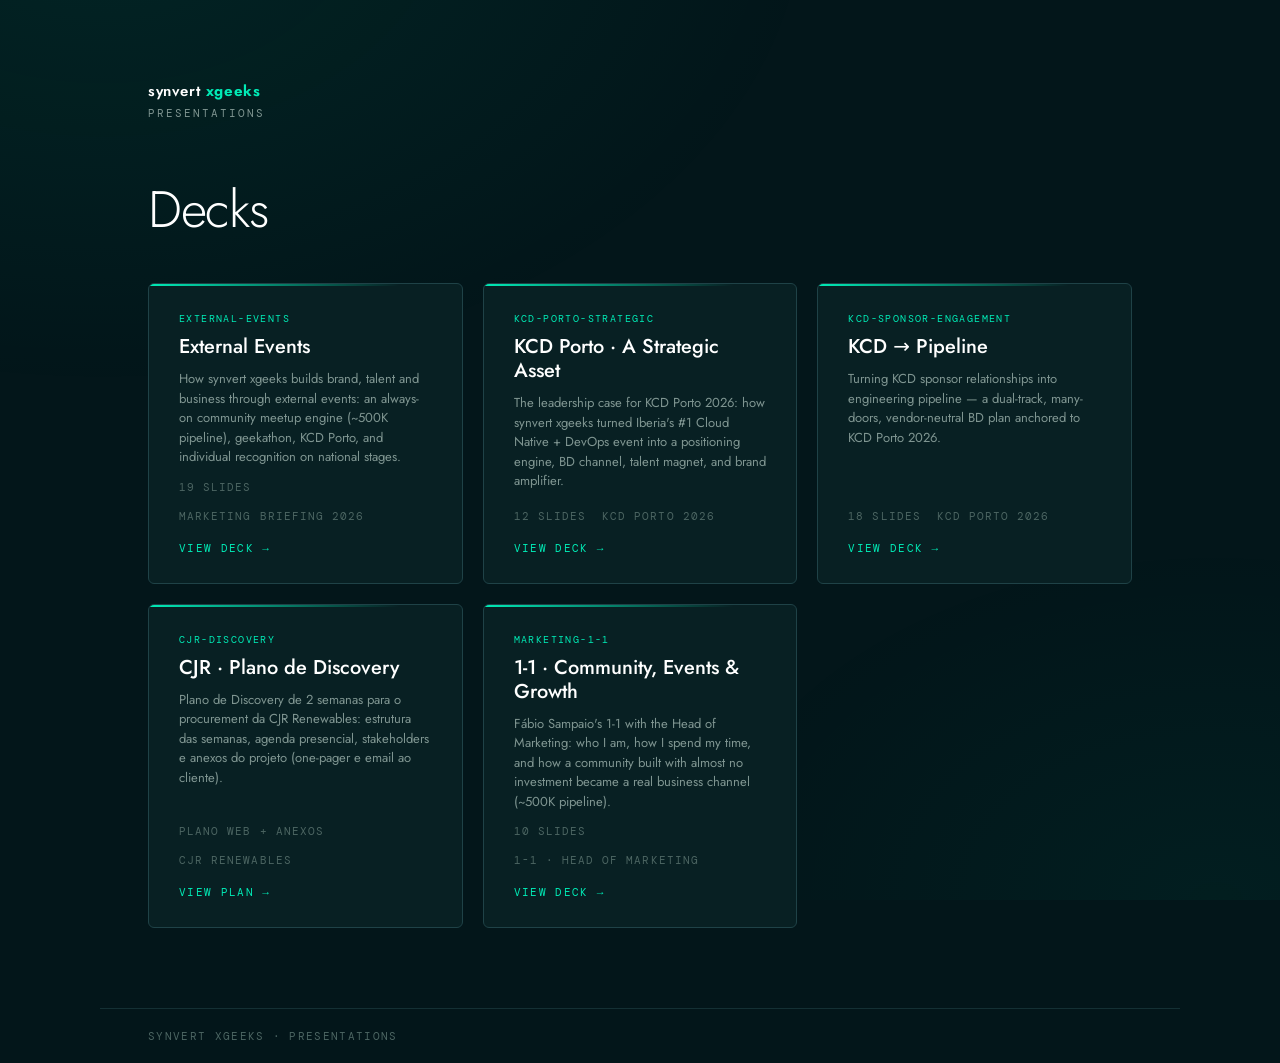
<file: index.html>
<!doctype html>
<html lang="en">
<head>
<meta charset="utf-8">
<meta name="viewport" content="width=device-width,initial-scale=1">
<title>Presentations · synvert xgeeks</title>
<meta name="description" content="synvert xgeeks presentation decks.">
<meta name="theme-color" content="#03161a">
<link rel="preconnect" href="https://fonts.googleapis.com">
<link rel="preconnect" href="https://fonts.gstatic.com" crossorigin>
<link href="https://fonts.googleapis.com/css2?family=Jost:wght@300;400;500;600&family=DM+Mono:wght@400;500&display=swap" rel="stylesheet">
<style>
:root {
  --bg:#03161a; --bg-2:#082023; --bg-3:#0d2a2e;
  --ink:#ffffff; --ink-2:#c7d8d4; --ink-3:#7f9591; --ink-4:#4c6562;
  --line:#143034; --line-2:#1f4247;
  --accent:#00EBB6; --accent-dim:#11b89a;
  --warm:#ff966e;
  --display:'Jost','Futura','Century Gothic',system-ui,sans-serif;
  --mono:'DM Mono',ui-monospace,SFMono-Regular,Menlo,monospace;
}
* { box-sizing:border-box; }
html, body { margin:0; padding:0; min-height:100vh; background:var(--bg); color:var(--ink); font-family:var(--display); -webkit-font-smoothing:antialiased; }
body { display:flex; flex-direction:column; }
body::before { content:''; position:fixed; inset:0; background:radial-gradient(ellipse 1200px 800px at 8% -10%, rgba(0,235,182,0.07), transparent 60%), radial-gradient(ellipse 900px 600px at 95% 100%, rgba(0,235,182,0.04), transparent 60%); pointer-events:none; z-index:0; }
.page { position:relative; z-index:1; max-width:1080px; margin:0 auto; width:100%; padding:80px 48px 80px; flex:1; }
header { margin-bottom:64px; }
.logo { font-family:var(--display); font-weight:600; font-size:15px; letter-spacing:0.04em; color:var(--ink); }
.logo b { color:var(--accent); }
.logo-sub { font-family:var(--mono); font-size:11px; letter-spacing:0.18em; text-transform:uppercase; color:var(--ink-3); margin-top:4px; }
h1 { font-family:var(--display); font-weight:300; font-size:clamp(32px,4vw,52px); line-height:1; letter-spacing:-0.025em; margin:0 0 12px; }
.deck-grid { display:grid; grid-template-columns:repeat(auto-fill, minmax(300px, 1fr)); gap:20px; margin-top:48px; }
.deck-card { background:var(--bg-2); border:1px solid var(--line-2); border-radius:6px; padding:28px 30px; text-decoration:none; color:inherit; display:flex; flex-direction:column; gap:10px; transition:border-color 200ms, background 200ms; position:relative; overflow:hidden; }
.deck-card::after { content:''; position:absolute; top:0; left:0; right:0; height:2px; background:linear-gradient(90deg,var(--accent),transparent 80%); }
.deck-card:hover { border-color:var(--accent-dim); background:var(--bg-3); }
.deck-card .deck-slug { font-family:var(--mono); font-size:10px; letter-spacing:0.14em; text-transform:uppercase; color:var(--accent); }
.deck-card .deck-title { font-family:var(--display); font-weight:500; font-size:20px; color:var(--ink); line-height:1.2; }
.deck-card .deck-desc { font-size:13px; color:var(--ink-3); line-height:1.5; flex:1; }
.deck-card .deck-meta { font-family:var(--mono); font-size:10.5px; letter-spacing:0.1em; text-transform:uppercase; color:var(--ink-4); display:flex; gap:16px; flex-wrap:wrap; margin-top:4px; }
.deck-card .deck-arrow { font-family:var(--mono); font-size:11px; letter-spacing:0.12em; text-transform:uppercase; color:var(--accent); margin-top:8px; }
footer { position:relative; z-index:1; border-top:1px solid var(--line); padding:20px 48px; font-family:var(--mono); font-size:11px; letter-spacing:0.12em; text-transform:uppercase; color:var(--ink-4); max-width:1080px; margin:0 auto; width:100%; }
@media (max-width:600px) { .page, footer { padding-left:22px; padding-right:22px; } .page { padding-top:48px; } }
</style>
</head>
<body>

<div class="page">
  <header>
    <div class="logo">synvert <b>xgeeks</b></div>
    <div class="logo-sub">Presentations</div>
  </header>

  <h1>Decks</h1>

  <div class="deck-grid">

    <!-- Add a .deck-card entry for each new presentation folder -->
    <a class="deck-card" href="external-events/">
      <div class="deck-slug">external-events</div>
      <div class="deck-title">External Events</div>
      <div class="deck-desc">How synvert xgeeks builds brand, talent and business through external events: an always-on community meetup engine (~500K pipeline), geekathon, KCD Porto, and individual recognition on national stages.</div>
      <div class="deck-meta"><span>19 slides</span><span>Marketing briefing 2026</span></div>
      <div class="deck-arrow">View deck →</div>
    </a>

    <a class="deck-card" href="kcd-porto-strategic/">
      <div class="deck-slug">kcd-porto-strategic</div>
      <div class="deck-title">KCD Porto · A Strategic Asset</div>
      <div class="deck-desc">The leadership case for KCD Porto 2026: how synvert xgeeks turned Iberia's #1 Cloud Native + DevOps event into a positioning engine, BD channel, talent magnet, and brand amplifier.</div>
      <div class="deck-meta"><span>12 slides</span><span>KCD Porto 2026</span></div>
      <div class="deck-arrow">View deck →</div>
    </a>

    <a class="deck-card" href="kcd-sponsor-engagement/">
      <div class="deck-slug">kcd-sponsor-engagement</div>
      <div class="deck-title">KCD → Pipeline</div>
      <div class="deck-desc">Turning KCD sponsor relationships into engineering pipeline — a dual-track, many-doors, vendor-neutral BD plan anchored to KCD Porto 2026.</div>
      <div class="deck-meta"><span>18 slides</span><span>KCD Porto 2026</span></div>
      <div class="deck-arrow">View deck →</div>
    </a>

    <a class="deck-card" href="cjr-discovery/">
      <div class="deck-slug">cjr-discovery</div>
      <div class="deck-title">CJR · Plano de Discovery</div>
      <div class="deck-desc">Plano de Discovery de 2 semanas para o procurement da CJR Renewables: estrutura das semanas, agenda presencial, stakeholders e anexos do projeto (one-pager e email ao cliente).</div>
      <div class="deck-meta"><span>Plano web + anexos</span><span>CJR Renewables</span></div>
      <div class="deck-arrow">View plan →</div>
    </a>

    <a class="deck-card" href="marketing-1-1/">
      <div class="deck-slug">marketing-1-1</div>
      <div class="deck-title">1-1 · Community, Events &amp; Growth</div>
      <div class="deck-desc">Fábio Sampaio's 1-1 with the Head of Marketing: who I am, how I spend my time, and how a community built with almost no investment became a real business channel (~500K pipeline).</div>
      <div class="deck-meta"><span>10 slides</span><span>1-1 · Head of Marketing</span></div>
      <div class="deck-arrow">View deck →</div>
    </a>

    <!-- COPY THIS BLOCK for each new presentation:
    <a class="deck-card" href="folder-name/">
      <div class="deck-slug">folder-name</div>
      <div class="deck-title">Presentation Title</div>
      <div class="deck-desc">One or two sentences describing the deck.</div>
      <div class="deck-meta"><span>N slides</span><span>Date or occasion</span></div>
      <div class="deck-arrow">View deck →</div>
    </a>
    -->

  </div>
</div>

<footer>synvert xgeeks · presentations</footer>

</body>
</html>
</file>
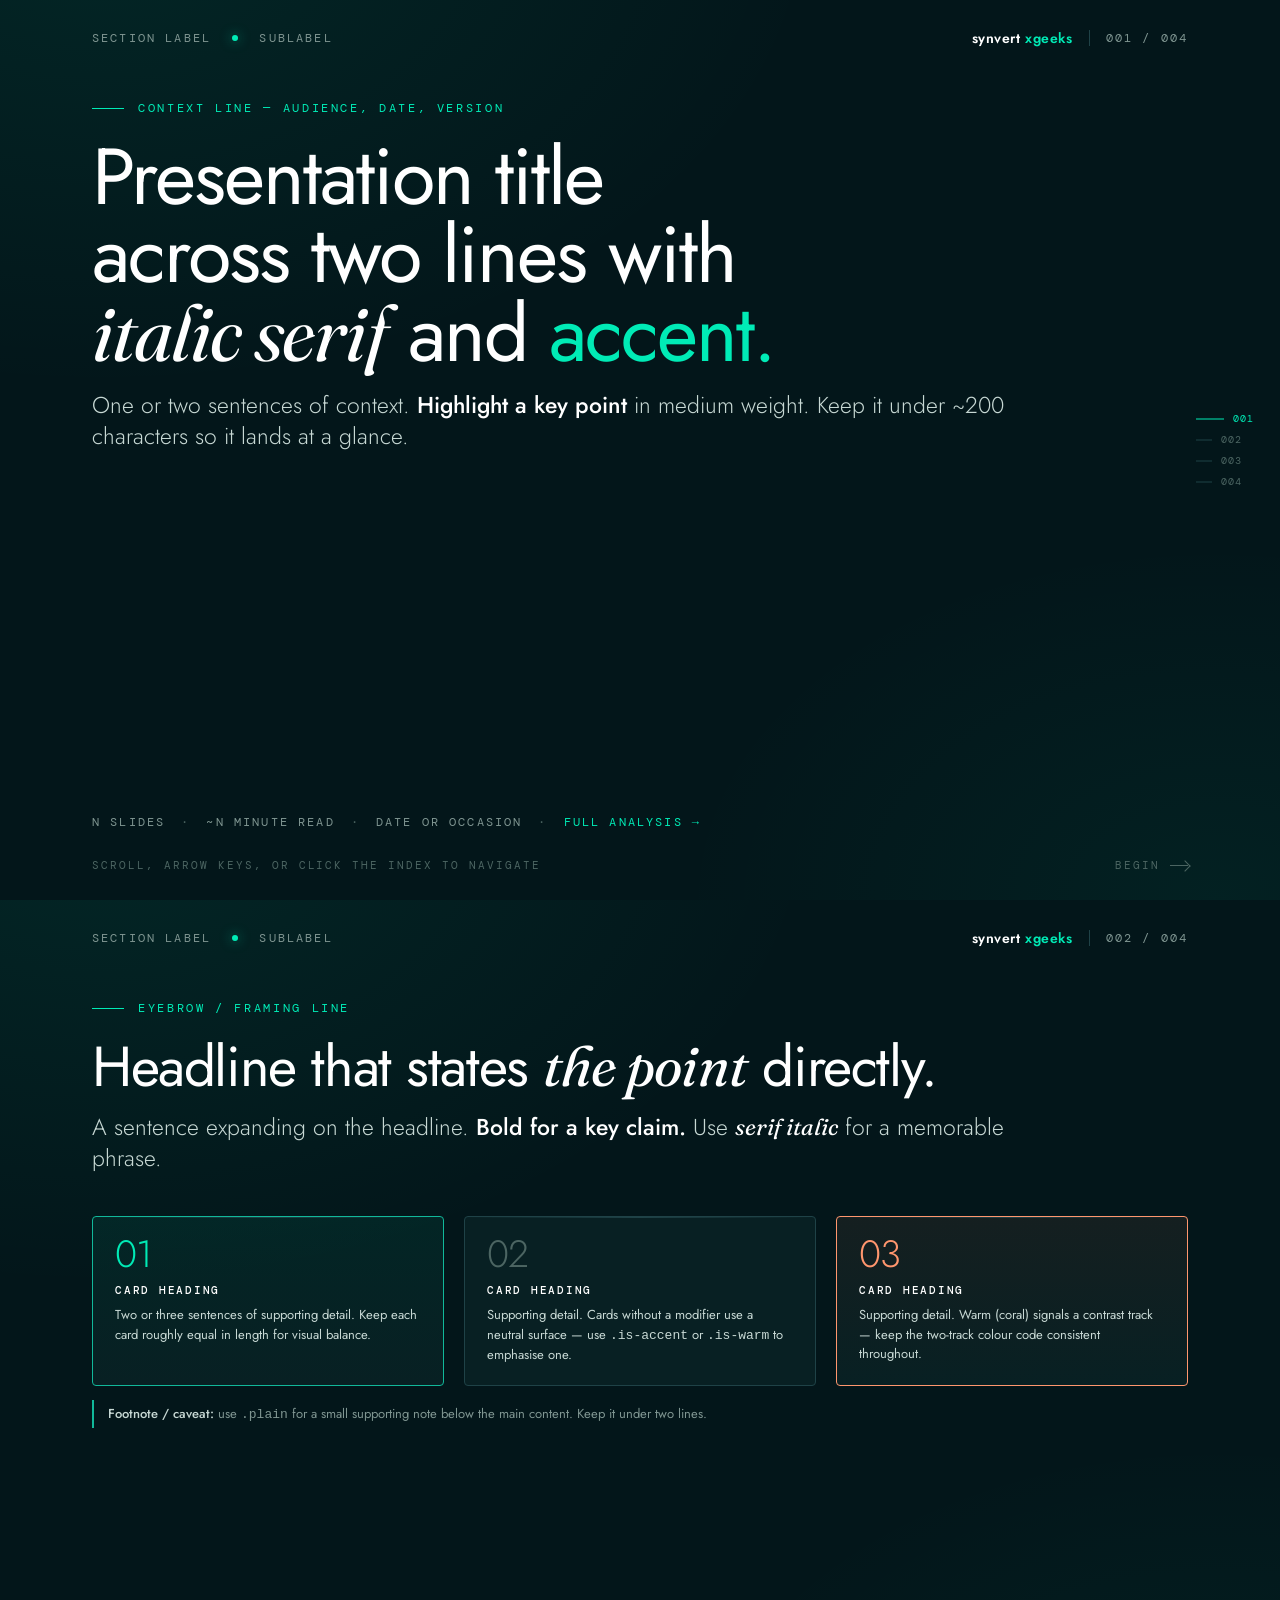
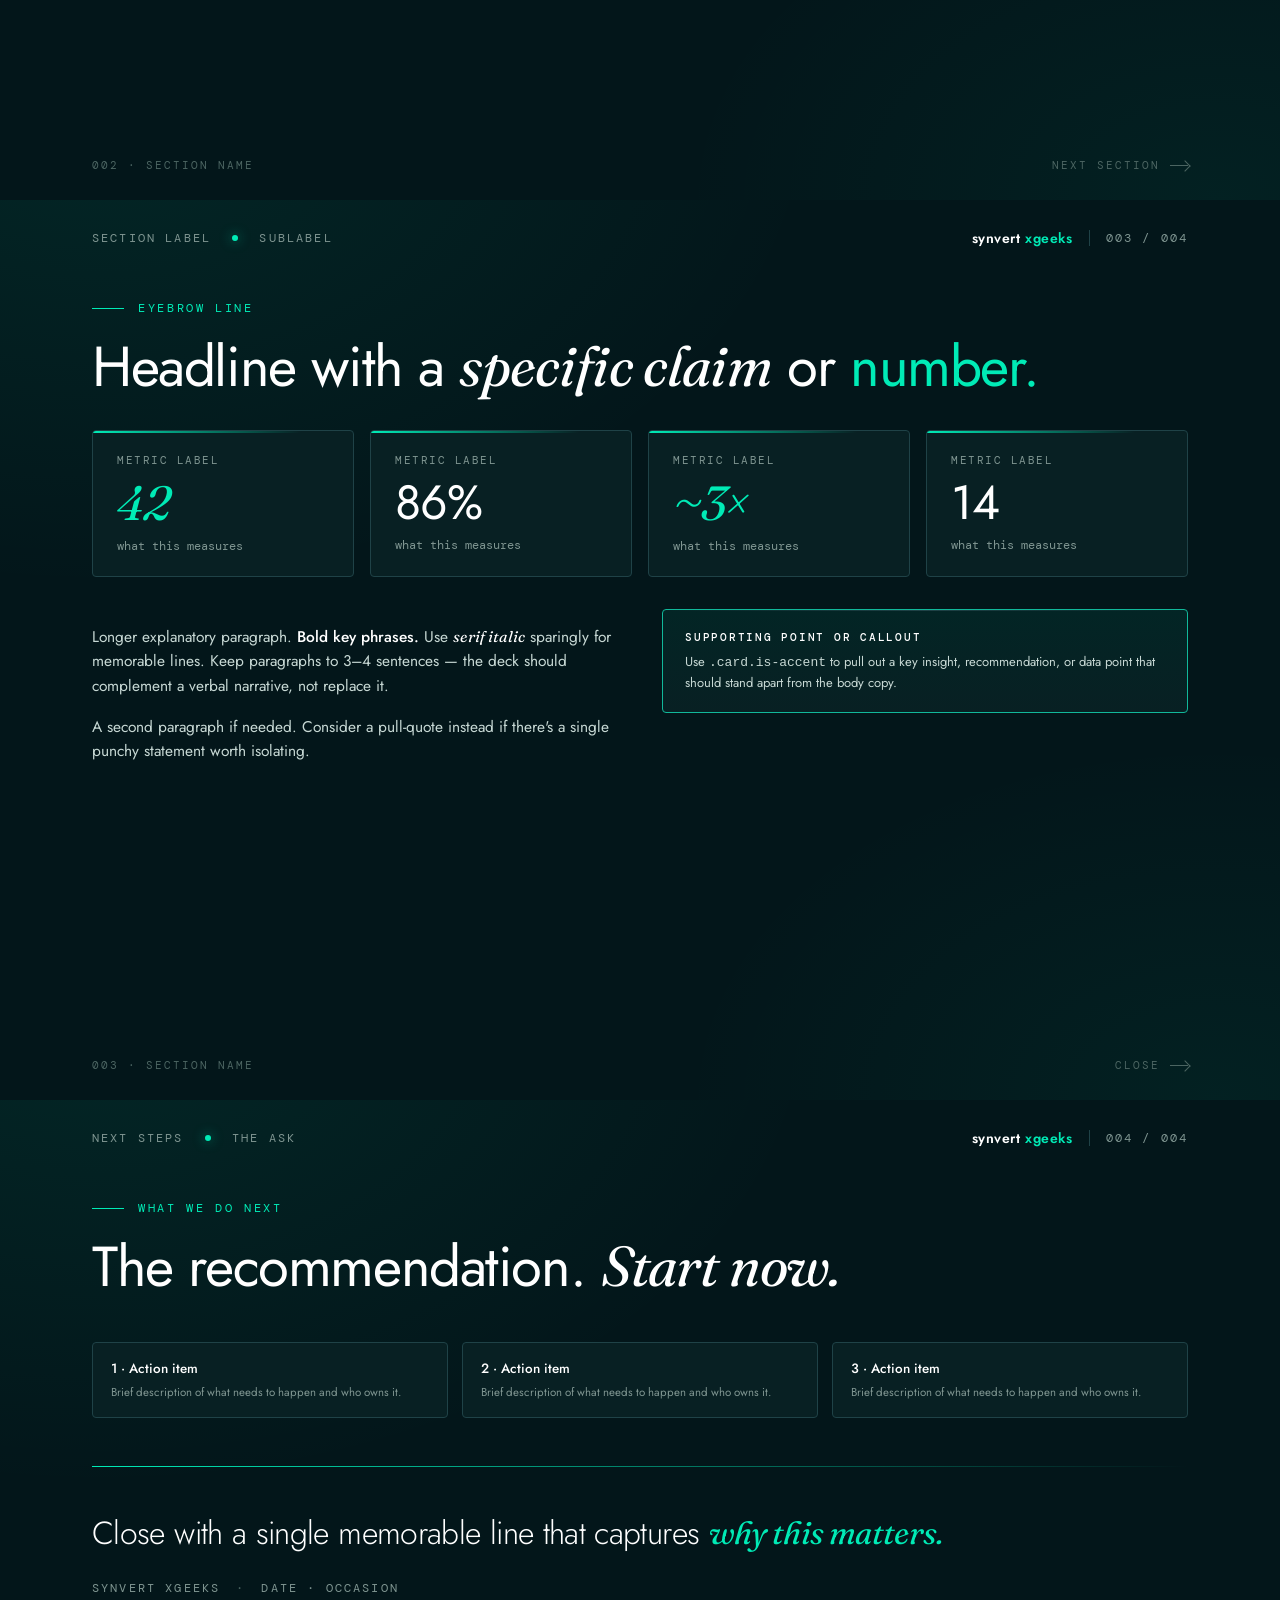
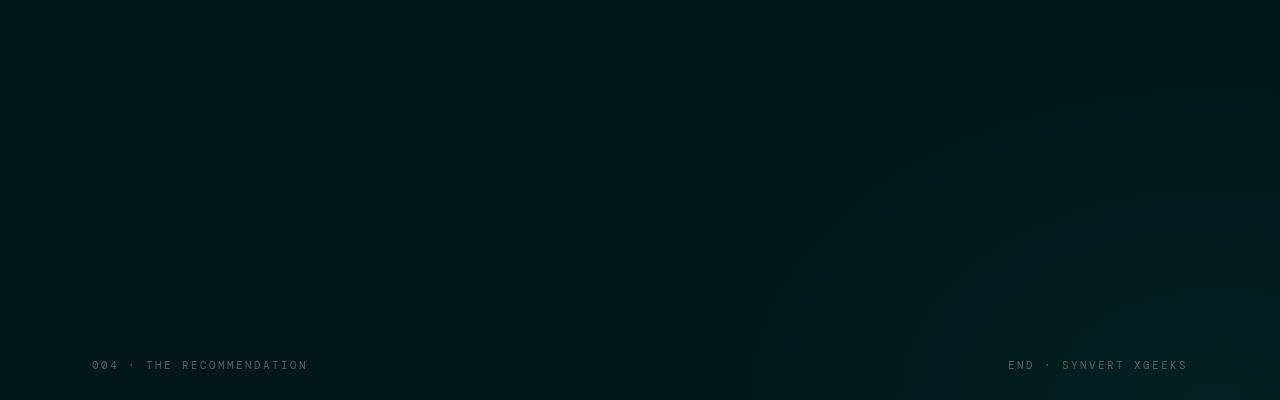
<file: _template/index.html>
<!doctype html>
<html lang="en">
<head>
<meta charset="utf-8">
<meta name="viewport" content="width=device-width,initial-scale=1">
<!-- EDIT: title and description -->
<title>Presentation Title · synvert xgeeks</title>
<meta name="description" content="One-line description of this presentation.">
<meta name="theme-color" content="#03161a">
<link rel="preconnect" href="https://fonts.googleapis.com">
<link rel="preconnect" href="https://fonts.gstatic.com" crossorigin>
<link href="https://fonts.googleapis.com/css2?family=Jost:wght@300;400;500;600;700&family=DM+Mono:wght@400;500&family=Fraunces:ital,wght@0,400;1,400;1,500&display=swap" rel="stylesheet">
<style>
/* ─── Design tokens ──────────────────────────────────────────────────────── */
:root {
  --bg:#03161a; --bg-2:#082023; --bg-3:#0d2a2e;
  --ink:#ffffff; --ink-2:#c7d8d4; --ink-3:#7f9591; --ink-4:#4c6562;
  --line:#143034; --line-2:#1f4247;
  --accent:#00EBB6; --accent-dim:#11b89a; --accent-deep:#064a40;
  --warm:#ff966e;
  --good:#00EBB6; --good-bg:rgba(0,235,182,0.12);
  --bad:#f87171; --bad-bg:rgba(248,113,113,0.12);
  --warn:#fbbf24; --warn-bg:rgba(251,191,36,0.12);
  --display:'Jost','Futura','Century Gothic',system-ui,sans-serif;
  --sans:'Jost','Futura','Century Gothic',system-ui,sans-serif;
  --serif:'Fraunces',Georgia,serif;
  --mono:'DM Mono',ui-monospace,SFMono-Regular,Menlo,monospace;
}
/* ─── Reset & base ───────────────────────────────────────────────────────── */
* { box-sizing:border-box; }
html, body { margin:0; padding:0; background:#000; color:var(--ink); font-family:var(--sans); -webkit-font-smoothing:antialiased; text-rendering:optimizeLegibility; }
html { scroll-behavior:smooth; }
body { min-height:100vh; scroll-snap-type:y mandatory; overflow-y:scroll; overscroll-behavior:contain; }
.deck { display:block; }
/* ─── Slide shell ────────────────────────────────────────────────────────── */
.slide { position:relative; min-height:100vh; background:var(--bg); scroll-snap-align:start; scroll-snap-stop:always; overflow:hidden; display:flex; flex-direction:column; }
.slide::before { content:''; position:absolute; inset:0; background:radial-gradient(ellipse 1200px 800px at 8% -10%, rgba(0,235,182,0.08), transparent 60%), radial-gradient(ellipse 900px 600px at 95% 100%, rgba(0,235,182,0.05), transparent 60%); pointer-events:none; z-index:0; }
.frame { position:relative; flex:1; padding:100px 92px 70px; display:flex; flex-direction:column; z-index:1; max-width:1520px; margin:0 auto; width:100%; }
/* ─── Chrome (top bar) ───────────────────────────────────────────────────── */
.chrome { position:absolute; top:28px; left:92px; right:92px; display:flex; justify-content:space-between; align-items:center; z-index:2; font-family:var(--mono); font-size:12px; letter-spacing:0.18em; text-transform:uppercase; color:var(--ink-3); }
.chrome .dot { display:inline-block; width:6px; height:6px; background:var(--accent); border-radius:999px; margin:0 12px 2px; vertical-align:middle; box-shadow:0 0 12px rgba(0,235,182,0.6); }
.chrome__right { display:flex; align-items:center; gap:16px; }
.chrome__mark { font-family:var(--display); font-weight:600; font-size:14px; letter-spacing:0.04em; text-transform:none; color:var(--ink); }
.chrome__mark b { color:var(--accent); font-weight:600; }
.chrome__pageno { border-left:1px solid var(--line-2); padding-left:16px; color:var(--ink-3); }
/* ─── Typography ─────────────────────────────────────────────────────────── */
.kicker { font-family:var(--mono); font-size:12px; letter-spacing:0.22em; text-transform:uppercase; color:var(--accent); display:inline-flex; align-items:center; gap:14px; margin:0 0 22px 0; }
.kicker::before { content:''; width:32px; height:1px; background:var(--accent); }
.display { font-family:var(--display); font-weight:400; line-height:0.98; letter-spacing:-0.025em; color:var(--ink); margin:0; }
.display em, .display i { font-family:var(--serif); font-style:italic; font-weight:400; letter-spacing:-0.015em; }
.display .accent { color:var(--accent); }
h1.display { font-size:clamp(40px,6.2vw,90px); }
h2.display { font-size:clamp(28px,4.4vw,58px); }
.subhead { font-family:var(--display); font-weight:300; font-size:clamp(17px,1.85vw,23px); line-height:1.35; color:var(--ink-2); margin:18px 0 0 0; max-width:980px; }
.subhead em { font-family:var(--serif); font-style:italic; font-weight:400; color:var(--ink); }
.subhead strong { font-weight:500; color:var(--ink); }
.body-text { font-family:var(--display); font-weight:400; font-size:15.5px; line-height:1.6; color:var(--ink-2); max-width:920px; }
.body-text strong { color:var(--ink); font-weight:500; }
.body-text em { font-family:var(--serif); font-style:italic; font-weight:400; color:var(--ink); }
.accent-text { color:var(--accent); } .warm-text { color:var(--warm); } .muted { color:var(--ink-3); }
.plain { font-family:var(--display); font-size:13px; line-height:1.5; color:var(--ink-3); border-left:2px solid var(--accent-dim); padding:4px 0 4px 14px; margin:14px 0 0; max-width:980px; }
.plain b { color:var(--ink-2); font-weight:500; }
.pull-quote { font-family:var(--display); font-weight:300; font-size:clamp(24px,3.5vw,44px); line-height:1.15; letter-spacing:-0.02em; color:var(--ink); max-width:1140px; margin:0; }
.pull-quote em { font-family:var(--serif); font-style:italic; font-weight:400; color:var(--accent); }
/* ─── Bottom bar ─────────────────────────────────────────────────────────── */
.slide__bottom { position:absolute; bottom:28px; left:92px; right:92px; display:flex; justify-content:space-between; align-items:flex-end; font-family:var(--mono); font-size:11px; letter-spacing:0.18em; text-transform:uppercase; color:var(--ink-4); z-index:2; }
.slide__bottom .hint { display:flex; align-items:center; gap:10px; }
.slide__bottom .hint .arrow { display:inline-block; width:18px; height:1px; background:var(--ink-4); position:relative; }
.slide__bottom .hint .arrow::after { content:''; position:absolute; right:-1px; top:-3px; width:7px; height:7px; border-right:1px solid var(--ink-4); border-bottom:1px solid var(--ink-4); transform:rotate(-45deg); }
/* ─── Progress rail ──────────────────────────────────────────────────────── */
.deck-progress { position:fixed; right:26px; top:50%; transform:translateY(-50%); z-index:50; display:flex; flex-direction:column; gap:5px; font-family:var(--mono); font-size:9.5px; letter-spacing:0.12em; text-transform:uppercase; color:var(--ink-4); }
.deck-progress a { color:inherit; text-decoration:none; display:flex; align-items:center; gap:9px; padding:2px 0; cursor:pointer; transition:color 200ms; }
.deck-progress a:hover { color:var(--ink-2); }
.deck-progress a::before { content:''; width:16px; height:1px; background:var(--line-2); transition:background 200ms,width 200ms; }
.deck-progress a.is-active { color:var(--accent); }
.deck-progress a.is-active::before { background:var(--accent); width:28px; }
/* ─── Cover helpers ──────────────────────────────────────────────────────── */
.cover-slot { margin-top:auto; display:flex; flex-direction:column; gap:16px; }
.cover-meta { font-family:var(--mono); font-size:12px; letter-spacing:0.18em; text-transform:uppercase; color:var(--ink-3); display:flex; gap:16px; flex-wrap:wrap; }
.cover-meta span + span::before { content:'·'; margin-right:16px; color:var(--ink-4); }
/* ─── Grids ──────────────────────────────────────────────────────────────── */
.grid-2 { display:grid; grid-template-columns:1fr 1fr; gap:44px; align-items:start; }
.grid-3 { display:grid; grid-template-columns:1fr 1fr 1fr; gap:20px; }
.grid-4 { display:grid; grid-template-columns:repeat(4,1fr); gap:16px; }
.divider { height:1px; background:var(--line-2); margin:24px 0; }
.divider--accent { background:linear-gradient(90deg,var(--accent),transparent); }
/* ─── Cards ──────────────────────────────────────────────────────────────── */
.card { background:var(--bg-2); border:1px solid var(--line-2); padding:20px 22px; border-radius:4px; position:relative; overflow:hidden; }
.card::before { content:''; position:absolute; top:0; left:0; right:0; height:1px; background:linear-gradient(90deg,transparent,var(--line-2),transparent); }
.card .card-num { font-family:var(--display); font-weight:300; font-size:38px; line-height:0.9; color:var(--ink-4); letter-spacing:-0.02em; }
.card .card-label { font-family:var(--mono); font-size:11px; letter-spacing:0.16em; text-transform:uppercase; color:var(--ink); margin-top:12px; font-weight:500; }
.card .card-body { font-size:13px; color:var(--ink-2); line-height:1.5; margin-top:8px; }
.card.is-accent { border-color:var(--accent-dim); background:linear-gradient(180deg,rgba(0,235,182,0.07),var(--bg-2)); }
.card.is-accent .card-num { color:var(--accent); }
.card.is-warm { border-color:var(--warm); background:linear-gradient(180deg,rgba(255,150,110,0.07),var(--bg-2)); }
.card.is-warm .card-num { color:var(--warm); }
/* ─── KPIs ───────────────────────────────────────────────────────────────── */
.kpi { background:var(--bg-2); border:1px solid var(--line-2); padding:22px 24px; border-radius:4px; display:flex; flex-direction:column; gap:6px; position:relative; overflow:hidden; }
.kpi::after { content:''; position:absolute; left:0; right:0; top:0; height:2px; background:linear-gradient(90deg,var(--accent),transparent 80%); }
.kpi .kpi-label { font-family:var(--mono); font-size:11px; letter-spacing:0.14em; text-transform:uppercase; color:var(--ink-3); }
.kpi .kpi-value { font-family:var(--display); font-weight:400; font-size:48px; line-height:1; color:var(--ink); letter-spacing:-0.025em; margin-top:6px; }
.kpi .kpi-value em { font-family:var(--serif); font-style:italic; font-weight:400; color:var(--accent); }
.kpi .kpi-sub { font-family:var(--mono); font-size:12px; color:var(--ink-3); margin-top:4px; }
/* ─── Lanes (two-track) ──────────────────────────────────────────────────── */
.lanes { display:grid; grid-template-columns:1fr 1fr; gap:22px; margin-top:24px; }
.lane { border:1px solid var(--line-2); border-radius:6px; padding:22px 24px; background:var(--bg-2); }
.lane.a { border-top:3px solid var(--warm); } .lane.b { border-top:3px solid var(--accent); }
.lane .lane-role { font-family:var(--mono); font-size:11px; letter-spacing:0.14em; text-transform:uppercase; color:var(--ink-3); }
.lane .lane-title { font-family:var(--display); font-weight:500; font-size:20px; color:var(--ink); margin:6px 0 12px; }
.lane.a .lane-title { color:var(--warm); } .lane.b .lane-title { color:var(--accent); }
.lane ul { margin:0; padding-left:18px; } .lane li { font-size:13.5px; color:var(--ink-2); line-height:1.5; margin-bottom:7px; }
/* ─── Rule strip ─────────────────────────────────────────────────────────── */
.rule-strip { margin-top:22px; display:grid; grid-template-columns:repeat(4,1fr); gap:14px; }
.rule-strip .rule-item { border:1px solid var(--line-2); border-radius:4px; padding:14px 16px; background:var(--bg-2); }
.rule-strip .rule-n { font-family:var(--mono); font-size:11px; color:var(--accent); letter-spacing:0.12em; }
.rule-strip .rule-t { font-family:var(--display); font-weight:500; font-size:13.5px; color:var(--ink); margin-top:7px; line-height:1.35; }
.rule-strip .rule-d { font-size:11.5px; color:var(--ink-3); line-height:1.45; margin-top:5px; }
/* ─── Data table ─────────────────────────────────────────────────────────── */
.dt { margin-top:18px; border:1px solid var(--line-2); border-radius:6px; overflow:hidden; font-size:12.5px; }
.dt .dt-h, .dt .dt-r { display:grid; align-items:center; }
.dt .dt-h { background:var(--bg-3); font-family:var(--mono); font-size:10px; letter-spacing:0.1em; text-transform:uppercase; color:var(--ink-3); padding:10px 16px; }
.dt .dt-r { padding:10px 16px; border-top:1px solid var(--line); background:var(--bg-2); color:var(--ink-2); }
.dt .dt-r b { color:var(--ink); font-weight:500; }
/* ─── Status chips ───────────────────────────────────────────────────────── */
.heat { font-family:var(--mono); font-size:10px; letter-spacing:0.06em; text-transform:uppercase; padding:2px 9px; border-radius:999px; display:inline-block; }
.heat.hot { color:var(--warm); border:1px solid var(--warm); }
.heat.warm { color:var(--warn); border:1px solid rgba(251,191,36,0.5); }
.heat.cold { color:var(--ink-3); border:1px solid var(--line-2); }
.tag-pill { font-family:var(--mono); font-size:10px; letter-spacing:0.05em; padding:1px 8px; border-radius:999px; }
.tag-pill.cli { color:var(--accent); border:1px solid var(--accent-dim); }
.tag-pill.par { color:var(--warm); border:1px solid var(--warm); }
.tag-pill.com { color:var(--ink-3); border:1px solid var(--line-2); }
.tag-pill.yes { color:var(--accent); border:1px solid var(--accent-dim); }
.tag-pill.no  { color:var(--ink-3); border:1px solid var(--line-2); }
/* ─── State matrix ───────────────────────────────────────────────────────── */
.smx { margin-top:20px; border:1px solid var(--line-2); border-radius:6px; overflow:hidden; }
.smx .smx-h, .smx .smx-r { display:grid; grid-template-columns:1.3fr 1fr 1.1fr 1.6fr; }
.smx .smx-h { background:var(--bg-3); font-family:var(--mono); font-size:10px; letter-spacing:0.1em; text-transform:uppercase; color:var(--ink-3); }
.smx .smx-h > div, .smx .smx-r > div { padding:11px 16px; border-top:1px solid var(--line); }
.smx .smx-r { background:var(--bg-2); font-size:12.5px; color:var(--ink-2); line-height:1.4; }
.smx .smx-r .st { font-family:var(--display); font-weight:500; color:var(--ink); }
.smx .smx-r b { color:var(--ink); font-weight:500; }
.go-yes { color:var(--accent); font-weight:500; } .go-no { color:var(--bad); font-weight:500; } .go-soft { color:var(--warn); font-weight:500; }
/* ─── Route-in schematic ─────────────────────────────────────────────────── */
.schema { display:grid; grid-template-columns:1fr 64px 1fr; gap:0; align-items:center; margin-top:24px; }
.schema .col-h { font-family:var(--mono); font-size:10.5px; letter-spacing:0.12em; text-transform:uppercase; margin-bottom:12px; }
.schema .routeins .col-h { color:var(--warm); } .schema .targets .col-h { color:var(--accent); }
.schema .node { background:var(--bg-2); border:1px solid var(--line-2); border-radius:6px; padding:13px 16px; margin-bottom:10px; }
.schema .node .nn { font-family:var(--display); font-weight:500; font-size:14px; color:var(--ink); }
.schema .node .nr { font-size:11.5px; color:var(--ink-3); margin-top:2px; }
.schema .routeins .node { border-left:3px solid var(--warm); }
.schema .targets .node { border-left:3px solid var(--accent); }
.schema .arrow-col { display:flex; flex-direction:column; align-items:center; gap:6px; color:var(--accent); }
.schema .arrow-col .ln { font-family:var(--mono); font-size:8.5px; letter-spacing:0.08em; color:var(--ink-3); text-transform:uppercase; text-align:center; }
.schema .arrow-col .ar { font-size:22px; line-height:1; color:var(--accent); }
/* ─── Person / bench ─────────────────────────────────────────────────────── */
.bench { display:grid; grid-template-columns:repeat(3,1fr); gap:12px; margin-top:8px; }
.person { background:var(--bg-2); border:1px solid var(--line-2); border-radius:4px; padding:13px 15px; }
.person .pn { font-family:var(--display); font-weight:500; font-size:15px; color:var(--ink); }
.person .pr { font-family:var(--mono); font-size:9.5px; letter-spacing:0.08em; text-transform:uppercase; color:var(--accent); margin:3px 0 6px; }
.person .pb { font-size:12px; color:var(--ink-2); line-height:1.45; }
.person.open { border-left:3px solid var(--warm); } .person.open .pr { color:var(--warm); }
.person.tech { border-left:3px solid var(--accent); }
/* ─── Doors ──────────────────────────────────────────────────────────────── */
.doors { display:grid; grid-template-columns:repeat(4,1fr); gap:13px; margin-top:22px; }
.door { background:var(--bg-2); border:1px solid var(--line-2); border-radius:4px; padding:16px 17px; display:flex; flex-direction:column; gap:7px; }
.door .door-phase { font-family:var(--mono); font-size:9.5px; letter-spacing:0.12em; text-transform:uppercase; color:var(--accent); }
.door .door-name { font-family:var(--display); font-weight:500; font-size:15.5px; color:var(--ink); line-height:1.2; }
.door .door-body { font-size:11.5px; color:var(--ink-2); line-height:1.45; }
.door.hot { border-color:var(--accent-dim); background:linear-gradient(180deg,rgba(0,235,182,0.06),var(--bg-2)); }
/* ─── Segmentation table ─────────────────────────────────────────────────── */
.segtable { margin-top:20px; border:1px solid var(--line-2); border-radius:6px; overflow:hidden; font-size:12px; }
.segtable .seg-row { display:grid; grid-template-columns:150px 1fr; border-bottom:1px solid var(--line); }
.segtable .seg-row:last-child { border-bottom:0; }
.segtable .seg-h { background:var(--bg-3); font-family:var(--mono); font-size:10px; letter-spacing:0.1em; text-transform:uppercase; padding:12px 16px; display:flex; align-items:center; }
.segtable .seg-h.client { color:var(--accent); } .segtable .seg-h.partner { color:var(--warm); } .segtable .seg-h.neutral { color:var(--ink-3); }
.segtable .seg-names { padding:12px 16px; color:var(--ink-2); line-height:1.55; background:var(--bg-2); }
.segtable .seg-names b { color:var(--ink); font-weight:500; } .segtable .seg-names .dual { color:var(--warm); }
/* ─── Tiers ──────────────────────────────────────────────────────────────── */
.tiers { display:flex; flex-direction:column; gap:11px; margin-top:18px; }
.tier { display:grid; grid-template-columns:118px 1fr; gap:20px; align-items:center; background:var(--bg-2); border:1px solid var(--line-2); border-radius:4px; padding:15px 22px; }
.tier.t1 { border-left:3px solid var(--accent); } .tier.reach { border-left:3px solid var(--warn); } .tier.t2 { border-left:3px solid var(--warm); } .tier.t3 { border-left:3px solid var(--ink-4); }
.tier .tier-tag { font-family:var(--display); font-weight:500; font-size:18px; color:var(--ink); }
.tier .tier-tag small { display:block; font-family:var(--mono); font-size:10px; letter-spacing:0.1em; text-transform:uppercase; color:var(--ink-3); margin-top:4px; }
.tier .tier-body { font-size:13.5px; color:var(--ink-2); line-height:1.5; }
.tier .tier-body strong { color:var(--ink); font-weight:500; }
/* ─── Account board ──────────────────────────────────────────────────────── */
.board { display:grid; grid-template-columns:repeat(4,1fr); gap:13px; margin-top:22px; }
.acct { background:var(--bg-2); border:1px solid var(--line-2); border-radius:4px; padding:15px 16px; display:flex; flex-direction:column; gap:6px; }
.acct .acct-name { font-family:var(--display); font-weight:500; font-size:15px; color:var(--ink); }
.acct .acct-pain { font-size:11.5px; color:var(--ink-2); line-height:1.4; flex:1; }
.acct .acct-status { font-family:var(--mono); font-size:9px; letter-spacing:0.06em; text-transform:uppercase; }
.acct .acct-status.closed { color:var(--accent); } .acct .acct-status.live { color:var(--warn); }
/* ─── CRM tree ───────────────────────────────────────────────────────────── */
.crm { display:grid; grid-template-columns:1fr 1fr; gap:22px; margin-top:22px; }
.crm-col { background:var(--bg-2); border:1px solid var(--line-2); border-radius:6px; padding:20px 22px; }
.crm-col.kcd { border-top:3px solid var(--accent); } .crm-col.meet { border-top:3px solid var(--warm); }
.crm-col .crm-top { font-family:var(--display); font-weight:500; font-size:18px; margin-bottom:12px; }
.crm-col.kcd .crm-top { color:var(--accent); } .crm-col.meet .crm-top { color:var(--warm); }
.crm-col .lab { font-family:var(--mono); font-size:11px; color:var(--ink-2); padding:6px 0 6px 16px; border-left:1px solid var(--line-2); margin-left:4px; }
.crm-col .lab b { color:var(--ink); }
.crm-fields { margin-top:18px; border:1px solid var(--line-2); border-radius:6px; padding:16px 20px; background:var(--bg-2); font-size:13px; color:var(--ink-2); line-height:1.6; }
.crm-fields b { color:var(--ink); font-weight:500; }
/* ─── Gantt ──────────────────────────────────────────────────────────────── */
.gantt { margin-top:26px; border-top:1px solid var(--line-2); }
.gantt-cols { display:grid; grid-template-columns:120px repeat(6,1fr); font-family:var(--mono); font-size:10.5px; letter-spacing:0.08em; text-transform:uppercase; color:var(--ink-3); padding:12px 0 14px; border-bottom:1px solid var(--line); }
.gantt-cols span { text-align:center; } .gantt-cols span:first-child { text-align:left; }
.gantt-row { display:grid; grid-template-columns:120px 1fr; align-items:center; padding:12px 0; border-bottom:1px solid var(--line); }
.gantt-row .gantt-lane-label { font-family:var(--display); font-weight:500; font-size:14px; }
.gantt-row.a .gantt-lane-label { color:var(--warm); } .gantt-row.b .gantt-lane-label { color:var(--accent); }
.gantt-track { position:relative; height:30px; }
.bar { position:absolute; top:4px; height:22px; border-radius:4px; display:flex; align-items:center; padding:0 12px; font-size:11px; color:#03161a; font-weight:600; white-space:nowrap; overflow:hidden; }
.bar.a { background:linear-gradient(90deg,var(--warm),#ffb594); } .bar.b { background:linear-gradient(90deg,var(--accent),#6ff3da); }
.bar.ghost { background:var(--bg-3); border:1px dashed var(--line-2); color:var(--ink-3); }
.event-flag { position:absolute; top:-8px; bottom:-8px; width:2px; background:var(--accent); }
.event-flag span { position:absolute; top:-20px; left:50%; transform:translateX(-50%); font-family:var(--mono); font-size:9px; letter-spacing:0.1em; color:var(--accent); white-space:nowrap; }
/* ─── Messages ───────────────────────────────────────────────────────────── */
.msgwrap { display:grid; grid-template-columns:1fr 1fr; gap:18px; margin-top:22px; }
.msg { border-left:2px solid var(--accent); background:var(--bg-2); padding:13px 18px; border-radius:0 4px 4px 0; margin-bottom:12px; }
.msg .msg-label { font-family:var(--mono); font-size:10px; letter-spacing:0.12em; text-transform:uppercase; color:var(--accent); margin-bottom:6px; }
.msg .msg-text { font-family:var(--serif); font-style:italic; font-size:14.5px; color:var(--ink-2); line-height:1.5; }
.msg .msg-text b { font-style:normal; color:var(--ink); }
.redline { border-left-color:var(--bad); } .redline .msg-label { color:var(--bad); } .redline .msg-text { font-style:normal; font-family:var(--display); }
/* ─── Tag row ────────────────────────────────────────────────────────────── */
.tag-row { display:grid; grid-template-columns:repeat(5,1fr); gap:14px; margin-top:28px; }
.tag-row .tag { background:var(--bg-2); border:1px solid var(--line-2); border-radius:4px; padding:16px 18px; }
.tag .tag-head { font-family:var(--display); font-weight:500; font-size:13.5px; color:var(--ink); margin-bottom:6px; }
.tag .tag-body { font-size:11.5px; color:var(--ink-3); line-height:1.5; }
/* ─── Reveal animation ───────────────────────────────────────────────────── */
.fade-up { opacity:0; transform:translateY(18px); transition:opacity 700ms cubic-bezier(0.2,0.7,0.2,1),transform 700ms cubic-bezier(0.2,0.7,0.2,1); }
.fade-up.in { opacity:1; transform:translateY(0); }
.fade-up.d1 { transition-delay:90ms; } .fade-up.d2 { transition-delay:180ms; } .fade-up.d3 { transition-delay:270ms; } .fade-up.d4 { transition-delay:360ms; }
/* ─── Responsive ─────────────────────────────────────────────────────────── */
@media (max-width:1150px) {
  .frame { padding:90px 46px 62px; }
  .chrome, .slide__bottom { left:46px; right:46px; }
  .grid-2, .lanes, .msgwrap, .crm { grid-template-columns:1fr; gap:22px; }
  .grid-3, .bench { grid-template-columns:1fr; }
  .grid-4, .board, .doors, .rule-strip { grid-template-columns:1fr 1fr; }
  .tag-row { grid-template-columns:1fr 1fr; }
  .smx .smx-h { display:none; } .smx .smx-r { grid-template-columns:1fr; gap:0; }
  .schema { grid-template-columns:1fr; } .schema .arrow-col { flex-direction:row; padding:8px 0; }
  .gantt-cols, .gantt-row { grid-template-columns:90px 1fr; } .gantt-cols span:not(:first-child) { display:none; }
  .segtable .seg-row, .dt .dt-h, .dt .dt-r { grid-template-columns:1fr !important; }
  .deck-progress { display:none; }
}
@media (max-width:700px) {
  .frame { padding:78px 20px 54px; }
  .chrome, .slide__bottom { left:20px; right:20px; font-size:10px; }
  .grid-4, .board, .doors, .rule-strip, .tag-row, .bench { grid-template-columns:1fr; }
  .tier { grid-template-columns:1fr; gap:8px; }
}
@media (prefers-reduced-motion:reduce) { html { scroll-behavior:auto; } .fade-up { transition:none; opacity:1; transform:none; } }
</style>
</head>
<body>

<!-- EDIT: update href targets and slide count to match your deck -->
<nav class="deck-progress" aria-label="Deck progress">
  <a href="#s1" data-target="s1"><span>001</span></a>
  <a href="#s2" data-target="s2"><span>002</span></a>
  <a href="#s3" data-target="s3"><span>003</span></a>
  <a href="#s4" data-target="s4"><span>004</span></a>
</nav>

<main class="deck">

<!-- ═══════════════════════════════════════════════════════════════
  SLIDE SKELETON — copy this block for every new slide:

  <section class="slide" id="sNN">
    <div class="chrome">
      <div class="chrome__left">SECTION LABEL <span class="dot"></span> SUBLABEL</div>
      <div class="chrome__right">
        <span class="chrome__mark">synvert <b>xgeeks</b></span>
        <span class="chrome__pageno">0NN / 0TT</span>
      </div>
    </div>
    <div class="frame">
      <p class="kicker fade-up">Eyebrow line</p>
      <h2 class="display fade-up d1">Headline with <em>serif emphasis</em> and <span class="accent">accent</span>.</h2>
      <p class="subhead fade-up d2">Supporting sentence.</p>
      ... content components with fade-up d1..d4 for staggered reveal ...
    </div>
    <div class="slide__bottom">
      <span>0NN · Section name</span>
      <span class="hint">Next teaser <span class="arrow"></span></span>
    </div>
  </section>

  When you add a slide:
  1. Add <a href="#sNN" data-target="sNN"><span>0NN</span></a> to .deck-progress above.
  2. Update chrome__pageno and slide__bottom counts on all slides.
═══════════════════════════════════════════════════════════════ -->


<!-- 001 Cover -->
<!-- EDIT: section label, deck title, subtitle, cover-meta -->
<section class="slide" id="s1">
  <div class="chrome">
    <div class="chrome__left">SECTION LABEL <span class="dot"></span> SUBLABEL</div>
    <div class="chrome__right">
      <span class="chrome__mark">synvert <b>xgeeks</b></span>
      <span class="chrome__pageno">001 / 004</span>
    </div>
  </div>
  <div class="frame">
    <p class="kicker fade-up">Context line — audience, date, version</p>
    <h1 class="display fade-up d1">Presentation title<br>across two lines with<br><em>italic serif</em> and <span class="accent">accent.</span></h1>
    <p class="subhead fade-up d2">One or two sentences of context. <strong>Highlight a key point</strong> in medium weight. Keep it under ~200 characters so it lands at a glance.</p>
    <div class="cover-slot fade-up d3">
      <div class="cover-meta">
        <span>N slides</span>
        <span>~N minute read</span>
        <span>Date or occasion</span>
        <span><a href="analysis.html" style="color:var(--accent);text-decoration:none;">Full analysis →</a></span>
      </div>
    </div>
  </div>
  <div class="slide__bottom">
    <span>Scroll, arrow keys, or click the index to navigate</span>
    <span class="hint">Begin <span class="arrow"></span></span>
  </div>
</section>


<!-- 002 Key insight or overview -->
<!-- EDIT: section label, headline, content -->
<section class="slide" id="s2">
  <div class="chrome">
    <div class="chrome__left">SECTION LABEL <span class="dot"></span> SUBLABEL</div>
    <div class="chrome__right">
      <span class="chrome__mark">synvert <b>xgeeks</b></span>
      <span class="chrome__pageno">002 / 004</span>
    </div>
  </div>
  <div class="frame">
    <p class="kicker fade-up">Eyebrow / framing line</p>
    <h2 class="display fade-up d1">Headline that states <em>the point</em> directly.</h2>
    <p class="subhead fade-up d2">A sentence expanding on the headline. <strong>Bold for a key claim.</strong> Use <em>serif italic</em> for a memorable phrase.</p>

    <!-- Example: 3-column cards — swap for any component from the vocabulary below -->
    <div class="grid-3 fade-up d3" style="margin-top:42px;">
      <div class="card is-accent">
        <div class="card-num">01</div>
        <div class="card-label">Card heading</div>
        <div class="card-body">Two or three sentences of supporting detail. Keep each card roughly equal in length for visual balance.</div>
      </div>
      <div class="card">
        <div class="card-num">02</div>
        <div class="card-label">Card heading</div>
        <div class="card-body">Supporting detail. Cards without a modifier use a neutral surface — use <code>.is-accent</code> or <code>.is-warm</code> to emphasise one.</div>
      </div>
      <div class="card is-warm">
        <div class="card-num">03</div>
        <div class="card-label">Card heading</div>
        <div class="card-body">Supporting detail. Warm (coral) signals a contrast track — keep the two-track colour code consistent throughout.</div>
      </div>
    </div>

    <p class="plain fade-up d4"><b>Footnote / caveat:</b> use <code>.plain</code> for a small supporting note below the main content. Keep it under two lines.</p>
  </div>
  <div class="slide__bottom">
    <span>002 · Section name</span>
    <span class="hint">Next section <span class="arrow"></span></span>
  </div>
</section>


<!-- 003 Detail slide — KPI + two-column layout example -->
<!-- EDIT: replace content; keep or swap the layout pattern -->
<section class="slide" id="s3">
  <div class="chrome">
    <div class="chrome__left">SECTION LABEL <span class="dot"></span> SUBLABEL</div>
    <div class="chrome__right">
      <span class="chrome__mark">synvert <b>xgeeks</b></span>
      <span class="chrome__pageno">003 / 004</span>
    </div>
  </div>
  <div class="frame">
    <p class="kicker fade-up">Eyebrow line</p>
    <h2 class="display fade-up d1">Headline with a <em>specific claim</em> or <span class="accent">number.</span></h2>

    <!-- KPI row: 4 metrics across the full width -->
    <div class="grid-4 fade-up d2" style="margin-top:36px;">
      <div class="kpi">
        <span class="kpi-label">Metric label</span>
        <span class="kpi-value"><em>42</em></span>
        <span class="kpi-sub">what this measures</span>
      </div>
      <div class="kpi">
        <span class="kpi-label">Metric label</span>
        <span class="kpi-value">86%</span>
        <span class="kpi-sub">what this measures</span>
      </div>
      <div class="kpi">
        <span class="kpi-label">Metric label</span>
        <span class="kpi-value"><em>~3×</em></span>
        <span class="kpi-sub">what this measures</span>
      </div>
      <div class="kpi">
        <span class="kpi-label">Metric label</span>
        <span class="kpi-value">14</span>
        <span class="kpi-sub">what this measures</span>
      </div>
    </div>

    <!-- Two-column: body text + accent card -->
    <div class="grid-2 fade-up d3" style="margin-top:32px;">
      <div>
        <p class="body-text">Longer explanatory paragraph. <strong>Bold key phrases.</strong> Use <em>serif italic</em> sparingly for memorable lines. Keep paragraphs to 3–4 sentences — the deck should complement a verbal narrative, not replace it.</p>
        <p class="body-text" style="margin-top:14px;">A second paragraph if needed. Consider a pull-quote instead if there's a single punchy statement worth isolating.</p>
      </div>
      <div class="card is-accent" style="align-self:start;">
        <div class="card-label" style="margin-top:0;">Supporting point or callout</div>
        <div class="card-body">Use <code>.card.is-accent</code> to pull out a key insight, recommendation, or data point that should stand apart from the body copy.</div>
      </div>
    </div>
  </div>
  <div class="slide__bottom">
    <span>003 · Section name</span>
    <span class="hint">Close <span class="arrow"></span></span>
  </div>
</section>


<!-- 004 Closing / recommendation / next steps -->
<!-- EDIT: section label, headline, action items -->
<section class="slide" id="s4">
  <div class="chrome">
    <div class="chrome__left">NEXT STEPS <span class="dot"></span> THE ASK</div>
    <div class="chrome__right">
      <span class="chrome__mark">synvert <b>xgeeks</b></span>
      <span class="chrome__pageno">004 / 004</span>
    </div>
  </div>
  <div class="frame">
    <p class="kicker fade-up">What we do next</p>
    <h2 class="display fade-up d1">The recommendation. <em>Start now.</em></h2>

    <!-- Action items in a tag-row (5 columns by default; adjust grid-template-columns to match count) -->
    <div class="tag-row fade-up d2" style="grid-template-columns:repeat(3,1fr); margin-top:48px;">
      <div class="tag">
        <div class="tag-head">1 · Action item</div>
        <div class="tag-body">Brief description of what needs to happen and who owns it.</div>
      </div>
      <div class="tag">
        <div class="tag-head">2 · Action item</div>
        <div class="tag-body">Brief description of what needs to happen and who owns it.</div>
      </div>
      <div class="tag">
        <div class="tag-head">3 · Action item</div>
        <div class="tag-body">Brief description of what needs to happen and who owns it.</div>
      </div>
    </div>

    <div class="divider divider--accent fade-up d3" style="margin-top:48px;"></div>

    <p class="pull-quote fade-up d3" style="font-size:clamp(22px,2.5vw,32px); margin-top:24px;">
      Close with a single memorable line that captures <em>why this matters.</em>
    </p>

    <div class="cover-slot fade-up d4" style="margin-top:28px;">
      <div class="cover-meta">
        <span>synvert xgeeks</span>
        <span>Date · Occasion</span>
      </div>
    </div>
  </div>
  <div class="slide__bottom">
    <span>004 · The recommendation</span>
    <span>End · synvert xgeeks</span>
  </div>
</section>

</main>

<script>
(function () {
  const slides = Array.from(document.querySelectorAll('.slide'));
  const links = new Map(Array.from(document.querySelectorAll('.deck-progress a')).map(a => [a.dataset.target, a]));
  const io = new IntersectionObserver((entries) => {
    entries.forEach(e => {
      if (e.isIntersecting) {
        const id = e.target.id;
        links.forEach((a, key) => a.classList.toggle('is-active', key === id));
        e.target.querySelectorAll('.fade-up').forEach(el => el.classList.add('in'));
      }
    });
  }, { threshold: 0.4 });
  slides.forEach(s => io.observe(s));
  document.addEventListener('keydown', (ev) => {
    if (!['ArrowDown','ArrowRight','ArrowUp','ArrowLeft'].includes(ev.key)) return;
    const cur = slides.findIndex(s => { const r = s.getBoundingClientRect(); return r.top >= -5 && r.top < window.innerHeight * 0.5; });
    let next = cur;
    if (ev.key === 'ArrowDown' || ev.key === 'ArrowRight') next = Math.min(slides.length - 1, cur + 1);
    if (ev.key === 'ArrowUp' || ev.key === 'ArrowLeft') next = Math.max(0, cur - 1);
    if (next !== cur && slides[next]) { ev.preventDefault(); slides[next].scrollIntoView({ behavior: 'smooth' }); }
  });
})();
</script>
</body>
</html>
</file>
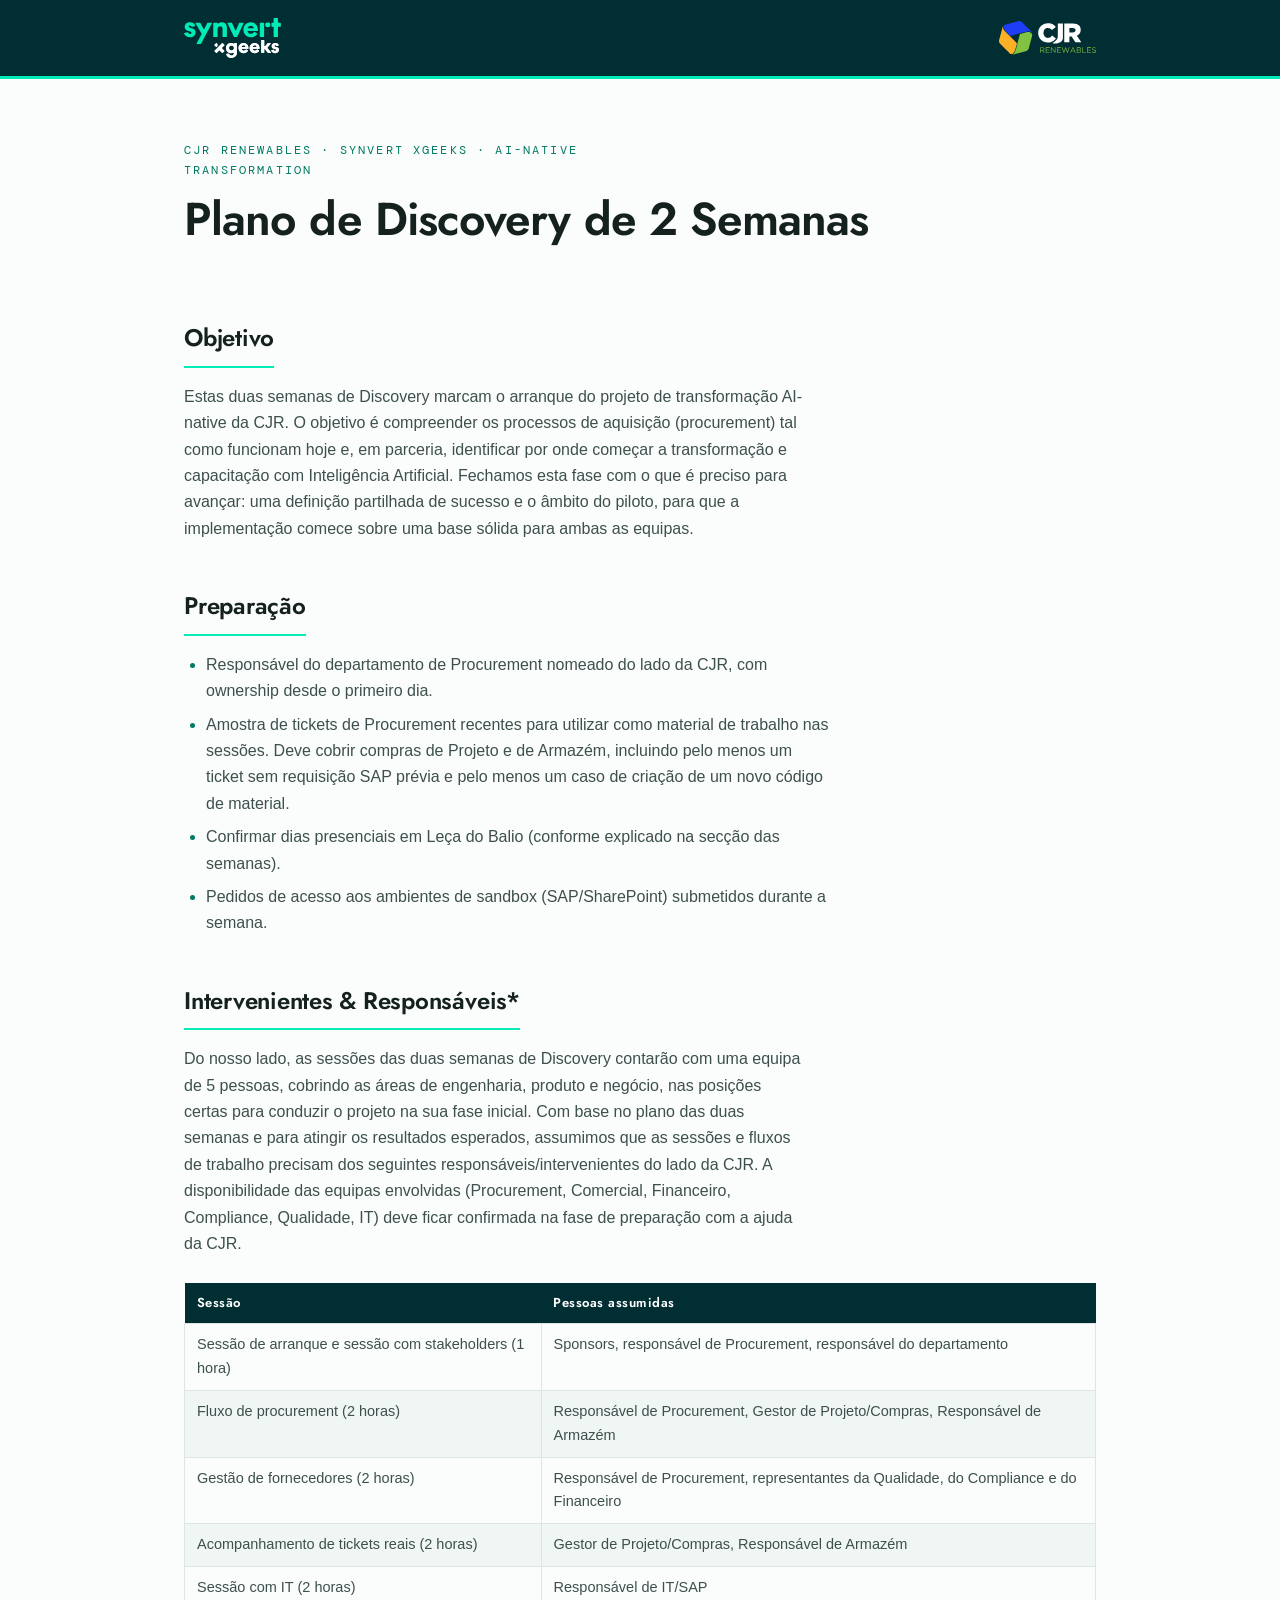
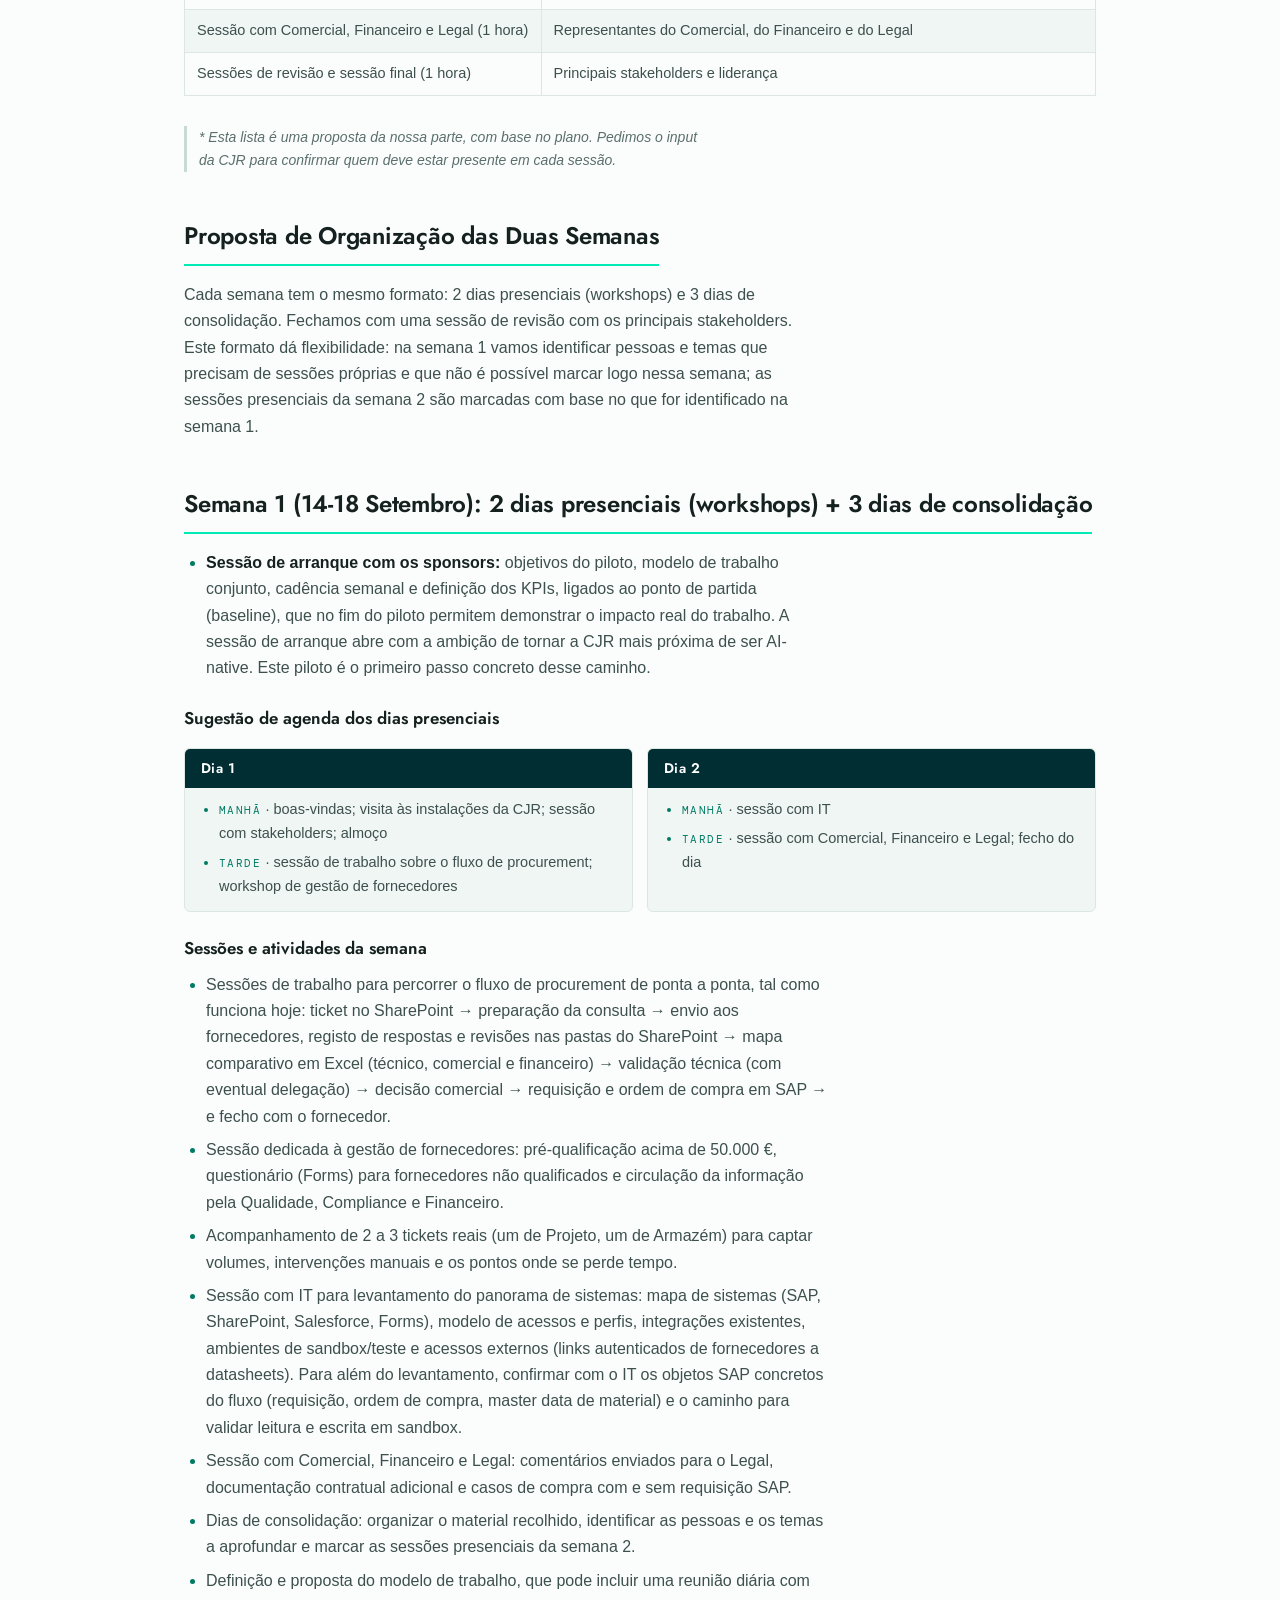
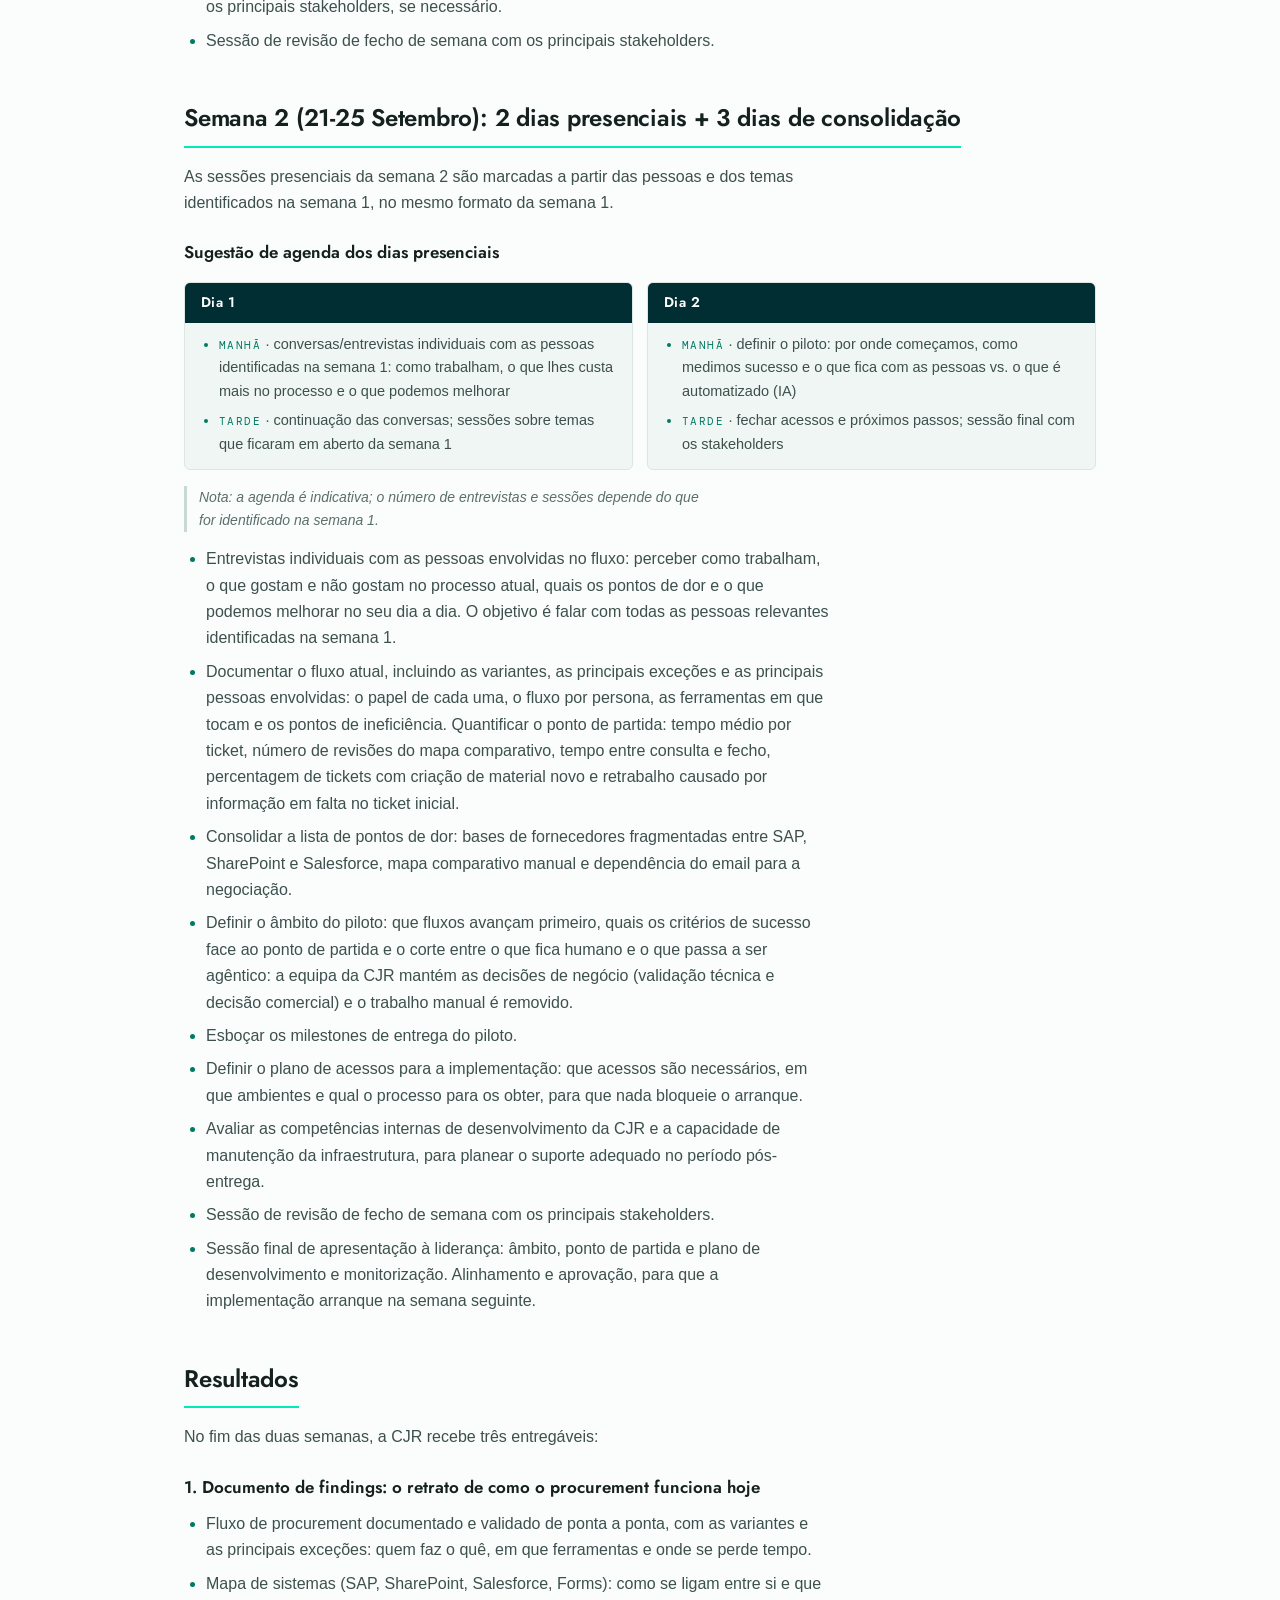
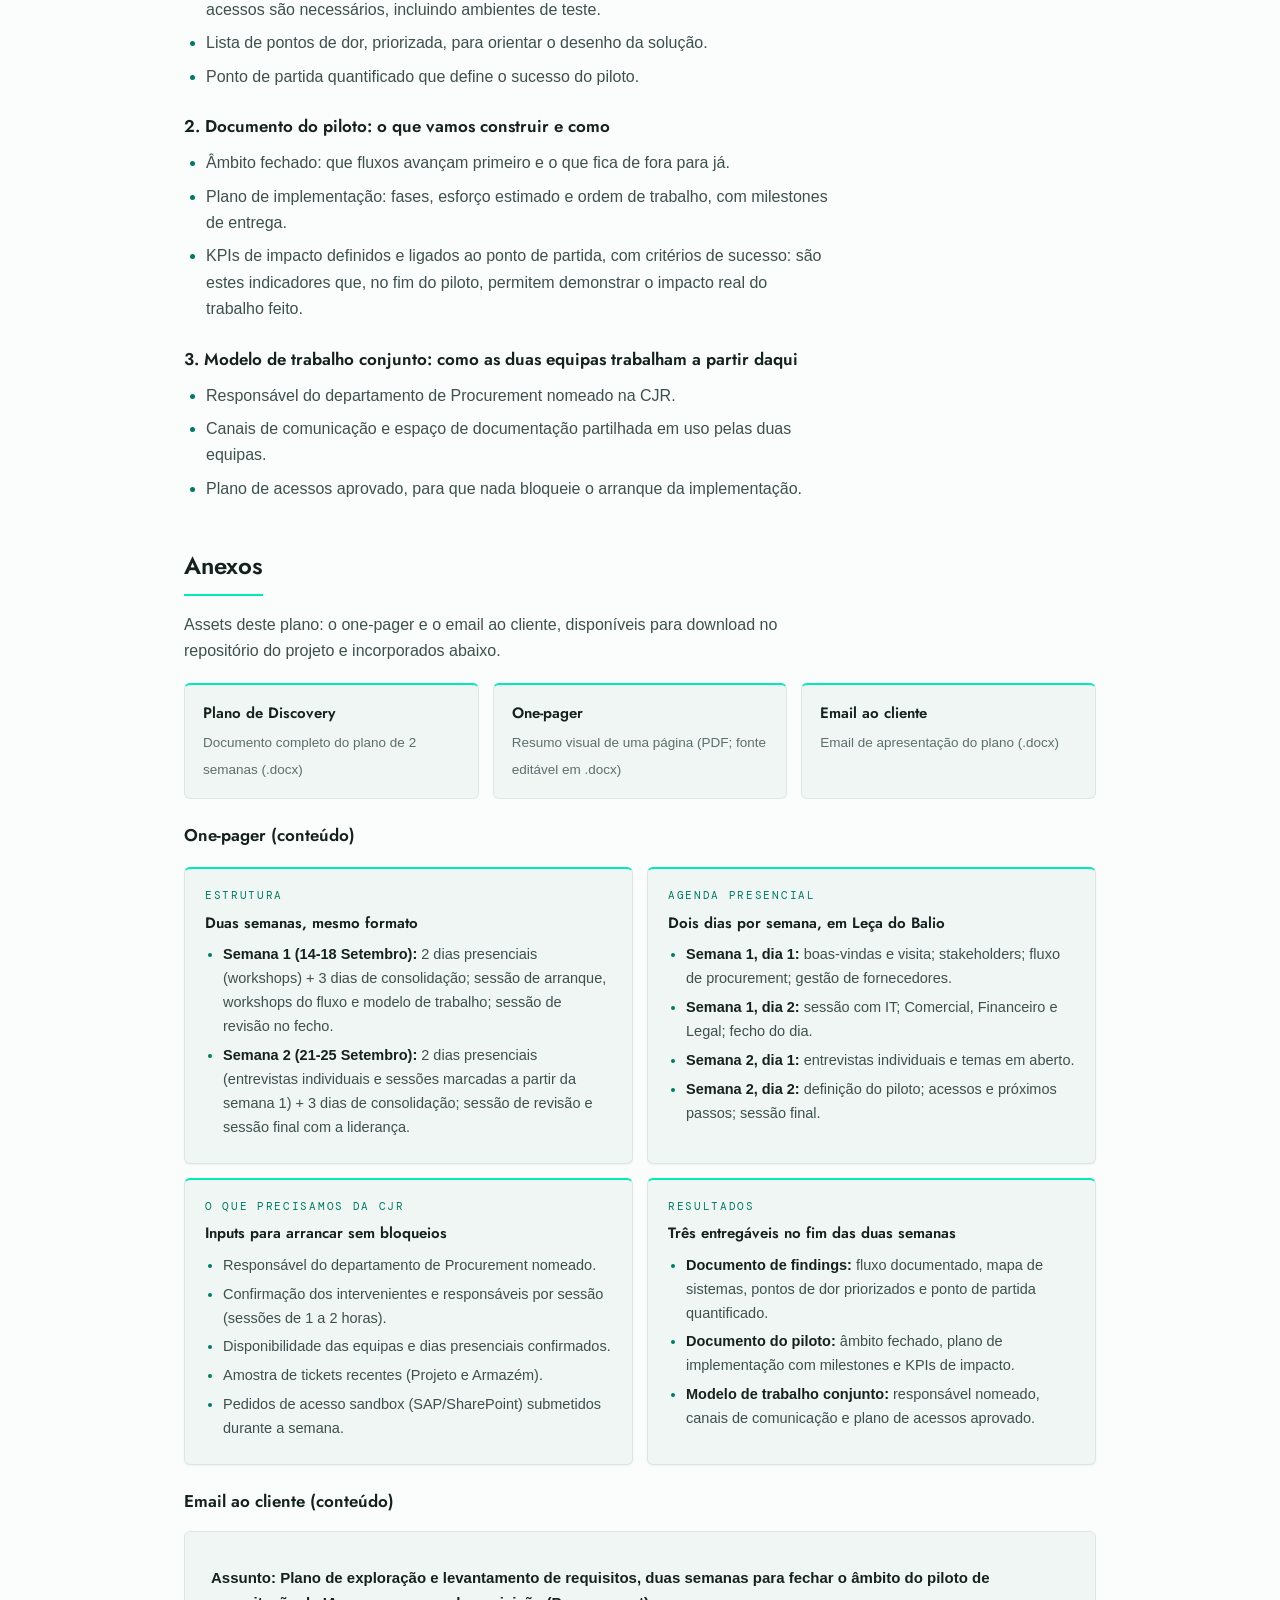
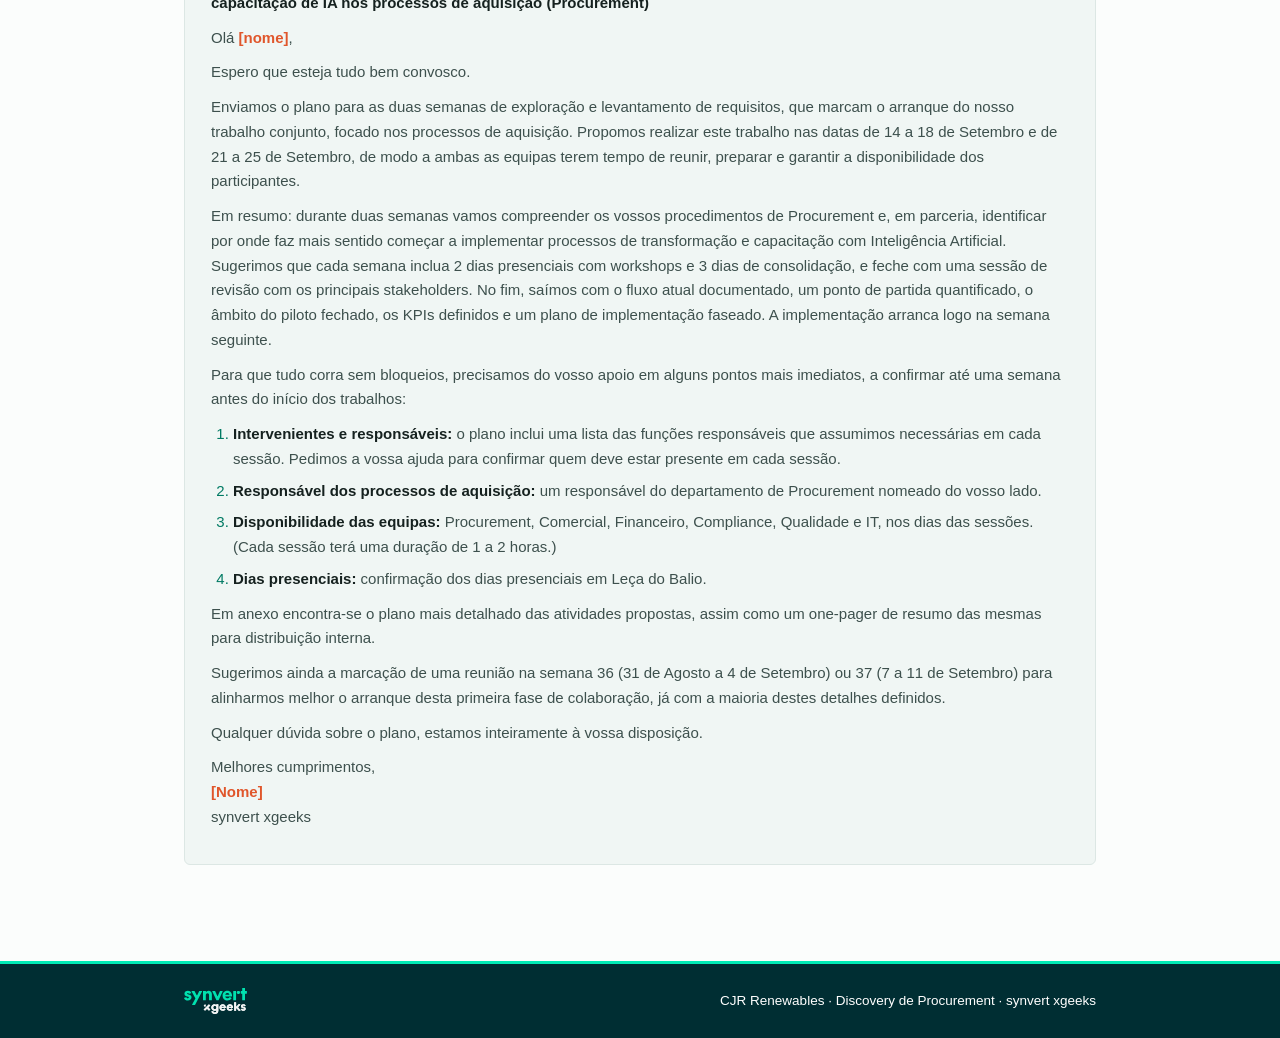
<file: cjr-discovery/index.html>
<!doctype html>
<html lang="pt-PT">
<head>
<meta charset="utf-8">
<meta name="viewport" content="width=device-width, initial-scale=1">
<title>CJR · Plano de Discovery</title>
<meta name="description" content="Plano de Discovery de 2 semanas para o procurement da CJR Renewables, por synvert xgeeks.">
<link rel="preconnect" href="https://fonts.googleapis.com"><link rel="preconnect" href="https://fonts.gstatic.com" crossorigin><link rel="stylesheet" href="https://fonts.googleapis.com/css2?family=Jost:wght@400;500;600&family=DM+Mono:wght@400;500&display=swap">
<style>
:root {
  --bg:#fbfdfc; --bg-2:#f0f6f4; --bg-3:#e6efec;
  --ink:#15211f; --ink-2:#3d504d; --ink-3:#5b6f6c;
  --line:#dce7e4; --line-2:#c9d9d5;
  --dark:#002E33; --dark-2:#053b40;
  --accent:#00EBB6; --accent-text:#007a63; --accent-deep:#064a40;
  --warm:#e0562b; --band-ink:#ffffff;
  --card-shadow:0 1px 2px rgba(0,46,51,0.06);
}
@media (prefers-color-scheme: dark) {
  :root:not([data-theme="light"]) {
    --bg:#03161a; --bg-2:#082023; --bg-3:#0d2a2e;
    --ink:#f2f7f6; --ink-2:#c7d8d4; --ink-3:#8fa5a1;
    --line:#143034; --line-2:#1f4247;
    --dark:#021014; --dark-2:#062a2f;
    --accent:#00EBB6; --accent-text:#2fd9ae; --accent-deep:#064a40;
    --warm:#ff966e; --band-ink:#ffffff;
    --card-shadow:none;
  }
}
:root[data-theme="dark"] {
  --bg:#03161a; --bg-2:#082023; --bg-3:#0d2a2e;
  --ink:#f2f7f6; --ink-2:#c7d8d4; --ink-3:#8fa5a1;
  --line:#143034; --line-2:#1f4247;
  --dark:#021014; --dark-2:#062a2f;
  --accent:#00EBB6; --accent-text:#2fd9ae; --accent-deep:#064a40;
  --warm:#ff966e; --band-ink:#ffffff;
  --card-shadow:none;
}
* { box-sizing:border-box; margin:0; padding:0; }
html { scroll-behavior:smooth; }
@media (prefers-reduced-motion:reduce){ html { scroll-behavior:auto; } }
body {
  background:var(--bg); color:var(--ink);
  font-family:-apple-system, BlinkMacSystemFont, "Segoe UI", Roboto, Helvetica, Arial, sans-serif;
  font-size:16px; line-height:1.65;
}
.band { background:var(--dark); color:var(--band-ink); border-bottom:3px solid var(--accent); }
.band-in {
  max-width:960px; margin:0 auto; padding:18px 24px;
  display:flex; align-items:center; justify-content:space-between; gap:16px; flex-wrap:wrap;
}
.band img { display:block; height:34px; width:auto; }
.band .xg { height:40px; }
.hero { max-width:960px; margin:0 auto; padding:52px 24px 8px; }
.kicker {
  font-family:"DM Mono", ui-monospace, monospace; font-size:12px;
  letter-spacing:0.18em; text-transform:uppercase; color:var(--accent-text); margin-bottom:14px;
}
h1 {
  font-family:"Jost", -apple-system, sans-serif; font-weight:600;
  font-size:clamp(30px, 5vw, 46px); line-height:1.08; letter-spacing:-0.02em;
  color:var(--ink); text-wrap:balance; margin-bottom:14px;
}
.lede { font-size:18px; color:var(--ink-2); max-width:62ch; }
main { max-width:960px; margin:0 auto; padding:8px 24px 40px; }
section { margin-top:44px; }
h2 {
  font-family:"Jost", sans-serif; font-weight:600; font-size:24px;
  letter-spacing:-0.01em; color:var(--ink); margin-bottom:6px;
  padding-bottom:8px; border-bottom:2px solid var(--accent);
  display:inline-block; text-wrap:balance;
}
h3 { font-family:"Jost", sans-serif; font-weight:600; font-size:17px; color:var(--ink); margin:22px 0 6px; }
p { margin:10px 0; max-width:70ch; color:var(--ink-2); }
ul { margin:10px 0 10px 22px; max-width:70ch; }
li { margin:7px 0; color:var(--ink-2); }
li::marker { color:var(--accent-text); }
strong { color:var(--ink); }
.grid { display:grid; grid-template-columns:repeat(2, 1fr); gap:14px; margin-top:18px; }
@media (max-width:700px){ .grid { grid-template-columns:1fr; } }
.card {
  background:var(--bg-2); border:1px solid var(--line); border-radius:6px;
  padding:18px 20px; box-shadow:var(--card-shadow); border-top:2px solid var(--accent);
}
.card h3 { margin:0 0 8px; font-size:15px; }
.card ul { margin:4px 0 0 18px; }
.card li { font-size:14.5px; margin:5px 0; }
.card p { font-size:14.5px; margin:4px 0; }
.tag {
  font-family:"DM Mono", ui-monospace, monospace; font-size:10.5px;
  letter-spacing:0.16em; text-transform:uppercase; color:var(--accent-text);
  display:block; margin-bottom:6px;
}
.ph { color:var(--warm); font-weight:600; }
.note {
  font-size:14px; color:var(--ink-3); font-style:italic;
  border-left:3px solid var(--line-2); padding-left:12px; margin:14px 0; max-width:68ch;
}
table { border-collapse:collapse; width:100%; margin:16px 0; font-size:14.5px; }
.tblwrap { overflow-x:auto; }
th {
  font-family:"Jost", sans-serif; font-weight:600; text-align:left;
  background:var(--dark); color:var(--band-ink); padding:9px 12px; font-size:13px; letter-spacing:0.04em;
}
td { padding:9px 12px; border:1px solid var(--line); color:var(--ink-2); vertical-align:top; }
tr:nth-child(even) td { background:var(--bg-2); }
.agenda { display:grid; grid-template-columns:repeat(2, 1fr); gap:14px; margin:16px 0; }
@media (max-width:700px){ .agenda { grid-template-columns:1fr; } }
.day { background:var(--bg-2); border:1px solid var(--line); border-radius:6px; overflow:hidden; }
.day-h {
  background:var(--dark); color:var(--band-ink); padding:8px 16px;
  font-family:"Jost", sans-serif; font-weight:600; font-size:14px; letter-spacing:0.03em;
}
.day ul { margin:10px 18px 12px 34px; }
.day li { font-size:14.5px; margin:5px 0; }
.slot {
  font-family:"DM Mono", ui-monospace, monospace; font-size:10.5px;
  letter-spacing:0.14em; text-transform:uppercase; color:var(--accent-text);
}
.assets { display:grid; grid-template-columns:repeat(3, 1fr); gap:14px; margin-top:18px; }
@media (max-width:700px){ .assets { grid-template-columns:1fr; } }
.asset {
  display:block; background:var(--bg-2); border:1px solid var(--line); border-radius:6px;
  padding:16px 18px; text-decoration:none; color:var(--ink);
  border-top:2px solid var(--accent); transition:border-color 160ms;
}
.asset:hover { border-color:var(--accent-text); }
.asset:focus-visible { outline:2px solid var(--accent-text); outline-offset:2px; }
.asset b { font-family:"Jost", sans-serif; font-weight:600; font-size:15px; display:block; margin-bottom:4px; color:var(--ink); }
.asset span { font-size:13.5px; color:var(--ink-3); }
.emailbox {
  background:var(--bg-2); border:1px solid var(--line); border-radius:6px;
  padding:24px 26px; margin-top:16px; max-width:none;
}
.emailbox p, .emailbox ol { max-width:none; font-size:15px; }
.emailbox ol { margin:10px 0 10px 22px; }
.emailbox ol li { margin:7px 0; color:var(--ink-2); }
.emailbox .subj { font-weight:600; color:var(--ink); }
footer { background:var(--dark); color:var(--band-ink); margin-top:56px; border-top:3px solid var(--accent); }
.foot-in {
  max-width:960px; margin:0 auto; padding:24px;
  display:flex; align-items:center; justify-content:space-between; gap:16px; flex-wrap:wrap; font-size:13.5px;
}
.foot-in img { height:26px; width:auto; display:block; opacity:0.95; }
</style>
</head>
<body>

<header class="band">
  <div class="band-in">
    <img class="xg" src="[data-uri]" alt="synvert xgeeks">
    <img src="[data-uri]" alt="CJR Renewables">
  </div>
</header>

<div class="hero">
  <p class="kicker">CJR Renewables · synvert xgeeks · AI-native transformation</p>
  <h1>Plano de Discovery de 2 Semanas</h1>
</div>

<main>
<section id="objetivo">
  <h2>Objetivo</h2>
  <p>Estas duas semanas de Discovery marcam o arranque do projeto de transformação AI-native da CJR. O objetivo é compreender os processos de aquisição (procurement) tal como funcionam hoje e, em parceria, identificar por onde começar a transformação e capacitação com Inteligência Artificial. Fechamos esta fase com o que é preciso para avançar: uma definição partilhada de sucesso e o âmbito do piloto, para que a implementação comece sobre uma base sólida para ambas as equipas.</p>
</section>

<section id="preparacao">
  <h2>Preparação</h2>
  <ul>
    <li>Responsável do departamento de Procurement nomeado do lado da CJR, com ownership desde o primeiro dia.</li>
    <li>Amostra de tickets de Procurement recentes para utilizar como material de trabalho nas sessões. Deve cobrir compras de Projeto e de Armazém, incluindo pelo menos um ticket sem requisição SAP prévia e pelo menos um caso de criação de um novo código de material.</li>
    <li>Confirmar dias presenciais em Leça do Balio (conforme explicado na secção das semanas).</li>
    <li>Pedidos de acesso aos ambientes de sandbox (SAP/SharePoint) submetidos durante a semana.</li>
  </ul>
</section>

<section id="intervenientes">
  <h2>Intervenientes &amp; Responsáveis*</h2>
  <p>Do nosso lado, as sessões das duas semanas de Discovery contarão com uma equipa de 5 pessoas, cobrindo as áreas de engenharia, produto e negócio, nas posições certas para conduzir o projeto na sua fase inicial. Com base no plano das duas semanas e para atingir os resultados esperados, assumimos que as sessões e fluxos de trabalho precisam dos seguintes responsáveis/intervenientes do lado da CJR. A disponibilidade das equipas envolvidas (Procurement, Comercial, Financeiro, Compliance, Qualidade, IT) deve ficar confirmada na fase de preparação com a ajuda da CJR.</p>
  <div class="tblwrap">
  <table>
    <thead><tr><th>Sessão</th><th>Pessoas assumidas</th></tr></thead>
    <tbody>
      <tr><td>Sessão de arranque e sessão com stakeholders (1 hora)</td><td>Sponsors, responsável de Procurement, responsável do departamento</td></tr>
      <tr><td>Fluxo de procurement (2 horas)</td><td>Responsável de Procurement, Gestor de Projeto/Compras, Responsável de Armazém</td></tr>
      <tr><td>Gestão de fornecedores (2 horas)</td><td>Responsável de Procurement, representantes da Qualidade, do Compliance e do Financeiro</td></tr>
      <tr><td>Acompanhamento de tickets reais (2 horas)</td><td>Gestor de Projeto/Compras, Responsável de Armazém</td></tr>
      <tr><td>Sessão com IT (2 horas)</td><td>Responsável de IT/SAP</td></tr>
      <tr><td>Sessão com Comercial, Financeiro e Legal (1 hora)</td><td>Representantes do Comercial, do Financeiro e do Legal</td></tr>
      <tr><td>Sessões de revisão e sessão final (1 hora)</td><td>Principais stakeholders e liderança</td></tr>
    </tbody>
  </table>
  </div>
  <p class="note">* Esta lista é uma proposta da nossa parte, com base no plano. Pedimos o input da CJR para confirmar quem deve estar presente em cada sessão.</p>
</section>

<section id="formato">
  <h2>Proposta de Organização das Duas Semanas</h2>
  <p>Cada semana tem o mesmo formato: 2 dias presenciais (workshops) e 3 dias de consolidação. Fechamos com uma sessão de revisão com os principais stakeholders. Este formato dá flexibilidade: na semana 1 vamos identificar pessoas e temas que precisam de sessões próprias e que não é possível marcar logo nessa semana; as sessões presenciais da semana 2 são marcadas com base no que for identificado na semana 1.</p>
</section>

<section id="semana1">
  <h2>Semana 1 (14-18 Setembro): 2 dias presenciais (workshops) + 3 dias de consolidação</h2>
  <ul>
    <li><strong>Sessão de arranque com os sponsors:</strong> objetivos do piloto, modelo de trabalho conjunto, cadência semanal e definição dos KPIs, ligados ao ponto de partida (baseline), que no fim do piloto permitem demonstrar o impacto real do trabalho. A sessão de arranque abre com a ambição de tornar a CJR mais próxima de ser AI-native. Este piloto é o primeiro passo concreto desse caminho.</li>
  </ul>

  <h3>Sugestão de agenda dos dias presenciais</h3>
  <div class="agenda">
    <div class="day">
      <div class="day-h">Dia 1</div>
      <ul>
        <li><span class="slot">Manhã</span> · boas-vindas; visita às instalações da CJR; sessão com stakeholders; almoço</li>
        <li><span class="slot">Tarde</span> · sessão de trabalho sobre o fluxo de procurement; workshop de gestão de fornecedores</li>
      </ul>
    </div>
    <div class="day">
      <div class="day-h">Dia 2</div>
      <ul>
        <li><span class="slot">Manhã</span> · sessão com IT</li>
        <li><span class="slot">Tarde</span> · sessão com Comercial, Financeiro e Legal; fecho do dia</li>
      </ul>
    </div>
  </div>

  <h3>Sessões e atividades da semana</h3>
  <ul>
    <li>Sessões de trabalho para percorrer o fluxo de procurement de ponta a ponta, tal como funciona hoje: ticket no SharePoint → preparação da consulta → envio aos fornecedores, registo de respostas e revisões nas pastas do SharePoint → mapa comparativo em Excel (técnico, comercial e financeiro) → validação técnica (com eventual delegação) → decisão comercial → requisição e ordem de compra em SAP → e fecho com o fornecedor.</li>
    <li>Sessão dedicada à gestão de fornecedores: pré-qualificação acima de 50.000 €, questionário (Forms) para fornecedores não qualificados e circulação da informação pela Qualidade, Compliance e Financeiro.</li>
    <li>Acompanhamento de 2 a 3 tickets reais (um de Projeto, um de Armazém) para captar volumes, intervenções manuais e os pontos onde se perde tempo.</li>
    <li>Sessão com IT para levantamento do panorama de sistemas: mapa de sistemas (SAP, SharePoint, Salesforce, Forms), modelo de acessos e perfis, integrações existentes, ambientes de sandbox/teste e acessos externos (links autenticados de fornecedores a datasheets). Para além do levantamento, confirmar com o IT os objetos SAP concretos do fluxo (requisição, ordem de compra, master data de material) e o caminho para validar leitura e escrita em sandbox.</li>
    <li>Sessão com Comercial, Financeiro e Legal: comentários enviados para o Legal, documentação contratual adicional e casos de compra com e sem requisição SAP.</li>
    <li>Dias de consolidação: organizar o material recolhido, identificar as pessoas e os temas a aprofundar e marcar as sessões presenciais da semana 2.</li>
    <li>Definição e proposta do modelo de trabalho, que pode incluir uma reunião diária com os principais stakeholders, se necessário.</li>
    <li>Sessão de revisão de fecho de semana com os principais stakeholders.</li>
  </ul>
</section>

<section id="semana2">
  <h2>Semana 2 (21-25 Setembro): 2 dias presenciais + 3 dias de consolidação</h2>
  <p>As sessões presenciais da semana 2 são marcadas a partir das pessoas e dos temas identificados na semana 1, no mesmo formato da semana 1.</p>

  <h3>Sugestão de agenda dos dias presenciais</h3>
  <div class="agenda">
    <div class="day">
      <div class="day-h">Dia 1</div>
      <ul>
        <li><span class="slot">Manhã</span> · conversas/entrevistas individuais com as pessoas identificadas na semana 1: como trabalham, o que lhes custa mais no processo e o que podemos melhorar</li>
        <li><span class="slot">Tarde</span> · continuação das conversas; sessões sobre temas que ficaram em aberto da semana 1</li>
      </ul>
    </div>
    <div class="day">
      <div class="day-h">Dia 2</div>
      <ul>
        <li><span class="slot">Manhã</span> · definir o piloto: por onde começamos, como medimos sucesso e o que fica com as pessoas vs. o que é automatizado (IA)</li>
        <li><span class="slot">Tarde</span> · fechar acessos e próximos passos; sessão final com os stakeholders</li>
      </ul>
    </div>
  </div>
  <p class="note">Nota: a agenda é indicativa; o número de entrevistas e sessões depende do que for identificado na semana 1.</p>

  <ul>
    <li>Entrevistas individuais com as pessoas envolvidas no fluxo: perceber como trabalham, o que gostam e não gostam no processo atual, quais os pontos de dor e o que podemos melhorar no seu dia a dia. O objetivo é falar com todas as pessoas relevantes identificadas na semana 1.</li>
    <li>Documentar o fluxo atual, incluindo as variantes, as principais exceções e as principais pessoas envolvidas: o papel de cada uma, o fluxo por persona, as ferramentas em que tocam e os pontos de ineficiência. Quantificar o ponto de partida: tempo médio por ticket, número de revisões do mapa comparativo, tempo entre consulta e fecho, percentagem de tickets com criação de material novo e retrabalho causado por informação em falta no ticket inicial.</li>
    <li>Consolidar a lista de pontos de dor: bases de fornecedores fragmentadas entre SAP, SharePoint e Salesforce, mapa comparativo manual e dependência do email para a negociação.</li>
    <li>Definir o âmbito do piloto: que fluxos avançam primeiro, quais os critérios de sucesso face ao ponto de partida e o corte entre o que fica humano e o que passa a ser agêntico: a equipa da CJR mantém as decisões de negócio (validação técnica e decisão comercial) e o trabalho manual é removido.</li>
    <li>Esboçar os milestones de entrega do piloto.</li>
    <li>Definir o plano de acessos para a implementação: que acessos são necessários, em que ambientes e qual o processo para os obter, para que nada bloqueie o arranque.</li>
    <li>Avaliar as competências internas de desenvolvimento da CJR e a capacidade de manutenção da infraestrutura, para planear o suporte adequado no período pós-entrega.</li>
    <li>Sessão de revisão de fecho de semana com os principais stakeholders.</li>
    <li>Sessão final de apresentação à liderança: âmbito, ponto de partida e plano de desenvolvimento e monitorização. Alinhamento e aprovação, para que a implementação arranque na semana seguinte.</li>
  </ul>
</section>

<section id="resultados">
  <h2>Resultados</h2>
  <p>No fim das duas semanas, a CJR recebe três entregáveis:</p>
  <h3>1. Documento de findings: o retrato de como o procurement funciona hoje</h3>
  <ul>
    <li>Fluxo de procurement documentado e validado de ponta a ponta, com as variantes e as principais exceções: quem faz o quê, em que ferramentas e onde se perde tempo.</li>
    <li>Mapa de sistemas (SAP, SharePoint, Salesforce, Forms): como se ligam entre si e que acessos são necessários, incluindo ambientes de teste.</li>
    <li>Lista de pontos de dor, priorizada, para orientar o desenho da solução.</li>
    <li>Ponto de partida quantificado que define o sucesso do piloto.</li>
  </ul>
  <h3>2. Documento do piloto: o que vamos construir e como</h3>
  <ul>
    <li>Âmbito fechado: que fluxos avançam primeiro e o que fica de fora para já.</li>
    <li>Plano de implementação: fases, esforço estimado e ordem de trabalho, com milestones de entrega.</li>
    <li>KPIs de impacto definidos e ligados ao ponto de partida, com critérios de sucesso: são estes indicadores que, no fim do piloto, permitem demonstrar o impacto real do trabalho feito.</li>
  </ul>
  <h3>3. Modelo de trabalho conjunto: como as duas equipas trabalham a partir daqui</h3>
  <ul>
    <li>Responsável do departamento de Procurement nomeado na CJR.</li>
    <li>Canais de comunicação e espaço de documentação partilhada em uso pelas duas equipas.</li>
    <li>Plano de acessos aprovado, para que nada bloqueie o arranque da implementação.</li>
  </ul>
</section>

<section id="anexos">
  <h2>Anexos</h2>
  <p>Assets deste plano: o one-pager e o email ao cliente, disponíveis para download no repositório do projeto e incorporados abaixo.</p>
  <div class="assets">
    <a class="asset" href="CJR_Plano_de_Discovery.docx"><b>Plano de Discovery</b><span>Documento completo do plano de 2 semanas (.docx)</span></a>
    <a class="asset" href="CJR_One_Pager.pdf"><b>One-pager</b><span>Resumo visual de uma página (PDF; fonte editável em .docx)</span></a>
    <a class="asset" href="CJR_Email_Cliente.docx"><b>Email ao cliente</b><span>Email de apresentação do plano (.docx)</span></a>
  </div>

  <h3>One-pager (conteúdo)</h3>
  <div class="grid">
    <div class="card">
      <span class="tag">Estrutura</span>
      <h3>Duas semanas, mesmo formato</h3>
      <ul>
        <li><strong>Semana 1 (14-18 Setembro):</strong> 2 dias presenciais (workshops) + 3 dias de consolidação; sessão de arranque, workshops do fluxo e modelo de trabalho; sessão de revisão no fecho.</li>
        <li><strong>Semana 2 (21-25 Setembro):</strong> 2 dias presenciais (entrevistas individuais e sessões marcadas a partir da semana 1) + 3 dias de consolidação; sessão de revisão e sessão final com a liderança.</li>
      </ul>
    </div>
    <div class="card">
      <span class="tag">Agenda presencial</span>
      <h3>Dois dias por semana, em Leça do Balio</h3>
      <ul>
        <li><strong>Semana 1, dia 1:</strong> boas-vindas e visita; stakeholders; fluxo de procurement; gestão de fornecedores.</li>
        <li><strong>Semana 1, dia 2:</strong> sessão com IT; Comercial, Financeiro e Legal; fecho do dia.</li>
        <li><strong>Semana 2, dia 1:</strong> entrevistas individuais e temas em aberto.</li>
        <li><strong>Semana 2, dia 2:</strong> definição do piloto; acessos e próximos passos; sessão final.</li>
      </ul>
    </div>
    <div class="card">
      <span class="tag">O que precisamos da CJR</span>
      <h3>Inputs para arrancar sem bloqueios</h3>
      <ul>
        <li>Responsável do departamento de Procurement nomeado.</li>
        <li>Confirmação dos intervenientes e responsáveis por sessão (sessões de 1 a 2 horas).</li>
        <li>Disponibilidade das equipas e dias presenciais confirmados.</li>
        <li>Amostra de tickets recentes (Projeto e Armazém).</li>
        <li>Pedidos de acesso sandbox (SAP/SharePoint) submetidos durante a semana.</li>
      </ul>
    </div>
    <div class="card">
      <span class="tag">Resultados</span>
      <h3>Três entregáveis no fim das duas semanas</h3>
      <ul>
        <li><strong>Documento de findings:</strong> fluxo documentado, mapa de sistemas, pontos de dor priorizados e ponto de partida quantificado.</li>
        <li><strong>Documento do piloto:</strong> âmbito fechado, plano de implementação com milestones e KPIs de impacto.</li>
        <li><strong>Modelo de trabalho conjunto:</strong> responsável nomeado, canais de comunicação e plano de acessos aprovado.</li>
      </ul>
    </div>
  </div>

  <h3>Email ao cliente (conteúdo)</h3>
  <div class="emailbox">
    <p class="subj">Assunto: Plano de exploração e levantamento de requisitos, duas semanas para fechar o âmbito do piloto de capacitação de IA nos processos de aquisição (Procurement)</p>
    <p>Olá <span class="ph">[nome]</span>,</p>
    <p>Espero que esteja tudo bem convosco.</p>
    <p>Enviamos o plano para as duas semanas de exploração e levantamento de requisitos, que marcam o arranque do nosso trabalho conjunto, focado nos processos de aquisição. Propomos realizar este trabalho nas datas de 14 a 18 de Setembro e de 21 a 25 de Setembro, de modo a ambas as equipas terem tempo de reunir, preparar e garantir a disponibilidade dos participantes.</p>
    <p>Em resumo: durante duas semanas vamos compreender os vossos procedimentos de Procurement e, em parceria, identificar por onde faz mais sentido começar a implementar processos de transformação e capacitação com Inteligência Artificial. Sugerimos que cada semana inclua 2 dias presenciais com workshops e 3 dias de consolidação, e feche com uma sessão de revisão com os principais stakeholders. No fim, saímos com o fluxo atual documentado, um ponto de partida quantificado, o âmbito do piloto fechado, os KPIs definidos e um plano de implementação faseado. A implementação arranca logo na semana seguinte.</p>
    <p>Para que tudo corra sem bloqueios, precisamos do vosso apoio em alguns pontos mais imediatos, a confirmar até uma semana antes do início dos trabalhos:</p>
    <ol>
      <li><strong>Intervenientes e responsáveis:</strong> o plano inclui uma lista das funções responsáveis que assumimos necessárias em cada sessão. Pedimos a vossa ajuda para confirmar quem deve estar presente em cada sessão.</li>
      <li><strong>Responsável dos processos de aquisição:</strong> um responsável do departamento de Procurement nomeado do vosso lado.</li>
      <li><strong>Disponibilidade das equipas:</strong> Procurement, Comercial, Financeiro, Compliance, Qualidade e IT, nos dias das sessões. (Cada sessão terá uma duração de 1 a 2 horas.)</li>
      <li><strong>Dias presenciais:</strong> confirmação dos dias presenciais em Leça do Balio.</li>
    </ol>
    <p>Em anexo encontra-se o plano mais detalhado das atividades propostas, assim como um one-pager de resumo das mesmas para distribuição interna.</p>
    <p>Sugerimos ainda a marcação de uma reunião na semana 36 (31 de Agosto a 4 de Setembro) ou 37 (7 a 11 de Setembro) para alinharmos melhor o arranque desta primeira fase de colaboração, já com a maioria destes detalhes definidos.</p>
    <p>Qualquer dúvida sobre o plano, estamos inteiramente à vossa disposição.</p>
    <p>Melhores cumprimentos,<br><span class="ph">[Nome]</span><br>synvert xgeeks</p>
  </div>
</section>
</main>

<footer>
  <div class="foot-in">
    <img src="[data-uri]" alt="synvert xgeeks">
    <div>CJR Renewables · Discovery de Procurement · synvert xgeeks</div>
  </div>
</footer>

</body>
</html>
</file>
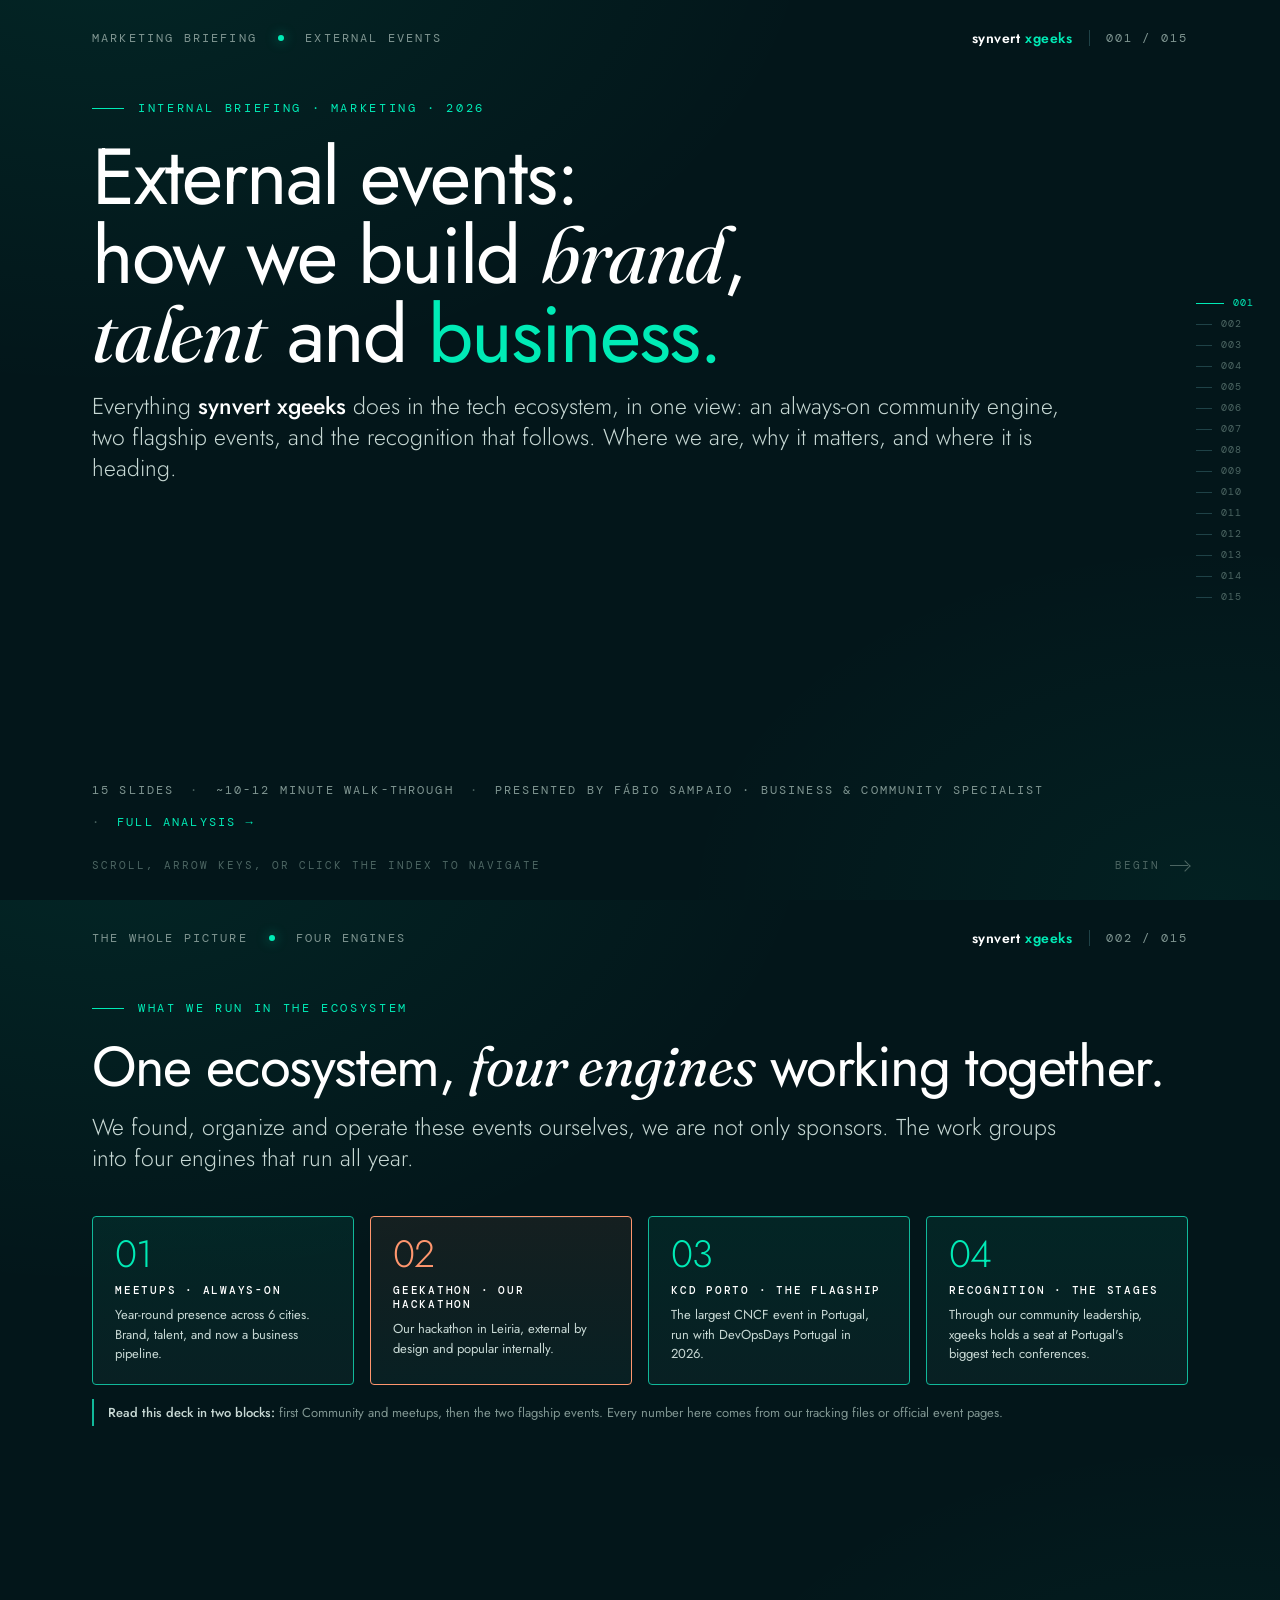
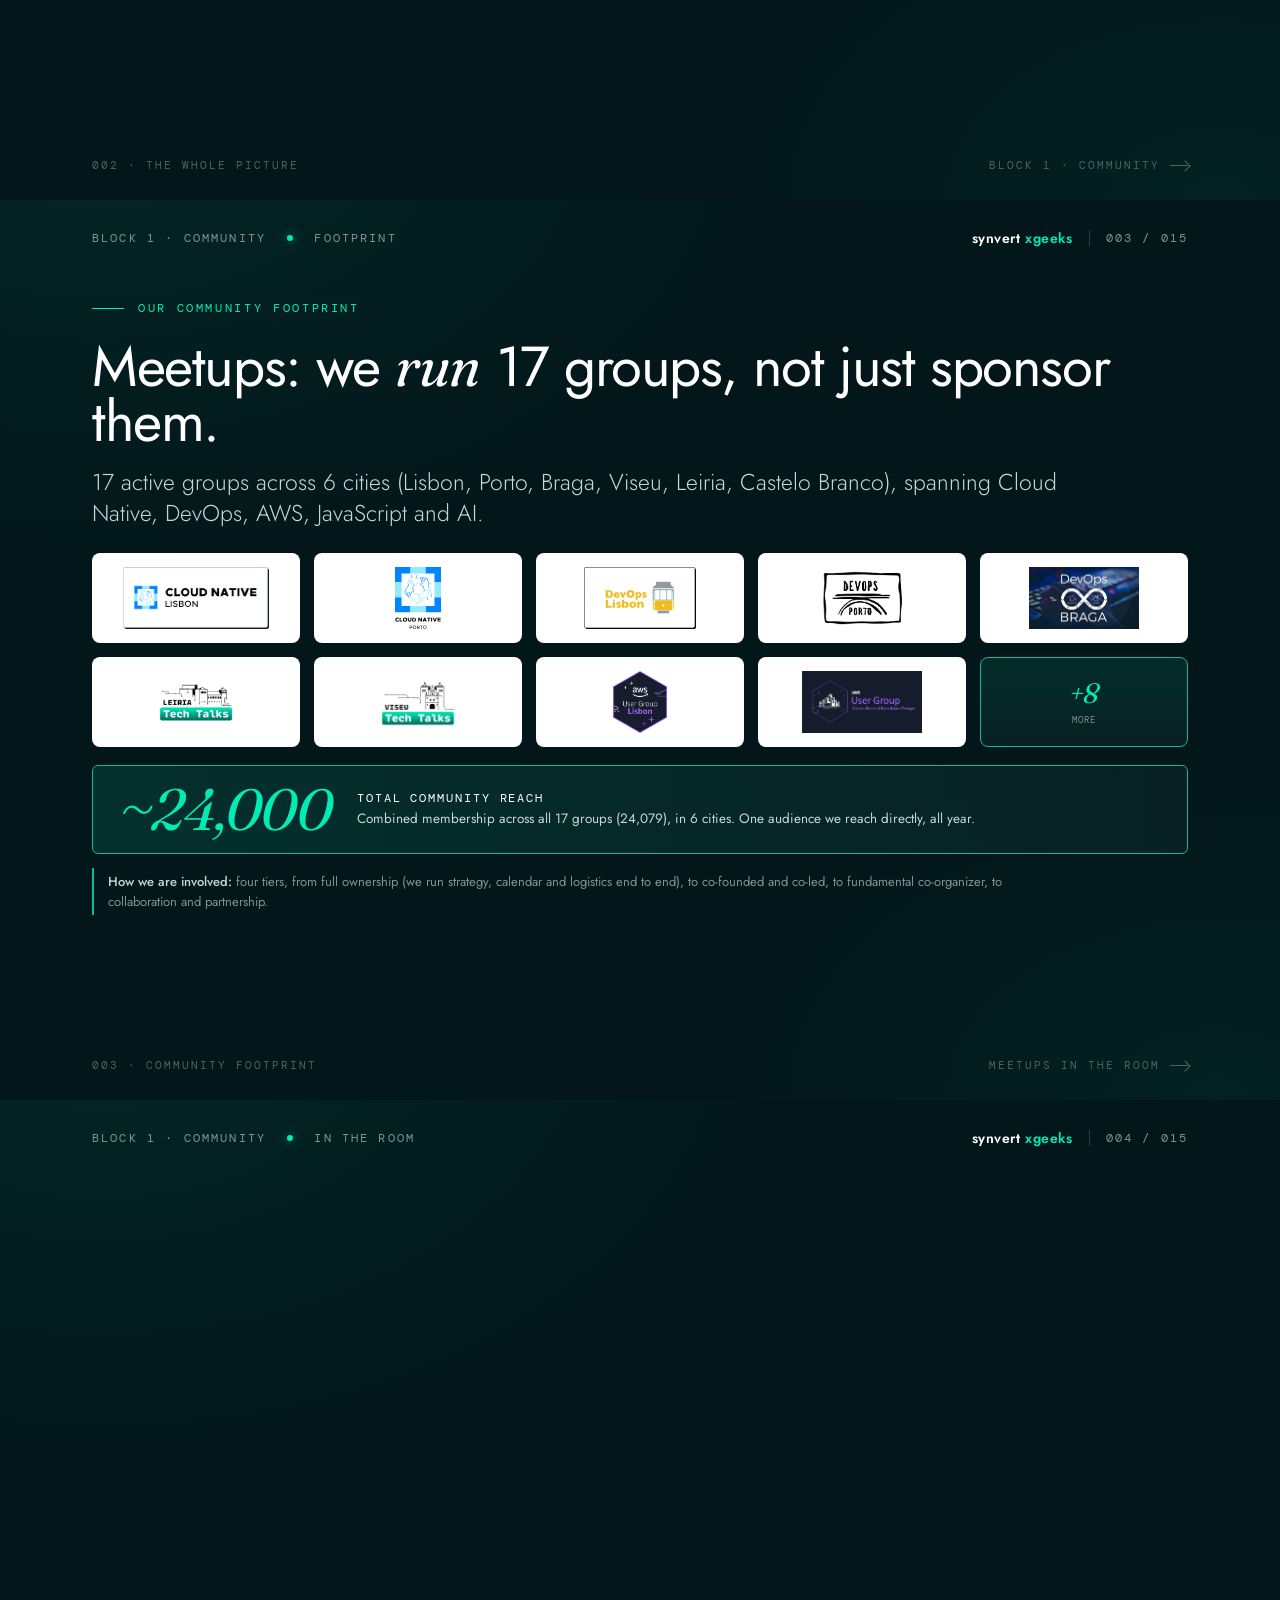
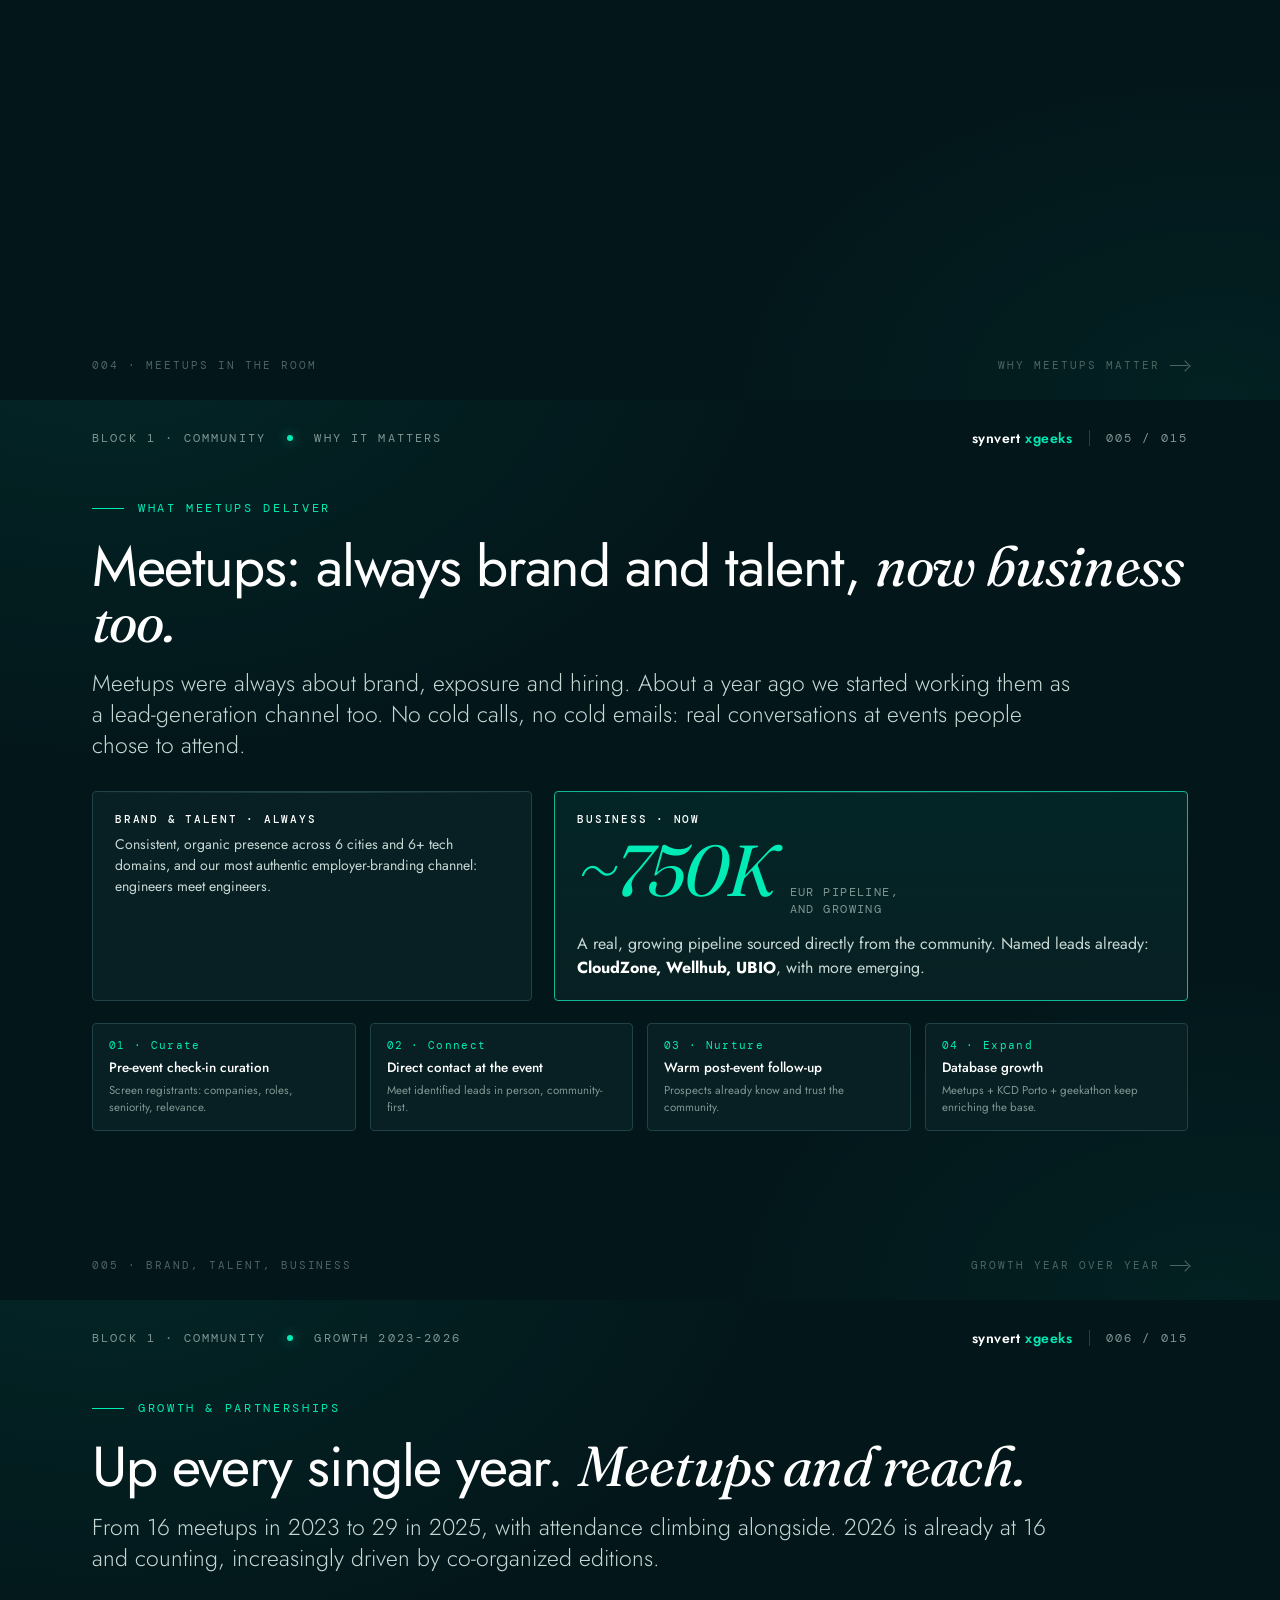
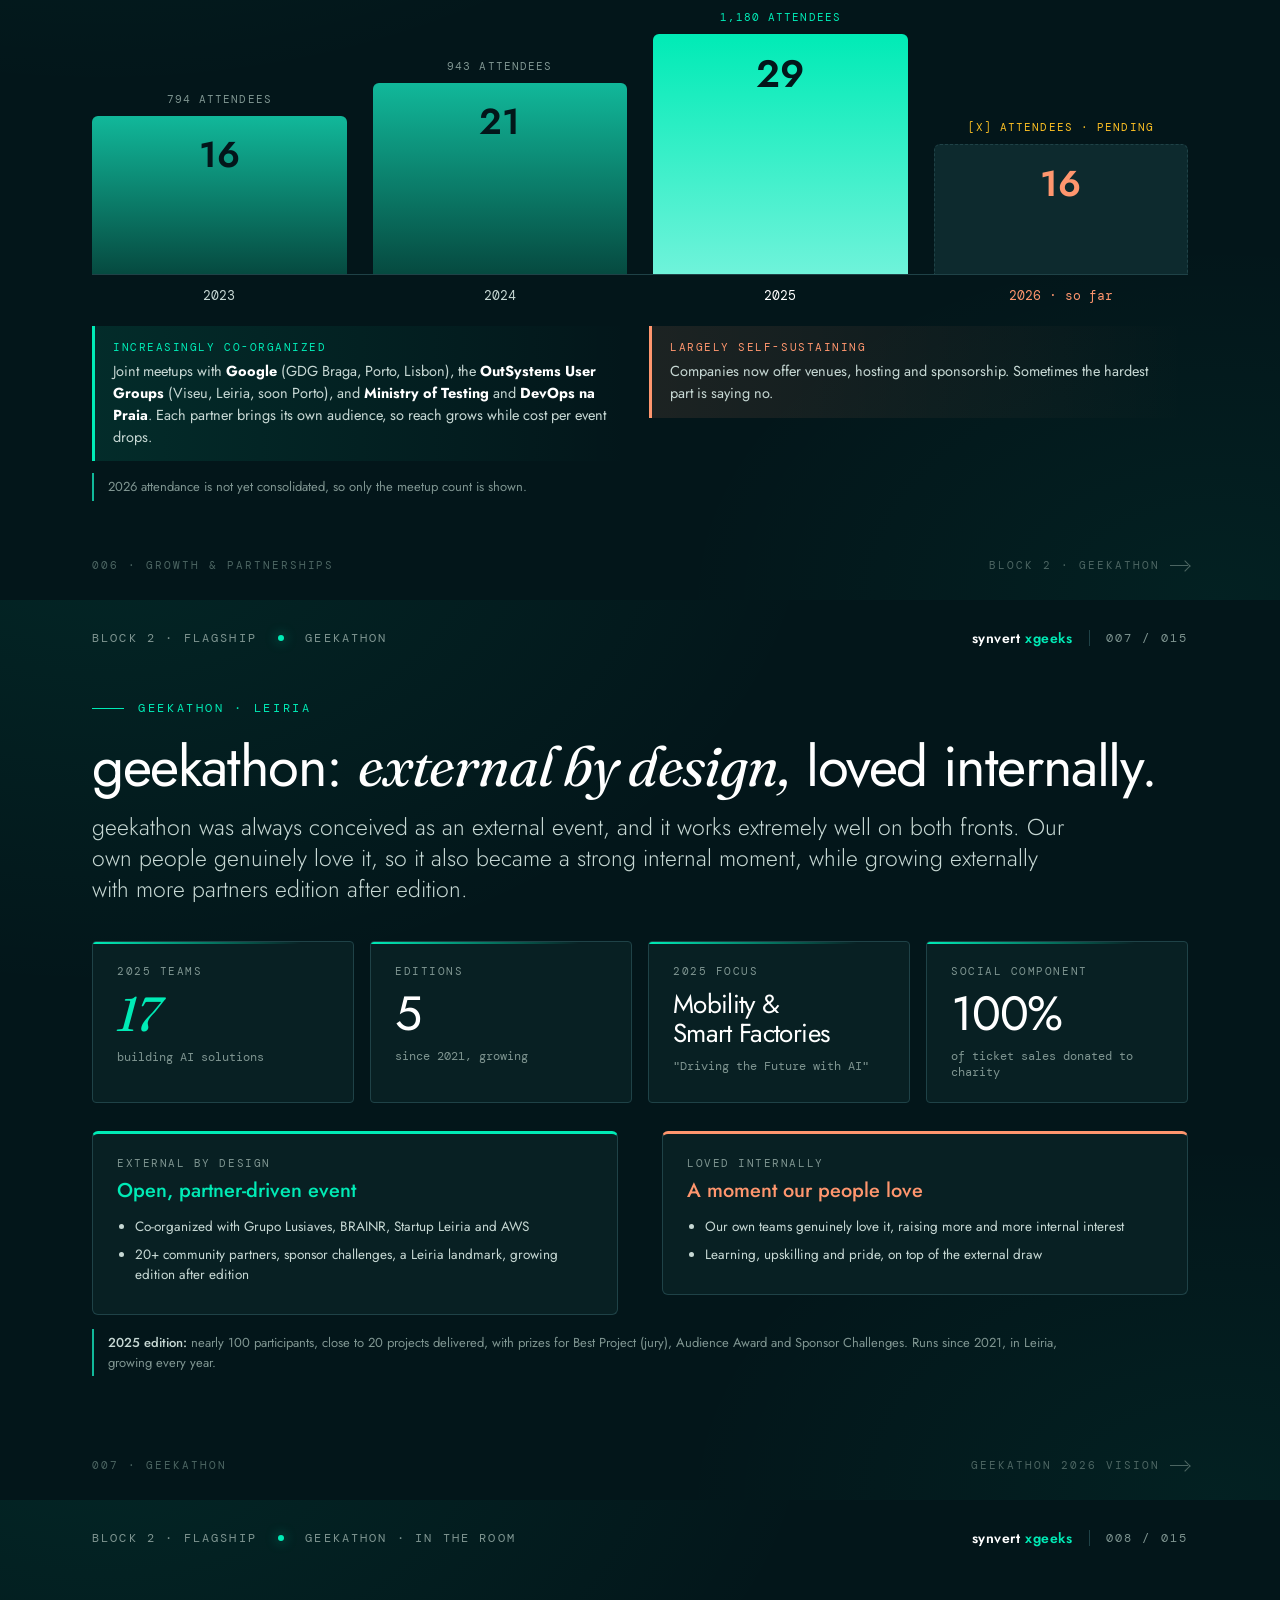
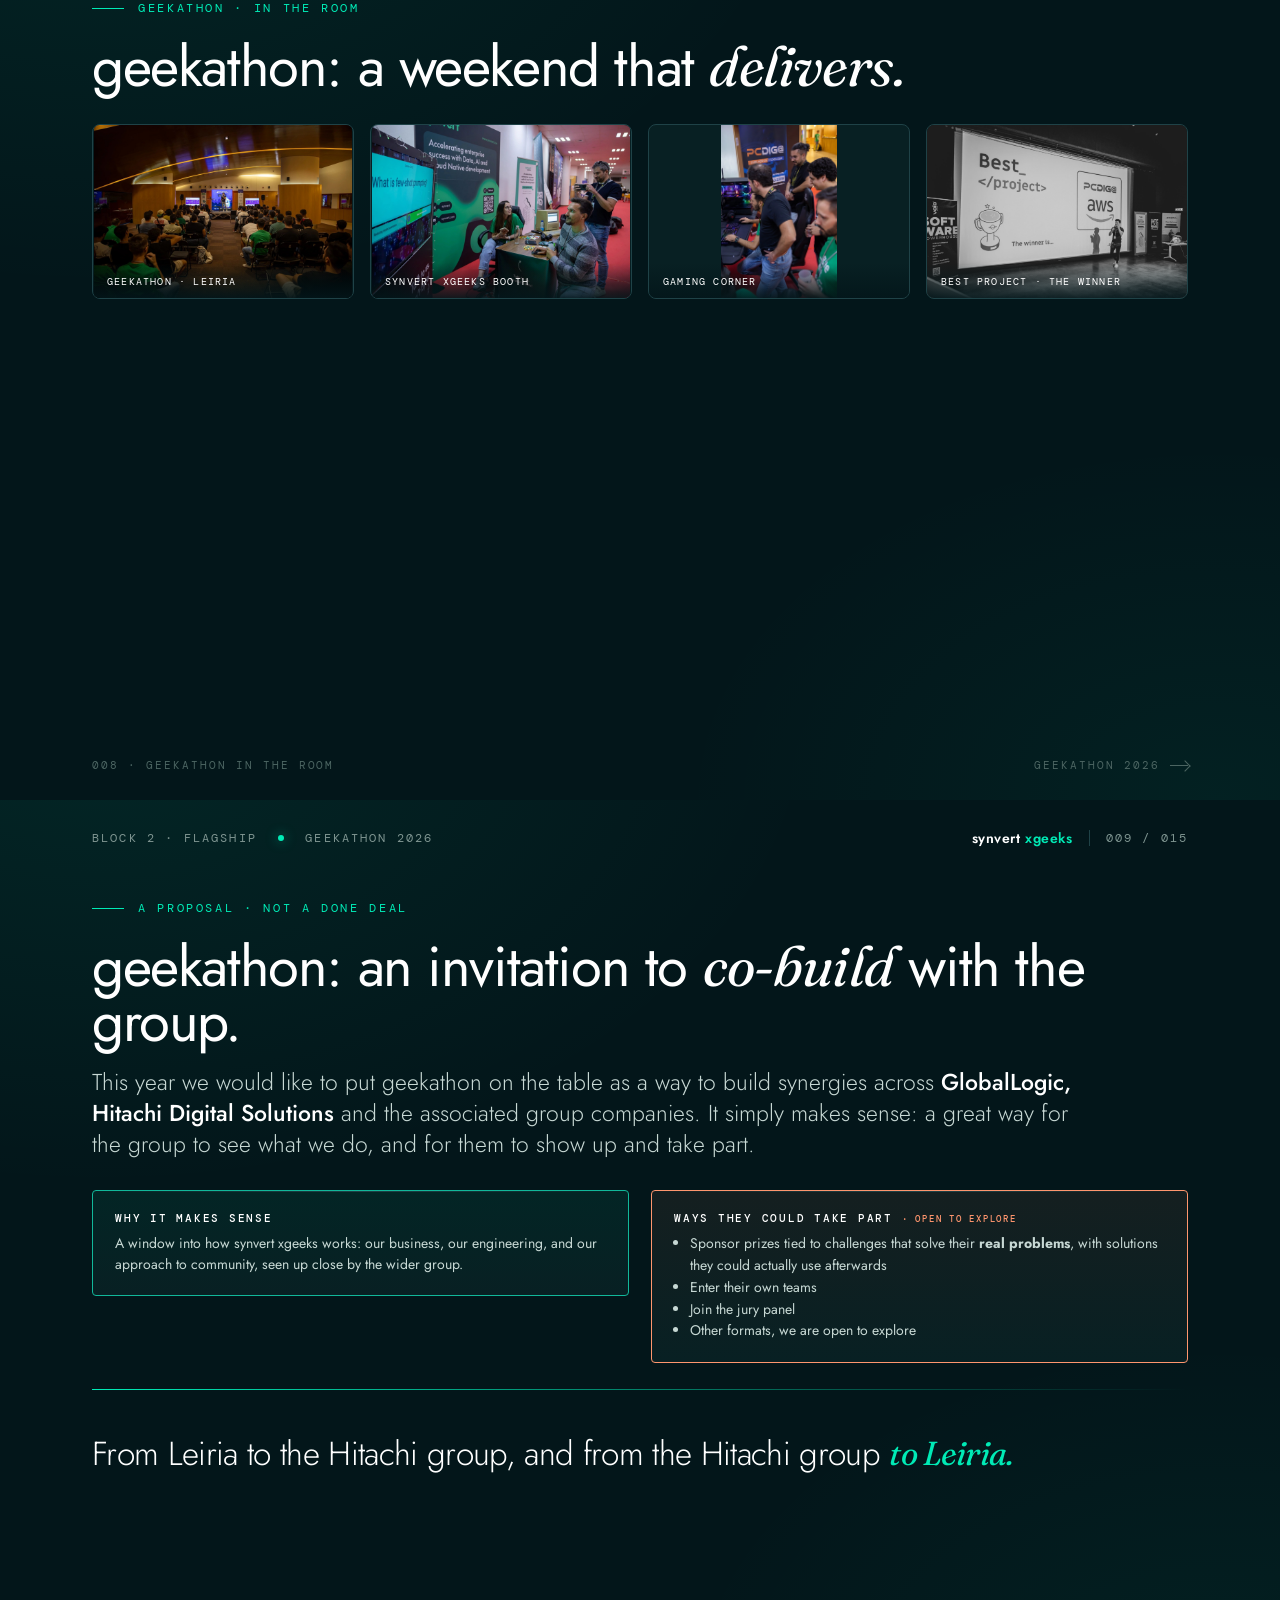
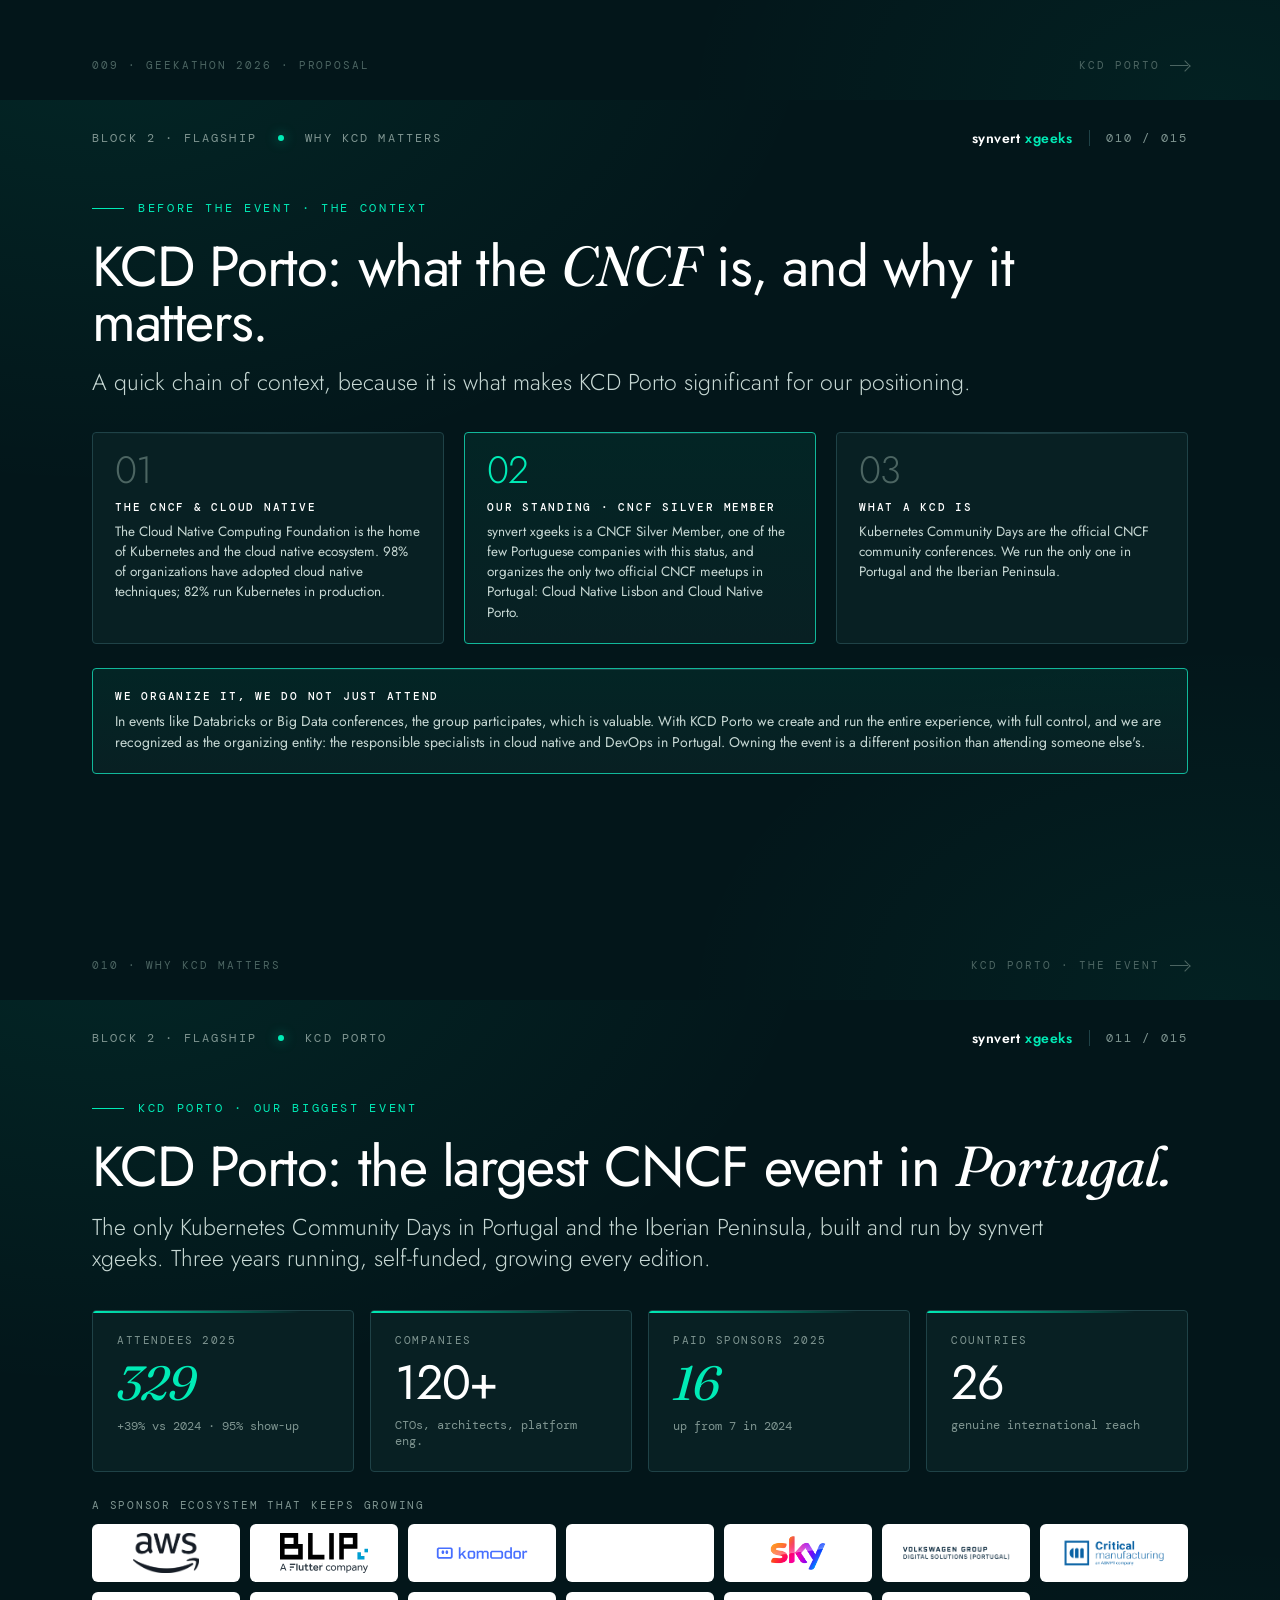
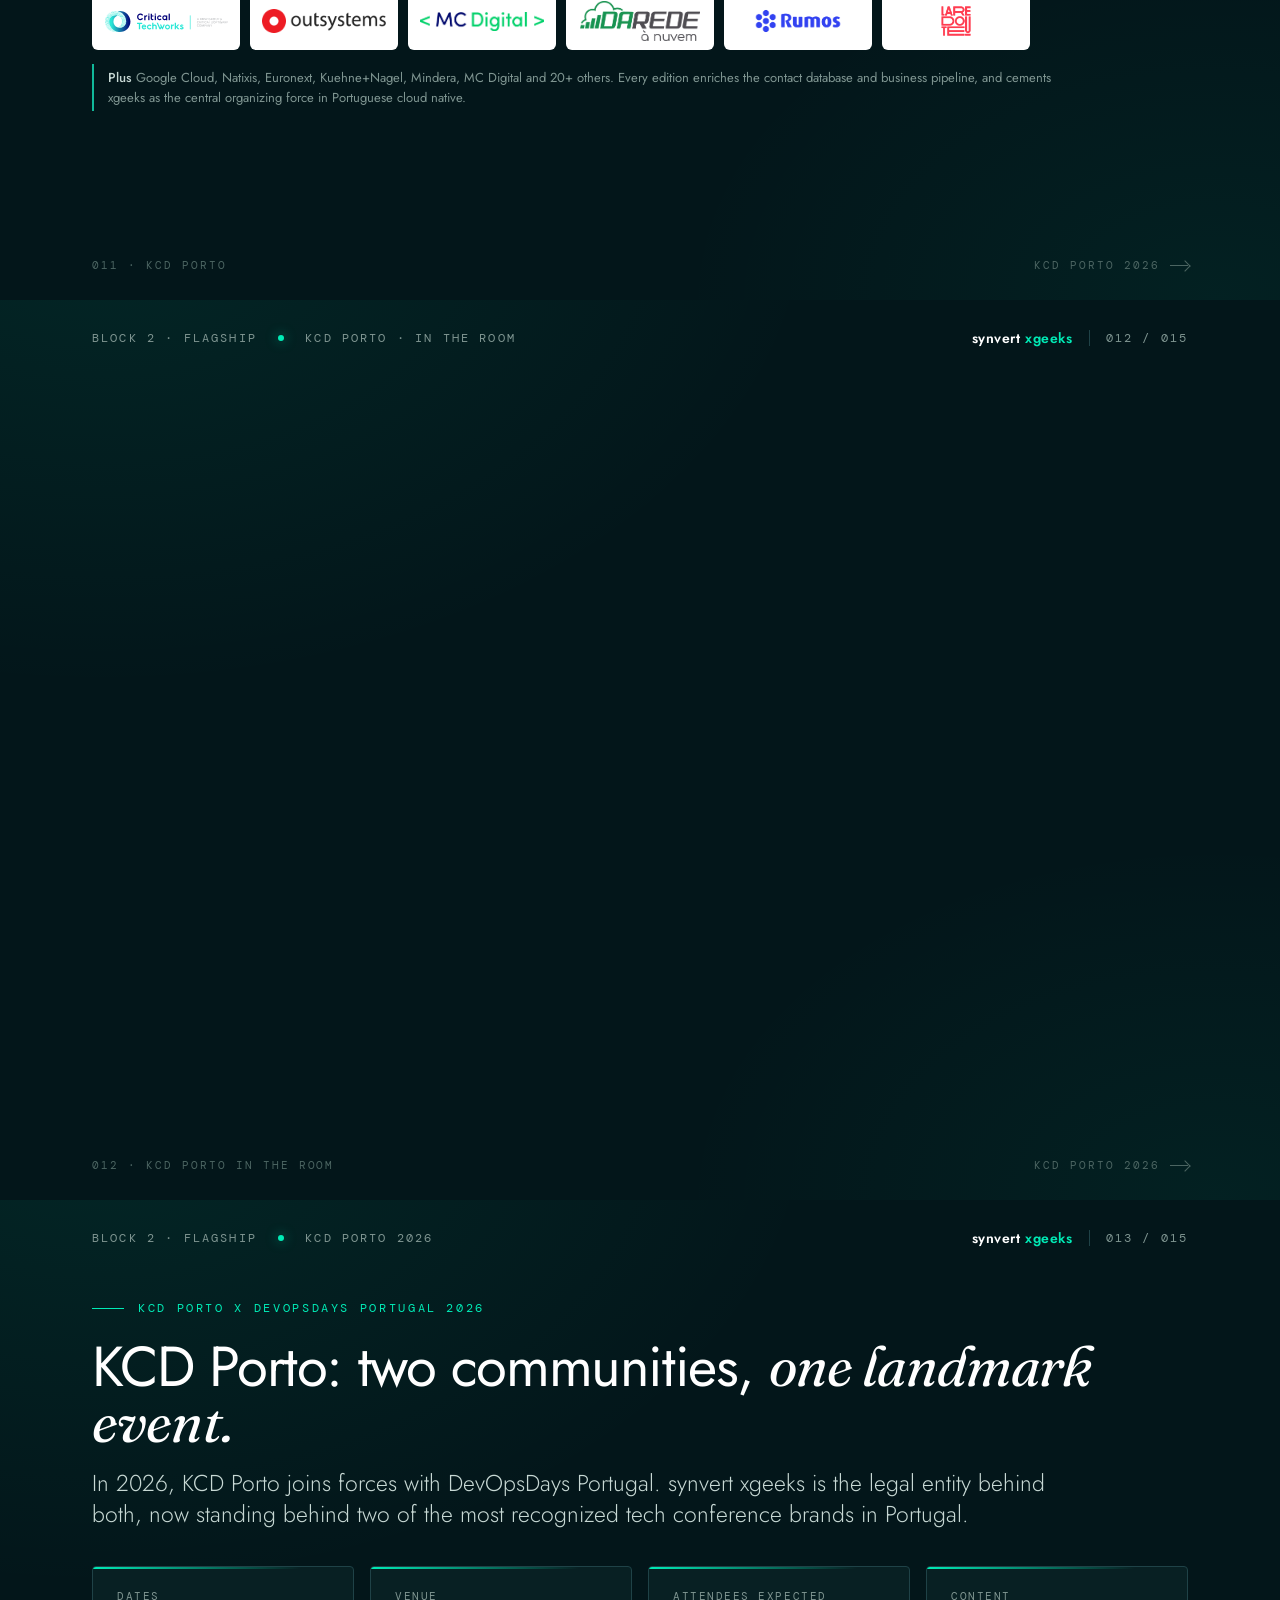
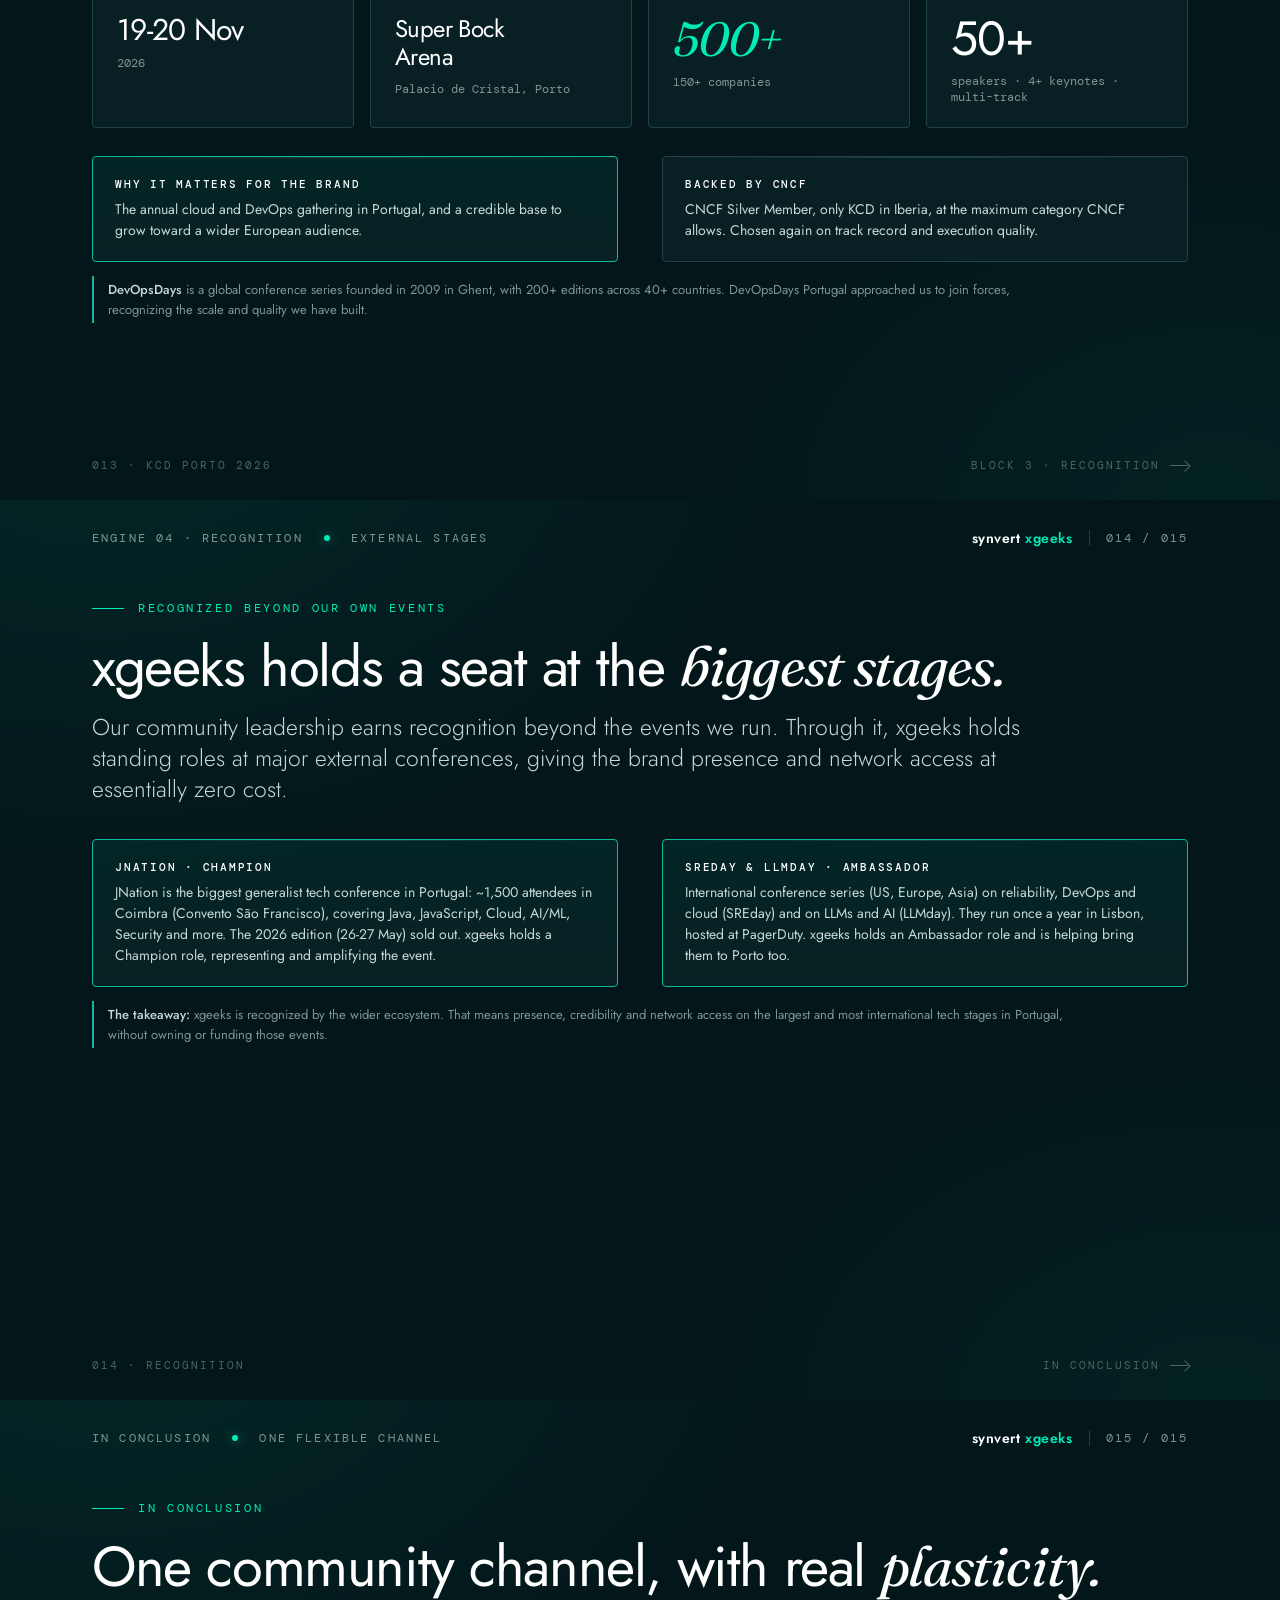
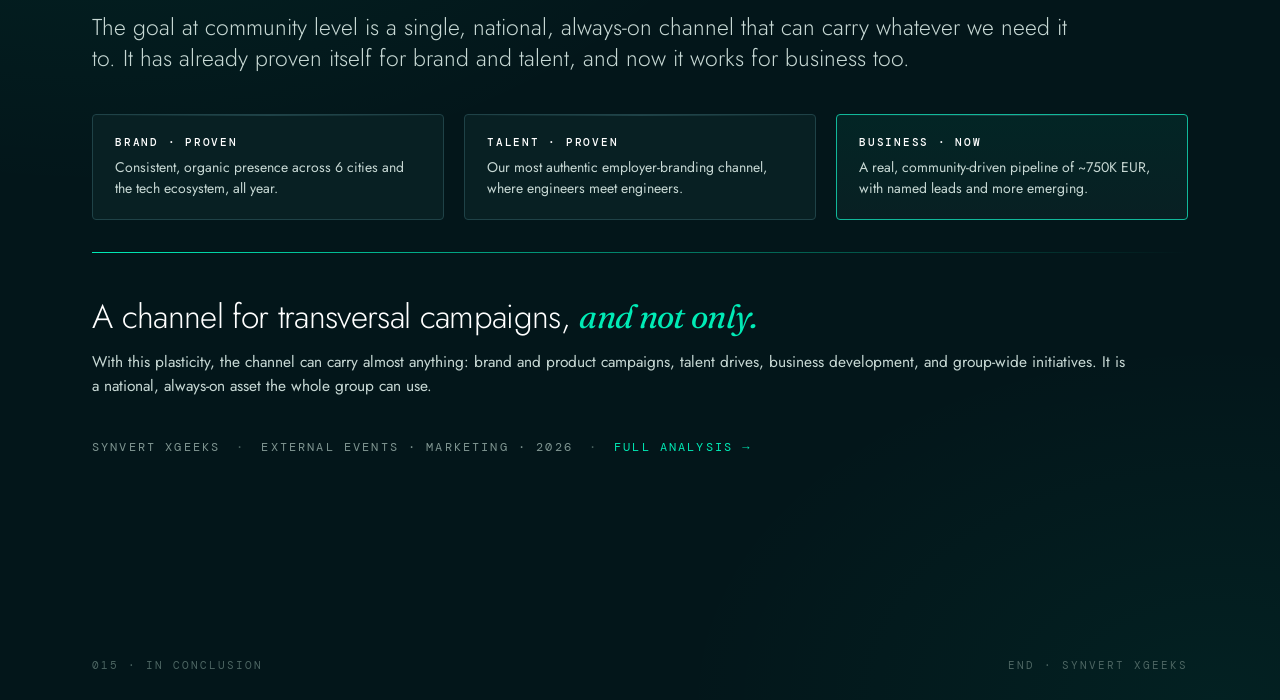
<file: external-events/index.html>
<!doctype html>
<html lang="en">
<head>
<meta charset="utf-8">
<meta name="viewport" content="width=device-width,initial-scale=1">
<title>External Events · synvert xgeeks</title>
<meta name="description" content="How synvert xgeeks builds brand, talent and business through external events: community meetups, geekathon and KCD Porto.">
<meta name="theme-color" content="#03161a">
<link rel="preconnect" href="https://fonts.googleapis.com">
<link rel="preconnect" href="https://fonts.gstatic.com" crossorigin>
<link href="https://fonts.googleapis.com/css2?family=Jost:wght@300;400;500;600;700&family=DM+Mono:wght@400;500&family=Fraunces:ital,wght@0,400;1,400;1,500&display=swap" rel="stylesheet">
<style>
/* ─── Design tokens ──────────────────────────────────────────────────────── */
:root {
  --bg:#03161a; --bg-2:#082023; --bg-3:#0d2a2e;
  --ink:#ffffff; --ink-2:#c7d8d4; --ink-3:#7f9591; --ink-4:#4c6562;
  --line:#143034; --line-2:#1f4247;
  --accent:#00EBB6; --accent-dim:#11b89a; --accent-deep:#064a40;
  --warm:#ff966e;
  --good:#00EBB6; --good-bg:rgba(0,235,182,0.12);
  --bad:#f87171; --bad-bg:rgba(248,113,113,0.12);
  --warn:#fbbf24; --warn-bg:rgba(251,191,36,0.12);
  --display:'Jost','Futura','Century Gothic',system-ui,sans-serif;
  --sans:'Jost','Futura','Century Gothic',system-ui,sans-serif;
  --serif:'Fraunces',Georgia,serif;
  --mono:'DM Mono',ui-monospace,SFMono-Regular,Menlo,monospace;
}
/* ─── Reset & base ───────────────────────────────────────────────────────── */
* { box-sizing:border-box; }
html, body { margin:0; padding:0; background:#000; color:var(--ink); font-family:var(--sans); -webkit-font-smoothing:antialiased; text-rendering:optimizeLegibility; }
html { scroll-behavior:smooth; }
body { min-height:100vh; scroll-snap-type:y mandatory; overflow-y:scroll; overscroll-behavior:contain; }
.deck { display:block; }
/* ─── Slide shell ────────────────────────────────────────────────────────── */
.slide { position:relative; min-height:100vh; background:var(--bg); scroll-snap-align:start; scroll-snap-stop:always; overflow:hidden; display:flex; flex-direction:column; }
.slide::before { content:''; position:absolute; inset:0; background:radial-gradient(ellipse 1200px 800px at 8% -10%, rgba(0,235,182,0.08), transparent 60%), radial-gradient(ellipse 900px 600px at 95% 100%, rgba(0,235,182,0.05), transparent 60%); pointer-events:none; z-index:0; }
.frame { position:relative; flex:1; padding:100px 92px 70px; display:flex; flex-direction:column; z-index:1; max-width:1520px; margin:0 auto; width:100%; }
/* ─── Chrome (top bar) ───────────────────────────────────────────────────── */
.chrome { position:absolute; top:28px; left:92px; right:92px; display:flex; justify-content:space-between; align-items:center; z-index:2; font-family:var(--mono); font-size:12px; letter-spacing:0.18em; text-transform:uppercase; color:var(--ink-3); }
.chrome .dot { display:inline-block; width:6px; height:6px; background:var(--accent); border-radius:999px; margin:0 12px 2px; vertical-align:middle; box-shadow:0 0 12px rgba(0,235,182,0.6); }
.chrome__right { display:flex; align-items:center; gap:16px; }
.chrome__mark { font-family:var(--display); font-weight:600; font-size:14px; letter-spacing:0.04em; text-transform:none; color:var(--ink); }
.chrome__mark b { color:var(--accent); font-weight:600; }
.chrome__pageno { border-left:1px solid var(--line-2); padding-left:16px; color:var(--ink-3); }
/* ─── Typography ─────────────────────────────────────────────────────────── */
.kicker { font-family:var(--mono); font-size:12px; letter-spacing:0.22em; text-transform:uppercase; color:var(--accent); display:inline-flex; align-items:center; gap:14px; margin:0 0 22px 0; }
.kicker::before { content:''; width:32px; height:1px; background:var(--accent); }
.display { font-family:var(--display); font-weight:400; line-height:0.98; letter-spacing:-0.025em; color:var(--ink); margin:0; }
.display em, .display i { font-family:var(--serif); font-style:italic; font-weight:400; letter-spacing:-0.015em; }
.display .accent { color:var(--accent); }
h1.display { font-size:clamp(40px,6.2vw,90px); }
h2.display { font-size:clamp(28px,4.4vw,58px); }
.subhead { font-family:var(--display); font-weight:300; font-size:clamp(17px,1.85vw,23px); line-height:1.35; color:var(--ink-2); margin:18px 0 0 0; max-width:980px; }
.subhead em { font-family:var(--serif); font-style:italic; font-weight:400; color:var(--ink); }
.subhead strong { font-weight:500; color:var(--ink); }
.body-text { font-family:var(--display); font-weight:400; font-size:15.5px; line-height:1.6; color:var(--ink-2); max-width:920px; }
.body-text strong { color:var(--ink); font-weight:500; }
.body-text em { font-family:var(--serif); font-style:italic; font-weight:400; color:var(--ink); }
.accent-text { color:var(--accent); } .warm-text { color:var(--warm); } .muted { color:var(--ink-3); }
.plain { font-family:var(--display); font-size:13px; line-height:1.5; color:var(--ink-3); border-left:2px solid var(--accent-dim); padding:4px 0 4px 14px; margin:14px 0 0; max-width:980px; }
.plain b { color:var(--ink-2); font-weight:500; }
.pull-quote { font-family:var(--display); font-weight:300; font-size:clamp(24px,3.5vw,44px); line-height:1.15; letter-spacing:-0.02em; color:var(--ink); max-width:1140px; margin:0; }
.pull-quote em { font-family:var(--serif); font-style:italic; font-weight:400; color:var(--accent); }
/* ─── Bottom bar ─────────────────────────────────────────────────────────── */
.slide__bottom { position:absolute; bottom:28px; left:92px; right:92px; display:flex; justify-content:space-between; align-items:flex-end; font-family:var(--mono); font-size:11px; letter-spacing:0.18em; text-transform:uppercase; color:var(--ink-4); z-index:2; }
.slide__bottom .hint { display:flex; align-items:center; gap:10px; }
.slide__bottom .hint .arrow { display:inline-block; width:18px; height:1px; background:var(--ink-4); position:relative; }
.slide__bottom .hint .arrow::after { content:''; position:absolute; right:-1px; top:-3px; width:7px; height:7px; border-right:1px solid var(--ink-4); border-bottom:1px solid var(--ink-4); transform:rotate(-45deg); }
/* ─── Progress rail ──────────────────────────────────────────────────────── */
.deck-progress { position:fixed; right:26px; top:50%; transform:translateY(-50%); z-index:50; display:flex; flex-direction:column; gap:5px; font-family:var(--mono); font-size:9.5px; letter-spacing:0.12em; text-transform:uppercase; color:var(--ink-4); }
.deck-progress a { color:inherit; text-decoration:none; display:flex; align-items:center; gap:9px; padding:2px 0; cursor:pointer; transition:color 200ms; }
.deck-progress a:hover { color:var(--ink-2); }
.deck-progress a::before { content:''; width:16px; height:1px; background:var(--line-2); transition:background 200ms,width 200ms; }
.deck-progress a.is-active { color:var(--accent); }
.deck-progress a.is-active::before { background:var(--accent); width:28px; }
/* ─── Cover helpers ──────────────────────────────────────────────────────── */
.cover-slot { margin-top:auto; display:flex; flex-direction:column; gap:16px; }
.cover-meta { font-family:var(--mono); font-size:12px; letter-spacing:0.18em; text-transform:uppercase; color:var(--ink-3); display:flex; gap:16px; flex-wrap:wrap; }
.cover-meta span + span::before { content:'·'; margin-right:16px; color:var(--ink-4); }
/* ─── Grids ──────────────────────────────────────────────────────────────── */
.grid-2 { display:grid; grid-template-columns:1fr 1fr; gap:44px; align-items:start; }
.grid-3 { display:grid; grid-template-columns:1fr 1fr 1fr; gap:20px; }
.grid-4 { display:grid; grid-template-columns:repeat(4,1fr); gap:16px; }
.divider { height:1px; background:var(--line-2); margin:24px 0; }
.divider--accent { background:linear-gradient(90deg,var(--accent),transparent); }
/* ─── Cards ──────────────────────────────────────────────────────────────── */
.card { background:var(--bg-2); border:1px solid var(--line-2); padding:20px 22px; border-radius:4px; position:relative; overflow:hidden; }
.card::before { content:''; position:absolute; top:0; left:0; right:0; height:1px; background:linear-gradient(90deg,transparent,var(--line-2),transparent); }
.card .card-num { font-family:var(--display); font-weight:300; font-size:38px; line-height:0.9; color:var(--ink-4); letter-spacing:-0.02em; }
.card .card-label { font-family:var(--mono); font-size:11px; letter-spacing:0.16em; text-transform:uppercase; color:var(--ink); margin-top:12px; font-weight:500; }
.card .card-body { font-size:13px; color:var(--ink-2); line-height:1.5; margin-top:8px; }
.card.is-accent { border-color:var(--accent-dim); background:linear-gradient(180deg,rgba(0,235,182,0.07),var(--bg-2)); }
.card.is-accent .card-num { color:var(--accent); }
.card.is-warm { border-color:var(--warm); background:linear-gradient(180deg,rgba(255,150,110,0.07),var(--bg-2)); }
.card.is-warm .card-num { color:var(--warm); }
/* ─── KPIs ───────────────────────────────────────────────────────────────── */
.kpi { background:var(--bg-2); border:1px solid var(--line-2); padding:22px 24px; border-radius:4px; display:flex; flex-direction:column; gap:6px; position:relative; overflow:hidden; }
.kpi::after { content:''; position:absolute; left:0; right:0; top:0; height:2px; background:linear-gradient(90deg,var(--accent),transparent 80%); }
.kpi .kpi-label { font-family:var(--mono); font-size:11px; letter-spacing:0.14em; text-transform:uppercase; color:var(--ink-3); }
.kpi .kpi-value { font-family:var(--display); font-weight:400; font-size:48px; line-height:1; color:var(--ink); letter-spacing:-0.025em; margin-top:6px; }
.kpi .kpi-value em { font-family:var(--serif); font-style:italic; font-weight:400; color:var(--accent); }
.kpi .kpi-sub { font-family:var(--mono); font-size:12px; color:var(--ink-3); margin-top:4px; }
/* ─── Lanes (two-track) ──────────────────────────────────────────────────── */
.lanes { display:grid; grid-template-columns:1fr 1fr; gap:22px; margin-top:24px; }
.lane { border:1px solid var(--line-2); border-radius:6px; padding:22px 24px; background:var(--bg-2); }
.lane.a { border-top:3px solid var(--warm); } .lane.b { border-top:3px solid var(--accent); }
.lane .lane-role { font-family:var(--mono); font-size:11px; letter-spacing:0.14em; text-transform:uppercase; color:var(--ink-3); }
.lane .lane-title { font-family:var(--display); font-weight:500; font-size:20px; color:var(--ink); margin:6px 0 12px; }
.lane.a .lane-title { color:var(--warm); } .lane.b .lane-title { color:var(--accent); }
.lane ul { margin:0; padding-left:18px; } .lane li { font-size:13.5px; color:var(--ink-2); line-height:1.5; margin-bottom:7px; }
/* ─── Rule strip ─────────────────────────────────────────────────────────── */
.rule-strip { margin-top:22px; display:grid; grid-template-columns:repeat(4,1fr); gap:14px; }
.rule-strip .rule-item { border:1px solid var(--line-2); border-radius:4px; padding:14px 16px; background:var(--bg-2); }
.rule-strip .rule-n { font-family:var(--mono); font-size:11px; color:var(--accent); letter-spacing:0.12em; }
.rule-strip .rule-t { font-family:var(--display); font-weight:500; font-size:13.5px; color:var(--ink); margin-top:7px; line-height:1.35; }
.rule-strip .rule-d { font-size:11.5px; color:var(--ink-3); line-height:1.45; margin-top:5px; }
/* ─── Data table ─────────────────────────────────────────────────────────── */
.dt { margin-top:18px; border:1px solid var(--line-2); border-radius:6px; overflow:hidden; font-size:12.5px; }
.dt .dt-h, .dt .dt-r { display:grid; align-items:center; }
.dt .dt-h { background:var(--bg-3); font-family:var(--mono); font-size:10px; letter-spacing:0.1em; text-transform:uppercase; color:var(--ink-3); padding:10px 16px; }
.dt .dt-r { padding:10px 16px; border-top:1px solid var(--line); background:var(--bg-2); color:var(--ink-2); }
.dt .dt-r b { color:var(--ink); font-weight:500; }
/* ─── Status chips ───────────────────────────────────────────────────────── */
.heat { font-family:var(--mono); font-size:10px; letter-spacing:0.06em; text-transform:uppercase; padding:2px 9px; border-radius:999px; display:inline-block; }
.heat.hot { color:var(--warm); border:1px solid var(--warm); }
.heat.warm { color:var(--warn); border:1px solid rgba(251,191,36,0.5); }
.heat.cold { color:var(--ink-3); border:1px solid var(--line-2); }
.tag-pill { font-family:var(--mono); font-size:10px; letter-spacing:0.05em; padding:1px 8px; border-radius:999px; }
.tag-pill.cli { color:var(--accent); border:1px solid var(--accent-dim); }
.tag-pill.par { color:var(--warm); border:1px solid var(--warm); }
.tag-pill.com { color:var(--ink-3); border:1px solid var(--line-2); }
.tag-pill.yes { color:var(--accent); border:1px solid var(--accent-dim); }
.tag-pill.no  { color:var(--ink-3); border:1px solid var(--line-2); }
/* ─── State matrix ───────────────────────────────────────────────────────── */
.smx { margin-top:20px; border:1px solid var(--line-2); border-radius:6px; overflow:hidden; }
.smx .smx-h, .smx .smx-r { display:grid; grid-template-columns:1.3fr 1fr 1.1fr 1.6fr; }
.smx .smx-h { background:var(--bg-3); font-family:var(--mono); font-size:10px; letter-spacing:0.1em; text-transform:uppercase; color:var(--ink-3); }
.smx .smx-h > div, .smx .smx-r > div { padding:11px 16px; border-top:1px solid var(--line); }
.smx .smx-r { background:var(--bg-2); font-size:12.5px; color:var(--ink-2); line-height:1.4; }
.smx .smx-r .st { font-family:var(--display); font-weight:500; color:var(--ink); }
.smx .smx-r b { color:var(--ink); font-weight:500; }
.go-yes { color:var(--accent); font-weight:500; } .go-no { color:var(--bad); font-weight:500; } .go-soft { color:var(--warn); font-weight:500; }
/* ─── Route-in schematic ─────────────────────────────────────────────────── */
.schema { display:grid; grid-template-columns:1fr 64px 1fr; gap:0; align-items:center; margin-top:24px; }
.schema .col-h { font-family:var(--mono); font-size:10.5px; letter-spacing:0.12em; text-transform:uppercase; margin-bottom:12px; }
.schema .routeins .col-h { color:var(--warm); } .schema .targets .col-h { color:var(--accent); }
.schema .node { background:var(--bg-2); border:1px solid var(--line-2); border-radius:6px; padding:13px 16px; margin-bottom:10px; }
.schema .node .nn { font-family:var(--display); font-weight:500; font-size:14px; color:var(--ink); }
.schema .node .nr { font-size:11.5px; color:var(--ink-3); margin-top:2px; }
.schema .routeins .node { border-left:3px solid var(--warm); }
.schema .targets .node { border-left:3px solid var(--accent); }
.schema .arrow-col { display:flex; flex-direction:column; align-items:center; gap:6px; color:var(--accent); }
.schema .arrow-col .ln { font-family:var(--mono); font-size:8.5px; letter-spacing:0.08em; color:var(--ink-3); text-transform:uppercase; text-align:center; }
.schema .arrow-col .ar { font-size:22px; line-height:1; color:var(--accent); }
/* ─── Person / bench ─────────────────────────────────────────────────────── */
.bench { display:grid; grid-template-columns:repeat(3,1fr); gap:12px; margin-top:8px; }
.person { background:var(--bg-2); border:1px solid var(--line-2); border-radius:4px; padding:13px 15px; }
.person .pn { font-family:var(--display); font-weight:500; font-size:15px; color:var(--ink); }
.person .pr { font-family:var(--mono); font-size:9.5px; letter-spacing:0.08em; text-transform:uppercase; color:var(--accent); margin:3px 0 6px; }
.person .pb { font-size:12px; color:var(--ink-2); line-height:1.45; }
.person.open { border-left:3px solid var(--warm); } .person.open .pr { color:var(--warm); }
.person.tech { border-left:3px solid var(--accent); }
/* ─── Doors ──────────────────────────────────────────────────────────────── */
.doors { display:grid; grid-template-columns:repeat(4,1fr); gap:13px; margin-top:22px; }
.door { background:var(--bg-2); border:1px solid var(--line-2); border-radius:4px; padding:16px 17px; display:flex; flex-direction:column; gap:7px; }
.door .door-phase { font-family:var(--mono); font-size:9.5px; letter-spacing:0.12em; text-transform:uppercase; color:var(--accent); }
.door .door-name { font-family:var(--display); font-weight:500; font-size:15.5px; color:var(--ink); line-height:1.2; }
.door .door-body { font-size:11.5px; color:var(--ink-2); line-height:1.45; }
.door.hot { border-color:var(--accent-dim); background:linear-gradient(180deg,rgba(0,235,182,0.06),var(--bg-2)); }
/* ─── Segmentation table ─────────────────────────────────────────────────── */
.segtable { margin-top:20px; border:1px solid var(--line-2); border-radius:6px; overflow:hidden; font-size:12px; }
.segtable .seg-row { display:grid; grid-template-columns:150px 1fr; border-bottom:1px solid var(--line); }
.segtable .seg-row:last-child { border-bottom:0; }
.segtable .seg-h { background:var(--bg-3); font-family:var(--mono); font-size:10px; letter-spacing:0.1em; text-transform:uppercase; padding:12px 16px; display:flex; align-items:center; }
.segtable .seg-h.client { color:var(--accent); } .segtable .seg-h.partner { color:var(--warm); } .segtable .seg-h.neutral { color:var(--ink-3); }
.segtable .seg-names { padding:12px 16px; color:var(--ink-2); line-height:1.55; background:var(--bg-2); }
.segtable .seg-names b { color:var(--ink); font-weight:500; } .segtable .seg-names .dual { color:var(--warm); }
/* ─── Tiers ──────────────────────────────────────────────────────────────── */
.tiers { display:flex; flex-direction:column; gap:11px; margin-top:18px; }
.tier { display:grid; grid-template-columns:118px 1fr; gap:20px; align-items:center; background:var(--bg-2); border:1px solid var(--line-2); border-radius:4px; padding:15px 22px; }
.tier.t1 { border-left:3px solid var(--accent); } .tier.reach { border-left:3px solid var(--warn); } .tier.t2 { border-left:3px solid var(--warm); } .tier.t3 { border-left:3px solid var(--ink-4); }
.tier .tier-tag { font-family:var(--display); font-weight:500; font-size:18px; color:var(--ink); }
.tier .tier-tag small { display:block; font-family:var(--mono); font-size:10px; letter-spacing:0.1em; text-transform:uppercase; color:var(--ink-3); margin-top:4px; }
.tier .tier-body { font-size:13.5px; color:var(--ink-2); line-height:1.5; }
.tier .tier-body strong { color:var(--ink); font-weight:500; }
/* ─── Account board ──────────────────────────────────────────────────────── */
.board { display:grid; grid-template-columns:repeat(4,1fr); gap:13px; margin-top:22px; }
.acct { background:var(--bg-2); border:1px solid var(--line-2); border-radius:4px; padding:15px 16px; display:flex; flex-direction:column; gap:6px; }
.acct .acct-name { font-family:var(--display); font-weight:500; font-size:15px; color:var(--ink); }
.acct .acct-pain { font-size:11.5px; color:var(--ink-2); line-height:1.4; flex:1; }
.acct .acct-status { font-family:var(--mono); font-size:9px; letter-spacing:0.06em; text-transform:uppercase; }
.acct .acct-status.closed { color:var(--accent); } .acct .acct-status.live { color:var(--warn); }
/* ─── CRM tree ───────────────────────────────────────────────────────────── */
.crm { display:grid; grid-template-columns:1fr 1fr; gap:22px; margin-top:22px; }
.crm-col { background:var(--bg-2); border:1px solid var(--line-2); border-radius:6px; padding:20px 22px; }
.crm-col.kcd { border-top:3px solid var(--accent); } .crm-col.meet { border-top:3px solid var(--warm); }
.crm-col .crm-top { font-family:var(--display); font-weight:500; font-size:18px; margin-bottom:12px; }
.crm-col.kcd .crm-top { color:var(--accent); } .crm-col.meet .crm-top { color:var(--warm); }
.crm-col .lab { font-family:var(--mono); font-size:11px; color:var(--ink-2); padding:6px 0 6px 16px; border-left:1px solid var(--line-2); margin-left:4px; }
.crm-col .lab b { color:var(--ink); }
.crm-fields { margin-top:18px; border:1px solid var(--line-2); border-radius:6px; padding:16px 20px; background:var(--bg-2); font-size:13px; color:var(--ink-2); line-height:1.6; }
.crm-fields b { color:var(--ink); font-weight:500; }
/* ─── Gantt ──────────────────────────────────────────────────────────────── */
.gantt { margin-top:26px; border-top:1px solid var(--line-2); }
.gantt-cols { display:grid; grid-template-columns:120px repeat(6,1fr); font-family:var(--mono); font-size:10.5px; letter-spacing:0.08em; text-transform:uppercase; color:var(--ink-3); padding:12px 0 14px; border-bottom:1px solid var(--line); }
.gantt-cols span { text-align:center; } .gantt-cols span:first-child { text-align:left; }
.gantt-row { display:grid; grid-template-columns:120px 1fr; align-items:center; padding:12px 0; border-bottom:1px solid var(--line); }
.gantt-row .gantt-lane-label { font-family:var(--display); font-weight:500; font-size:14px; }
.gantt-row.a .gantt-lane-label { color:var(--warm); } .gantt-row.b .gantt-lane-label { color:var(--accent); }
.gantt-track { position:relative; height:30px; }
.bar { position:absolute; top:4px; height:22px; border-radius:4px; display:flex; align-items:center; padding:0 12px; font-size:11px; color:#03161a; font-weight:600; white-space:nowrap; overflow:hidden; }
.bar.a { background:linear-gradient(90deg,var(--warm),#ffb594); } .bar.b { background:linear-gradient(90deg,var(--accent),#6ff3da); }
.bar.ghost { background:var(--bg-3); border:1px dashed var(--line-2); color:var(--ink-3); }
.event-flag { position:absolute; top:-8px; bottom:-8px; width:2px; background:var(--accent); }
.event-flag span { position:absolute; top:-20px; left:50%; transform:translateX(-50%); font-family:var(--mono); font-size:9px; letter-spacing:0.1em; color:var(--accent); white-space:nowrap; }
/* ─── Messages ───────────────────────────────────────────────────────────── */
.msgwrap { display:grid; grid-template-columns:1fr 1fr; gap:18px; margin-top:22px; }
.msg { border-left:2px solid var(--accent); background:var(--bg-2); padding:13px 18px; border-radius:0 4px 4px 0; margin-bottom:12px; }
.msg .msg-label { font-family:var(--mono); font-size:10px; letter-spacing:0.12em; text-transform:uppercase; color:var(--accent); margin-bottom:6px; }
.msg .msg-text { font-family:var(--serif); font-style:italic; font-size:14.5px; color:var(--ink-2); line-height:1.5; }
.msg .msg-text b { font-style:normal; color:var(--ink); }
.redline { border-left-color:var(--bad); } .redline .msg-label { color:var(--bad); } .redline .msg-text { font-style:normal; font-family:var(--display); }
/* ─── Tag row ────────────────────────────────────────────────────────────── */
.tag-row { display:grid; grid-template-columns:repeat(5,1fr); gap:14px; margin-top:28px; }
.tag-row .tag { background:var(--bg-2); border:1px solid var(--line-2); border-radius:4px; padding:16px 18px; }
.tag .tag-head { font-family:var(--display); font-weight:500; font-size:13.5px; color:var(--ink); margin-bottom:6px; }
.tag .tag-body { font-size:11.5px; color:var(--ink-3); line-height:1.5; }
/* ─── Reveal animation ───────────────────────────────────────────────────── */
.fade-up { opacity:0; transform:translateY(18px); transition:opacity 700ms cubic-bezier(0.2,0.7,0.2,1),transform 700ms cubic-bezier(0.2,0.7,0.2,1); }
.fade-up.in { opacity:1; transform:translateY(0); }
.fade-up.d1 { transition-delay:90ms; } .fade-up.d2 { transition-delay:180ms; } .fade-up.d3 { transition-delay:270ms; } .fade-up.d4 { transition-delay:360ms; }
/* ─── Responsive ─────────────────────────────────────────────────────────── */
@media (max-width:1150px) {
  .frame { padding:90px 46px 62px; }
  .chrome, .slide__bottom { left:46px; right:46px; }
  .grid-2, .lanes, .msgwrap, .crm { grid-template-columns:1fr; gap:22px; }
  .grid-3, .bench { grid-template-columns:1fr; }
  .grid-4, .board, .doors, .rule-strip { grid-template-columns:1fr 1fr; }
  .tag-row { grid-template-columns:1fr 1fr; }
  .smx .smx-h { display:none; } .smx .smx-r { grid-template-columns:1fr; gap:0; }
  .schema { grid-template-columns:1fr; } .schema .arrow-col { flex-direction:row; padding:8px 0; }
  .gantt-cols, .gantt-row { grid-template-columns:90px 1fr; } .gantt-cols span:not(:first-child) { display:none; }
  .segtable .seg-row, .dt .dt-h, .dt .dt-r { grid-template-columns:1fr !important; }
  .deck-progress { display:none; }
}
@media (max-width:700px) {
  .frame { padding:78px 20px 54px; }
  .chrome, .slide__bottom { left:20px; right:20px; font-size:10px; }
  .grid-4, .board, .doors, .rule-strip, .tag-row, .bench { grid-template-columns:1fr; }
  .tier { grid-template-columns:1fr; gap:8px; }
}
@media (prefers-reduced-motion:reduce) { html { scroll-behavior:auto; } .fade-up { transition:none; opacity:1; transform:none; } }
</style>
</head>
<body>

<nav class="deck-progress" aria-label="Deck progress">
  <a href="#s1" data-target="s1"><span>001</span></a>
  <a href="#s2" data-target="s2"><span>002</span></a>
  <a href="#s3" data-target="s3"><span>003</span></a>
  <a href="#s3c" data-target="s3c"><span>004</span></a>
  <a href="#s4" data-target="s4"><span>005</span></a>
  <a href="#s7" data-target="s7"><span>006</span></a>
  <a href="#s9" data-target="s9"><span>007</span></a>
  <a href="#s9b" data-target="s9b"><span>008</span></a>
  <a href="#s10" data-target="s10"><span>009</span></a>
  <a href="#s10b" data-target="s10b"><span>010</span></a>
  <a href="#s11" data-target="s11"><span>011</span></a>
  <a href="#s11b" data-target="s11b"><span>012</span></a>
  <a href="#s12" data-target="s12"><span>013</span></a>
  <a href="#s13" data-target="s13"><span>014</span></a>
  <a href="#s15" data-target="s15"><span>015</span></a>
</nav>

<main class="deck">

<!-- 001 Cover -->
<section class="slide" id="s1">
  <div class="chrome">
    <div class="chrome__left">MARKETING BRIEFING <span class="dot"></span> EXTERNAL EVENTS</div>
    <div class="chrome__right">
      <span class="chrome__mark">synvert <b>xgeeks</b></span>
      <span class="chrome__pageno">001 / 015</span>
    </div>
  </div>
  <div class="frame">
    <p class="kicker fade-up">Internal briefing · Marketing · 2026</p>
    <h1 class="display fade-up d1">External events:<br>how we build <em>brand</em>,<br><em>talent</em> and <span class="accent">business.</span></h1>
    <p class="subhead fade-up d2">Everything <strong>synvert xgeeks</strong> does in the tech ecosystem, in one view: an always-on community engine, two flagship events, and the recognition that follows. Where we are, why it matters, and where it is heading.</p>
    <div class="cover-slot fade-up d3">
      <div class="cover-meta">
        <span>15 slides</span>
        <span>~10-12 minute walk-through</span>
        <span>Presented by Fábio Sampaio · Business &amp; Community Specialist</span>
        <span><a href="analysis.html" style="color:var(--accent);text-decoration:none;">Full analysis →</a></span>
      </div>
    </div>
  </div>
  <div class="slide__bottom">
    <span>Scroll, arrow keys, or click the index to navigate</span>
    <span class="hint">Begin <span class="arrow"></span></span>
  </div>
</section>


<!-- 002 Overview: four engines -->
<section class="slide" id="s2">
  <div class="chrome">
    <div class="chrome__left">THE WHOLE PICTURE <span class="dot"></span> FOUR ENGINES</div>
    <div class="chrome__right">
      <span class="chrome__mark">synvert <b>xgeeks</b></span>
      <span class="chrome__pageno">002 / 015</span>
    </div>
  </div>
  <div class="frame">
    <p class="kicker fade-up">What we run in the ecosystem</p>
    <h2 class="display fade-up d1">One ecosystem, <em>four engines</em> working together.</h2>
    <p class="subhead fade-up d2">We found, organize and operate these events ourselves, we are not only sponsors. The work groups into four engines that run all year.</p>

    <div class="grid-4 fade-up d3" style="margin-top:42px;">
      <div class="card is-accent">
        <div class="card-num">01</div>
        <div class="card-label">Meetups · always-on</div>
        <div class="card-body">Year-round presence across 6 cities. Brand, talent, and now a business pipeline.</div>
      </div>
      <div class="card is-warm">
        <div class="card-num">02</div>
        <div class="card-label">geekathon · our hackathon</div>
        <div class="card-body">Our hackathon in Leiria, external by design and popular internally.</div>
      </div>
      <div class="card is-accent">
        <div class="card-num">03</div>
        <div class="card-label">KCD Porto · the flagship</div>
        <div class="card-body">The largest CNCF event in Portugal, run with DevOpsDays Portugal in 2026.</div>
      </div>
      <div class="card is-accent">
        <div class="card-num">04</div>
        <div class="card-label">Recognition · the stages</div>
        <div class="card-body">Through our community leadership, xgeeks holds a seat at Portugal's biggest tech conferences.</div>
      </div>
    </div>

    <p class="plain fade-up d4"><b>Read this deck in two blocks:</b> first Community and meetups, then the two flagship events. Every number here comes from our tracking files or official event pages.</p>
  </div>
  <div class="slide__bottom">
    <span>002 · The whole picture</span>
    <span class="hint">Block 1 · Community <span class="arrow"></span></span>
  </div>
</section>


<!-- 003 Community footprint / tiers -->
<section class="slide" id="s3">
  <div class="chrome">
    <div class="chrome__left">BLOCK 1 · COMMUNITY <span class="dot"></span> FOOTPRINT</div>
    <div class="chrome__right">
      <span class="chrome__mark">synvert <b>xgeeks</b></span>
      <span class="chrome__pageno">003 / 015</span>
    </div>
  </div>
  <div class="frame">
    <p class="kicker fade-up">Our community footprint</p>
    <h2 class="display fade-up d1">Meetups: we <em>run</em> 17 groups, not just sponsor them.</h2>
    <p class="subhead fade-up d2">17 active groups across 6 cities (Lisbon, Porto, Braga, Viseu, Leiria, Castelo Branco), spanning Cloud Native, DevOps, AWS, JavaScript and AI.</p>

    <style>
      .mu-wall { display:grid; grid-template-columns:repeat(5,1fr); gap:14px; margin-top:24px; }
      .mu-wall .mu { background:#fff; border-radius:8px; height:90px; display:flex; align-items:center; justify-content:center; padding:14px 16px; }
      .mu-wall .mu img { max-width:100%; max-height:100%; object-fit:contain; }
      @media (max-width:1150px){ .mu-wall { grid-template-columns:repeat(3,1fr); } }
      @media (max-width:700px){ .mu-wall { grid-template-columns:repeat(2,1fr); } }
    </style>
    <div class="mu-wall fade-up d3">
      <a href="https://www.meetup.com/cloudnativelx/?eventOrigin=home_groups_you_organize" class="mu"><img src="logos/mu-cloud-native-lisbon.png" alt="Cloud Native Lisbon"></a>
      <div class="mu"><img src="logos/mu-cloud-native-porto.svg" alt="Cloud Native Porto"></div>
      <div class="mu"><img src="logos/mu-devops-lisbon.png" alt="DevOps Lisbon"></div>
      <div class="mu"><img src="logos/mu-devops-porto.png" alt="DevOps Porto"></div>
      <div class="mu"><img src="logos/mu-devops-braga.png" alt="DevOps Braga"></div>
      <div class="mu"><img src="logos/mu-leiria-tech-talks.png" alt="Leiria Tech Talks"></div>
      <div class="mu"><img src="logos/mu-viseu-tech-talks.png" alt="Viseu Tech Talks"></div>
      <div class="mu"><img src="logos/mu-aws-ug-lisbon.png" alt="AWS User Group Lisbon"></div>
      <div class="mu"><img src="logos/mu-aws-ug-castelo-branco.png" alt="AWS User Group Castelo Branco &amp; Beira Baixa"></div>
      <div class="mu" style="background:linear-gradient(180deg,rgba(0,235,182,0.10),var(--bg-2)); border:1px solid var(--accent-dim);">
        <div style="text-align:center;">
          <div style="font-family:var(--display); font-weight:400; font-size:28px; line-height:1; color:var(--accent); letter-spacing:-0.02em;"><em style="font-family:var(--serif); font-style:italic;">+8</em></div>
          <div style="font-family:var(--mono); font-size:9px; letter-spacing:0.12em; text-transform:uppercase; color:var(--ink-3); margin-top:6px;">more</div>
        </div>
      </div>
    </div>

    <!-- Total reach headline stat -->
    <div class="fade-up d4" style="margin-top:18px; display:flex; align-items:center; gap:26px; background:linear-gradient(90deg,rgba(0,235,182,0.12),var(--bg-2)); border:1px solid var(--accent-dim); border-radius:6px; padding:14px 26px;">
      <div style="font-family:var(--display); font-weight:400; font-size:clamp(36px,5vw,58px); line-height:1; letter-spacing:-0.03em; color:var(--accent); white-space:nowrap;"><em style="font-family:var(--serif); font-style:italic;">~24,000</em></div>
      <div>
        <div style="font-family:var(--mono); font-size:12px; letter-spacing:0.16em; text-transform:uppercase; color:var(--ink);">Total community reach</div>
        <div style="font-size:13.5px; color:var(--ink-2); margin-top:4px; line-height:1.4;">Combined membership across all 17 groups (24,079), in 6 cities. One audience we reach directly, all year.</div>
      </div>
    </div>

    <p class="plain fade-up d4"><b>How we are involved:</b> four tiers, from full ownership (we run strategy, calendar and logistics end to end), to co-founded and co-led, to fundamental co-organizer, to collaboration and partnership.</p>
  </div>
  <div class="slide__bottom">
    <span>003 · Community footprint</span>
    <span class="hint">Meetups in the room <span class="arrow"></span></span>
  </div>
</section>


<!-- 003c Meetups photos -->
<section class="slide" id="s3c">
  <div class="chrome">
    <div class="chrome__left">BLOCK 1 · COMMUNITY <span class="dot"></span> IN THE ROOM</div>
    <div class="chrome__right">
      <span class="chrome__mark">synvert <b>xgeeks</b></span>
      <span class="chrome__pageno">004 / 015</span>
    </div>
  </div>
  <div class="frame">
    <p class="kicker fade-up">Meetups · in the room</p>
    <h2 class="display fade-up d1">Meetups: this is what it <em>looks like.</em></h2>
    <style>
      .photo-grid { display:grid; gap:16px; margin-top:30px; }
      .photo-grid.g4 { grid-template-columns:repeat(4,1fr); }
      .photo-grid.g3 { grid-template-columns:repeat(3,1fr); }
      .photo-grid.g2 { grid-template-columns:repeat(2,1fr); }
      .photo-grid .ph { position:relative; border-radius:8px; overflow:hidden; border:1px solid var(--line-2); background:var(--bg-2); aspect-ratio:3/2; }
      .photo-grid .ph img { width:100%; height:100%; object-fit:contain; display:block; }
      .photo-grid .cap { position:absolute; left:0; right:0; bottom:0; padding:12px 14px 10px; font-family:var(--mono); font-size:10px; letter-spacing:0.12em; text-transform:uppercase; color:#fff; background:linear-gradient(0deg,rgba(3,22,26,0.9),transparent); }
      @media (max-width:1150px){ .photo-grid.g4 { grid-template-columns:repeat(2,1fr); } }
      @media (max-width:900px){ .photo-grid.g3, .photo-grid.g2 { grid-template-columns:1fr; } .photo-grid.g4 { grid-template-columns:1fr; } }
    </style>
    <div class="photo-grid g4 fade-up d2">
      <div class="ph"><img src="photos/meetup-genai-gdg.jpg" alt="Lisbon GenAI x GDG meetup"><span class="cap">Lisbon GenAI × GDG</span></div>
      <div class="ph"><img src="photos/meetup-cnl-devops.jpg" alt="Cloud Native Lisbon x DevOps Lisbon meetup"><span class="cap">Cloud Native × DevOps Lisbon</span></div>
      <div class="ph"><img src="photos/meetup-gdg-braga.jpg" alt="GDG Braga x DevOps Braga joint event"><span class="cap">GDG × DevOps Braga</span></div>
      <div class="ph"><img src="photos/meetup-devops-braga.jpg" alt="DevOps Braga meetup"><span class="cap">DevOps Braga</span></div>
      <div class="ph"><img src="photos/meetup-genai-leaddev.jpg" alt="Lisbon GenAI x LeadDev meetup"><span class="cap">Lisbon GenAI × LeadDev</span></div>
      <div class="ph"><img src="photos/meetup-lisbon-view.jpg" alt="Community meetup in Lisbon"><span class="cap">Meetup · Lisbon</span></div>
      <div class="ph"><img src="photos/meetup-networking.jpg" alt="Networking at a meetup"><span class="cap">Networking</span></div>
    </div>
  </div>
  <div class="slide__bottom">
    <span>004 · Meetups in the room</span>
    <span class="hint">Why meetups matter <span class="arrow"></span></span>
  </div>
</section>


<!-- 004 Why meetups matter -->
<section class="slide" id="s4">
  <div class="chrome">
    <div class="chrome__left">BLOCK 1 · COMMUNITY <span class="dot"></span> WHY IT MATTERS</div>
    <div class="chrome__right">
      <span class="chrome__mark">synvert <b>xgeeks</b></span>
      <span class="chrome__pageno">005 / 015</span>
    </div>
  </div>
  <div class="frame">
    <p class="kicker fade-up">What meetups deliver</p>
    <h2 class="display fade-up d1">Meetups: always brand and talent, <em>now business too.</em></h2>
    <p class="subhead fade-up d2">Meetups were always about brand, exposure and hiring. About a year ago we started working them as a lead-generation channel too. No cold calls, no cold emails: real conversations at events people chose to attend.</p>

    <div class="grid-2 fade-up d3" style="margin-top:30px; grid-template-columns:0.82fr 1.18fr; gap:22px; align-items:stretch;">
      <div class="card">
        <div class="card-label" style="margin-top:0;">Brand &amp; talent · always</div>
        <div class="card-body" style="font-size:14px;">Consistent, organic presence across 6 cities and 6+ tech domains, and our most authentic employer-branding channel: engineers meet engineers.</div>
      </div>
      <div class="card is-accent">
        <div class="card-label" style="margin-top:0;">Business · now</div>
        <div style="display:flex; align-items:baseline; gap:16px; margin-top:10px;">
          <span style="font-family:var(--display); font-weight:400; font-size:clamp(46px,6.5vw,72px); line-height:0.95; letter-spacing:-0.03em; color:var(--accent);"><em style="font-family:var(--serif); font-style:italic;">~750K</em></span>
          <span style="font-family:var(--mono); font-size:12px; letter-spacing:0.12em; text-transform:uppercase; color:var(--ink-3); line-height:1.4;">EUR pipeline,<br>and growing</span>
        </div>
        <div class="card-body" style="font-size:16px; margin-top:14px; color:var(--ink-2);">A real, growing pipeline sourced directly from the community. Named leads already: <strong style="color:var(--ink);">CloudZone, Wellhub, UBIO</strong>, with more emerging.</div>
      </div>
    </div>

    <div class="rule-strip fade-up d4" style="margin-top:22px;">
      <div class="rule-item">
        <div class="rule-n">01 · Curate</div>
        <div class="rule-t">Pre-event check-in curation</div>
        <div class="rule-d">Screen registrants: companies, roles, seniority, relevance.</div>
      </div>
      <div class="rule-item">
        <div class="rule-n">02 · Connect</div>
        <div class="rule-t">Direct contact at the event</div>
        <div class="rule-d">Meet identified leads in person, community-first.</div>
      </div>
      <div class="rule-item">
        <div class="rule-n">03 · Nurture</div>
        <div class="rule-t">Warm post-event follow-up</div>
        <div class="rule-d">Prospects already know and trust the community.</div>
      </div>
      <div class="rule-item">
        <div class="rule-n">04 · Expand</div>
        <div class="rule-t">Database growth</div>
        <div class="rule-d">Meetups + KCD Porto + geekathon keep enriching the base.</div>
      </div>
    </div>
  </div>
  <div class="slide__bottom">
    <span>005 · Brand, talent, business</span>
    <span class="hint">Growth year over year <span class="arrow"></span></span>
  </div>
</section>


<!-- 007 YoY growth chart -->
<section class="slide" id="s7">
  <div class="chrome">
    <div class="chrome__left">BLOCK 1 · COMMUNITY <span class="dot"></span> GROWTH 2023-2026</div>
    <div class="chrome__right">
      <span class="chrome__mark">synvert <b>xgeeks</b></span>
      <span class="chrome__pageno">006 / 015</span>
    </div>
  </div>
  <div class="frame">
    <p class="kicker fade-up">Growth &amp; partnerships</p>
    <h2 class="display fade-up d1">Up every single year. <em>Meetups and reach.</em></h2>
    <p class="subhead fade-up d2">From 16 meetups in 2023 to 29 in 2025, with attendance climbing alongside. 2026 is already at 16 and counting, increasingly driven by co-organized editions.</p>

    <!-- Bar chart: bar height = attendees, number inside bar = meetups held -->
    <div class="fade-up d3" style="margin-top:30px; display:grid; grid-template-columns:repeat(4,1fr); gap:26px; align-items:end; height:270px;">
      <!-- 2023 -->
      <div style="height:100%; display:flex; flex-direction:column; justify-content:flex-end;">
        <div style="font-family:var(--mono); font-size:11px; letter-spacing:0.1em; text-transform:uppercase; color:var(--ink-3); text-align:center; margin-bottom:10px;">794 attendees</div>
        <div style="height:158px; border-radius:6px 6px 0 0; background:linear-gradient(180deg,var(--accent-dim),var(--accent-deep)); display:flex; align-items:flex-start; justify-content:center; padding-top:12px;">
          <span style="font-family:var(--display); font-weight:600; font-size:36px; color:#03161a;">16</span>
        </div>
      </div>
      <!-- 2024 -->
      <div style="height:100%; display:flex; flex-direction:column; justify-content:flex-end;">
        <div style="font-family:var(--mono); font-size:11px; letter-spacing:0.1em; text-transform:uppercase; color:var(--ink-3); text-align:center; margin-bottom:10px;">943 attendees</div>
        <div style="height:191px; border-radius:6px 6px 0 0; background:linear-gradient(180deg,var(--accent-dim),var(--accent-deep)); display:flex; align-items:flex-start; justify-content:center; padding-top:12px;">
          <span style="font-family:var(--display); font-weight:600; font-size:36px; color:#03161a;">21</span>
        </div>
      </div>
      <!-- 2025 -->
      <div style="height:100%; display:flex; flex-direction:column; justify-content:flex-end;">
        <div style="font-family:var(--mono); font-size:11px; letter-spacing:0.1em; text-transform:uppercase; color:var(--accent); text-align:center; margin-bottom:10px;">1,180 attendees</div>
        <div style="height:240px; border-radius:6px 6px 0 0; background:linear-gradient(180deg,var(--accent),#6ff3da); display:flex; align-items:flex-start; justify-content:center; padding-top:12px;">
          <span style="font-family:var(--display); font-weight:600; font-size:38px; color:#03161a;">29</span>
        </div>
      </div>
      <!-- 2026 -->
      <div style="height:100%; display:flex; flex-direction:column; justify-content:flex-end;">
        <div style="font-family:var(--mono); font-size:11px; letter-spacing:0.1em; text-transform:uppercase; color:var(--warn); text-align:center; margin-bottom:10px;">[X] attendees · pending</div>
        <div style="height:130px; border-radius:6px 6px 0 0; background:var(--bg-3); border:1px dashed var(--line-2); border-bottom:none; display:flex; align-items:flex-start; justify-content:center; padding-top:12px;">
          <span style="font-family:var(--display); font-weight:600; font-size:36px; color:var(--warm);">16</span>
        </div>
      </div>
    </div>
    <div style="display:grid; grid-template-columns:repeat(4,1fr); gap:26px; border-top:1px solid var(--line-2); padding-top:12px; margin-top:0;">
      <div style="text-align:center; font-family:var(--mono); font-size:13px; color:var(--ink-2);">2023</div>
      <div style="text-align:center; font-family:var(--mono); font-size:13px; color:var(--ink-2);">2024</div>
      <div style="text-align:center; font-family:var(--mono); font-size:13px; color:var(--ink);">2025</div>
      <div style="text-align:center; font-family:var(--mono); font-size:13px; color:var(--warm);">2026 · so far</div>
    </div>

    <div class="grid-2 fade-up d4" style="margin-top:22px; gap:18px;">
      <div style="border-left:3px solid var(--accent); background:linear-gradient(90deg,rgba(0,235,182,0.10),transparent); border-radius:0 6px 6px 0; padding:14px 18px;">
        <div style="font-family:var(--mono); font-size:11px; letter-spacing:0.14em; text-transform:uppercase; color:var(--accent); margin-bottom:6px;">Increasingly co-organized</div>
        <div style="font-size:14.5px; color:var(--ink-2); line-height:1.5;">Joint meetups with <b style="color:var(--ink);">Google</b> (GDG Braga, Porto, Lisbon), the <b style="color:var(--ink);">OutSystems User Groups</b> (Viseu, Leiria, soon Porto), and <b style="color:var(--ink);">Ministry of Testing</b> and <b style="color:var(--ink);">DevOps na Praia</b>. Each partner brings its own audience, so reach grows while cost per event drops.</div>
      </div>
      <div style="border-left:3px solid var(--warm); background:linear-gradient(90deg,rgba(255,150,110,0.10),transparent); border-radius:0 6px 6px 0; padding:14px 18px;">
        <div style="font-family:var(--mono); font-size:11px; letter-spacing:0.14em; text-transform:uppercase; color:var(--warm); margin-bottom:6px;">Largely self-sustaining</div>
        <div style="font-size:14.5px; color:var(--ink-2); line-height:1.5;">Companies now offer venues, hosting and sponsorship. Sometimes the hardest part is saying no.</div>
      </div>
    </div>
    <p class="plain fade-up d4" style="margin-top:12px;">2026 attendance is not yet consolidated, so only the meetup count is shown.</p>
  </div>
  <div class="slide__bottom">
    <span>006 · Growth &amp; partnerships</span>
    <span class="hint">Block 2 · geekathon <span class="arrow"></span></span>
  </div>
</section>


<!-- 009 geekathon origin + growth -->
<section class="slide" id="s9">
  <div class="chrome">
    <div class="chrome__left">BLOCK 2 · FLAGSHIP <span class="dot"></span> GEEKATHON</div>
    <div class="chrome__right">
      <span class="chrome__mark">synvert <b>xgeeks</b></span>
      <span class="chrome__pageno">007 / 015</span>
    </div>
  </div>
  <div class="frame">
    <p class="kicker fade-up">geekathon · Leiria</p>
    <h2 class="display fade-up d1">geekathon: <em>external by design,</em> loved internally.</h2>
    <p class="subhead fade-up d2">geekathon was always conceived as an external event, and it works extremely well on both fronts. Our own people genuinely love it, so it also became a strong internal moment, while growing externally with more partners edition after edition.</p>

    <div class="grid-4 fade-up d3" style="margin-top:36px;">
      <div class="kpi">
        <span class="kpi-label">2025 teams</span>
        <span class="kpi-value"><em>17</em></span>
        <span class="kpi-sub">building AI solutions</span>
      </div>
      <div class="kpi">
        <span class="kpi-label">Editions</span>
        <span class="kpi-value">5</span>
        <span class="kpi-sub">since 2021, growing</span>
      </div>
      <div class="kpi">
        <span class="kpi-label">2025 focus</span>
        <span class="kpi-value" style="font-size:26px; line-height:1.1;">Mobility &amp;<br>Smart Factories</span>
        <span class="kpi-sub">"Driving the Future with AI"</span>
      </div>
      <div class="kpi">
        <span class="kpi-label">Social component</span>
        <span class="kpi-value">100%</span>
        <span class="kpi-sub">of ticket sales donated to charity</span>
      </div>
    </div>

    <div class="grid-2 fade-up d4" style="margin-top:28px; grid-template-columns:1fr 1fr;">
      <div class="lane b" style="margin:0;">
        <div class="lane-role">External by design</div>
        <div class="lane-title">Open, partner-driven event</div>
        <ul>
          <li>Co-organized with Grupo Lusiaves, BRAINR, Startup Leiria and AWS</li>
          <li>20+ community partners, sponsor challenges, a Leiria landmark, growing edition after edition</li>
        </ul>
      </div>
      <div class="lane a" style="margin:0;">
        <div class="lane-role">Loved internally</div>
        <div class="lane-title">A moment our people love</div>
        <ul>
          <li>Our own teams genuinely love it, raising more and more internal interest</li>
          <li>Learning, upskilling and pride, on top of the external draw</li>
        </ul>
      </div>
    </div>

    <p class="plain fade-up d4"><b>2025 edition:</b> nearly 100 participants, close to 20 projects delivered, with prizes for Best Project (jury), Audience Award and Sponsor Challenges. Runs since 2021, in Leiria, growing every year.</p>
  </div>
  <div class="slide__bottom">
    <span>007 · geekathon</span>
    <span class="hint">geekathon 2026 vision <span class="arrow"></span></span>
  </div>
</section>


<!-- 009b geekathon photos -->
<section class="slide" id="s9b">
  <div class="chrome">
    <div class="chrome__left">BLOCK 2 · FLAGSHIP <span class="dot"></span> GEEKATHON · IN THE ROOM</div>
    <div class="chrome__right">
      <span class="chrome__mark">synvert <b>xgeeks</b></span>
      <span class="chrome__pageno">008 / 015</span>
    </div>
  </div>
  <div class="frame">
    <p class="kicker fade-up">geekathon · in the room</p>
    <h2 class="display fade-up d1">geekathon: a weekend that <em>delivers.</em></h2>
    <div class="photo-grid g4 fade-up d2">
      <div class="ph"><img src="photos/geekathon-audience.jpg" alt="geekathon audience in Leiria"><span class="cap">geekathon · Leiria</span></div>
      <div class="ph"><img src="photos/geekathon-booth.jpg" alt="synvert xgeeks booth at geekathon"><span class="cap">synvert xgeeks booth</span></div>
      <div class="ph"><img src="photos/geekathon-gaming.jpg" alt="Gaming corner at geekathon"><span class="cap">Gaming corner</span></div>
      <div class="ph"><img src="photos/geekathon-winner.jpg" alt="geekathon best project winner announcement"><span class="cap">Best project · the winner</span></div>
    </div>
  </div>
  <div class="slide__bottom">
    <span>008 · geekathon in the room</span>
    <span class="hint">geekathon 2026 <span class="arrow"></span></span>
  </div>
</section>


<!-- 010 geekathon 2026 vision: Hitachi group synergies -->
<section class="slide" id="s10">
  <div class="chrome">
    <div class="chrome__left">BLOCK 2 · FLAGSHIP <span class="dot"></span> GEEKATHON 2026</div>
    <div class="chrome__right">
      <span class="chrome__mark">synvert <b>xgeeks</b></span>
      <span class="chrome__pageno">009 / 015</span>
    </div>
  </div>
  <div class="frame">
    <p class="kicker fade-up">A proposal · not a done deal</p>
    <h2 class="display fade-up d1">geekathon: an invitation to <em>co-build</em> with the group.</h2>
    <p class="subhead fade-up d2">This year we would like to put geekathon on the table as a way to build synergies across <strong>GlobalLogic, Hitachi Digital Solutions</strong> and the associated group companies. It simply makes sense: a great way for the group to see what we do, and for them to show up and take part.</p>

    <div class="grid-2 fade-up d3" style="margin-top:30px; grid-template-columns:1fr 1fr; gap:22px;">
      <div class="card is-accent" style="align-self:start;">
        <div class="card-label" style="margin-top:0;">Why it makes sense</div>
        <div class="card-body" style="font-size:14px;">A window into how synvert xgeeks works: our business, our engineering, and our approach to community, seen up close by the wider group.</div>
      </div>
      <div class="card is-warm" style="align-self:start;">
        <div class="card-label" style="margin-top:0;">Ways they could take part <span style="font-family:var(--mono); font-size:9px; color:var(--warm);">· OPEN TO EXPLORE</span></div>
        <div class="card-body" style="font-size:14px;">
          <ul style="margin:2px 0 0; padding-left:16px; line-height:1.55;">
            <li>Sponsor prizes tied to challenges that solve their <strong>real problems</strong>, with solutions they could actually use afterwards</li>
            <li>Enter their own teams</li>
            <li>Join the jury panel</li>
            <li>Other formats, we are open to explore</li>
          </ul>
        </div>
      </div>
    </div>

    <div class="divider divider--accent fade-up d4" style="margin-top:26px;"></div>
    <p class="pull-quote fade-up d4" style="font-size:clamp(20px,2.6vw,34px); margin-top:20px;">
      From Leiria to the Hitachi group, and from the Hitachi group <em>to Leiria.</em>
    </p>
  </div>
  <div class="slide__bottom">
    <span>009 · geekathon 2026 · proposal</span>
    <span class="hint">KCD Porto <span class="arrow"></span></span>
  </div>
</section>


<!-- 010b Context: what the CNCF is and why KCD matters -->
<section class="slide" id="s10b">
  <div class="chrome">
    <div class="chrome__left">BLOCK 2 · FLAGSHIP <span class="dot"></span> WHY KCD MATTERS</div>
    <div class="chrome__right">
      <span class="chrome__mark">synvert <b>xgeeks</b></span>
      <span class="chrome__pageno">010 / 015</span>
    </div>
  </div>
  <div class="frame">
    <p class="kicker fade-up">Before the event · the context</p>
    <h2 class="display fade-up d1">KCD Porto: what the <em>CNCF</em> is, and why it matters.</h2>
    <p class="subhead fade-up d2">A quick chain of context, because it is what makes KCD Porto significant for our positioning.</p>

    <div class="grid-3 fade-up d3" style="margin-top:34px;">
      <div class="card">
        <div class="card-num">01</div>
        <div class="card-label">The CNCF &amp; Cloud Native</div>
        <div class="card-body" style="font-size:13.5px;">The Cloud Native Computing Foundation is the home of Kubernetes and the cloud native ecosystem. 98% of organizations have adopted cloud native techniques; 82% run Kubernetes in production.</div>
      </div>
      <div class="card is-accent">
        <div class="card-num">02</div>
        <div class="card-label">Our standing · CNCF Silver Member</div>
        <div class="card-body" style="font-size:13.5px;">synvert xgeeks is a CNCF Silver Member, one of the few Portuguese companies with this status, and organizes the only two official CNCF meetups in Portugal: Cloud Native Lisbon and Cloud Native Porto.</div>
      </div>
      <div class="card">
        <div class="card-num">03</div>
        <div class="card-label">What a KCD is</div>
        <div class="card-body" style="font-size:13.5px;">Kubernetes Community Days are the official CNCF community conferences. We run the only one in Portugal and the Iberian Peninsula.</div>
      </div>
    </div>

    <div class="card is-accent fade-up d4" style="margin-top:24px;">
      <div class="card-label" style="margin-top:0;">We organize it, we do not just attend</div>
      <div class="card-body" style="font-size:14px;">In events like Databricks or Big Data conferences, the group participates, which is valuable. With KCD Porto we create and run the entire experience, with full control, and we are recognized as the organizing entity: the responsible specialists in cloud native and DevOps in Portugal. Owning the event is a different position than attending someone else's.</div>
    </div>
  </div>
  <div class="slide__bottom">
    <span>010 · Why KCD matters</span>
    <span class="hint">KCD Porto · the event <span class="arrow"></span></span>
  </div>
</section>


<!-- 011 KCD Porto flagship -->
<section class="slide" id="s11">
  <div class="chrome">
    <div class="chrome__left">BLOCK 2 · FLAGSHIP <span class="dot"></span> KCD PORTO</div>
    <div class="chrome__right">
      <span class="chrome__mark">synvert <b>xgeeks</b></span>
      <span class="chrome__pageno">011 / 015</span>
    </div>
  </div>
  <div class="frame">
    <p class="kicker fade-up">KCD Porto · our biggest event</p>
    <h2 class="display fade-up d1">KCD Porto: the largest CNCF event in <em>Portugal.</em></h2>
    <p class="subhead fade-up d2">The only Kubernetes Community Days in Portugal and the Iberian Peninsula, built and run by synvert xgeeks. Three years running, self-funded, growing every edition.</p>

    <div class="grid-4 fade-up d3" style="margin-top:36px;">
      <div class="kpi">
        <span class="kpi-label">Attendees 2025</span>
        <span class="kpi-value"><em>329</em></span>
        <span class="kpi-sub">+39% vs 2024 · 95% show-up</span>
      </div>
      <div class="kpi">
        <span class="kpi-label">Companies</span>
        <span class="kpi-value">120+</span>
        <span class="kpi-sub">CTOs, architects, platform eng.</span>
      </div>
      <div class="kpi">
        <span class="kpi-label">Paid sponsors 2025</span>
        <span class="kpi-value"><em>16</em></span>
        <span class="kpi-sub">up from 7 in 2024</span>
      </div>
      <div class="kpi">
        <span class="kpi-label">Countries</span>
        <span class="kpi-value">26</span>
        <span class="kpi-sub">genuine international reach</span>
      </div>
    </div>

    <style>
      .logo-wall { display:grid; grid-template-columns:repeat(7,1fr); gap:10px; }
      .logo-wall .lg { background:#fff; border-radius:6px; height:58px; display:flex; align-items:center; justify-content:center; padding:9px 12px; }
      .logo-wall .lg img { max-width:100%; max-height:100%; object-fit:contain; }
      @media (max-width:1150px){ .logo-wall { grid-template-columns:repeat(4,1fr); } }
      @media (max-width:700px){ .logo-wall { grid-template-columns:repeat(3,1fr); } }
    </style>
    <div class="fade-up d4" style="margin-top:26px;">
      <div style="font-family:var(--mono); font-size:11px; letter-spacing:0.16em; text-transform:uppercase; color:var(--ink-3); margin-bottom:12px;">A sponsor ecosystem that keeps growing</div>
      <div class="logo-wall">
        <div class="lg"><img src="logos/aws.png" alt="AWS"></div>
        <div class="lg"><img src="logos/blip.svg" alt="Blip"></div>
        <div class="lg"><img src="logos/komodor.svg" alt="Komodor"></div>
        <div class="lg"><img src="logos/feedzai.svg" alt="Feedzai"></div>
        <div class="lg"><img src="logos/sky.png" alt="Sky"></div>
        <div class="lg"><img src="logos/vw-ds.png" alt="Volkswagen Digital Solutions"></div>
        <div class="lg"><img src="logos/critical-manufacturing.png" alt="Critical Manufacturing"></div>
        <div class="lg"><img src="logos/critical-techworks.svg" alt="Critical TechWorks"></div>
        <div class="lg"><img src="logos/outsystems.png" alt="OutSystems"></div>
        <div class="lg"><img src="logos/mc-sonae.jpg" alt="MC Sonae"></div>
        <div class="lg"><img src="logos/darede.png" alt="Darede"></div>
        <div class="lg"><img src="logos/rumos.png" alt="Rumos"></div>
        <div class="lg"><img src="logos/la-redoute.png" alt="La Redoute"></div>
      </div>
      <p class="plain" style="margin-top:14px;"><b>Plus</b> Google Cloud, Natixis, Euronext, Kuehne+Nagel, Mindera, MC Digital and 20+ others. Every edition enriches the contact database and business pipeline, and cements xgeeks as the central organizing force in Portuguese cloud native.</p>
    </div>
  </div>
  <div class="slide__bottom">
    <span>011 · KCD Porto</span>
    <span class="hint">KCD Porto 2026 <span class="arrow"></span></span>
  </div>
</section>


<!-- 011b KCD photos -->
<section class="slide" id="s11b">
  <div class="chrome">
    <div class="chrome__left">BLOCK 2 · FLAGSHIP <span class="dot"></span> KCD PORTO · IN THE ROOM</div>
    <div class="chrome__right">
      <span class="chrome__mark">synvert <b>xgeeks</b></span>
      <span class="chrome__pageno">012 / 015</span>
    </div>
  </div>
  <div class="frame">
    <p class="kicker fade-up">KCD Porto · in the room</p>
    <h2 class="display fade-up d1">KCD Porto: the scale of the <em>flagship.</em></h2>
    <div class="photo-grid g4 fade-up d2">
      <div class="ph"><img src="photos/kcd-crowd.jpg" alt="KCD Porto packed auditorium"><span class="cap">A packed auditorium</span></div>
      <div class="ph"><img src="photos/kcd-main-sponsor.jpg" alt="synvert xgeeks as main sponsor at KCD Porto"><span class="cap">Main sponsor · synvert xgeeks</span></div>
      <div class="ph"><img src="photos/kcd-booth.jpg" alt="synvert xgeeks and sponsor booths at KCD Porto"><span class="cap">The sponsor floor</span></div>
      <div class="ph"><img src="photos/kcd-logo-screen.jpg" alt="KCD Porto on the main screen"><span class="cap">KCD Porto</span></div>
      <div class="ph"><img src="photos/kcd-networking.jpg" alt="KCD Porto networking with Porto river view"><span class="cap">Networking · Porto</span></div>
      <div class="ph"><img src="photos/kcd-facade.jpg" alt="Evening reception at the venue"><span class="cap">Evening reception</span></div>
      <div class="ph"><img src="photos/kcd-stage.jpg" alt="synvert xgeeks talk on stage at KCD Porto"><span class="cap">On stage · KCD Porto</span></div>
    </div>
  </div>
  <div class="slide__bottom">
    <span>012 · KCD Porto in the room</span>
    <span class="hint">KCD Porto 2026 <span class="arrow"></span></span>
  </div>
</section>


<!-- 012 KCD Porto 2026 x DevOpsDays -->
<section class="slide" id="s12">
  <div class="chrome">
    <div class="chrome__left">BLOCK 2 · FLAGSHIP <span class="dot"></span> KCD PORTO 2026</div>
    <div class="chrome__right">
      <span class="chrome__mark">synvert <b>xgeeks</b></span>
      <span class="chrome__pageno">013 / 015</span>
    </div>
  </div>
  <div class="frame">
    <p class="kicker fade-up">KCD Porto x DevOpsDays Portugal 2026</p>
    <h2 class="display fade-up d1">KCD Porto: two communities, <em>one landmark event.</em></h2>
    <p class="subhead fade-up d2">In 2026, KCD Porto joins forces with DevOpsDays Portugal. synvert xgeeks is the legal entity behind both, now standing behind two of the most recognized tech conference brands in Portugal.</p>

    <div class="grid-4 fade-up d3" style="margin-top:36px;">
      <div class="kpi">
        <span class="kpi-label">Dates</span>
        <span class="kpi-value" style="font-size:30px;">19-20 Nov</span>
        <span class="kpi-sub">2026</span>
      </div>
      <div class="kpi">
        <span class="kpi-label">Venue</span>
        <span class="kpi-value" style="font-size:24px; line-height:1.15;">Super Bock<br>Arena</span>
        <span class="kpi-sub">Palacio de Cristal, Porto</span>
      </div>
      <div class="kpi">
        <span class="kpi-label">Attendees expected</span>
        <span class="kpi-value"><em>500+</em></span>
        <span class="kpi-sub">150+ companies</span>
      </div>
      <div class="kpi">
        <span class="kpi-label">Content</span>
        <span class="kpi-value">50+</span>
        <span class="kpi-sub">speakers · 4+ keynotes · multi-track</span>
      </div>
    </div>

    <div class="grid-2 fade-up d4" style="margin-top:28px; grid-template-columns:1fr 1fr;">
      <div class="card is-accent" style="align-self:start;">
        <div class="card-label" style="margin-top:0;">Why it matters for the brand</div>
        <div class="card-body" style="font-size:14px;">The annual cloud and DevOps gathering in Portugal, and a credible base to grow toward a wider European audience.</div>
      </div>
      <div class="card" style="align-self:start;">
        <div class="card-label" style="margin-top:0;">Backed by CNCF</div>
        <div class="card-body" style="font-size:14px;">CNCF Silver Member, only KCD in Iberia, at the maximum category CNCF allows. Chosen again on track record and execution quality.</div>
      </div>
    </div>

    <p class="plain fade-up d4"><b>DevOpsDays</b> is a global conference series founded in 2009 in Ghent, with 200+ editions across 40+ countries. DevOpsDays Portugal approached us to join forces, recognizing the scale and quality we have built.</p>
  </div>
  <div class="slide__bottom">
    <span>013 · KCD Porto 2026</span>
    <span class="hint">Block 3 · Recognition <span class="arrow"></span></span>
  </div>
</section>


<!-- 013 Block 3 · Individual recognition -->
<section class="slide" id="s13">
  <div class="chrome">
    <div class="chrome__left">ENGINE 04 · RECOGNITION <span class="dot"></span> EXTERNAL STAGES</div>
    <div class="chrome__right">
      <span class="chrome__mark">synvert <b>xgeeks</b></span>
      <span class="chrome__pageno">014 / 015</span>
    </div>
  </div>
  <div class="frame">
    <p class="kicker fade-up">Recognized beyond our own events</p>
    <h2 class="display fade-up d1">xgeeks holds a seat at the <em>biggest stages.</em></h2>
    <p class="subhead fade-up d2">Our community leadership earns recognition beyond the events we run. Through it, xgeeks holds standing roles at major external conferences, giving the brand presence and network access at essentially zero cost.</p>

    <div class="grid-2 fade-up d3" style="margin-top:34px; grid-template-columns:1fr 1fr;">
      <div class="card is-accent" style="align-self:start;">
        <div class="card-label" style="margin-top:0;">JNation · Champion</div>
        <div class="card-body" style="font-size:14px;">JNation is the biggest generalist tech conference in Portugal: ~1,500 attendees in Coimbra (Convento São Francisco), covering Java, JavaScript, Cloud, AI/ML, Security and more. The 2026 edition (26-27 May) sold out. xgeeks holds a Champion role, representing and amplifying the event.</div>
      </div>
      <div class="card is-accent" style="align-self:start;">
        <div class="card-label" style="margin-top:0;">SREday &amp; LLMday · Ambassador</div>
        <div class="card-body" style="font-size:14px;">International conference series (US, Europe, Asia) on reliability, DevOps and cloud (SREday) and on LLMs and AI (LLMday). They run once a year in Lisbon, hosted at PagerDuty. xgeeks holds an Ambassador role and is helping bring them to Porto too.</div>
      </div>
    </div>

    <p class="plain fade-up d4"><b>The takeaway:</b> xgeeks is recognized by the wider ecosystem. That means presence, credibility and network access on the largest and most international tech stages in Portugal, without owning or funding those events.</p>
  </div>
  <div class="slide__bottom">
    <span>014 · Recognition</span>
    <span class="hint">In conclusion <span class="arrow"></span></span>
  </div>
</section>


<!-- 015 Closing · conclusion -->
<section class="slide" id="s15">
  <div class="chrome">
    <div class="chrome__left">IN CONCLUSION <span class="dot"></span> ONE FLEXIBLE CHANNEL</div>
    <div class="chrome__right">
      <span class="chrome__mark">synvert <b>xgeeks</b></span>
      <span class="chrome__pageno">015 / 015</span>
    </div>
  </div>
  <div class="frame">
    <p class="kicker fade-up">In conclusion</p>
    <h2 class="display fade-up d1">One community channel, with real <em>plasticity.</em></h2>
    <p class="subhead fade-up d2">The goal at community level is a single, national, always-on channel that can carry whatever we need it to. It has already proven itself for brand and talent, and now it works for business too.</p>

    <div class="grid-3 fade-up d3" style="margin-top:40px;">
      <div class="card">
        <div class="card-label" style="margin-top:0;">Brand · proven</div>
        <div class="card-body" style="font-size:14px;">Consistent, organic presence across 6 cities and the tech ecosystem, all year.</div>
      </div>
      <div class="card">
        <div class="card-label" style="margin-top:0;">Talent · proven</div>
        <div class="card-body" style="font-size:14px;">Our most authentic employer-branding channel, where engineers meet engineers.</div>
      </div>
      <div class="card is-accent">
        <div class="card-label" style="margin-top:0;">Business · now</div>
        <div class="card-body" style="font-size:14px;">A real, community-driven pipeline of ~750K EUR, with named leads and more emerging.</div>
      </div>
    </div>

    <div class="divider divider--accent fade-up d4" style="margin-top:32px;"></div>
    <p class="pull-quote fade-up d4" style="font-size:clamp(20px,2.6vw,34px); margin-top:20px;">
      A channel for transversal campaigns, <em>and not only.</em>
    </p>
    <p class="body-text fade-up d4" style="margin-top:14px; max-width:1040px;">With this plasticity, the channel can carry almost anything: brand and product campaigns, talent drives, business development, and group-wide initiatives. It is a national, always-on asset the whole group can use.</p>

    <div class="cover-slot fade-up d4" style="margin-top:24px;">
      <div class="cover-meta">
        <span>synvert xgeeks</span>
        <span>External Events · Marketing · 2026</span>
        <span><a href="analysis.html" style="color:var(--accent);text-decoration:none;">Full analysis →</a></span>
      </div>
    </div>
  </div>
  <div class="slide__bottom">
    <span>015 · In conclusion</span>
    <span>End · synvert xgeeks</span>
  </div>
</section>

</main>

<script>
(function () {
  const slides = Array.from(document.querySelectorAll('.slide'));
  const links = new Map(Array.from(document.querySelectorAll('.deck-progress a')).map(a => [a.dataset.target, a]));
  const io = new IntersectionObserver((entries) => {
    entries.forEach(e => {
      if (e.isIntersecting) {
        const id = e.target.id;
        links.forEach((a, key) => a.classList.toggle('is-active', key === id));
        e.target.querySelectorAll('.fade-up').forEach(el => el.classList.add('in'));
      }
    });
  }, { threshold: 0.4 });
  slides.forEach(s => io.observe(s));
  document.addEventListener('keydown', (ev) => {
    if (!['ArrowDown','ArrowRight','ArrowUp','ArrowLeft'].includes(ev.key)) return;
    const cur = slides.findIndex(s => { const r = s.getBoundingClientRect(); return r.top >= -5 && r.top < window.innerHeight * 0.5; });
    let next = cur;
    if (ev.key === 'ArrowDown' || ev.key === 'ArrowRight') next = Math.min(slides.length - 1, cur + 1);
    if (ev.key === 'ArrowUp' || ev.key === 'ArrowLeft') next = Math.max(0, cur - 1);
    if (next !== cur && slides[next]) { ev.preventDefault(); slides[next].scrollIntoView({ behavior: 'smooth' }); }
  });
})();
</script>
</body>
</html>
</file>
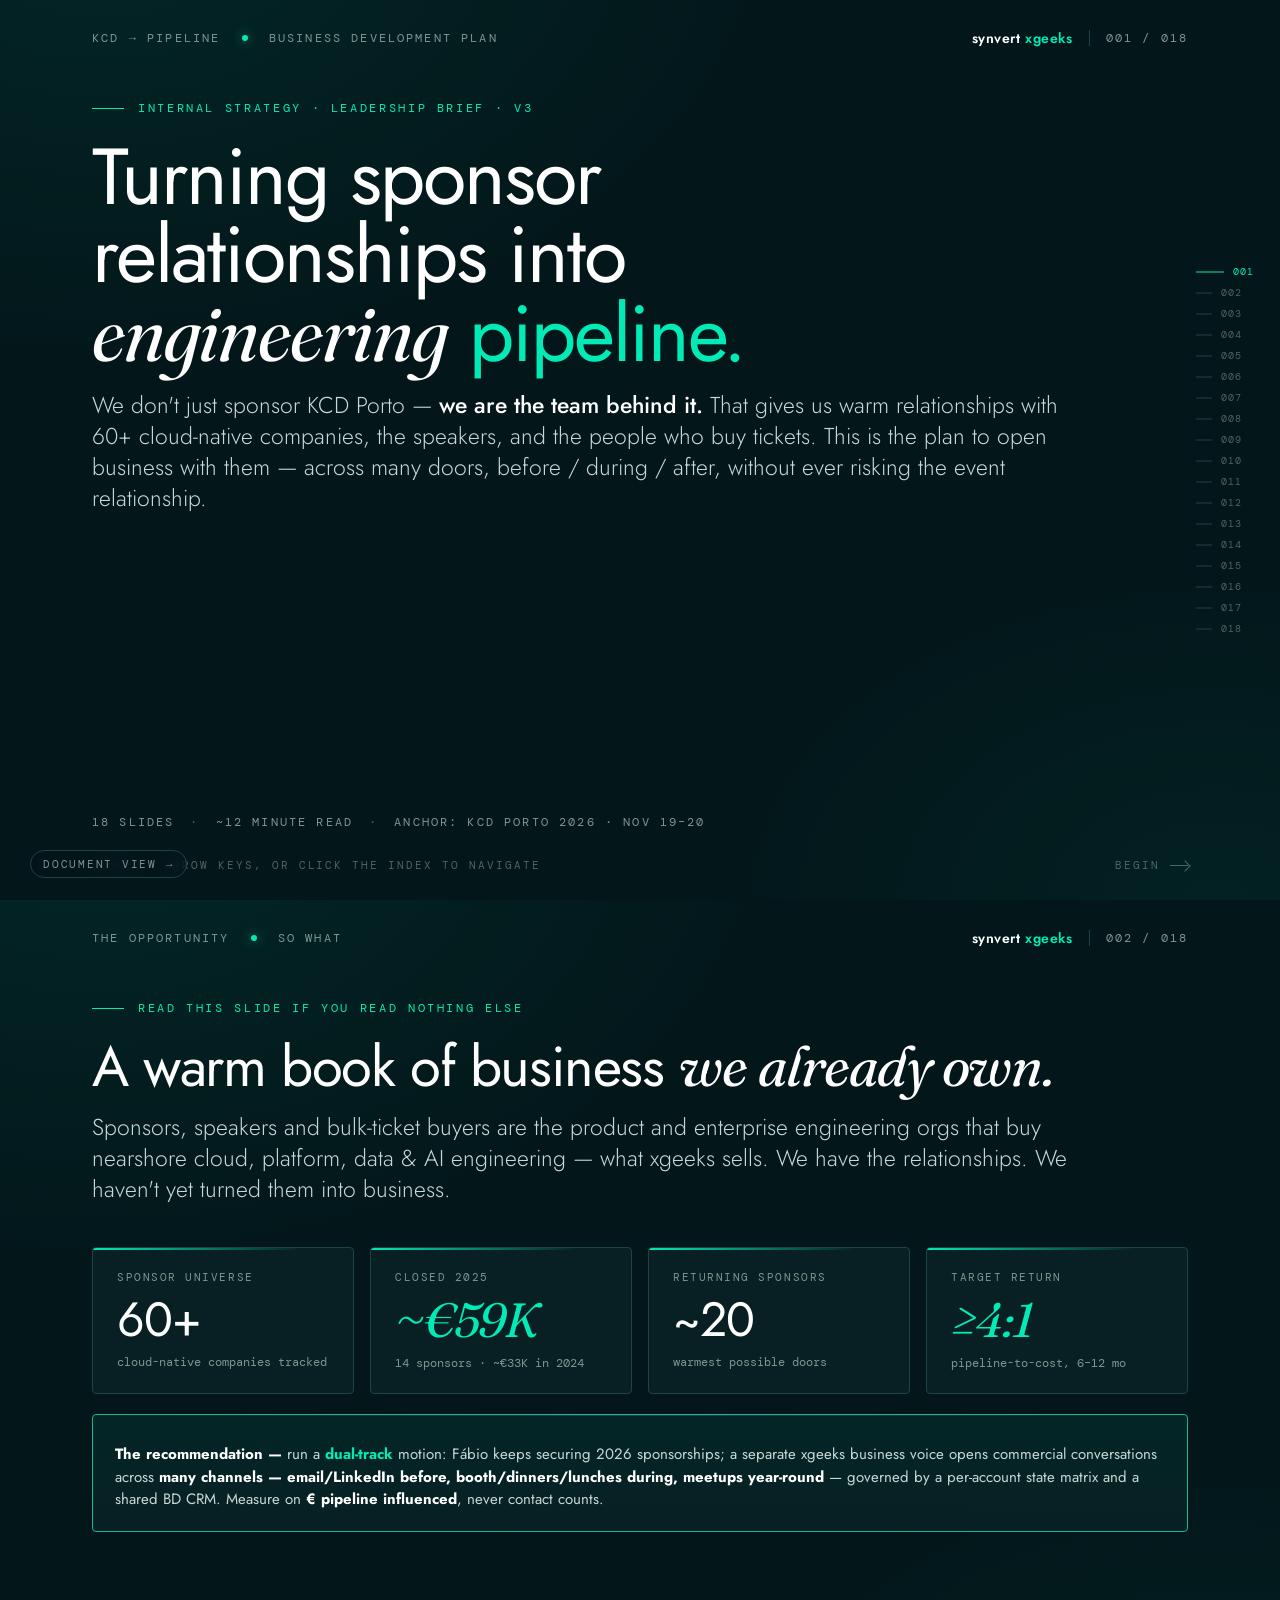
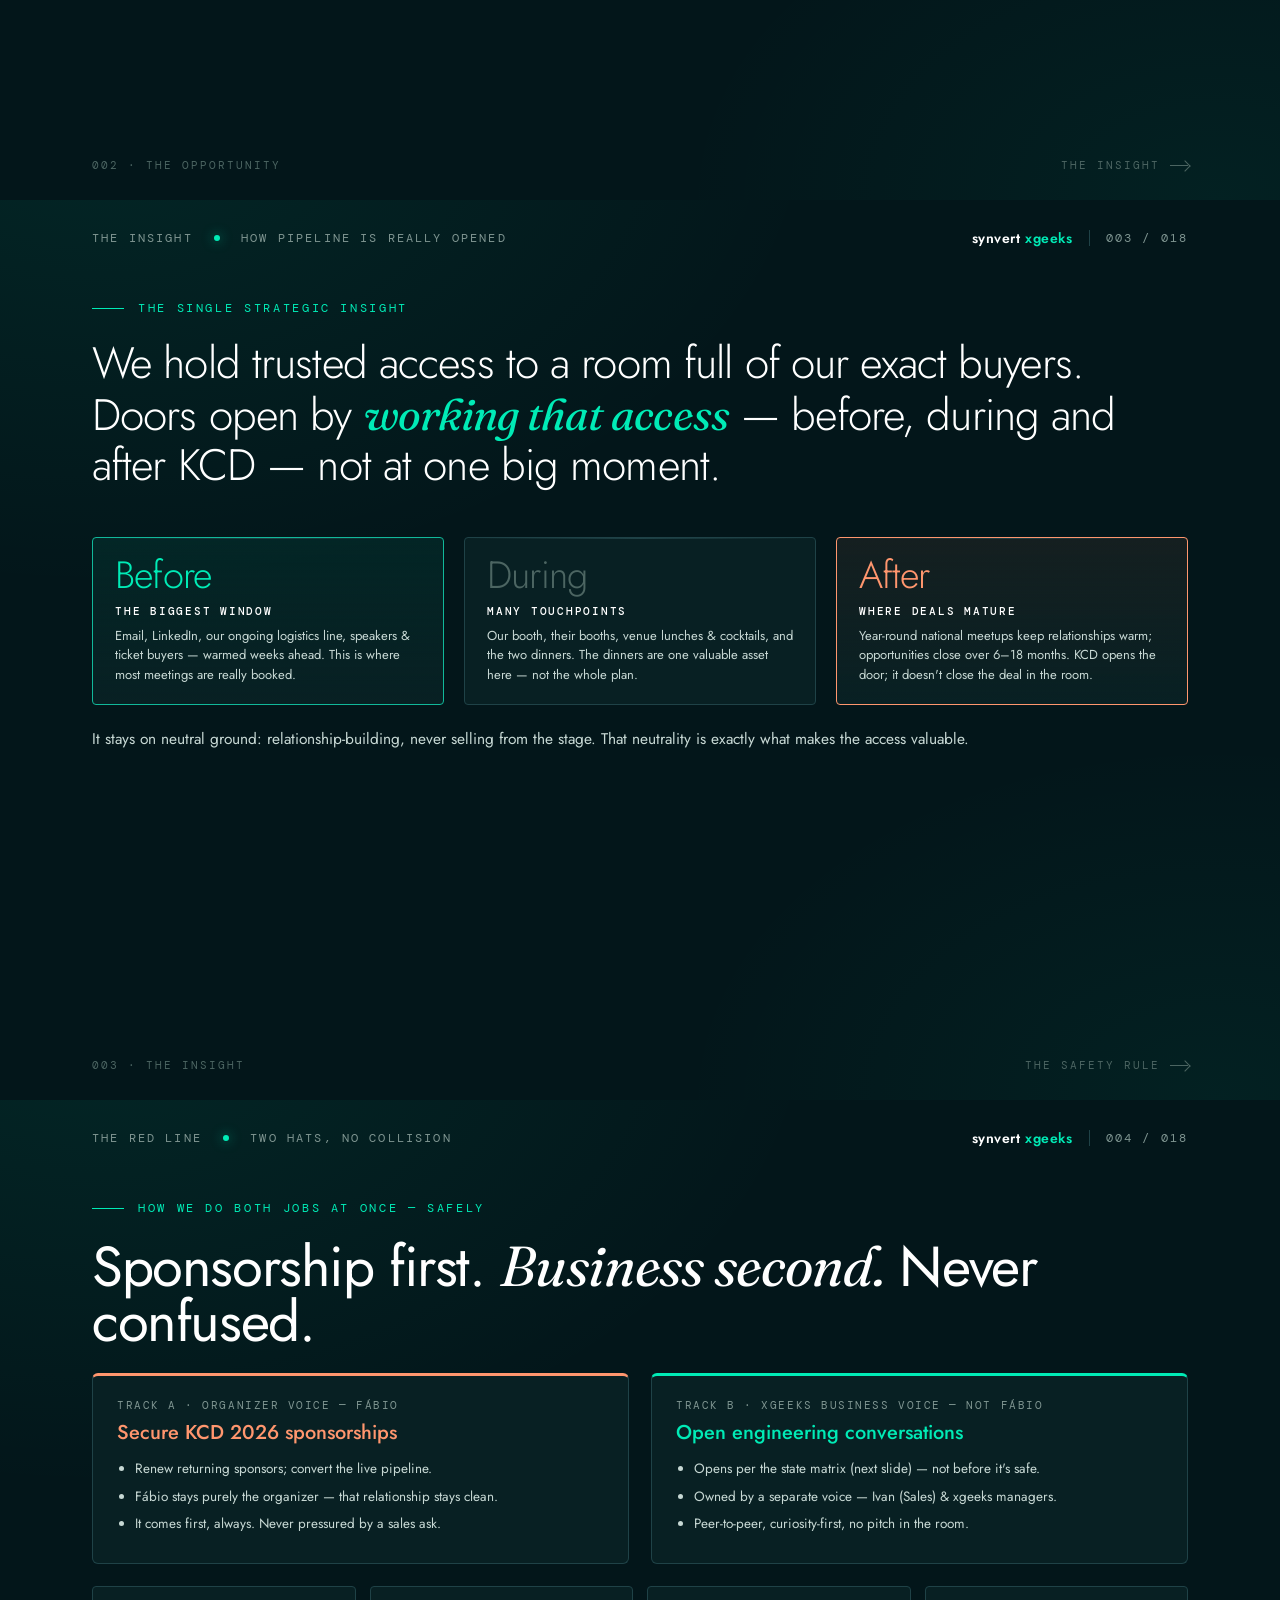
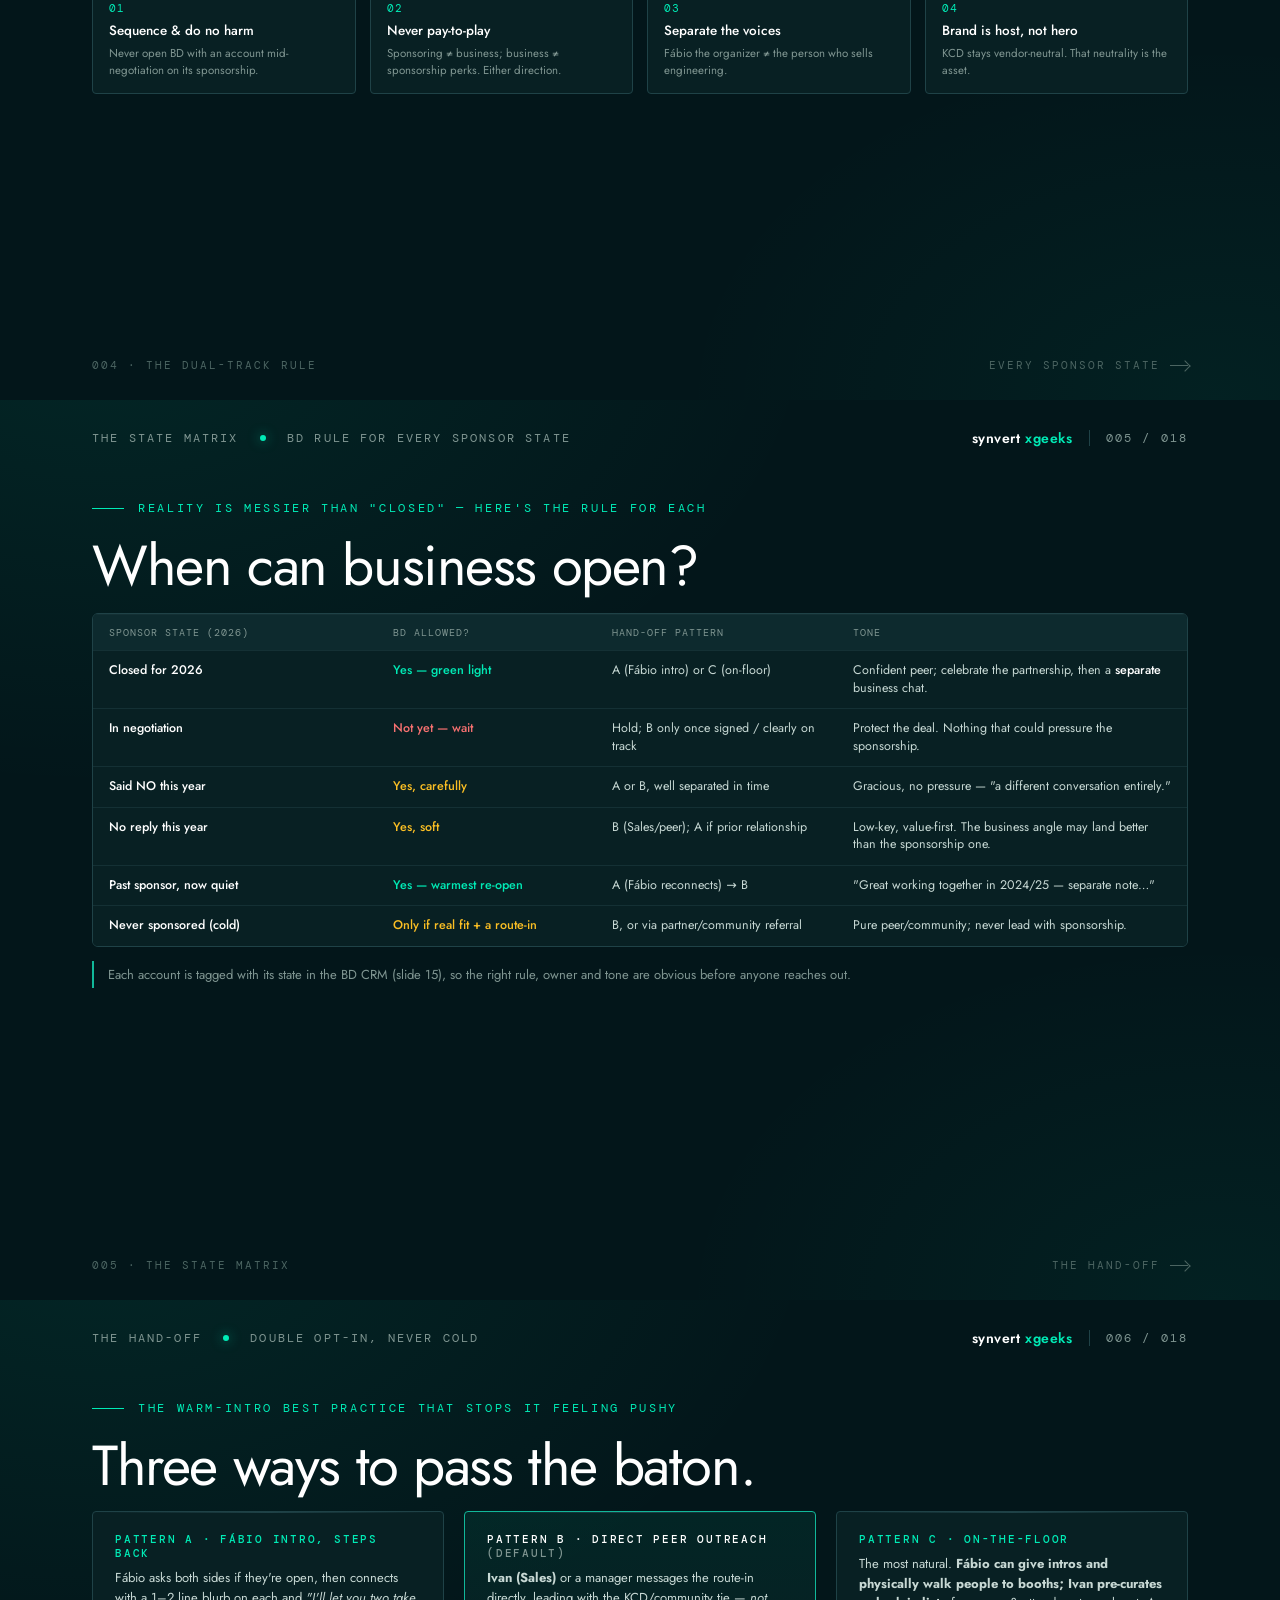
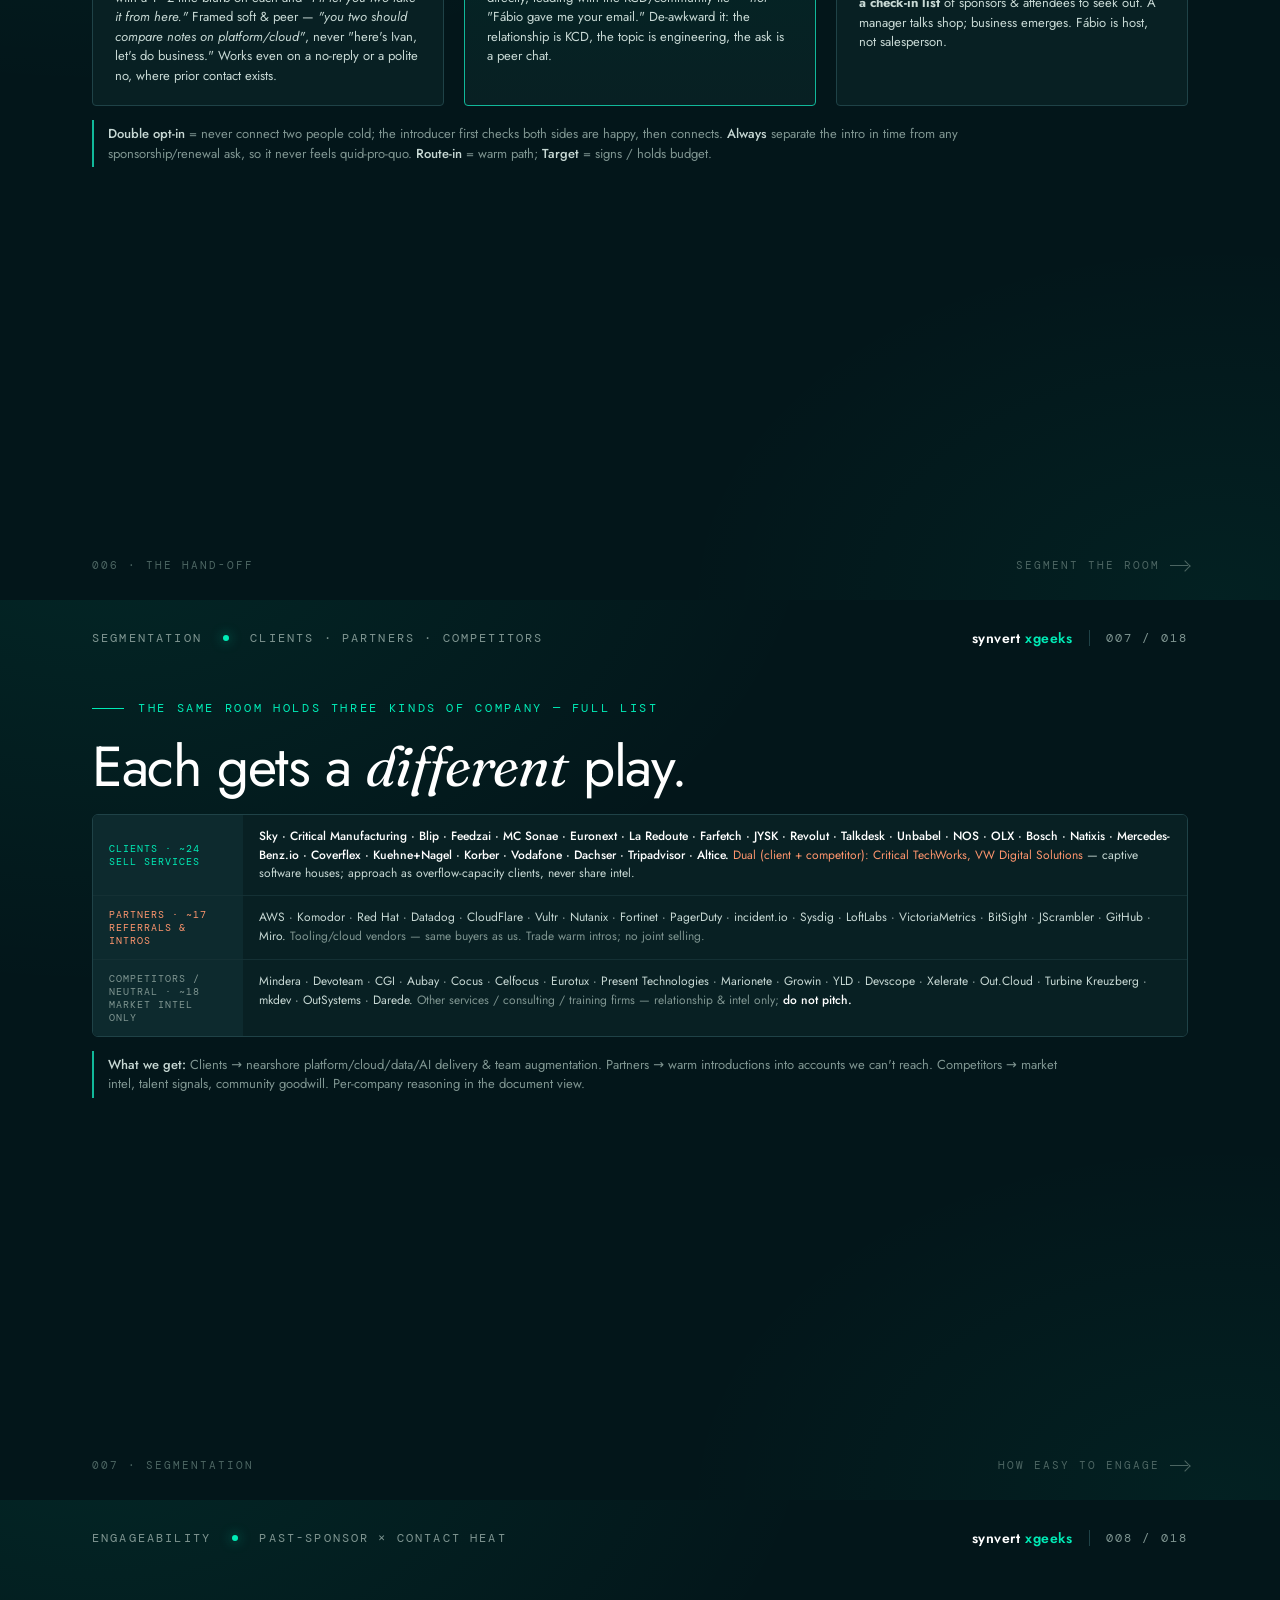
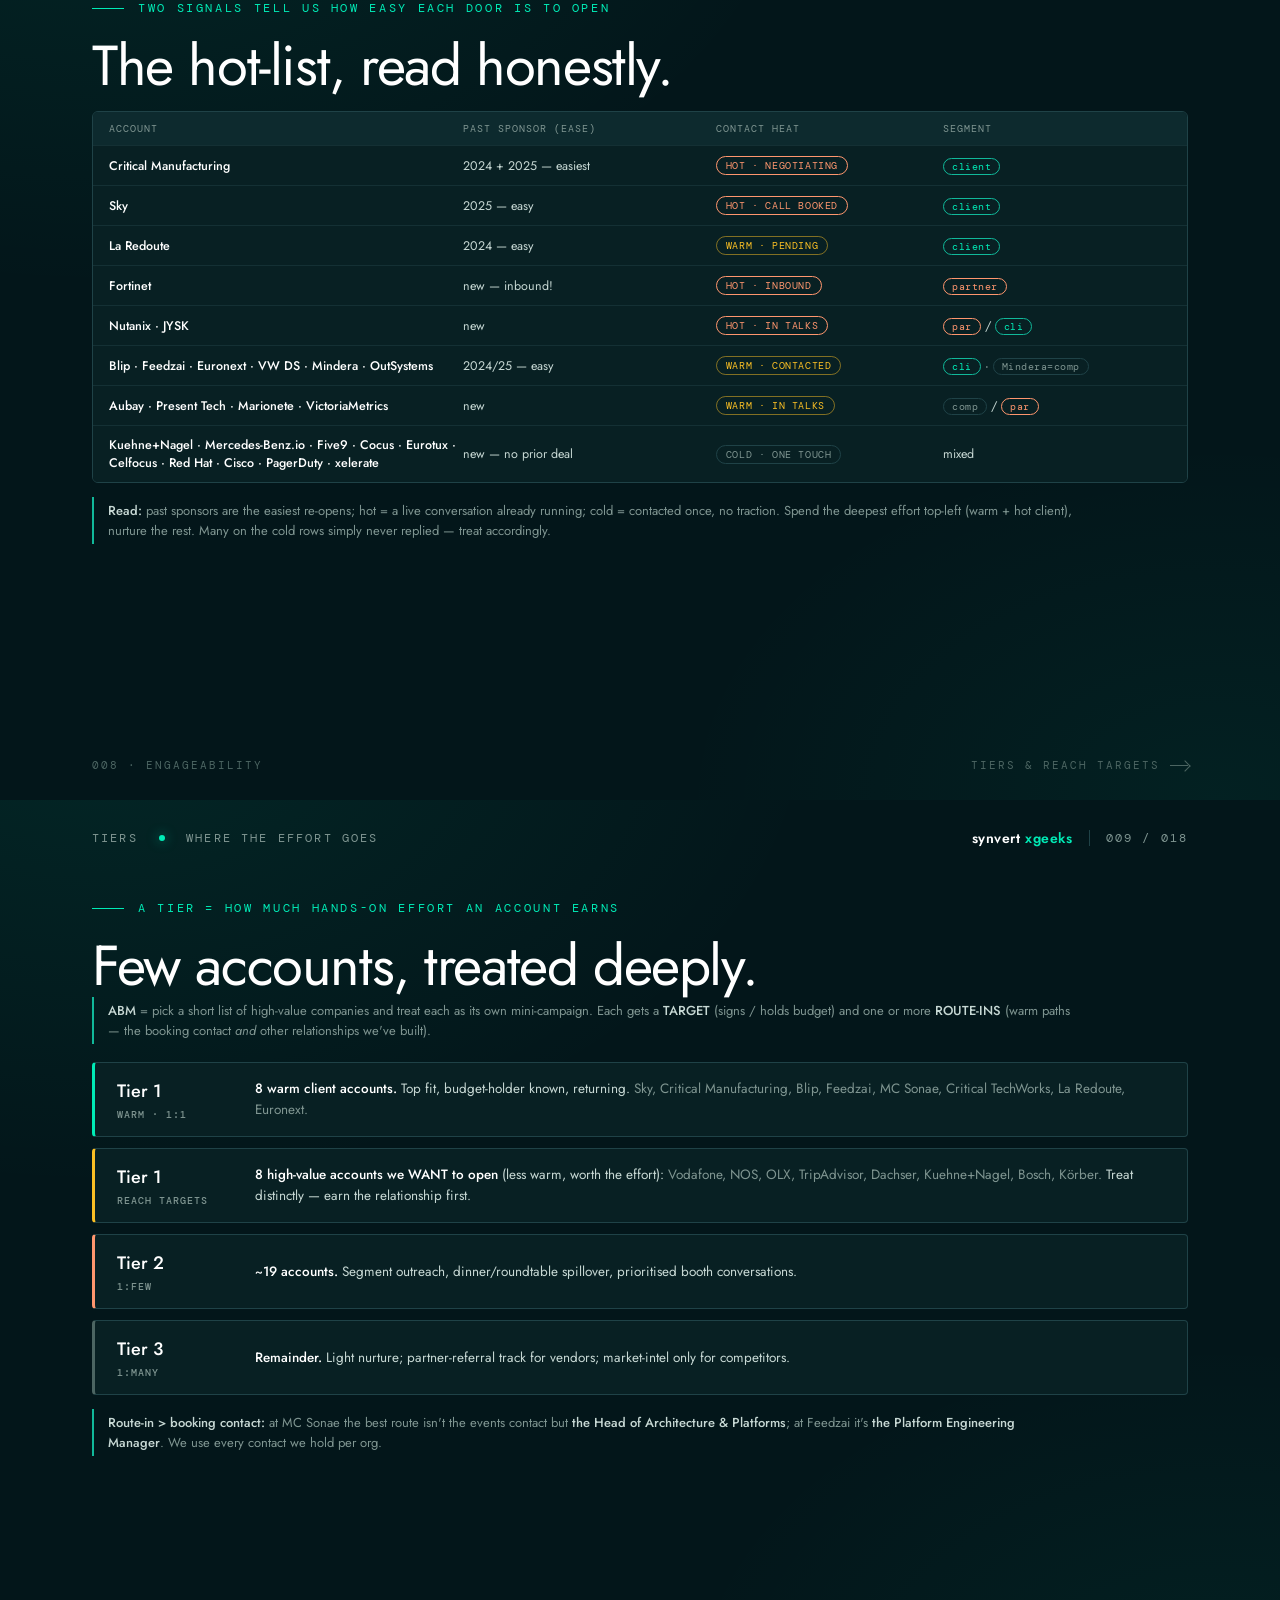
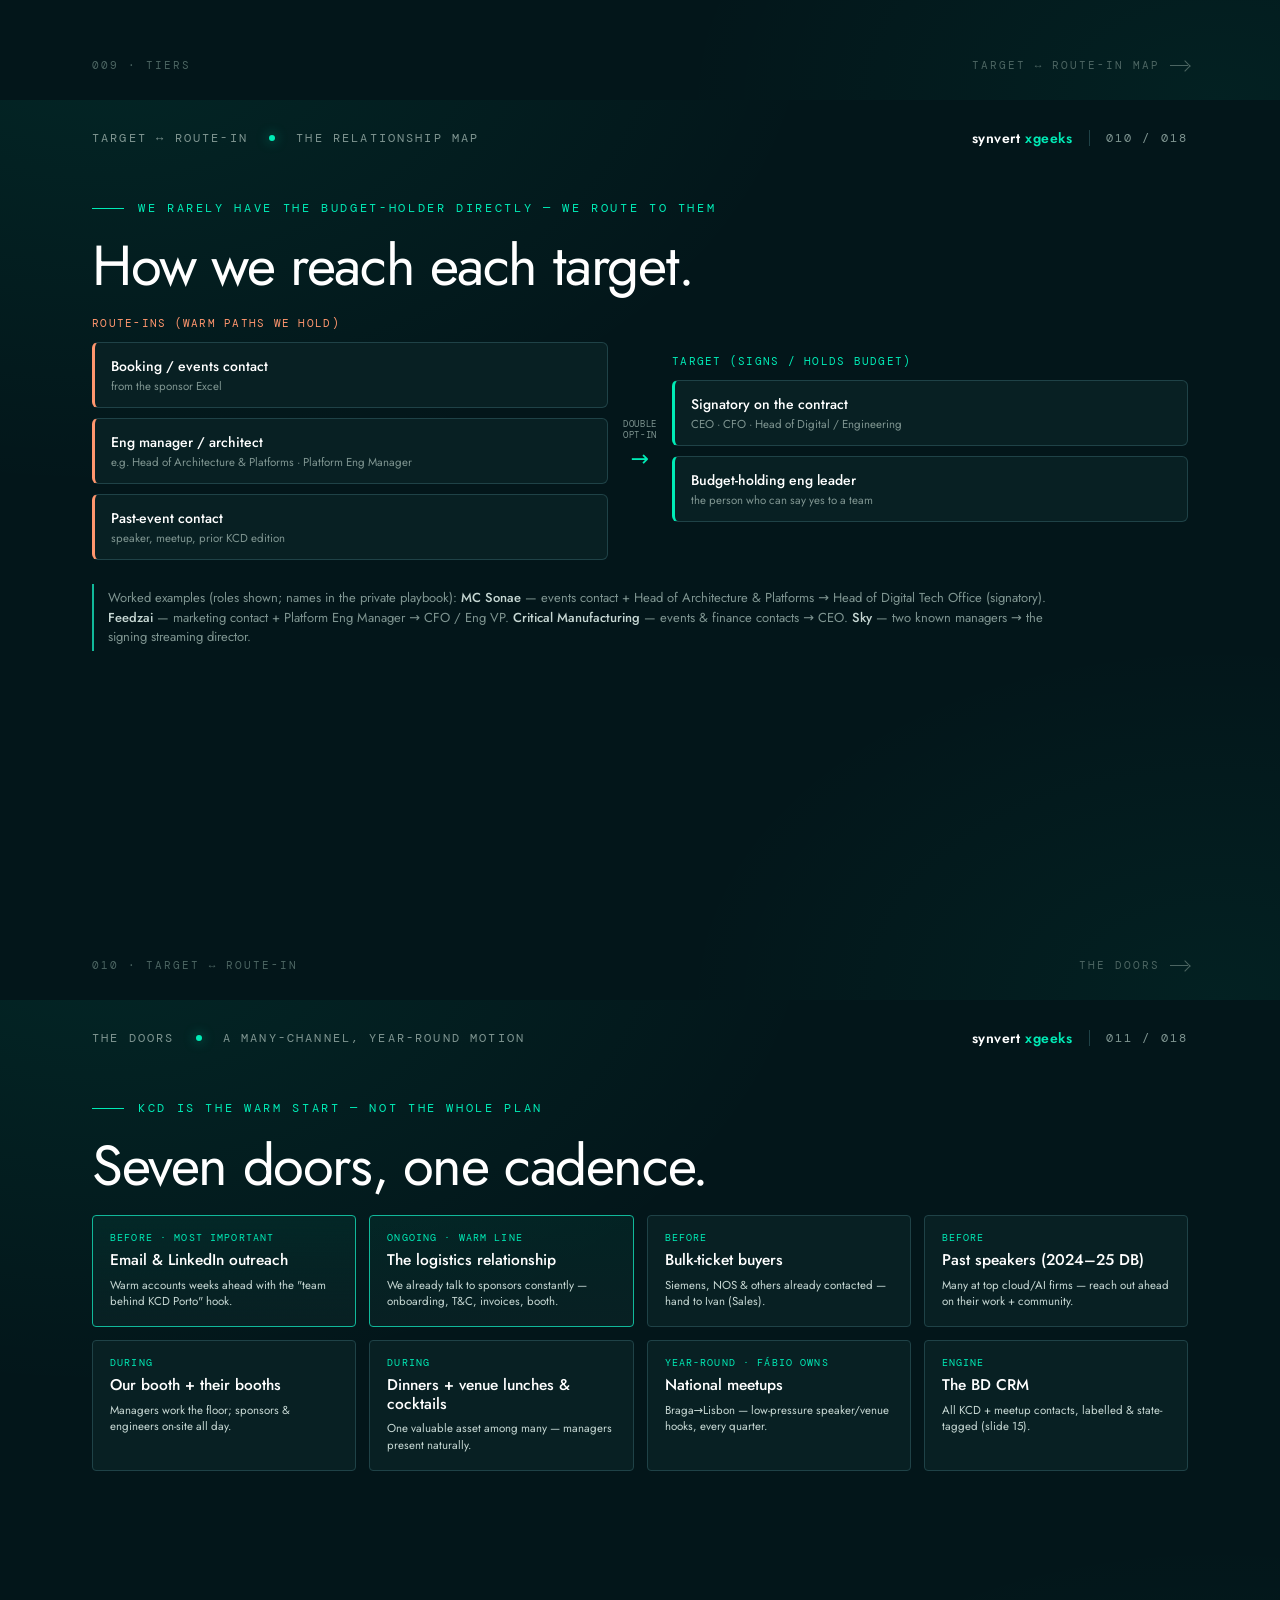
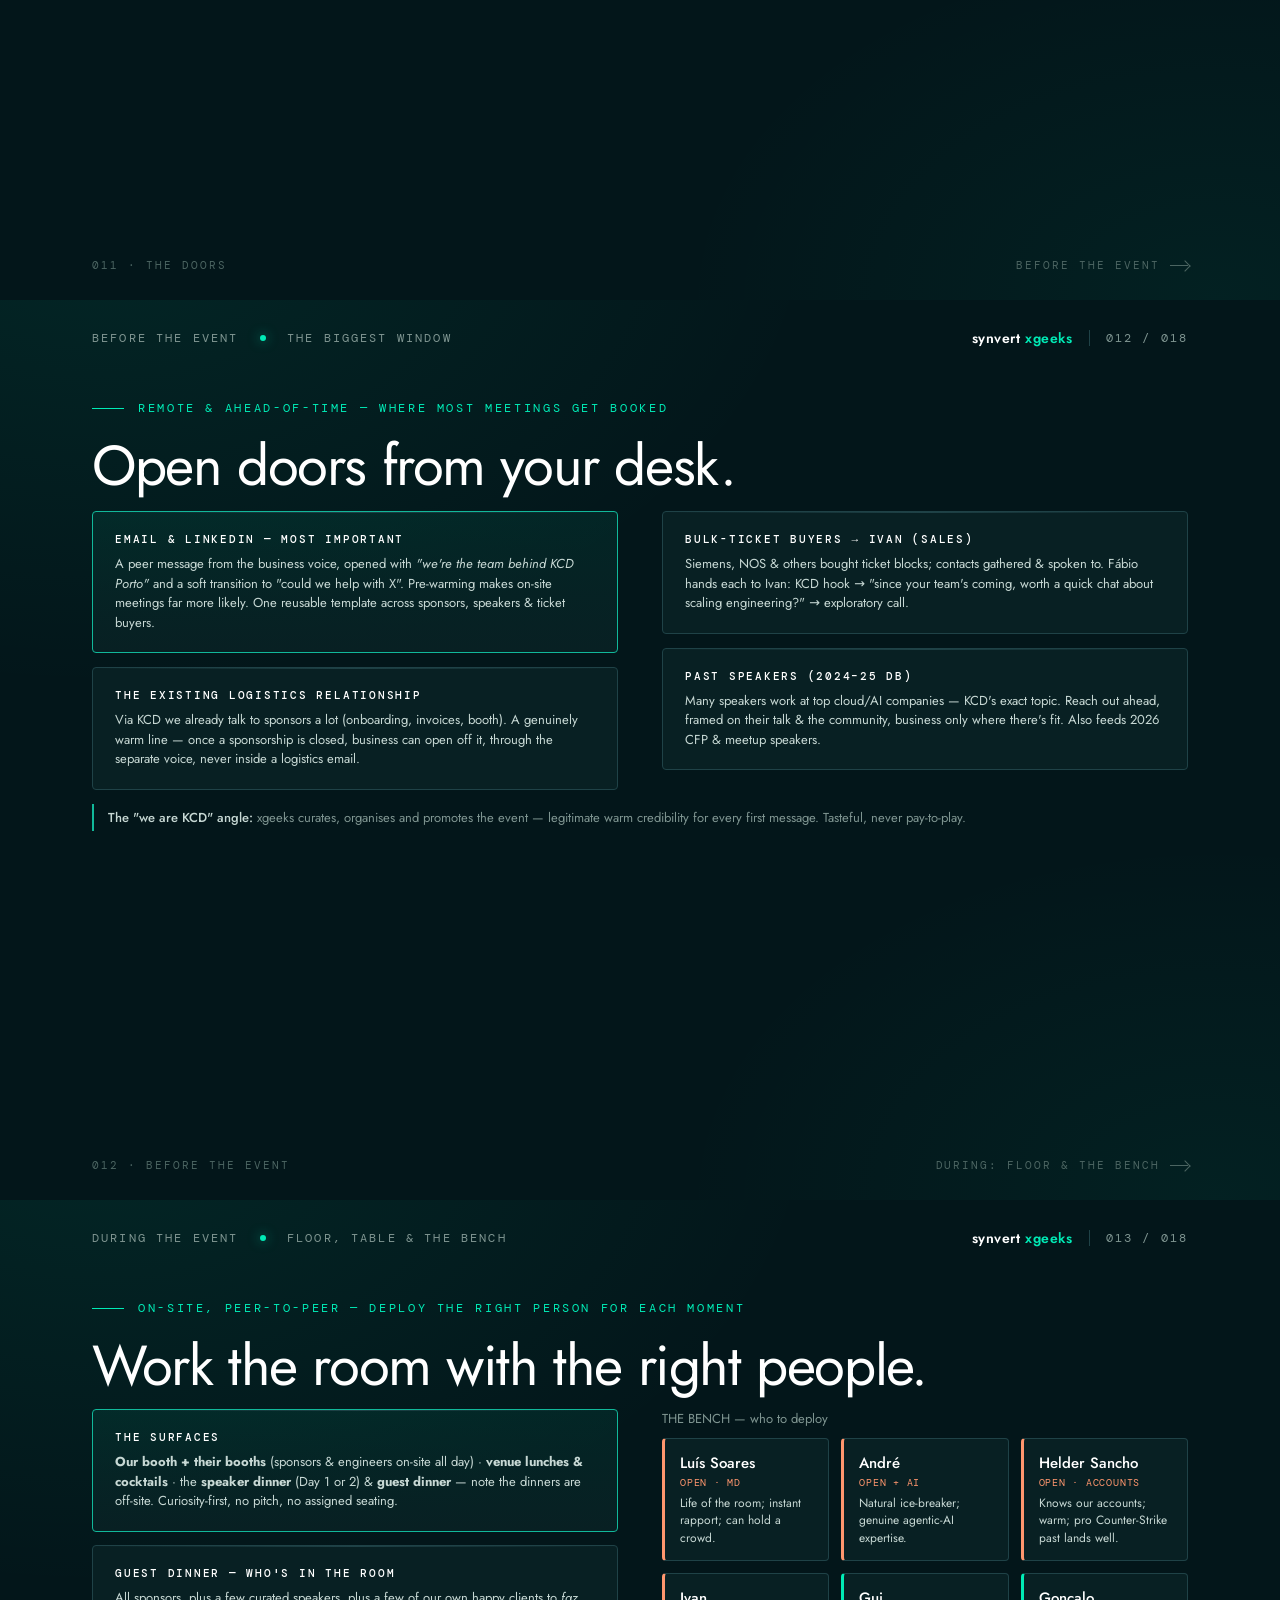
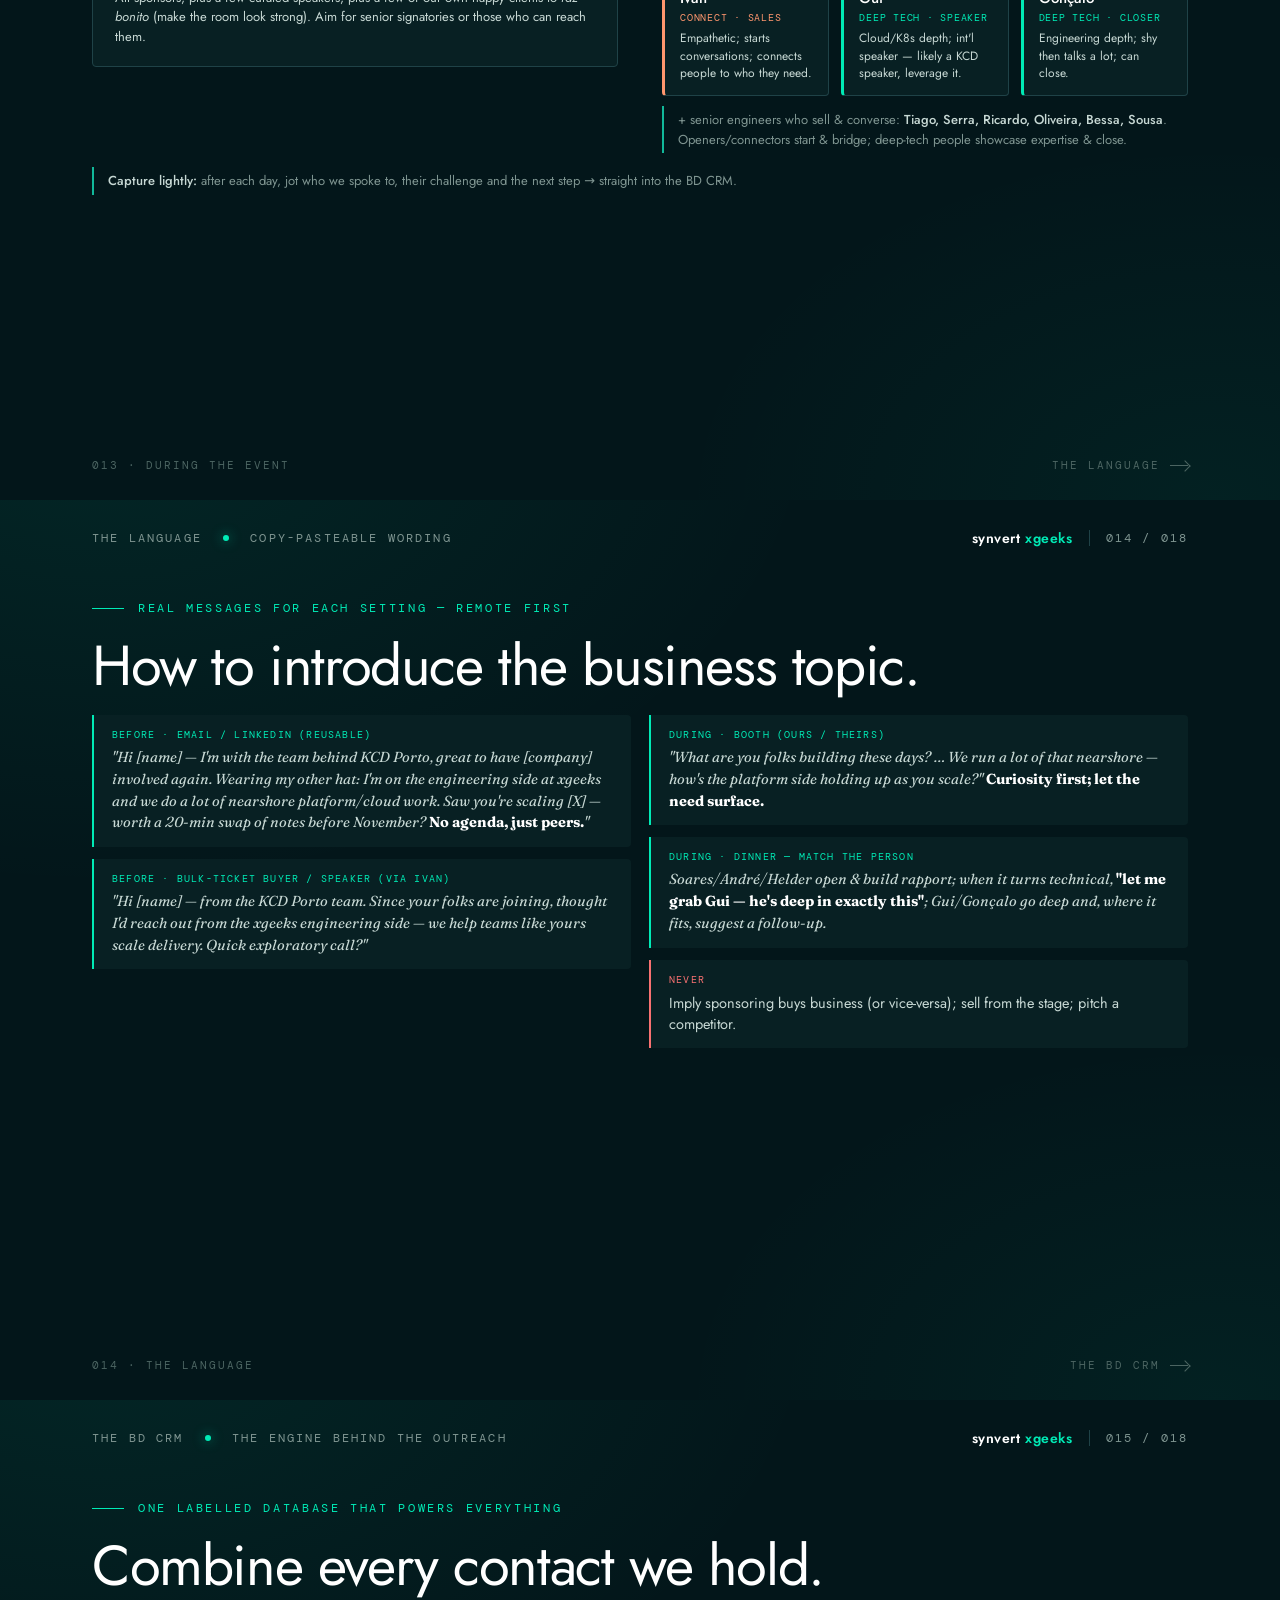
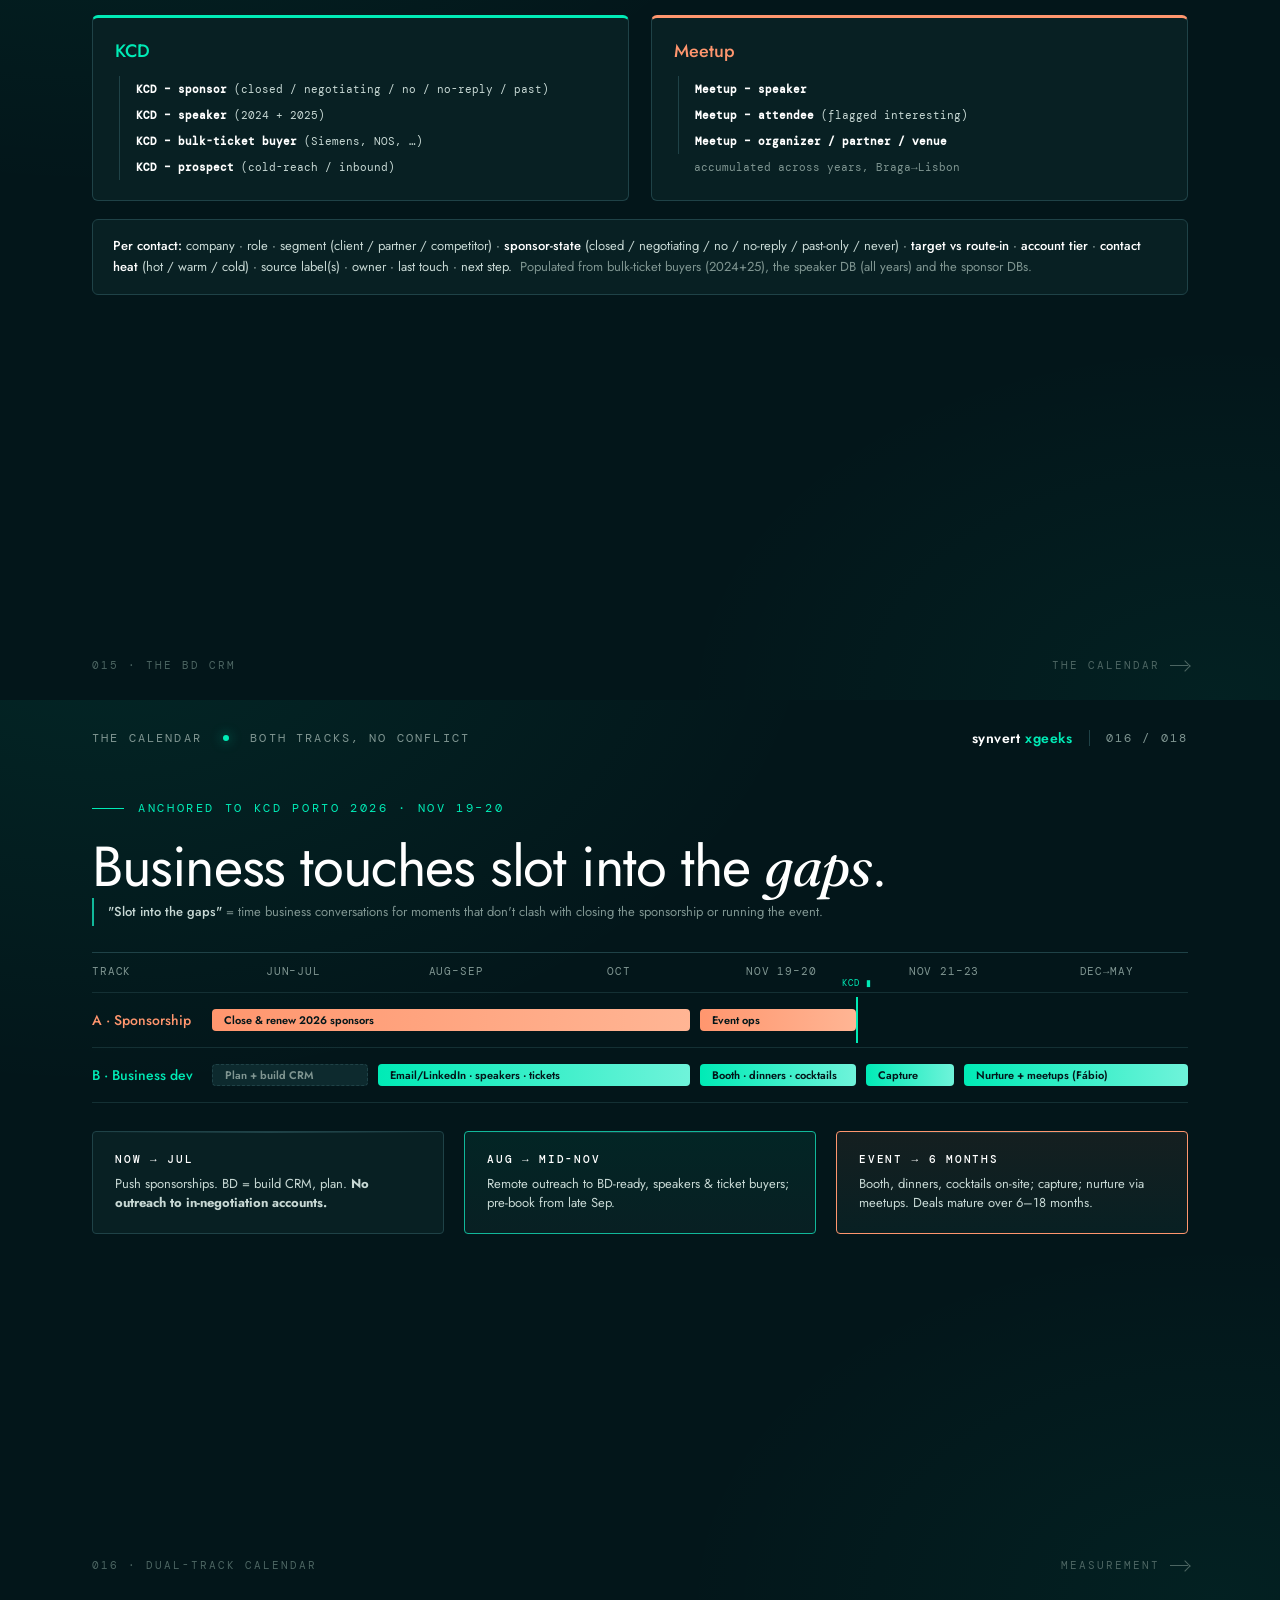
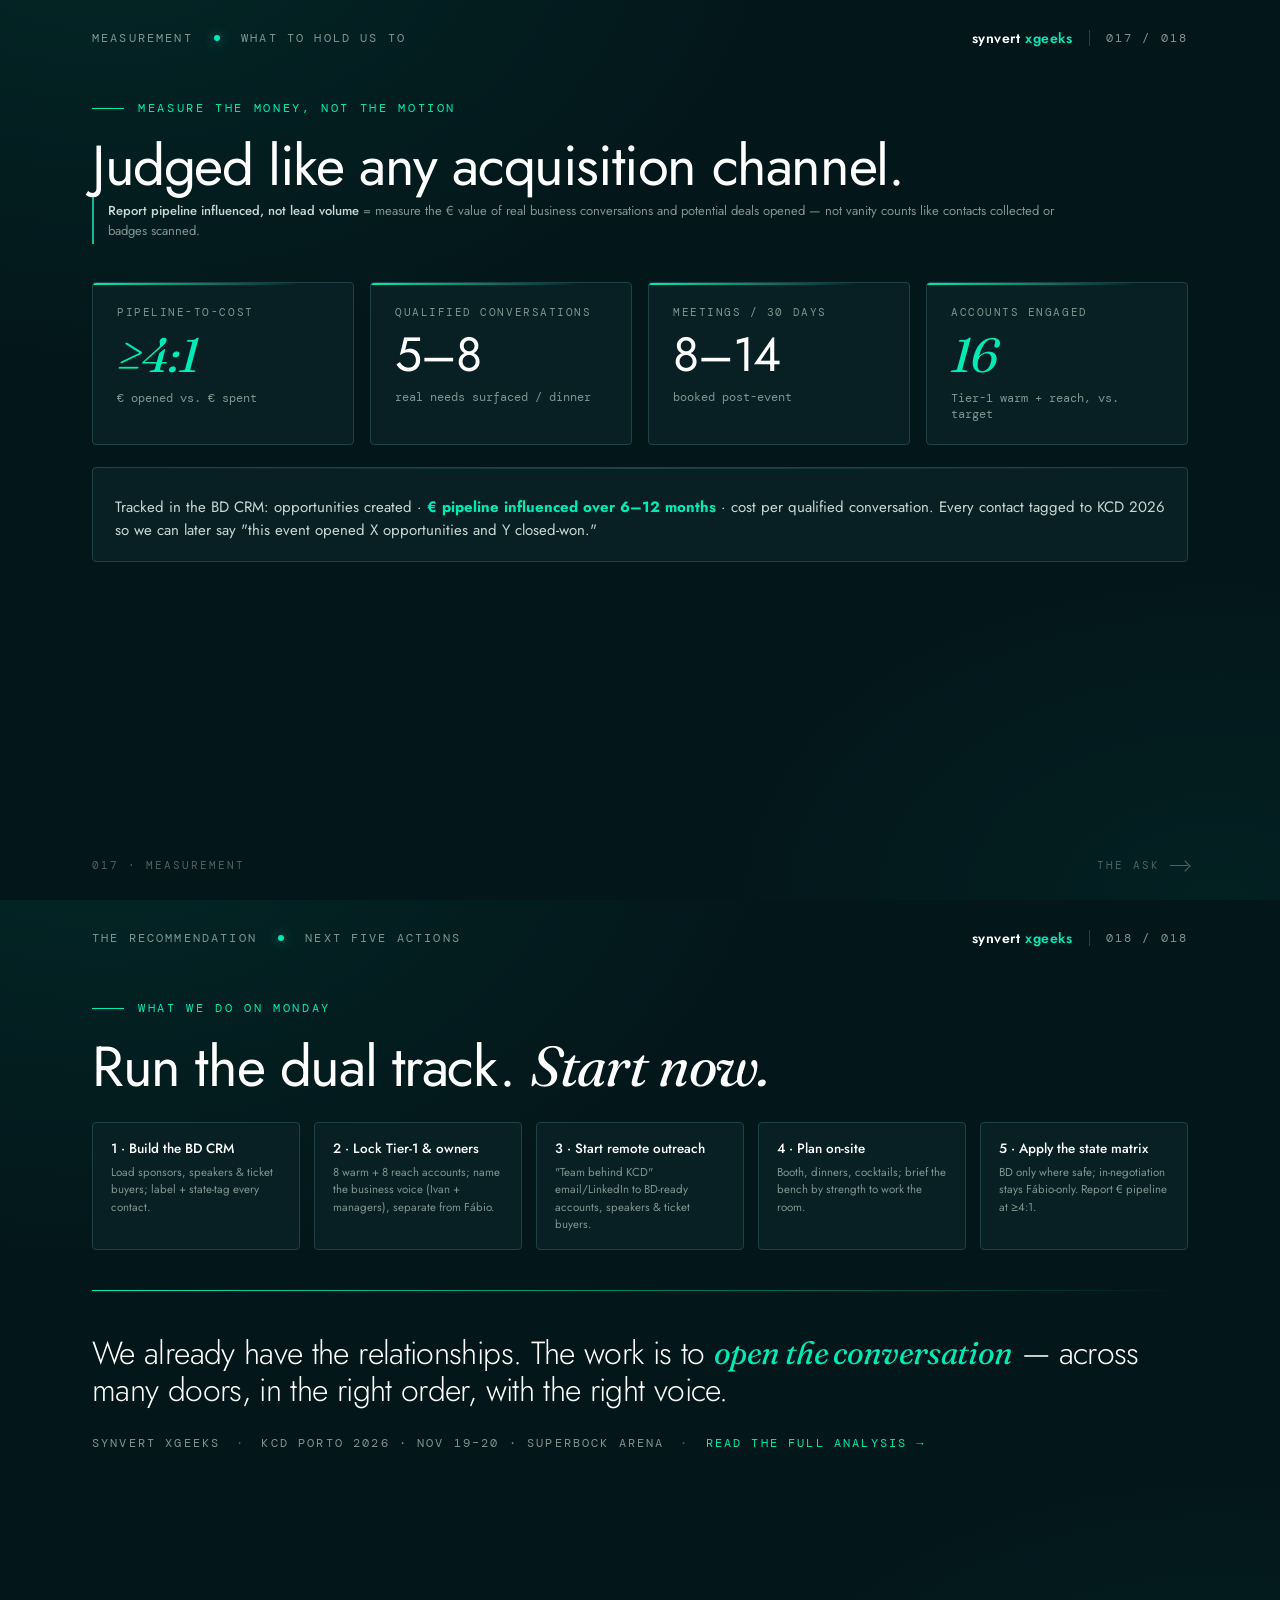
<file: kcd-sponsor-engagement/index.html>
<!doctype html>
<html lang="en">
<head>
<meta charset="utf-8">
<meta name="viewport" content="width=device-width,initial-scale=1">
<title>KCD → Pipeline · synvert xgeeks</title>
<meta name="description" content="Turning KCD sponsor relationships into engineering pipeline for synvert xgeeks — a dual-track, many-doors, vendor-neutral business-development plan anchored to KCD Porto 2026.">
<meta name="theme-color" content="#03161a">
<link rel="preconnect" href="https://fonts.googleapis.com">
<link rel="preconnect" href="https://fonts.gstatic.com" crossorigin>
<link href="https://fonts.googleapis.com/css2?family=Jost:wght@300;400;500;600;700&family=DM+Mono:wght@400;500&family=Fraunces:ital,wght@0,400;1,400;1,500&display=swap" rel="stylesheet">
<style>
:root {
  --bg:#03161a; --bg-2:#082023; --bg-3:#0d2a2e;
  --ink:#ffffff; --ink-2:#c7d8d4; --ink-3:#7f9591; --ink-4:#4c6562;
  --line:#143034; --line-2:#1f4247;
  --accent:#00EBB6; --accent-dim:#11b89a; --accent-deep:#064a40;
  --warm:#ff966e;
  --good:#00EBB6; --good-bg:rgba(0,235,182,0.12);
  --bad:#f87171; --bad-bg:rgba(248,113,113,0.12);
  --warn:#fbbf24; --warn-bg:rgba(251,191,36,0.12);
  --display:'Jost','Futura','Century Gothic',system-ui,sans-serif;
  --sans:'Jost','Futura','Century Gothic',system-ui,sans-serif;
  --serif:'Fraunces',Georgia,serif;
  --mono:'DM Mono',ui-monospace,SFMono-Regular,Menlo,monospace;
}
* { box-sizing:border-box; }
html, body { margin:0; padding:0; background:#000; color:var(--ink); font-family:var(--sans); -webkit-font-smoothing:antialiased; text-rendering:optimizeLegibility; }
html { scroll-behavior:smooth; }
body { min-height:100vh; scroll-snap-type:y mandatory; overflow-y:scroll; overscroll-behavior:contain; }
.deck { display:block; }
.slide { position:relative; min-height:100vh; background:var(--bg); scroll-snap-align:start; scroll-snap-stop:always; overflow:hidden; display:flex; flex-direction:column; }
.slide::before { content:''; position:absolute; inset:0; background:radial-gradient(ellipse 1200px 800px at 8% -10%, rgba(0,235,182,0.08), transparent 60%), radial-gradient(ellipse 900px 600px at 95% 100%, rgba(0,235,182,0.05), transparent 60%); pointer-events:none; z-index:0; }
.frame { position:relative; flex:1; padding:100px 92px 70px; display:flex; flex-direction:column; z-index:1; max-width:1520px; margin:0 auto; width:100%; }
.chrome { position:absolute; top:28px; left:92px; right:92px; display:flex; justify-content:space-between; align-items:center; z-index:2; font-family:var(--mono); font-size:12px; letter-spacing:0.18em; text-transform:uppercase; color:var(--ink-3); }
.chrome .dot { display:inline-block; width:6px; height:6px; background:var(--accent); border-radius:999px; margin:0 12px 2px; vertical-align:middle; box-shadow:0 0 12px rgba(0,235,182,0.6); }
.chrome__right { display:flex; align-items:center; gap:16px; }
.chrome__mark { font-family:var(--display); font-weight:600; font-size:14px; letter-spacing:0.04em; text-transform:none; color:var(--ink); }
.chrome__mark b { color:var(--accent); font-weight:600; }
.chrome__pageno { border-left:1px solid var(--line-2); padding-left:16px; color:var(--ink-3); }
.kicker { font-family:var(--mono); font-size:12px; letter-spacing:0.22em; text-transform:uppercase; color:var(--accent); display:inline-flex; align-items:center; gap:14px; margin:0 0 22px 0; }
.kicker::before { content:''; width:32px; height:1px; background:var(--accent); }
.display { font-family:var(--display); font-weight:400; line-height:0.98; letter-spacing:-0.025em; color:var(--ink); margin:0; }
.display em, .display i { font-family:var(--serif); font-style:italic; font-weight:400; letter-spacing:-0.015em; }
.display .accent { color:var(--accent); }
h1.display { font-size:clamp(40px,6.2vw,90px); }
h2.display { font-size:clamp(28px,4.4vw,58px); }
.subhead { font-family:var(--display); font-weight:300; font-size:clamp(17px,1.85vw,23px); line-height:1.35; color:var(--ink-2); margin:18px 0 0 0; max-width:980px; }
.subhead em { font-family:var(--serif); font-style:italic; font-weight:400; color:var(--ink); }
.subhead strong { font-weight:500; color:var(--ink); }
.body-text { font-family:var(--display); font-weight:400; font-size:15.5px; line-height:1.6; color:var(--ink-2); max-width:920px; }
.body-text strong { color:var(--ink); font-weight:500; }
.body-text em { font-family:var(--serif); font-style:italic; font-weight:400; color:var(--ink); }
.accent-text { color:var(--accent); } .warm-text { color:var(--warm); } .muted { color:var(--ink-3); }
.plain { font-family:var(--display); font-size:13px; line-height:1.5; color:var(--ink-3); border-left:2px solid var(--accent-dim); padding:4px 0 4px 14px; margin:14px 0 0; max-width:980px; }
.plain b { color:var(--ink-2); font-weight:500; }
.slide__bottom { position:absolute; bottom:28px; left:92px; right:92px; display:flex; justify-content:space-between; align-items:flex-end; font-family:var(--mono); font-size:11px; letter-spacing:0.18em; text-transform:uppercase; color:var(--ink-4); z-index:2; }
.slide__bottom .hint { display:flex; align-items:center; gap:10px; }
.slide__bottom .hint .arrow { display:inline-block; width:18px; height:1px; background:var(--ink-4); position:relative; }
.slide__bottom .hint .arrow::after { content:''; position:absolute; right:-1px; top:-3px; width:7px; height:7px; border-right:1px solid var(--ink-4); border-bottom:1px solid var(--ink-4); transform:rotate(-45deg); }
.deck-progress { position:fixed; right:26px; top:50%; transform:translateY(-50%); z-index:50; display:flex; flex-direction:column; gap:5px; font-family:var(--mono); font-size:9.5px; letter-spacing:0.12em; text-transform:uppercase; color:var(--ink-4); }
.deck-progress a { color:inherit; text-decoration:none; display:flex; align-items:center; gap:9px; padding:2px 0; cursor:pointer; transition:color 200ms; }
.deck-progress a:hover { color:var(--ink-2); }
.deck-progress a::before { content:''; width:16px; height:1px; background:var(--line-2); transition:background 200ms,width 200ms; }
.deck-progress a.is-active { color:var(--accent); }
.deck-progress a.is-active::before { background:var(--accent); width:28px; }
.grid-2 { display:grid; grid-template-columns:1fr 1fr; gap:44px; align-items:start; }
.grid-3 { display:grid; grid-template-columns:1fr 1fr 1fr; gap:20px; }
.grid-4 { display:grid; grid-template-columns:repeat(4,1fr); gap:16px; }
.divider { height:1px; background:var(--line-2); margin:24px 0; }
.divider--accent { background:linear-gradient(90deg,var(--accent),transparent); }
.card { background:var(--bg-2); border:1px solid var(--line-2); padding:20px 22px; border-radius:4px; position:relative; overflow:hidden; }
.card::before { content:''; position:absolute; top:0; left:0; right:0; height:1px; background:linear-gradient(90deg,transparent,var(--line-2),transparent); }
.card .card-num { font-family:var(--display); font-weight:300; font-size:38px; line-height:0.9; color:var(--ink-4); letter-spacing:-0.02em; }
.card .card-label { font-family:var(--mono); font-size:11px; letter-spacing:0.16em; text-transform:uppercase; color:var(--ink); margin-top:12px; font-weight:500; }
.card .card-body { font-size:13px; color:var(--ink-2); line-height:1.5; margin-top:8px; }
.card.is-accent { border-color:var(--accent-dim); background:linear-gradient(180deg,rgba(0,235,182,0.07),var(--bg-2)); }
.card.is-accent .card-num { color:var(--accent); }
.card.is-warm { border-color:var(--warm); background:linear-gradient(180deg,rgba(255,150,110,0.07),var(--bg-2)); }
.card.is-warm .card-num { color:var(--warm); }
.kpi { background:var(--bg-2); border:1px solid var(--line-2); padding:22px 24px; border-radius:4px; display:flex; flex-direction:column; gap:6px; position:relative; overflow:hidden; }
.kpi::after { content:''; position:absolute; left:0; right:0; top:0; height:2px; background:linear-gradient(90deg,var(--accent),transparent 80%); }
.kpi .kpi-label { font-family:var(--mono); font-size:11px; letter-spacing:0.14em; text-transform:uppercase; color:var(--ink-3); }
.kpi .kpi-value { font-family:var(--display); font-weight:400; font-size:48px; line-height:1; color:var(--ink); letter-spacing:-0.025em; margin-top:6px; }
.kpi .kpi-value em { font-family:var(--serif); font-style:italic; font-weight:400; color:var(--accent); }
.kpi .kpi-sub { font-family:var(--mono); font-size:12px; color:var(--ink-3); margin-top:4px; }
/* lanes */
.lanes { display:grid; grid-template-columns:1fr 1fr; gap:22px; margin-top:24px; }
.lane { border:1px solid var(--line-2); border-radius:6px; padding:22px 24px; background:var(--bg-2); }
.lane.a { border-top:3px solid var(--warm); } .lane.b { border-top:3px solid var(--accent); }
.lane .lane-role { font-family:var(--mono); font-size:11px; letter-spacing:0.14em; text-transform:uppercase; color:var(--ink-3); }
.lane .lane-title { font-family:var(--display); font-weight:500; font-size:20px; color:var(--ink); margin:6px 0 12px; }
.lane.a .lane-title { color:var(--warm); } .lane.b .lane-title { color:var(--accent); }
.lane ul { margin:0; padding-left:18px; } .lane li { font-size:13.5px; color:var(--ink-2); line-height:1.5; margin-bottom:7px; }
.rule-strip { margin-top:22px; display:grid; grid-template-columns:repeat(4,1fr); gap:14px; }
.rule-strip .rule-item { border:1px solid var(--line-2); border-radius:4px; padding:14px 16px; background:var(--bg-2); }
.rule-strip .rule-n { font-family:var(--mono); font-size:11px; color:var(--accent); letter-spacing:0.12em; }
.rule-strip .rule-t { font-family:var(--display); font-weight:500; font-size:13.5px; color:var(--ink); margin-top:7px; line-height:1.35; }
.rule-strip .rule-d { font-size:11.5px; color:var(--ink-3); line-height:1.45; margin-top:5px; }
/* generic data table */
.dt { margin-top:18px; border:1px solid var(--line-2); border-radius:6px; overflow:hidden; font-size:12.5px; }
.dt .dt-h, .dt .dt-r { display:grid; align-items:center; }
.dt .dt-h { background:var(--bg-3); font-family:var(--mono); font-size:10px; letter-spacing:0.1em; text-transform:uppercase; color:var(--ink-3); padding:10px 16px; }
.dt .dt-r { padding:10px 16px; border-top:1px solid var(--line); background:var(--bg-2); color:var(--ink-2); }
.dt .dt-r b { color:var(--ink); font-weight:500; }
.heat { font-family:var(--mono); font-size:10px; letter-spacing:0.06em; text-transform:uppercase; padding:2px 9px; border-radius:999px; display:inline-block; }
.heat.hot { color:var(--warm); border:1px solid var(--warm); }
.heat.warm { color:var(--warn); border:1px solid rgba(251,191,36,0.5); }
.heat.cold { color:var(--ink-3); border:1px solid var(--line-2); }
.tag-pill { font-family:var(--mono); font-size:10px; letter-spacing:0.05em; padding:1px 8px; border-radius:999px; }
.tag-pill.cli { color:var(--accent); border:1px solid var(--accent-dim); }
.tag-pill.par { color:var(--warm); border:1px solid var(--warm); }
.tag-pill.com { color:var(--ink-3); border:1px solid var(--line-2); }
.tag-pill.yes { color:var(--accent); border:1px solid var(--accent-dim); }
.tag-pill.no { color:var(--ink-3); border:1px solid var(--line-2); }
/* state matrix */
.smx { margin-top:20px; border:1px solid var(--line-2); border-radius:6px; overflow:hidden; }
.smx .smx-h, .smx .smx-r { display:grid; grid-template-columns:1.3fr 1fr 1.1fr 1.6fr; }
.smx .smx-h { background:var(--bg-3); font-family:var(--mono); font-size:10px; letter-spacing:0.1em; text-transform:uppercase; color:var(--ink-3); }
.smx .smx-h > div, .smx .smx-r > div { padding:11px 16px; border-top:1px solid var(--line); }
.smx .smx-r { background:var(--bg-2); font-size:12.5px; color:var(--ink-2); line-height:1.4; }
.smx .smx-r .st { font-family:var(--display); font-weight:500; color:var(--ink); }
.smx .smx-r b { color:var(--ink); font-weight:500; }
.go-yes { color:var(--accent); font-weight:500; } .go-no { color:var(--bad); font-weight:500; } .go-soft { color:var(--warn); font-weight:500; }
/* schematic */
.schema { display:grid; grid-template-columns:1fr 64px 1fr; gap:0; align-items:center; margin-top:24px; }
.schema .col-h { font-family:var(--mono); font-size:10.5px; letter-spacing:0.12em; text-transform:uppercase; margin-bottom:12px; }
.schema .routeins .col-h { color:var(--warm); } .schema .targets .col-h { color:var(--accent); }
.schema .node { background:var(--bg-2); border:1px solid var(--line-2); border-radius:6px; padding:13px 16px; margin-bottom:10px; }
.schema .node .nn { font-family:var(--display); font-weight:500; font-size:14px; color:var(--ink); }
.schema .node .nr { font-size:11.5px; color:var(--ink-3); margin-top:2px; }
.schema .routeins .node { border-left:3px solid var(--warm); }
.schema .targets .node { border-left:3px solid var(--accent); }
.schema .arrow-col { display:flex; flex-direction:column; align-items:center; gap:6px; color:var(--accent); }
.schema .arrow-col .ln { font-family:var(--mono); font-size:8.5px; letter-spacing:0.08em; color:var(--ink-3); text-transform:uppercase; text-align:center; }
.schema .arrow-col .ar { font-size:22px; line-height:1; color:var(--accent); }
/* bench */
.bench { display:grid; grid-template-columns:repeat(3,1fr); gap:12px; margin-top:8px; }
.person { background:var(--bg-2); border:1px solid var(--line-2); border-radius:4px; padding:13px 15px; }
.person .pn { font-family:var(--display); font-weight:500; font-size:15px; color:var(--ink); }
.person .pr { font-family:var(--mono); font-size:9.5px; letter-spacing:0.08em; text-transform:uppercase; color:var(--accent); margin:3px 0 6px; }
.person .pb { font-size:12px; color:var(--ink-2); line-height:1.45; }
.person.open { border-left:3px solid var(--warm); } .person.open .pr { color:var(--warm); }
.person.tech { border-left:3px solid var(--accent); }
/* doors */
.doors { display:grid; grid-template-columns:repeat(4,1fr); gap:13px; margin-top:22px; }
.door { background:var(--bg-2); border:1px solid var(--line-2); border-radius:4px; padding:16px 17px; display:flex; flex-direction:column; gap:7px; }
.door .door-phase { font-family:var(--mono); font-size:9.5px; letter-spacing:0.12em; text-transform:uppercase; color:var(--accent); }
.door .door-name { font-family:var(--display); font-weight:500; font-size:15.5px; color:var(--ink); line-height:1.2; }
.door .door-body { font-size:11.5px; color:var(--ink-2); line-height:1.45; }
.door.hot { border-color:var(--accent-dim); background:linear-gradient(180deg,rgba(0,235,182,0.06),var(--bg-2)); }
/* segmentation compact */
.segtable { margin-top:20px; border:1px solid var(--line-2); border-radius:6px; overflow:hidden; font-size:12px; }
.segtable .seg-row { display:grid; grid-template-columns:150px 1fr; border-bottom:1px solid var(--line); }
.segtable .seg-row:last-child { border-bottom:0; }
.segtable .seg-h { background:var(--bg-3); font-family:var(--mono); font-size:10px; letter-spacing:0.1em; text-transform:uppercase; padding:12px 16px; display:flex; align-items:center; }
.segtable .seg-h.client { color:var(--accent); } .segtable .seg-h.partner { color:var(--warm); } .segtable .seg-h.neutral { color:var(--ink-3); }
.segtable .seg-names { padding:12px 16px; color:var(--ink-2); line-height:1.55; background:var(--bg-2); }
.segtable .seg-names b { color:var(--ink); font-weight:500; } .segtable .seg-names .dual { color:var(--warm); }
/* tiers */
.tiers { display:flex; flex-direction:column; gap:11px; margin-top:18px; }
.tier { display:grid; grid-template-columns:118px 1fr; gap:20px; align-items:center; background:var(--bg-2); border:1px solid var(--line-2); border-radius:4px; padding:15px 22px; }
.tier.t1 { border-left:3px solid var(--accent); } .tier.reach { border-left:3px solid var(--warn); } .tier.t2 { border-left:3px solid var(--warm); } .tier.t3 { border-left:3px solid var(--ink-4); }
.tier .tier-tag { font-family:var(--display); font-weight:500; font-size:18px; color:var(--ink); }
.tier .tier-tag small { display:block; font-family:var(--mono); font-size:10px; letter-spacing:0.1em; text-transform:uppercase; color:var(--ink-3); margin-top:4px; }
.tier .tier-body { font-size:13.5px; color:var(--ink-2); line-height:1.5; }
.tier .tier-body strong { color:var(--ink); font-weight:500; }
/* board */
.board { display:grid; grid-template-columns:repeat(4,1fr); gap:13px; margin-top:22px; }
.acct { background:var(--bg-2); border:1px solid var(--line-2); border-radius:4px; padding:15px 16px; display:flex; flex-direction:column; gap:6px; }
.acct .acct-name { font-family:var(--display); font-weight:500; font-size:15px; color:var(--ink); }
.acct .acct-pain { font-size:11.5px; color:var(--ink-2); line-height:1.4; flex:1; }
.acct .acct-status { font-family:var(--mono); font-size:9px; letter-spacing:0.06em; text-transform:uppercase; }
.acct .acct-status.closed { color:var(--accent); } .acct .acct-status.live { color:var(--warn); }
/* crm tree */
.crm { display:grid; grid-template-columns:1fr 1fr; gap:22px; margin-top:22px; }
.crm-col { background:var(--bg-2); border:1px solid var(--line-2); border-radius:6px; padding:20px 22px; }
.crm-col.kcd { border-top:3px solid var(--accent); } .crm-col.meet { border-top:3px solid var(--warm); }
.crm-col .crm-top { font-family:var(--display); font-weight:500; font-size:18px; margin-bottom:12px; }
.crm-col.kcd .crm-top { color:var(--accent); } .crm-col.meet .crm-top { color:var(--warm); }
.crm-col .lab { font-family:var(--mono); font-size:11px; color:var(--ink-2); padding:6px 0 6px 16px; border-left:1px solid var(--line-2); margin-left:4px; }
.crm-col .lab b { color:var(--ink); }
.crm-fields { margin-top:18px; border:1px solid var(--line-2); border-radius:6px; padding:16px 20px; background:var(--bg-2); font-size:13px; color:var(--ink-2); line-height:1.6; }
.crm-fields b { color:var(--ink); font-weight:500; }
/* gantt */
.gantt { margin-top:26px; border-top:1px solid var(--line-2); }
.gantt-cols { display:grid; grid-template-columns:120px repeat(6,1fr); font-family:var(--mono); font-size:10.5px; letter-spacing:0.08em; text-transform:uppercase; color:var(--ink-3); padding:12px 0 14px; border-bottom:1px solid var(--line); }
.gantt-cols span { text-align:center; } .gantt-cols span:first-child { text-align:left; }
.gantt-row { display:grid; grid-template-columns:120px 1fr; align-items:center; padding:12px 0; border-bottom:1px solid var(--line); }
.gantt-row .gantt-lane-label { font-family:var(--display); font-weight:500; font-size:14px; }
.gantt-row.a .gantt-lane-label { color:var(--warm); } .gantt-row.b .gantt-lane-label { color:var(--accent); }
.gantt-track { position:relative; height:30px; }
.bar { position:absolute; top:4px; height:22px; border-radius:4px; display:flex; align-items:center; padding:0 12px; font-size:11px; color:#03161a; font-weight:600; white-space:nowrap; overflow:hidden; }
.bar.a { background:linear-gradient(90deg,var(--warm),#ffb594); } .bar.b { background:linear-gradient(90deg,var(--accent),#6ff3da); }
.bar.ghost { background:var(--bg-3); border:1px dashed var(--line-2); color:var(--ink-3); }
.event-flag { position:absolute; top:-8px; bottom:-8px; width:2px; background:var(--accent); }
.event-flag span { position:absolute; top:-20px; left:50%; transform:translateX(-50%); font-family:var(--mono); font-size:9px; letter-spacing:0.1em; color:var(--accent); white-space:nowrap; }
/* messages */
.msgwrap { display:grid; grid-template-columns:1fr 1fr; gap:18px; margin-top:22px; }
.msg { border-left:2px solid var(--accent); background:var(--bg-2); padding:13px 18px; border-radius:0 4px 4px 0; margin-bottom:12px; }
.msg .msg-label { font-family:var(--mono); font-size:10px; letter-spacing:0.12em; text-transform:uppercase; color:var(--accent); margin-bottom:6px; }
.msg .msg-text { font-family:var(--serif); font-style:italic; font-size:14.5px; color:var(--ink-2); line-height:1.5; }
.msg .msg-text b { font-style:normal; color:var(--ink); }
.redline { border-left-color:var(--bad); } .redline .msg-label { color:var(--bad); } .redline .msg-text { font-style:normal; font-family:var(--display); }
.pull-quote { font-family:var(--display); font-weight:300; font-size:clamp(24px,3.5vw,44px); line-height:1.15; letter-spacing:-0.02em; color:var(--ink); max-width:1140px; margin:0; }
.pull-quote em { font-family:var(--serif); font-style:italic; font-weight:400; color:var(--accent); }
.cover-slot { margin-top:auto; display:flex; flex-direction:column; gap:16px; }
.cover-meta { font-family:var(--mono); font-size:12px; letter-spacing:0.18em; text-transform:uppercase; color:var(--ink-3); display:flex; gap:16px; flex-wrap:wrap; }
.cover-meta span + span::before { content:'·'; margin-right:16px; color:var(--ink-4); }
.tag-row { display:grid; grid-template-columns:repeat(5,1fr); gap:14px; margin-top:28px; }
.tag-row .tag { background:var(--bg-2); border:1px solid var(--line-2); border-radius:4px; padding:16px 18px; }
.tag .tag-head { font-family:var(--display); font-weight:500; font-size:13.5px; color:var(--ink); margin-bottom:6px; }
.tag .tag-body { font-size:11.5px; color:var(--ink-3); line-height:1.5; }
.fade-up { opacity:0; transform:translateY(18px); transition:opacity 700ms cubic-bezier(0.2,0.7,0.2,1),transform 700ms cubic-bezier(0.2,0.7,0.2,1); }
.fade-up.in { opacity:1; transform:translateY(0); }
.fade-up.d1 { transition-delay:90ms; } .fade-up.d2 { transition-delay:180ms; } .fade-up.d3 { transition-delay:270ms; } .fade-up.d4 { transition-delay:360ms; }
.alt-view { position:fixed; left:30px; bottom:22px; z-index:50; font-family:var(--mono); font-size:11px; letter-spacing:0.16em; text-transform:uppercase; color:var(--ink-3); text-decoration:none; padding:6px 12px; border:1px solid var(--line-2); border-radius:999px; background:rgba(3,22,26,0.6); backdrop-filter:blur(8px); transition:color 180ms,border-color 180ms; }
.alt-view:hover { color:var(--accent); border-color:var(--accent); }
@media (max-width:1150px) {
  .frame { padding:90px 46px 62px; }
  .chrome, .slide__bottom { left:46px; right:46px; }
  .grid-2, .lanes, .msgwrap, .crm { grid-template-columns:1fr; gap:22px; }
  .grid-3, .bench { grid-template-columns:1fr; }
  .grid-4, .board, .doors, .rule-strip { grid-template-columns:1fr 1fr; }
  .tag-row { grid-template-columns:1fr 1fr; }
  .smx .smx-h { display:none; } .smx .smx-r { grid-template-columns:1fr; gap:0; }
  .schema { grid-template-columns:1fr; } .schema .arrow-col { flex-direction:row; padding:8px 0; }
  .gantt-cols, .gantt-row { grid-template-columns:90px 1fr; } .gantt-cols span:not(:first-child) { display:none; }
  .segtable .seg-row, .dt .dt-h, .dt .dt-r { grid-template-columns:1fr !important; }
  .deck-progress { display:none; }
}
@media (max-width:700px) { .frame { padding:78px 20px 54px; } .chrome, .slide__bottom { left:20px; right:20px; font-size:10px; } .grid-4, .board, .doors, .rule-strip, .tag-row, .bench { grid-template-columns:1fr; } .tier { grid-template-columns:1fr; gap:8px; } .alt-view { left:14px; bottom:14px; } }
@media (prefers-reduced-motion:reduce) { html { scroll-behavior:auto; } .fade-up { transition:none; opacity:1; transform:none; } }
</style>
</head>
<body>

<a class="alt-view" href="analysis.html">Document view  →</a>

<nav class="deck-progress" aria-label="Deck progress">
  <a href="#s1" data-target="s1"><span>001</span></a><a href="#s2" data-target="s2"><span>002</span></a>
  <a href="#s3" data-target="s3"><span>003</span></a><a href="#s4" data-target="s4"><span>004</span></a>
  <a href="#s5" data-target="s5"><span>005</span></a><a href="#s6" data-target="s6"><span>006</span></a>
  <a href="#s7" data-target="s7"><span>007</span></a><a href="#s8" data-target="s8"><span>008</span></a>
  <a href="#s9" data-target="s9"><span>009</span></a><a href="#s10" data-target="s10"><span>010</span></a>
  <a href="#s11" data-target="s11"><span>011</span></a><a href="#s12" data-target="s12"><span>012</span></a>
  <a href="#s13" data-target="s13"><span>013</span></a><a href="#s14" data-target="s14"><span>014</span></a>
  <a href="#s15" data-target="s15"><span>015</span></a><a href="#s16" data-target="s16"><span>016</span></a>
  <a href="#s17" data-target="s17"><span>017</span></a><a href="#s18" data-target="s18"><span>018</span></a>
</nav>

<main class="deck">

<!-- 001 Cover -->
<section class="slide" id="s1">
  <div class="chrome"><div class="chrome__left">KCD → PIPELINE <span class="dot"></span> BUSINESS DEVELOPMENT PLAN</div><div class="chrome__right"><span class="chrome__mark">synvert <b>xgeeks</b></span><span class="chrome__pageno">001 / 018</span></div></div>
  <div class="frame">
    <p class="kicker fade-up">Internal strategy · Leadership brief · v3</p>
    <h1 class="display fade-up d1">Turning sponsor<br>relationships into<br><em>engineering</em> <span class="accent">pipeline.</span></h1>
    <p class="subhead fade-up d2">We don't just sponsor KCD Porto — <strong>we are the team behind it.</strong> That gives us warm relationships with 60+ cloud-native companies, the speakers, and the people who buy tickets. This is the plan to open business with them — across many doors, before / during / after, without ever risking the event relationship.</p>
    <div class="cover-slot fade-up d3"><div class="cover-meta"><span>18 slides</span><span>~12 minute read</span><span>Anchor: KCD Porto 2026 · Nov 19–20</span></div></div>
  </div>
  <div class="slide__bottom"><span>Scroll, arrow keys, or click the index to navigate</span><span class="hint">Begin <span class="arrow"></span></span></div>
</section>

<!-- 002 Opportunity -->
<section class="slide" id="s2">
  <div class="chrome"><div class="chrome__left">THE OPPORTUNITY <span class="dot"></span> SO WHAT</div><div class="chrome__right"><span class="chrome__mark">synvert <b>xgeeks</b></span><span class="chrome__pageno">002 / 018</span></div></div>
  <div class="frame">
    <p class="kicker fade-up">Read this slide if you read nothing else</p>
    <h2 class="display fade-up d1">A warm book of business <em>we already own.</em></h2>
    <p class="subhead fade-up d2">Sponsors, speakers and bulk-ticket buyers are the product and enterprise engineering orgs that buy nearshore cloud, platform, data &amp; AI engineering — what xgeeks sells. We have the relationships. We haven't yet turned them into business.</p>
    <div class="grid-4 fade-up d3" style="margin-top:42px;">
      <div class="kpi"><span class="kpi-label">Sponsor universe</span><span class="kpi-value">60+</span><span class="kpi-sub">cloud-native companies tracked</span></div>
      <div class="kpi"><span class="kpi-label">Closed 2025</span><span class="kpi-value"><em>~€59K</em></span><span class="kpi-sub">14 sponsors · ~€33K in 2024</span></div>
      <div class="kpi"><span class="kpi-label">Returning sponsors</span><span class="kpi-value">~20</span><span class="kpi-sub">warmest possible doors</span></div>
      <div class="kpi"><span class="kpi-label">Target return</span><span class="kpi-value"><em>≥4:1</em></span><span class="kpi-sub">pipeline-to-cost, 6–12 mo</span></div>
    </div>
    <div class="card is-accent fade-up d4" style="margin-top:20px;">
      <div class="card-body" style="font-size:15px;"><strong style="color:var(--ink);">The recommendation —</strong> run a <strong style="color:var(--accent);">dual-track</strong> motion: Fábio keeps securing 2026 sponsorships; a separate xgeeks business voice opens commercial conversations across <strong style="color:var(--ink);">many channels — email/LinkedIn before, booth/dinners/lunches during, meetups year-round</strong> — governed by a per-account state matrix and a shared BD CRM. Measure on <strong style="color:var(--ink);">€ pipeline influenced</strong>, never contact counts.</div>
    </div>
  </div>
  <div class="slide__bottom"><span>002 · The opportunity</span><span class="hint">The insight <span class="arrow"></span></span></div>
</section>

<!-- 003 Insight -->
<section class="slide" id="s3">
  <div class="chrome"><div class="chrome__left">THE INSIGHT <span class="dot"></span> HOW PIPELINE IS REALLY OPENED</div><div class="chrome__right"><span class="chrome__mark">synvert <b>xgeeks</b></span><span class="chrome__pageno">003 / 018</span></div></div>
  <div class="frame">
    <p class="kicker fade-up">The single strategic insight</p>
    <p class="pull-quote fade-up d1">We hold trusted access to a room full of our exact buyers. Doors open by <em>working that access</em> — before, during and after KCD — not at one big moment.</p>
    <div class="grid-3 fade-up d3" style="margin-top:46px;">
      <div class="card is-accent"><div class="card-num">Before</div><div class="card-label">The biggest window</div><div class="card-body">Email, LinkedIn, our ongoing logistics line, speakers &amp; ticket buyers — warmed weeks ahead. This is where most meetings are really booked.</div></div>
      <div class="card"><div class="card-num">During</div><div class="card-label">Many touchpoints</div><div class="card-body">Our booth, their booths, venue lunches &amp; cocktails, and the two dinners. The dinners are one valuable asset here — not the whole plan.</div></div>
      <div class="card is-warm"><div class="card-num">After</div><div class="card-label">Where deals mature</div><div class="card-body">Year-round national meetups keep relationships warm; opportunities close over 6–18 months. KCD opens the door; it doesn't close the deal in the room.</div></div>
    </div>
    <p class="body-text fade-up d4" style="margin-top:22px;">It stays on neutral ground: relationship-building, never selling from the stage. That neutrality is exactly what makes the access valuable.</p>
  </div>
  <div class="slide__bottom"><span>003 · The insight</span><span class="hint">The safety rule <span class="arrow"></span></span></div>
</section>

<!-- 004 Dual-track rule -->
<section class="slide" id="s4">
  <div class="chrome"><div class="chrome__left">THE RED LINE <span class="dot"></span> TWO HATS, NO COLLISION</div><div class="chrome__right"><span class="chrome__mark">synvert <b>xgeeks</b></span><span class="chrome__pageno">004 / 018</span></div></div>
  <div class="frame">
    <p class="kicker fade-up">How we do both jobs at once — safely</p>
    <h2 class="display fade-up d1">Sponsorship first. <em>Business second.</em> Never confused.</h2>
    <div class="lanes fade-up d2">
      <div class="lane a"><div class="lane-role">Track A · Organizer voice — Fábio</div><div class="lane-title">Secure KCD 2026 sponsorships</div><ul><li>Renew returning sponsors; convert the live pipeline.</li><li>Fábio stays purely the organizer — that relationship stays clean.</li><li>It comes first, always. Never pressured by a sales ask.</li></ul></div>
      <div class="lane b"><div class="lane-role">Track B · xgeeks business voice — not Fábio</div><div class="lane-title">Open engineering conversations</div><ul><li>Opens per the state matrix (next slide) — not before it's safe.</li><li>Owned by a separate voice — Ivan (Sales) &amp; xgeeks managers.</li><li>Peer-to-peer, curiosity-first, no pitch in the room.</li></ul></div>
    </div>
    <div class="rule-strip fade-up d3">
      <div class="rule-item"><div class="rule-n">01</div><div class="rule-t">Sequence &amp; do no harm</div><div class="rule-d">Never open BD with an account mid-negotiation on its sponsorship.</div></div>
      <div class="rule-item"><div class="rule-n">02</div><div class="rule-t">Never pay-to-play</div><div class="rule-d">Sponsoring ≠ business; business ≠ sponsorship perks. Either direction.</div></div>
      <div class="rule-item"><div class="rule-n">03</div><div class="rule-t">Separate the voices</div><div class="rule-d">Fábio the organizer ≠ the person who sells engineering.</div></div>
      <div class="rule-item"><div class="rule-n">04</div><div class="rule-t">Brand is host, not hero</div><div class="rule-d">KCD stays vendor-neutral. That neutrality is the asset.</div></div>
    </div>
  </div>
  <div class="slide__bottom"><span>004 · The dual-track rule</span><span class="hint">Every sponsor state <span class="arrow"></span></span></div>
</section>

<!-- 005 State matrix -->
<section class="slide" id="s5">
  <div class="chrome"><div class="chrome__left">THE STATE MATRIX <span class="dot"></span> BD RULE FOR EVERY SPONSOR STATE</div><div class="chrome__right"><span class="chrome__mark">synvert <b>xgeeks</b></span><span class="chrome__pageno">005 / 018</span></div></div>
  <div class="frame">
    <p class="kicker fade-up">Reality is messier than "closed" — here's the rule for each</p>
    <h2 class="display fade-up d1">When can business open?</h2>
    <div class="smx fade-up d2">
      <div class="smx-h"><div>Sponsor state (2026)</div><div>BD allowed?</div><div>Hand-off pattern</div><div>Tone</div></div>
      <div class="smx-r"><div class="st">Closed for 2026</div><div class="go-yes">Yes — green light</div><div>A (Fábio intro) or C (on-floor)</div><div>Confident peer; celebrate the partnership, then a <b>separate</b> business chat.</div></div>
      <div class="smx-r"><div class="st">In negotiation</div><div class="go-no">Not yet — wait</div><div>Hold; B only once signed / clearly on track</div><div>Protect the deal. Nothing that could pressure the sponsorship.</div></div>
      <div class="smx-r"><div class="st">Said NO this year</div><div class="go-soft">Yes, carefully</div><div>A or B, well separated in time</div><div>Gracious, no pressure — "a different conversation entirely."</div></div>
      <div class="smx-r"><div class="st">No reply this year</div><div class="go-soft">Yes, soft</div><div>B (Sales/peer); A if prior relationship</div><div>Low-key, value-first. The business angle may land better than the sponsorship one.</div></div>
      <div class="smx-r"><div class="st">Past sponsor, now quiet</div><div class="go-yes">Yes — warmest re-open</div><div>A (Fábio reconnects) → B</div><div>"Great working together in 2024/25 — separate note…"</div></div>
      <div class="smx-r"><div class="st">Never sponsored (cold)</div><div class="go-soft">Only if real fit + a route-in</div><div>B, or via partner/community referral</div><div>Pure peer/community; never lead with sponsorship.</div></div>
    </div>
    <p class="plain fade-up d3">Each account is tagged with its state in the BD CRM (slide 15), so the right rule, owner and tone are obvious before anyone reaches out.</p>
  </div>
  <div class="slide__bottom"><span>005 · The state matrix</span><span class="hint">The hand-off <span class="arrow"></span></span></div>
</section>

<!-- 006 Hand-off -->
<section class="slide" id="s6">
  <div class="chrome"><div class="chrome__left">THE HAND-OFF <span class="dot"></span> DOUBLE OPT-IN, NEVER COLD</div><div class="chrome__right"><span class="chrome__mark">synvert <b>xgeeks</b></span><span class="chrome__pageno">006 / 018</span></div></div>
  <div class="frame">
    <p class="kicker fade-up">The warm-intro best practice that stops it feeling pushy</p>
    <h2 class="display fade-up d1">Three ways to pass the baton.</h2>
    <div class="grid-3 fade-up d2" style="margin-top:18px;">
      <div class="card"><div class="card-label" style="margin-top:0;color:var(--accent);">Pattern A · Fábio intro, steps back</div><div class="card-body">Fábio asks both sides if they're open, then connects with a 1–2 line blurb on each and <em>"I'll let you two take it from here."</em> Framed soft &amp; peer — <em>"you two should compare notes on platform/cloud"</em>, never "here's Ivan, let's do business." Works even on a no-reply or a polite no, where prior contact exists.</div></div>
      <div class="card is-accent"><div class="card-label" style="margin-top:0;">Pattern B · Direct peer outreach <span class="muted">(default)</span></div><div class="card-body"><b>Ivan (Sales)</b> or a manager messages the route-in directly, leading with the KCD/community tie — <em>not</em> "Fábio gave me your email." De-awkward it: the relationship is KCD, the topic is engineering, the ask is a peer chat.</div></div>
      <div class="card"><div class="card-label" style="margin-top:0;color:var(--accent);">Pattern C · On-the-floor</div><div class="card-body">The most natural. <b>Fábio can give intros and physically walk people to booths;</b> <b>Ivan pre-curates a check-in list</b> of sponsors &amp; attendees to seek out. A manager talks shop; business emerges. Fábio is host, not salesperson.</div></div>
    </div>
    <p class="plain fade-up d3"><b>Double opt-in</b> = never connect two people cold; the introducer first checks both sides are happy, then connects. <b>Always</b> separate the intro in time from any sponsorship/renewal ask, so it never feels quid-pro-quo. <b>Route-in</b> = warm path; <b>Target</b> = signs / holds budget.</p>
  </div>
  <div class="slide__bottom"><span>006 · The hand-off</span><span class="hint">Segment the room <span class="arrow"></span></span></div>
</section>

<!-- 007 Segmentation -->
<section class="slide" id="s7">
  <div class="chrome"><div class="chrome__left">SEGMENTATION <span class="dot"></span> CLIENTS · PARTNERS · COMPETITORS</div><div class="chrome__right"><span class="chrome__mark">synvert <b>xgeeks</b></span><span class="chrome__pageno">007 / 018</span></div></div>
  <div class="frame">
    <p class="kicker fade-up">The same room holds three kinds of company — full list</p>
    <h2 class="display fade-up d1">Each gets a <em>different</em> play.</h2>
    <div class="segtable fade-up d2">
      <div class="seg-row"><div class="seg-h client">Clients · ~24<br>sell services</div><div class="seg-names"><b>Sky · Critical Manufacturing · Blip · Feedzai · MC Sonae · Euronext · La Redoute · Farfetch · JYSK · Revolut · Talkdesk · Unbabel · NOS · OLX · Bosch · Natixis · Mercedes-Benz.io · Coverflex · Kuehne+Nagel · Korber · Vodafone · Dachser · Tripadvisor · Altice.</b> <span class="dual">Dual (client + competitor): Critical TechWorks, VW Digital Solutions</span> — captive software houses; approach as overflow-capacity clients, never share intel.</div></div>
      <div class="seg-row"><div class="seg-h partner">Partners · ~17<br>referrals &amp; intros</div><div class="seg-names">AWS · Komodor · Red Hat · Datadog · CloudFlare · Vultr · Nutanix · Fortinet · PagerDuty · incident.io · Sysdig · LoftLabs · VictoriaMetrics · BitSight · JScrambler · GitHub · Miro. <span class="muted">Tooling/cloud vendors — same buyers as us. Trade warm intros; no joint selling.</span></div></div>
      <div class="seg-row"><div class="seg-h neutral">Competitors / neutral · ~18<br>market intel only</div><div class="seg-names">Mindera · Devoteam · CGI · Aubay · Cocus · Celfocus · Eurotux · Present Technologies · Marionete · Growin · YLD · Devscope · Xelerate · Out.Cloud · Turbine Kreuzberg · mkdev · OutSystems · Darede. <span class="muted">Other services / consulting / training firms — relationship &amp; intel only; <b>do not pitch.</b></span></div></div>
    </div>
    <p class="plain fade-up d3"><b>What we get:</b> Clients → nearshore platform/cloud/data/AI delivery &amp; team augmentation. Partners → warm introductions into accounts we can't reach. Competitors → market intel, talent signals, community goodwill. Per-company reasoning in the document view.</p>
  </div>
  <div class="slide__bottom"><span>007 · Segmentation</span><span class="hint">How easy to engage <span class="arrow"></span></span></div>
</section>

<!-- 008 Engageability -->
<section class="slide" id="s8">
  <div class="chrome"><div class="chrome__left">ENGAGEABILITY <span class="dot"></span> PAST-SPONSOR × CONTACT HEAT</div><div class="chrome__right"><span class="chrome__mark">synvert <b>xgeeks</b></span><span class="chrome__pageno">008 / 018</span></div></div>
  <div class="frame">
    <p class="kicker fade-up">Two signals tell us how easy each door is to open</p>
    <h2 class="display fade-up d1">The hot-list, read honestly.</h2>
    <div class="dt fade-up d2">
      <div class="dt-h" style="grid-template-columns:1.4fr 1fr 0.9fr 0.9fr;"><div>Account</div><div>Past sponsor (ease)</div><div>Contact heat</div><div>Segment</div></div>
      <div class="dt-r" style="grid-template-columns:1.4fr 1fr 0.9fr 0.9fr;"><div><b>Critical Manufacturing</b></div><div>2024 + 2025 — easiest</div><div><span class="heat hot">hot · negotiating</span></div><div><span class="tag-pill cli">client</span></div></div>
      <div class="dt-r" style="grid-template-columns:1.4fr 1fr 0.9fr 0.9fr;"><div><b>Sky</b></div><div>2025 — easy</div><div><span class="heat hot">hot · call booked</span></div><div><span class="tag-pill cli">client</span></div></div>
      <div class="dt-r" style="grid-template-columns:1.4fr 1fr 0.9fr 0.9fr;"><div><b>La Redoute</b></div><div>2024 — easy</div><div><span class="heat warm">warm · pending</span></div><div><span class="tag-pill cli">client</span></div></div>
      <div class="dt-r" style="grid-template-columns:1.4fr 1fr 0.9fr 0.9fr;"><div><b>Fortinet</b></div><div>new — inbound!</div><div><span class="heat hot">hot · inbound</span></div><div><span class="tag-pill par">partner</span></div></div>
      <div class="dt-r" style="grid-template-columns:1.4fr 1fr 0.9fr 0.9fr;"><div><b>Nutanix · JYSK</b></div><div>new</div><div><span class="heat hot">hot · in talks</span></div><div><span class="tag-pill par">par</span> / <span class="tag-pill cli">cli</span></div></div>
      <div class="dt-r" style="grid-template-columns:1.4fr 1fr 0.9fr 0.9fr;"><div><b>Blip · Feedzai · Euronext · VW DS · Mindera · OutSystems</b></div><div>2024/25 — easy</div><div><span class="heat warm">warm · contacted</span></div><div><span class="tag-pill cli">cli</span> · <span class="tag-pill com">Mindera=comp</span></div></div>
      <div class="dt-r" style="grid-template-columns:1.4fr 1fr 0.9fr 0.9fr;"><div><b>Aubay · Present Tech · Marionete · VictoriaMetrics</b></div><div>new</div><div><span class="heat warm">warm · in talks</span></div><div><span class="tag-pill com">comp</span> / <span class="tag-pill par">par</span></div></div>
      <div class="dt-r" style="grid-template-columns:1.4fr 1fr 0.9fr 0.9fr;"><div><b>Kuehne+Nagel · Mercedes-Benz.io · Five9 · Cocus · Eurotux · Celfocus · Red Hat · Cisco · PagerDuty · xelerate</b></div><div>new — no prior deal</div><div><span class="heat cold">cold · one touch</span></div><div>mixed</div></div>
    </div>
    <p class="plain fade-up d3"><b>Read:</b> past sponsors are the easiest re-opens; hot = a live conversation already running; cold = contacted once, no traction. Spend the deepest effort top-left (warm + hot client), nurture the rest. Many on the cold rows simply never replied — treat accordingly.</p>
  </div>
  <div class="slide__bottom"><span>008 · Engageability</span><span class="hint">Tiers &amp; reach targets <span class="arrow"></span></span></div>
</section>

<!-- 009 Tiers -->
<section class="slide" id="s9">
  <div class="chrome"><div class="chrome__left">TIERS <span class="dot"></span> WHERE THE EFFORT GOES</div><div class="chrome__right"><span class="chrome__mark">synvert <b>xgeeks</b></span><span class="chrome__pageno">009 / 018</span></div></div>
  <div class="frame">
    <p class="kicker fade-up">A tier = how much hands-on effort an account earns</p>
    <h2 class="display fade-up d1">Few accounts, treated deeply.</h2>
    <p class="plain fade-up d1" style="margin-top:4px;"><b>ABM</b> = pick a short list of high-value companies and treat each as its own mini-campaign. Each gets a <b>TARGET</b> (signs / holds budget) and one or more <b>ROUTE-INS</b> (warm paths — the booking contact <em>and</em> other relationships we've built).</p>
    <div class="tiers fade-up d2">
      <div class="tier t1"><div class="tier-tag">Tier 1<small>warm · 1:1</small></div><div class="tier-body"><strong>8 warm client accounts.</strong> Top fit, budget-holder known, returning. <span class="muted">Sky, Critical Manufacturing, Blip, Feedzai, MC Sonae, Critical TechWorks, La Redoute, Euronext.</span></div></div>
      <div class="tier reach"><div class="tier-tag">Tier 1<small>reach targets</small></div><div class="tier-body"><strong>8 high-value accounts we WANT to open</strong> (less warm, worth the effort): <span class="muted">Vodafone, NOS, OLX, TripAdvisor, Dachser, Kuehne+Nagel, Bosch, Körber.</span> Treat distinctly — earn the relationship first.</div></div>
      <div class="tier t2"><div class="tier-tag">Tier 2<small>1:few</small></div><div class="tier-body"><strong>~19 accounts.</strong> Segment outreach, dinner/roundtable spillover, prioritised booth conversations.</div></div>
      <div class="tier t3"><div class="tier-tag">Tier 3<small>1:many</small></div><div class="tier-body"><strong>Remainder.</strong> Light nurture; partner-referral track for vendors; market-intel only for competitors.</div></div>
    </div>
    <p class="plain fade-up d3"><b>Route-in &gt; booking contact:</b> at MC Sonae the best route isn't the events contact but <b>the Head of Architecture &amp; Platforms</b>; at Feedzai it's <b>the Platform Engineering Manager</b>. We use every contact we hold per org.</p>
  </div>
  <div class="slide__bottom"><span>009 · Tiers</span><span class="hint">Target ↔ route-in map <span class="arrow"></span></span></div>
</section>

<!-- 010 Schematic -->
<section class="slide" id="s10">
  <div class="chrome"><div class="chrome__left">TARGET ↔ ROUTE-IN <span class="dot"></span> THE RELATIONSHIP MAP</div><div class="chrome__right"><span class="chrome__mark">synvert <b>xgeeks</b></span><span class="chrome__pageno">010 / 018</span></div></div>
  <div class="frame">
    <p class="kicker fade-up">We rarely have the budget-holder directly — we route to them</p>
    <h2 class="display fade-up d1">How we reach each target.</h2>
    <div class="schema fade-up d2">
      <div class="routeins">
        <div class="col-h">Route-ins (warm paths we hold)</div>
        <div class="node"><div class="nn">Booking / events contact</div><div class="nr">from the sponsor Excel</div></div>
        <div class="node"><div class="nn">Eng manager / architect</div><div class="nr">e.g. Head of Architecture &amp; Platforms · Platform Eng Manager</div></div>
        <div class="node"><div class="nn">Past-event contact</div><div class="nr">speaker, meetup, prior KCD edition</div></div>
      </div>
      <div class="arrow-col"><div class="ln">double<br>opt-in</div><div class="ar">→</div></div>
      <div class="targets">
        <div class="col-h">Target (signs / holds budget)</div>
        <div class="node"><div class="nn">Signatory on the contract</div><div class="nr">CEO · CFO · Head of Digital / Engineering</div></div>
        <div class="node"><div class="nn">Budget-holding eng leader</div><div class="nr">the person who can say yes to a team</div></div>
      </div>
    </div>
    <p class="plain fade-up d3">Worked examples (roles shown; names in the private playbook): <b>MC Sonae</b> — events contact + Head of Architecture &amp; Platforms → Head of Digital Tech Office (signatory). <b>Feedzai</b> — marketing contact + Platform Eng Manager → CFO / Eng VP. <b>Critical Manufacturing</b> — events &amp; finance contacts → CEO. <b>Sky</b> — two known managers → the signing streaming director.</p>
  </div>
  <div class="slide__bottom"><span>010 · Target ↔ route-in</span><span class="hint">The doors <span class="arrow"></span></span></div>
</section>

<!-- 011 The doors -->
<section class="slide" id="s11">
  <div class="chrome"><div class="chrome__left">THE DOORS <span class="dot"></span> A MANY-CHANNEL, YEAR-ROUND MOTION</div><div class="chrome__right"><span class="chrome__mark">synvert <b>xgeeks</b></span><span class="chrome__pageno">011 / 018</span></div></div>
  <div class="frame">
    <p class="kicker fade-up">KCD is the warm start — not the whole plan</p>
    <h2 class="display fade-up d1">Seven doors, one cadence.</h2>
    <div class="doors fade-up d2">
      <div class="door hot"><div class="door-phase">Before · most important</div><div class="door-name">Email &amp; LinkedIn outreach</div><div class="door-body">Warm accounts weeks ahead with the "team behind KCD Porto" hook.</div></div>
      <div class="door hot"><div class="door-phase">Ongoing · warm line</div><div class="door-name">The logistics relationship</div><div class="door-body">We already talk to sponsors constantly — onboarding, T&amp;C, invoices, booth.</div></div>
      <div class="door"><div class="door-phase">Before</div><div class="door-name">Bulk-ticket buyers</div><div class="door-body">Siemens, NOS &amp; others already contacted — hand to Ivan (Sales).</div></div>
      <div class="door"><div class="door-phase">Before</div><div class="door-name">Past speakers (2024–25 DB)</div><div class="door-body">Many at top cloud/AI firms — reach out ahead on their work + community.</div></div>
      <div class="door"><div class="door-phase">During</div><div class="door-name">Our booth + their booths</div><div class="door-body">Managers work the floor; sponsors &amp; engineers on-site all day.</div></div>
      <div class="door"><div class="door-phase">During</div><div class="door-name">Dinners + venue lunches &amp; cocktails</div><div class="door-body">One valuable asset among many — managers present naturally.</div></div>
      <div class="door"><div class="door-phase">Year-round · Fábio owns</div><div class="door-name">National meetups</div><div class="door-body">Braga→Lisbon — low-pressure speaker/venue hooks, every quarter.</div></div>
      <div class="door"><div class="door-phase">Engine</div><div class="door-name">The BD CRM</div><div class="door-body">All KCD + meetup contacts, labelled &amp; state-tagged (slide 15).</div></div>
    </div>
  </div>
  <div class="slide__bottom"><span>011 · The doors</span><span class="hint">Before the event <span class="arrow"></span></span></div>
</section>

<!-- 012 Before -->
<section class="slide" id="s12">
  <div class="chrome"><div class="chrome__left">BEFORE THE EVENT <span class="dot"></span> THE BIGGEST WINDOW</div><div class="chrome__right"><span class="chrome__mark">synvert <b>xgeeks</b></span><span class="chrome__pageno">012 / 018</span></div></div>
  <div class="frame">
    <p class="kicker fade-up">Remote &amp; ahead-of-time — where most meetings get booked</p>
    <h2 class="display fade-up d1">Open doors from your desk.</h2>
    <div class="grid-2 fade-up d2" style="margin-top:18px;">
      <div class="stack" style="display:flex;flex-direction:column;gap:14px;">
        <div class="card is-accent"><div class="card-label" style="margin-top:0;">Email &amp; LinkedIn — most important</div><div class="card-body">A peer message from the business voice, opened with <em>"we're the team behind KCD Porto"</em> and a soft transition to "could we help with X". Pre-warming makes on-site meetings far more likely. One reusable template across sponsors, speakers &amp; ticket buyers.</div></div>
        <div class="card"><div class="card-label" style="margin-top:0;">The existing logistics relationship</div><div class="card-body">Via KCD we already talk to sponsors a lot (onboarding, invoices, booth). A genuinely warm line — once a sponsorship is closed, business can open off it, through the separate voice, never inside a logistics email.</div></div>
      </div>
      <div class="stack" style="display:flex;flex-direction:column;gap:14px;">
        <div class="card"><div class="card-label" style="margin-top:0;">Bulk-ticket buyers → Ivan (Sales)</div><div class="card-body">Siemens, NOS &amp; others bought ticket blocks; contacts gathered &amp; spoken to. Fábio hands each to Ivan: KCD hook → "since your team's coming, worth a quick chat about scaling engineering?" → exploratory call.</div></div>
        <div class="card"><div class="card-label" style="margin-top:0;">Past speakers (2024–25 DB)</div><div class="card-body">Many speakers work at top cloud/AI companies — KCD's exact topic. Reach out ahead, framed on their talk &amp; the community, business only where there's fit. Also feeds 2026 CFP &amp; meetup speakers.</div></div>
      </div>
    </div>
    <p class="plain fade-up d3"><b>The "we are KCD" angle:</b> xgeeks curates, organises and promotes the event — legitimate warm credibility for every first message. Tasteful, never pay-to-play.</p>
  </div>
  <div class="slide__bottom"><span>012 · Before the event</span><span class="hint">During: floor &amp; the bench <span class="arrow"></span></span></div>
</section>

<!-- 013 During + bench -->
<section class="slide" id="s13">
  <div class="chrome"><div class="chrome__left">DURING THE EVENT <span class="dot"></span> FLOOR, TABLE &amp; THE BENCH</div><div class="chrome__right"><span class="chrome__mark">synvert <b>xgeeks</b></span><span class="chrome__pageno">013 / 018</span></div></div>
  <div class="frame">
    <p class="kicker fade-up">On-site, peer-to-peer — deploy the right person for each moment</p>
    <h2 class="display fade-up d1">Work the room with the right people.</h2>
    <div class="grid-2 fade-up d2" style="margin-top:16px; align-items:start;">
      <div class="stack" style="display:flex;flex-direction:column;gap:13px;">
        <div class="card is-accent"><div class="card-label" style="margin-top:0;">The surfaces</div><div class="card-body"><b>Our booth + their booths</b> (sponsors &amp; engineers on-site all day) · <b>venue lunches &amp; cocktails</b> · the <b>speaker dinner</b> (Day 1 or 2) &amp; <b>guest dinner</b> — note the dinners are off-site. Curiosity-first, no pitch, no assigned seating.</div></div>
        <div class="card"><div class="card-label" style="margin-top:0;">Guest dinner — who's in the room</div><div class="card-body">All sponsors, plus a few curated speakers, plus a few of our own happy clients to <em>faz bonito</em> (make the room look strong). Aim for senior signatories or those who can reach them.</div></div>
      </div>
      <div>
        <p class="body-text" style="font-size:13px;margin:0 0 8px;color:var(--ink-3);">THE BENCH — who to deploy</p>
        <div class="bench">
          <div class="person open"><div class="pn">Luís Soares</div><div class="pr">Open · MD</div><div class="pb">Life of the room; instant rapport; can hold a crowd.</div></div>
          <div class="person open"><div class="pn">André</div><div class="pr">Open + AI</div><div class="pb">Natural ice-breaker; genuine agentic-AI expertise.</div></div>
          <div class="person open"><div class="pn">Helder Sancho</div><div class="pr">Open · accounts</div><div class="pb">Knows our accounts; warm; pro Counter-Strike past lands well.</div></div>
          <div class="person open"><div class="pn">Ivan</div><div class="pr">Connect · Sales</div><div class="pb">Empathetic; starts conversations; connects people to who they need.</div></div>
          <div class="person tech"><div class="pn">Gui</div><div class="pr">Deep tech · speaker</div><div class="pb">Cloud/K8s depth; int'l speaker — likely a KCD speaker, leverage it.</div></div>
          <div class="person tech"><div class="pn">Gonçalo</div><div class="pr">Deep tech · closer</div><div class="pb">Engineering depth; shy then talks a lot; can close.</div></div>
        </div>
        <p class="plain" style="margin-top:10px;">+ senior engineers who sell &amp; converse: <b>Tiago, Serra, Ricardo, Oliveira, Bessa, Sousa</b>. Openers/connectors start &amp; bridge; deep-tech people showcase expertise &amp; close.</p>
      </div>
    </div>
    <p class="plain fade-up d3"><b>Capture lightly:</b> after each day, jot who we spoke to, their challenge and the next step → straight into the BD CRM.</p>
  </div>
  <div class="slide__bottom"><span>013 · During the event</span><span class="hint">The language <span class="arrow"></span></span></div>
</section>

<!-- 014 Language -->
<section class="slide" id="s14">
  <div class="chrome"><div class="chrome__left">THE LANGUAGE <span class="dot"></span> COPY-PASTEABLE WORDING</div><div class="chrome__right"><span class="chrome__mark">synvert <b>xgeeks</b></span><span class="chrome__pageno">014 / 018</span></div></div>
  <div class="frame">
    <p class="kicker fade-up">Real messages for each setting — remote first</p>
    <h2 class="display fade-up d1">How to introduce the business topic.</h2>
    <div class="msgwrap fade-up d2">
      <div>
        <div class="msg"><div class="msg-label">Before · email / LinkedIn (reusable)</div><div class="msg-text">"Hi [name] — I'm with the team behind KCD Porto, great to have [company] involved again. Wearing my other hat: I'm on the engineering side at xgeeks and we do a lot of nearshore platform/cloud work. Saw you're scaling [X] — worth a 20-min swap of notes before November? <b>No agenda, just peers.</b>"</div></div>
        <div class="msg"><div class="msg-label">Before · bulk-ticket buyer / speaker (via Ivan)</div><div class="msg-text">"Hi [name] — from the KCD Porto team. Since your folks are joining, thought I'd reach out from the xgeeks engineering side — we help teams like yours scale delivery. Quick exploratory call?"</div></div>
      </div>
      <div>
        <div class="msg"><div class="msg-label">During · booth (ours / theirs)</div><div class="msg-text">"What are you folks building these days? … We run a lot of that nearshore — how's the platform side holding up as you scale?" <b>Curiosity first; let the need surface.</b></div></div>
        <div class="msg"><div class="msg-label">During · dinner — match the person</div><div class="msg-text">Soares/André/Helder open &amp; build rapport; when it turns technical, <b>"let me grab Gui — he's deep in exactly this"</b>; Gui/Gonçalo go deep and, where it fits, suggest a follow-up.</div></div>
        <div class="msg redline"><div class="msg-label">Never</div><div class="msg-text">Imply sponsoring buys business (or vice-versa); sell from the stage; pitch a competitor.</div></div>
      </div>
    </div>
  </div>
  <div class="slide__bottom"><span>014 · The language</span><span class="hint">The BD CRM <span class="arrow"></span></span></div>
</section>

<!-- 015 BD CRM -->
<section class="slide" id="s15">
  <div class="chrome"><div class="chrome__left">THE BD CRM <span class="dot"></span> THE ENGINE BEHIND THE OUTREACH</div><div class="chrome__right"><span class="chrome__mark">synvert <b>xgeeks</b></span><span class="chrome__pageno">015 / 018</span></div></div>
  <div class="frame">
    <p class="kicker fade-up">One labelled database that powers everything</p>
    <h2 class="display fade-up d1">Combine every contact we hold.</h2>
    <div class="crm fade-up d2">
      <div class="crm-col kcd">
        <div class="crm-top">KCD</div>
        <div class="lab"><b>KCD – sponsor</b> (closed / negotiating / no / no-reply / past)</div>
        <div class="lab"><b>KCD – speaker</b> (2024 + 2025)</div>
        <div class="lab"><b>KCD – bulk-ticket buyer</b> (Siemens, NOS, …)</div>
        <div class="lab"><b>KCD – prospect</b> (cold-reach / inbound)</div>
      </div>
      <div class="crm-col meet">
        <div class="crm-top">Meetup</div>
        <div class="lab"><b>Meetup – speaker</b></div>
        <div class="lab"><b>Meetup – attendee</b> (flagged interesting)</div>
        <div class="lab"><b>Meetup – organizer / partner / venue</b></div>
        <div class="lab" style="border:0;color:var(--ink-3);">accumulated across years, Braga→Lisbon</div>
      </div>
    </div>
    <div class="crm-fields fade-up d3">
      <b>Per contact:</b> company · role · segment (client / partner / competitor) · <b>sponsor-state</b> (closed / negotiating / no / no-reply / past-only / never) · <b>target vs route-in</b> · <b>account tier</b> · <b>contact heat</b> (hot / warm / cold) · source label(s) · owner · last touch · next step. &nbsp;<span class="muted">Populated from bulk-ticket buyers (2024+25), the speaker DB (all years) and the sponsor DBs.</span>
    </div>
  </div>
  <div class="slide__bottom"><span>015 · The BD CRM</span><span class="hint">The calendar <span class="arrow"></span></span></div>
</section>

<!-- 016 Calendar -->
<section class="slide" id="s16">
  <div class="chrome"><div class="chrome__left">THE CALENDAR <span class="dot"></span> BOTH TRACKS, NO CONFLICT</div><div class="chrome__right"><span class="chrome__mark">synvert <b>xgeeks</b></span><span class="chrome__pageno">016 / 018</span></div></div>
  <div class="frame">
    <p class="kicker fade-up">Anchored to KCD Porto 2026 · Nov 19–20</p>
    <h2 class="display fade-up d1">Business touches slot into the <em>gaps</em>.</h2>
    <p class="plain fade-up d1" style="margin-top:4px;"><b>"Slot into the gaps"</b> = time business conversations for moments that don't clash with closing the sponsorship or running the event.</p>
    <div class="gantt fade-up d2">
      <div class="gantt-cols"><span>Track</span><span>Jun–Jul</span><span>Aug–Sep</span><span>Oct</span><span>Nov 19–20</span><span>Nov 21–23</span><span>Dec→May</span></div>
      <div class="gantt-row a"><div class="gantt-lane-label">A · Sponsorship</div><div class="gantt-track"><div class="bar a" style="left:0%; width:49%;">Close &amp; renew 2026 sponsors</div><div class="bar a" style="left:50%; width:16%;">Event ops</div><div class="event-flag" style="left:66%;"><span>KCD ▮</span></div></div></div>
      <div class="gantt-row b"><div class="gantt-lane-label">B · Business dev</div><div class="gantt-track"><div class="bar ghost" style="left:0%; width:16%;">Plan + build CRM</div><div class="bar b" style="left:17%; width:32%;">Email/LinkedIn · speakers · tickets</div><div class="bar b" style="left:50%; width:16%;">Booth · dinners · cocktails</div><div class="bar b" style="left:67%; width:9%;">Capture</div><div class="bar b" style="left:77%; width:23%;">Nurture + meetups (Fábio)</div></div></div>
    </div>
    <div class="grid-3 fade-up d4" style="margin-top:28px;">
      <div class="card"><div class="card-label" style="margin-top:0;">Now → Jul</div><div class="card-body">Push sponsorships. BD = build CRM, plan. <strong>No outreach to in-negotiation accounts.</strong></div></div>
      <div class="card is-accent"><div class="card-label" style="margin-top:0;">Aug → mid-Nov</div><div class="card-body">Remote outreach to BD-ready, speakers &amp; ticket buyers; pre-book from late Sep.</div></div>
      <div class="card is-warm"><div class="card-label" style="margin-top:0;">Event → 6 months</div><div class="card-body">Booth, dinners, cocktails on-site; capture; nurture via meetups. Deals mature over 6–18 months.</div></div>
    </div>
  </div>
  <div class="slide__bottom"><span>016 · Dual-track calendar</span><span class="hint">Measurement <span class="arrow"></span></span></div>
</section>

<!-- 017 Measurement -->
<section class="slide" id="s17">
  <div class="chrome"><div class="chrome__left">MEASUREMENT <span class="dot"></span> WHAT TO HOLD US TO</div><div class="chrome__right"><span class="chrome__mark">synvert <b>xgeeks</b></span><span class="chrome__pageno">017 / 018</span></div></div>
  <div class="frame">
    <p class="kicker fade-up">Measure the money, not the motion</p>
    <h2 class="display fade-up d1">Judged like any acquisition channel.</h2>
    <p class="plain fade-up d1" style="margin-top:4px;"><b>Report pipeline influenced, not lead volume</b> = measure the € value of real business conversations and potential deals opened — not vanity counts like contacts collected or badges scanned.</p>
    <div class="grid-4 fade-up d2" style="margin-top:38px;">
      <div class="kpi"><span class="kpi-label">Pipeline-to-cost</span><span class="kpi-value"><em>≥4:1</em></span><span class="kpi-sub">€ opened vs. € spent</span></div>
      <div class="kpi"><span class="kpi-label">Qualified conversations</span><span class="kpi-value">5–8</span><span class="kpi-sub">real needs surfaced / dinner</span></div>
      <div class="kpi"><span class="kpi-label">Meetings / 30 days</span><span class="kpi-value">8–14</span><span class="kpi-sub">booked post-event</span></div>
      <div class="kpi"><span class="kpi-label">Accounts engaged</span><span class="kpi-value"><em>16</em></span><span class="kpi-sub">Tier-1 warm + reach, vs. target</span></div>
    </div>
    <div class="card fade-up d3" style="margin-top:22px;"><div class="card-body" style="font-size:15px;">Tracked in the BD CRM: opportunities created · <strong style="color:var(--accent);">€ pipeline influenced over 6–12 months</strong> · cost per qualified conversation. Every contact tagged to KCD 2026 so we can later say "this event opened X opportunities and Y closed-won."</div></div>
  </div>
  <div class="slide__bottom"><span>017 · Measurement</span><span class="hint">The ask <span class="arrow"></span></span></div>
</section>

<!-- 018 Recommendation -->
<section class="slide" id="s18">
  <div class="chrome"><div class="chrome__left">THE RECOMMENDATION <span class="dot"></span> NEXT FIVE ACTIONS</div><div class="chrome__right"><span class="chrome__mark">synvert <b>xgeeks</b></span><span class="chrome__pageno">018 / 018</span></div></div>
  <div class="frame">
    <p class="kicker fade-up">What we do on Monday</p>
    <h2 class="display fade-up d1">Run the dual track. <em>Start now.</em></h2>
    <div class="tag-row fade-up d2">
      <div class="tag"><div class="tag-head">1 · Build the BD CRM</div><div class="tag-body">Load sponsors, speakers &amp; ticket buyers; label + state-tag every contact.</div></div>
      <div class="tag"><div class="tag-head">2 · Lock Tier-1 &amp; owners</div><div class="tag-body">8 warm + 8 reach accounts; name the business voice (Ivan + managers), separate from Fábio.</div></div>
      <div class="tag"><div class="tag-head">3 · Start remote outreach</div><div class="tag-body">"Team behind KCD" email/LinkedIn to BD-ready accounts, speakers &amp; ticket buyers.</div></div>
      <div class="tag"><div class="tag-head">4 · Plan on-site</div><div class="tag-body">Booth, dinners, cocktails; brief the bench by strength to work the room.</div></div>
      <div class="tag"><div class="tag-head">5 · Apply the state matrix</div><div class="tag-body">BD only where safe; in-negotiation stays Fábio-only. Report € pipeline at ≥4:1.</div></div>
    </div>
    <div class="divider divider--accent fade-up d3" style="margin-top:40px;"></div>
    <p class="pull-quote fade-up d3" style="font-size:clamp(22px,2.5vw,32px); margin-top:20px;">We already have the relationships. The work is to <em>open the conversation</em> — across many doors, in the right order, with the right voice.</p>
    <div class="cover-slot fade-up d4" style="margin-top:26px;"><div class="cover-meta"><span>synvert xgeeks</span><span>KCD Porto 2026 · Nov 19–20 · SuperBock Arena</span><span><a href="analysis.html" style="color:var(--accent);text-decoration:none;">Read the full analysis →</a></span></div></div>
  </div>
  <div class="slide__bottom"><span>018 · The recommendation</span><span>End · synvert xgeeks</span></div>
</section>

</main>

<script>
(function () {
  const slides = Array.from(document.querySelectorAll('.slide'));
  const links = new Map(Array.from(document.querySelectorAll('.deck-progress a')).map(a => [a.dataset.target, a]));
  const io = new IntersectionObserver((entries) => {
    entries.forEach(e => {
      if (e.isIntersecting) {
        const id = e.target.id;
        links.forEach((a, key) => a.classList.toggle('is-active', key === id));
        e.target.querySelectorAll('.fade-up').forEach(el => el.classList.add('in'));
      }
    });
  }, { threshold: 0.4 });
  slides.forEach(s => io.observe(s));
  document.addEventListener('keydown', (ev) => {
    if (!['ArrowDown','ArrowRight','ArrowUp','ArrowLeft'].includes(ev.key)) return;
    const cur = slides.findIndex(s => { const r = s.getBoundingClientRect(); return r.top >= -5 && r.top < window.innerHeight * 0.5; });
    let next = cur;
    if (ev.key === 'ArrowDown' || ev.key === 'ArrowRight') next = Math.min(slides.length - 1, cur + 1);
    if (ev.key === 'ArrowUp' || ev.key === 'ArrowLeft') next = Math.max(0, cur - 1);
    if (next !== cur && slides[next]) { ev.preventDefault(); slides[next].scrollIntoView({ behavior: 'smooth' }); }
  });
})();
</script>
</body>
</html>
</file>
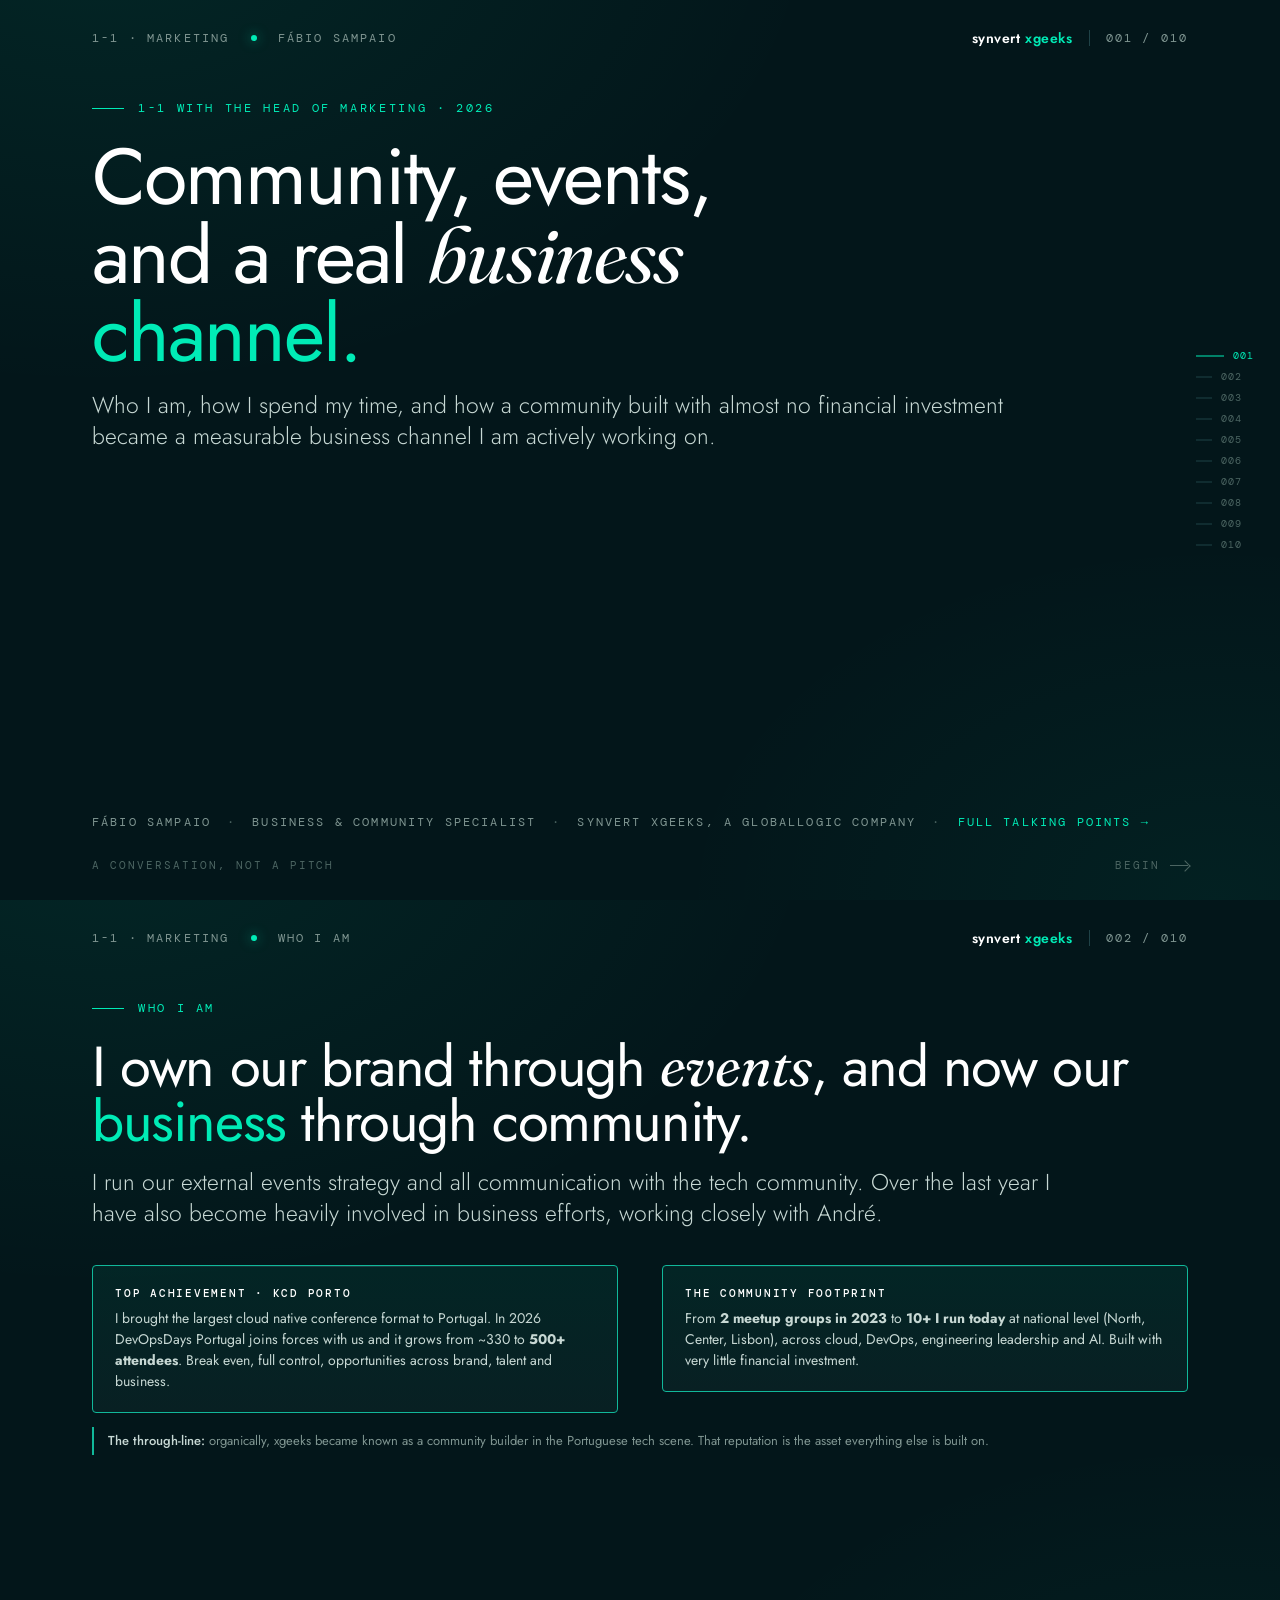
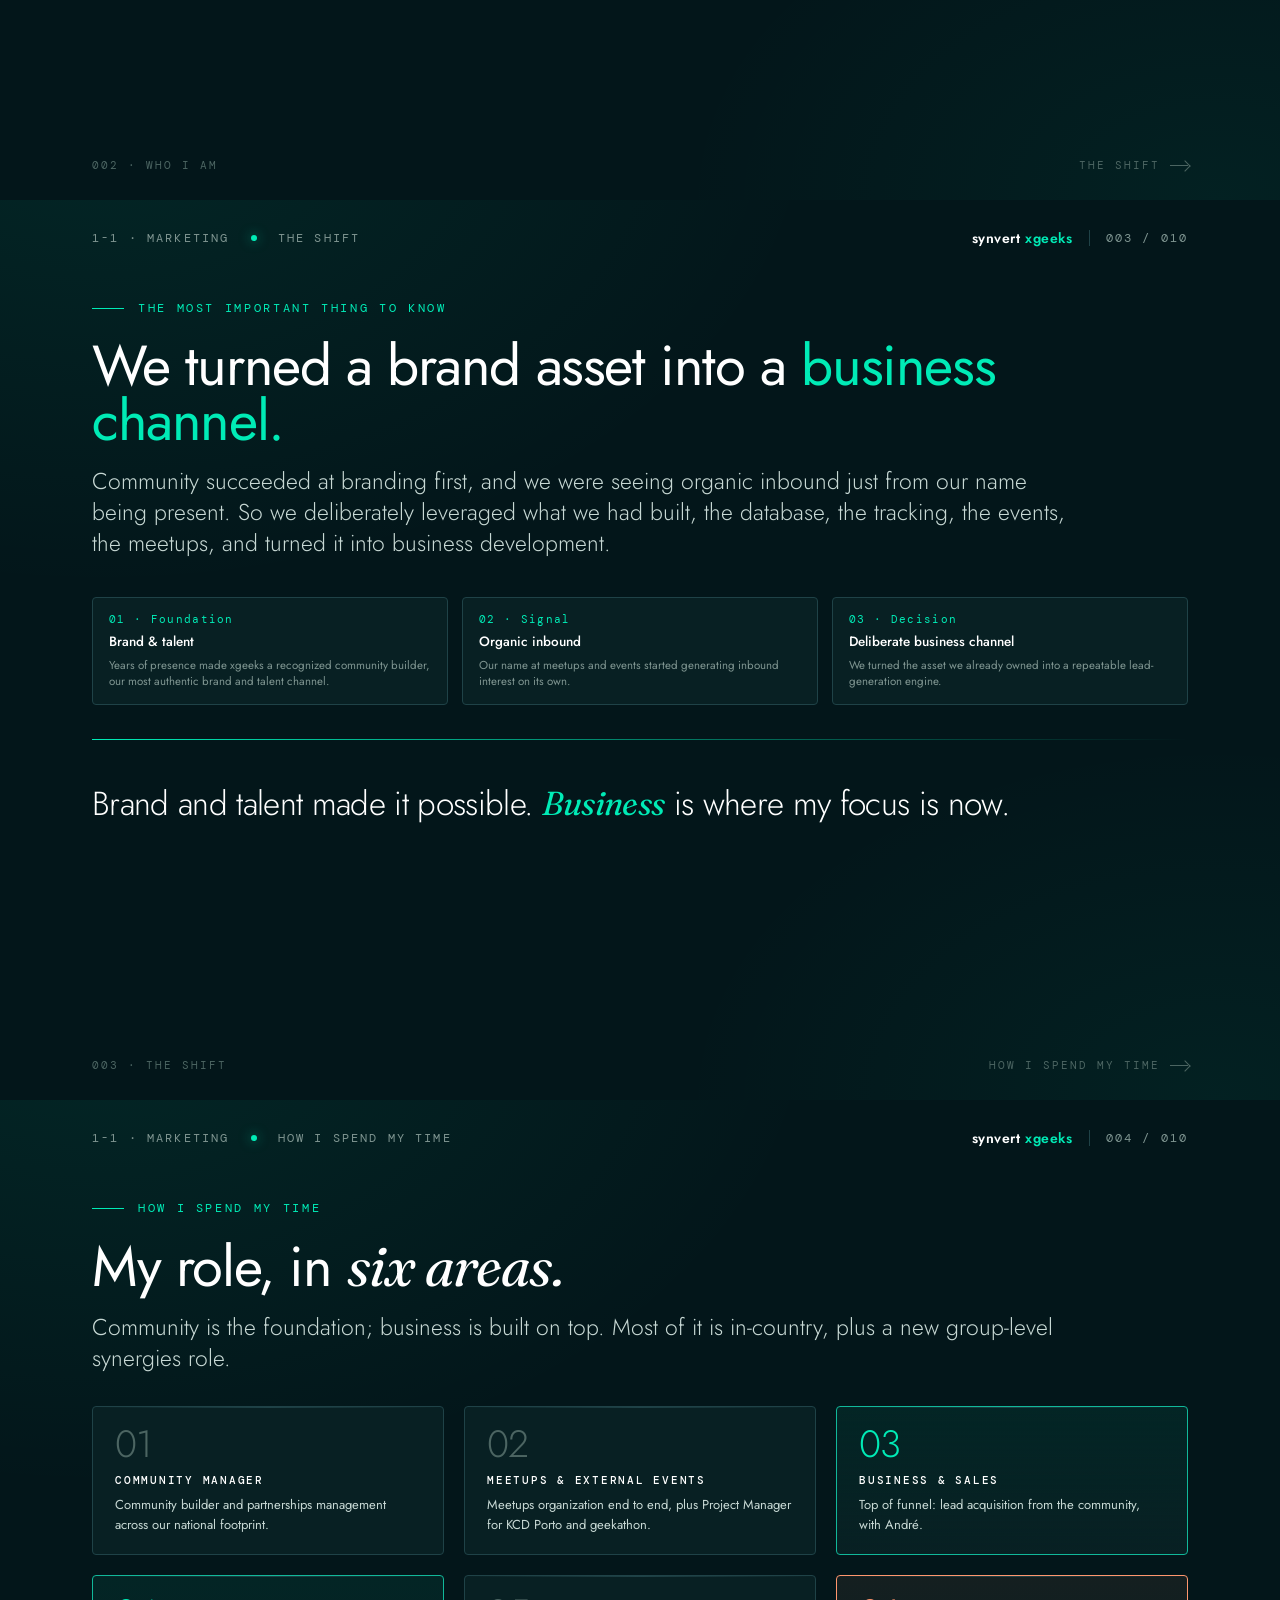
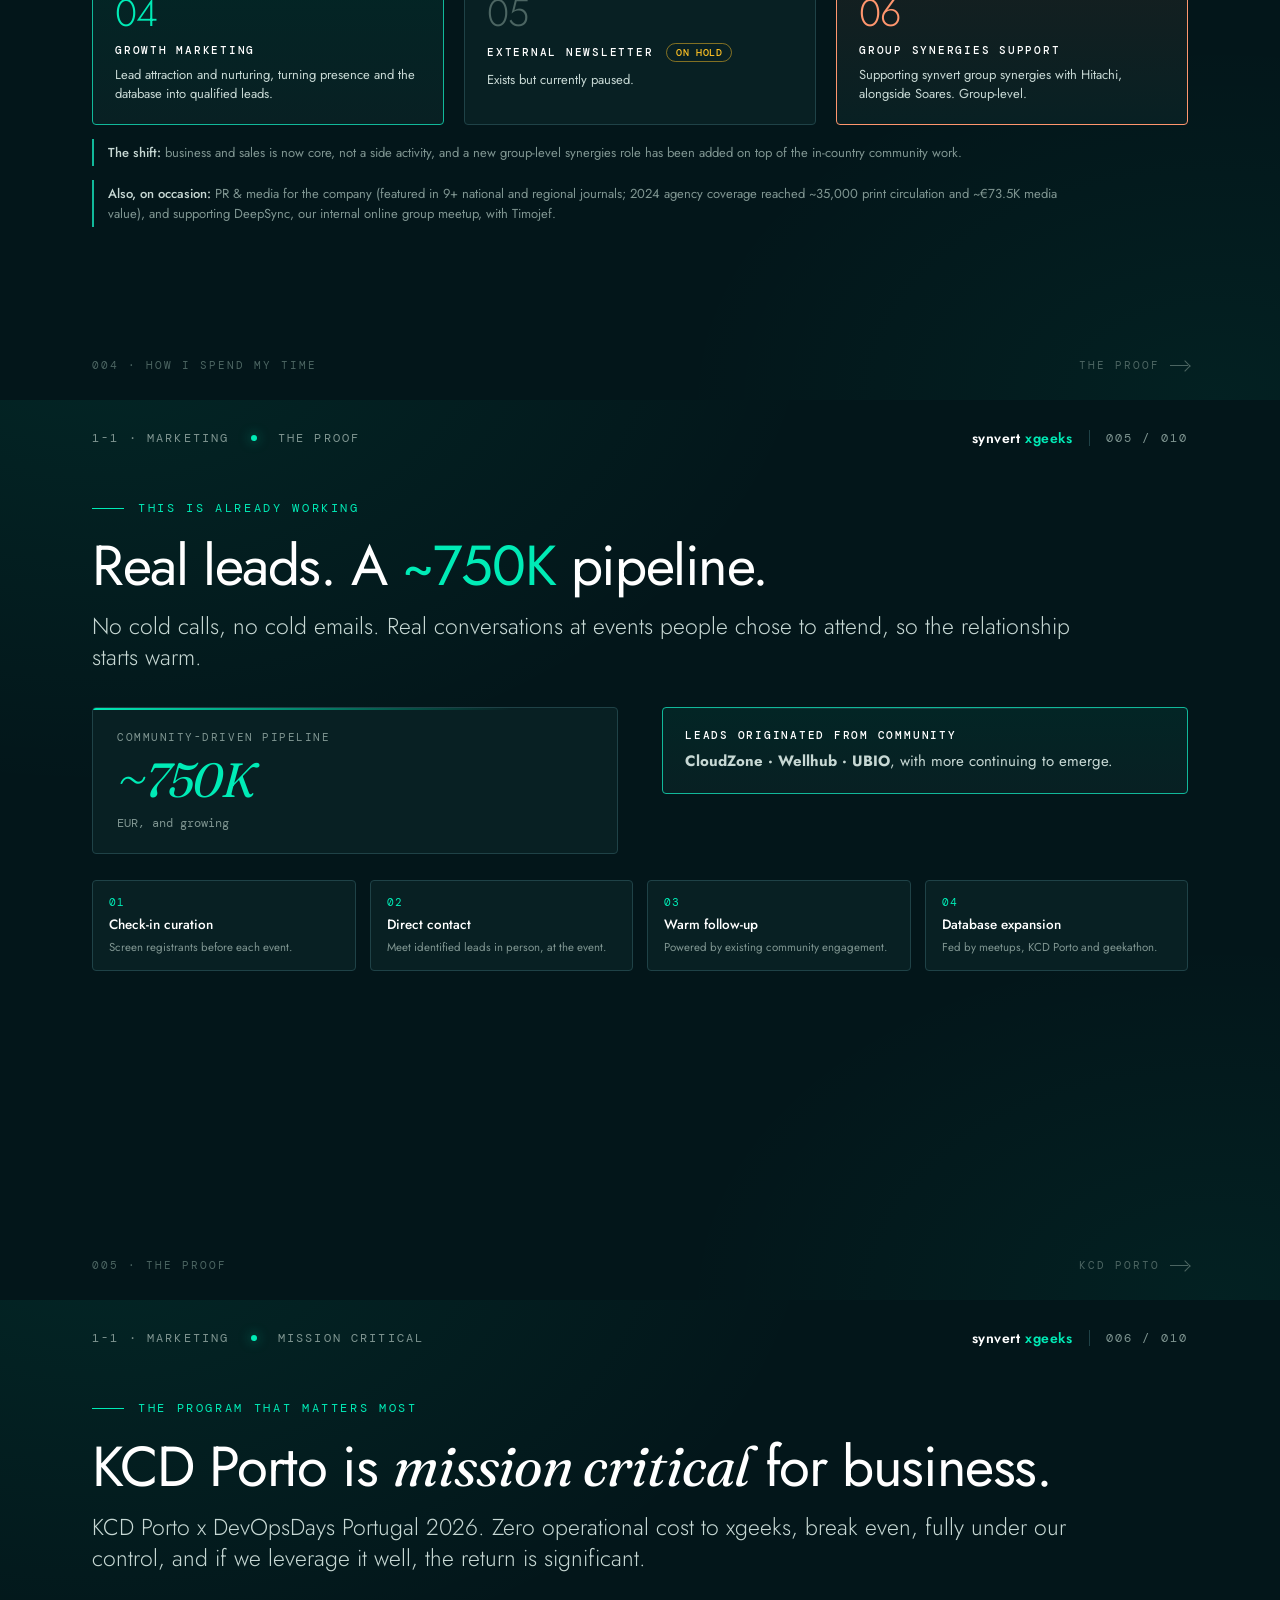
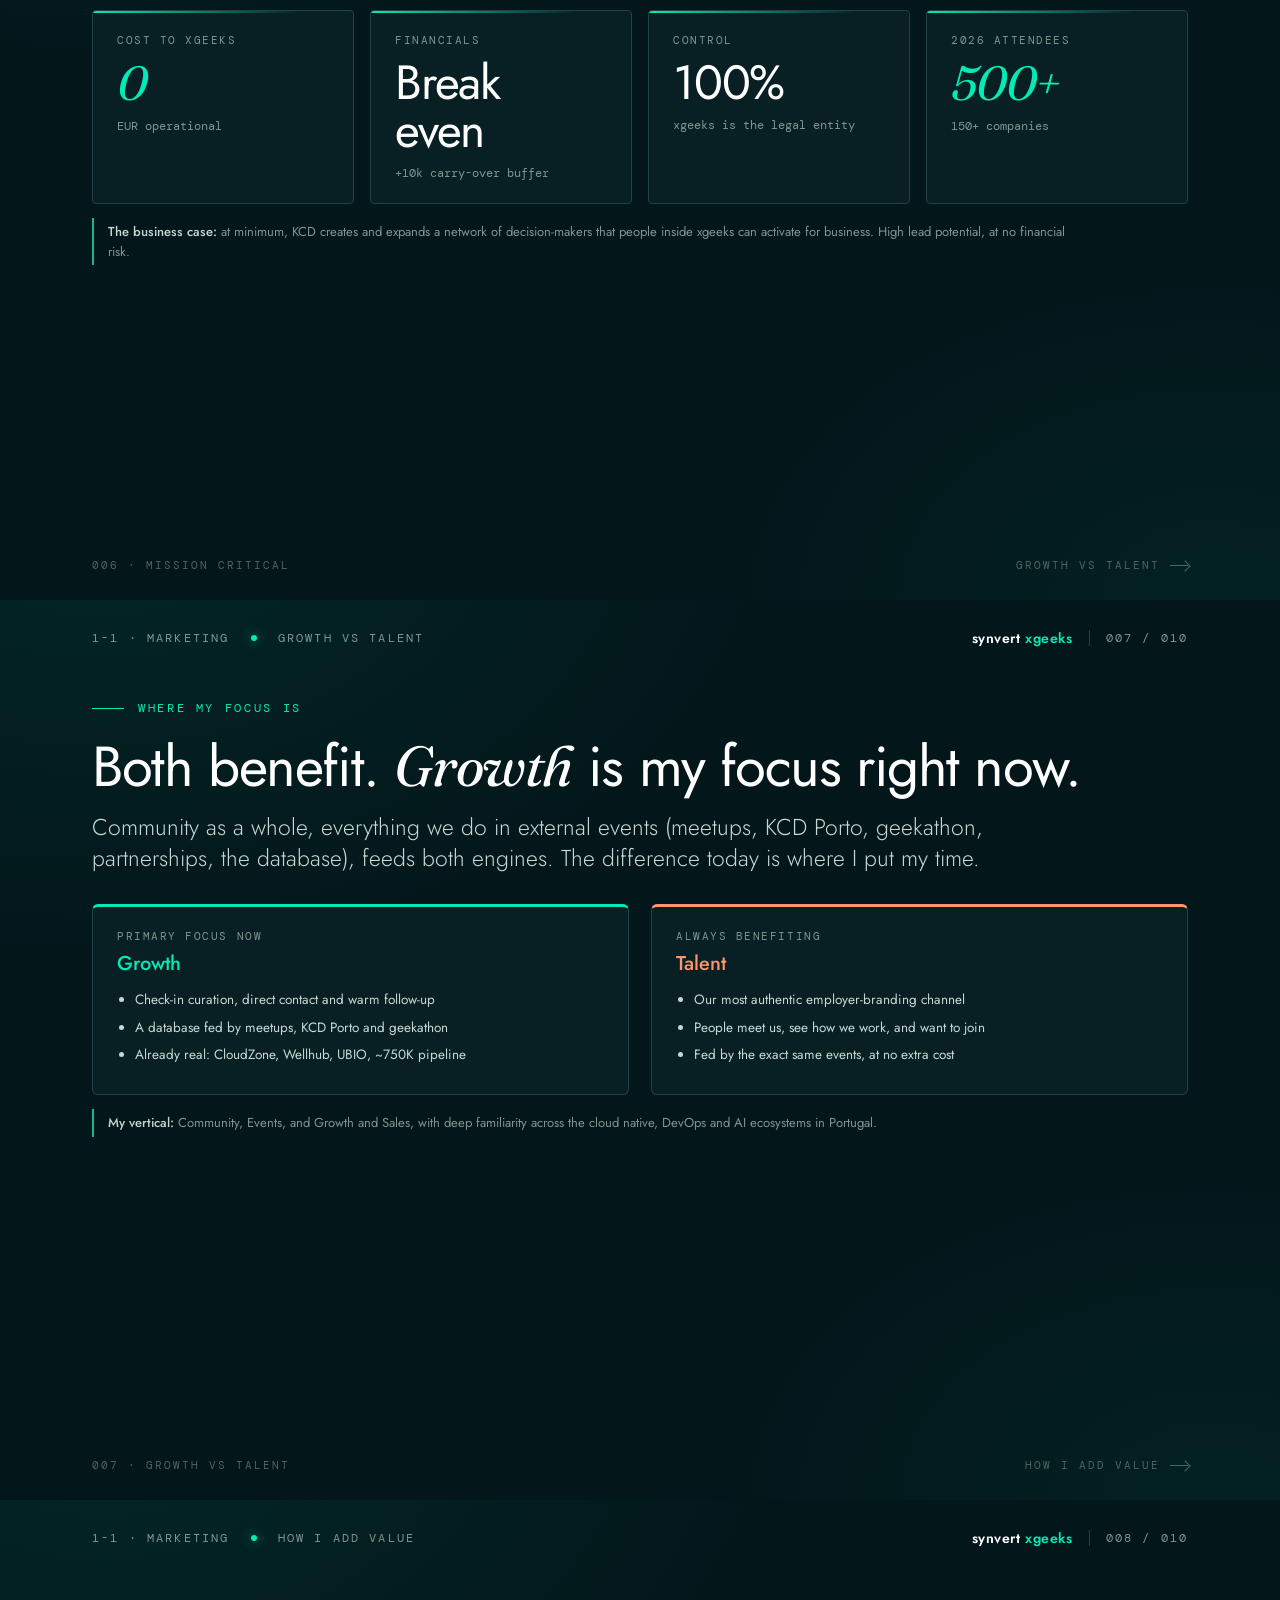
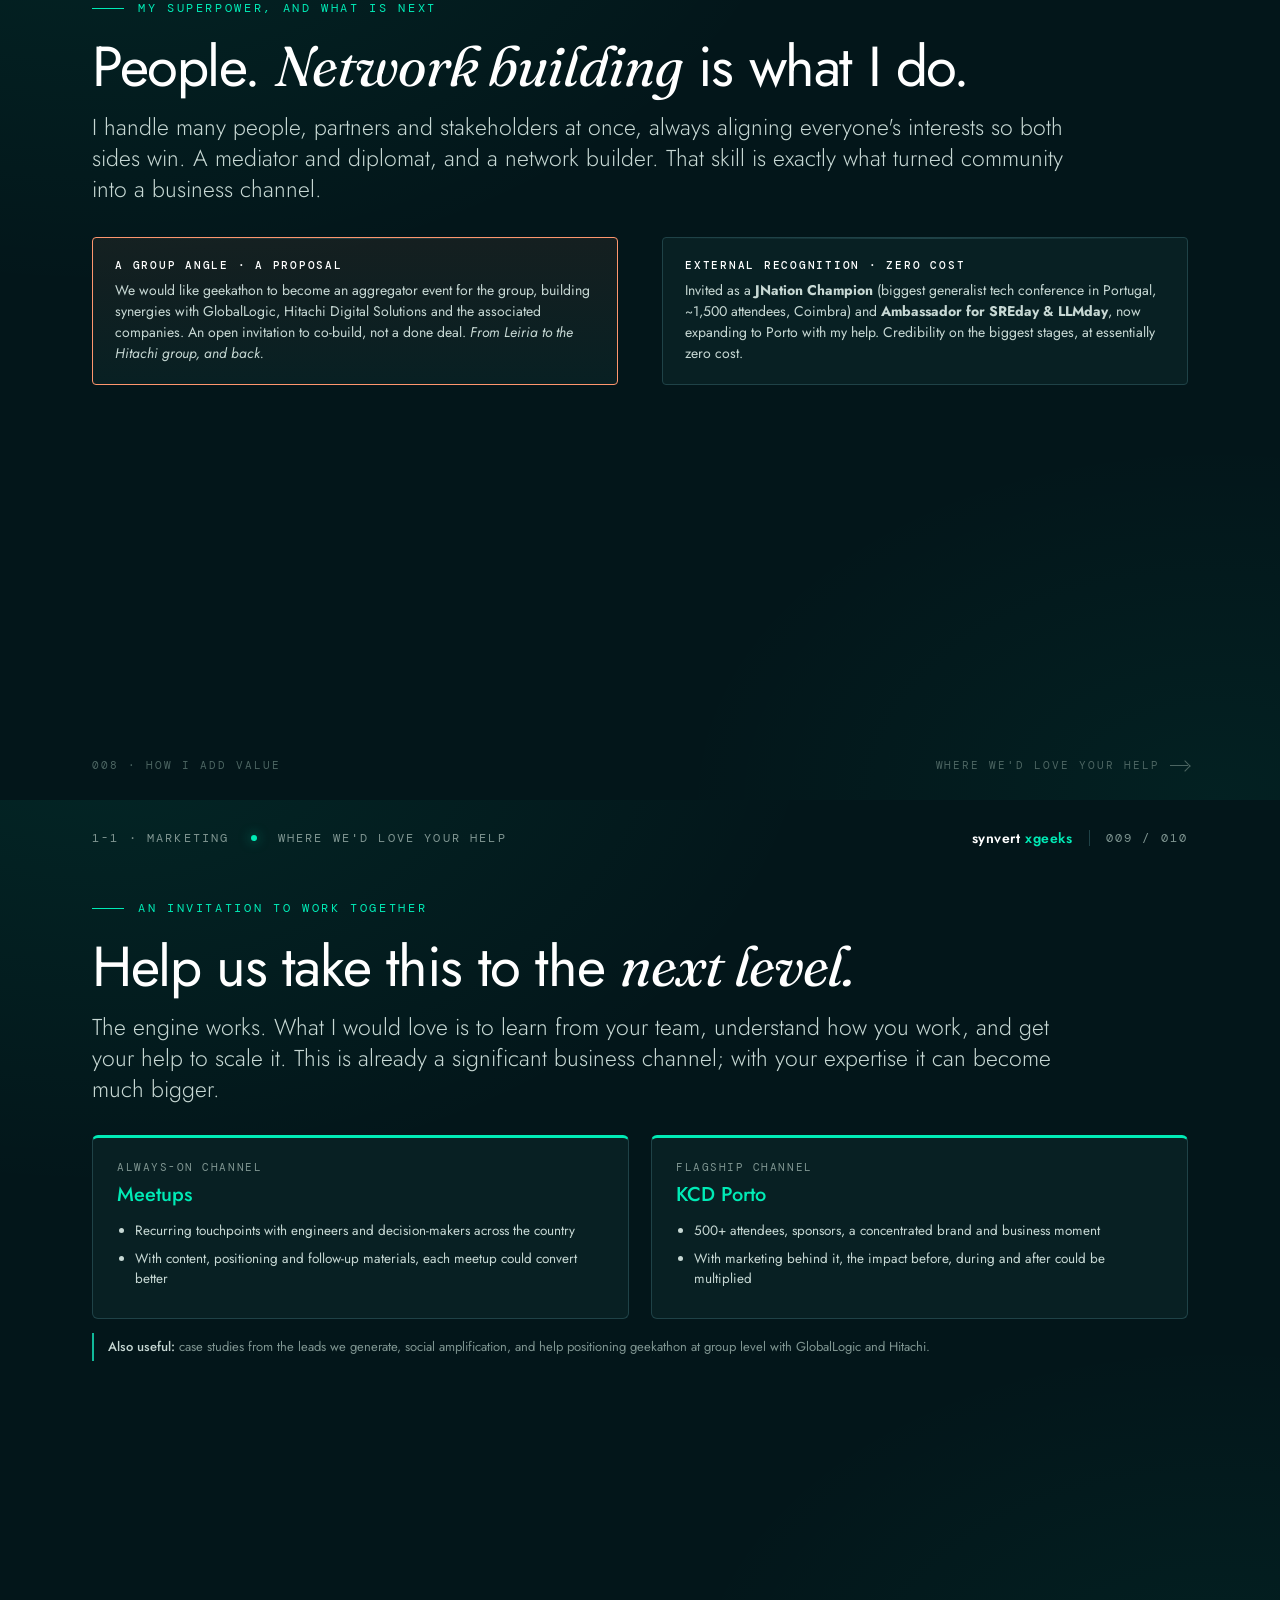
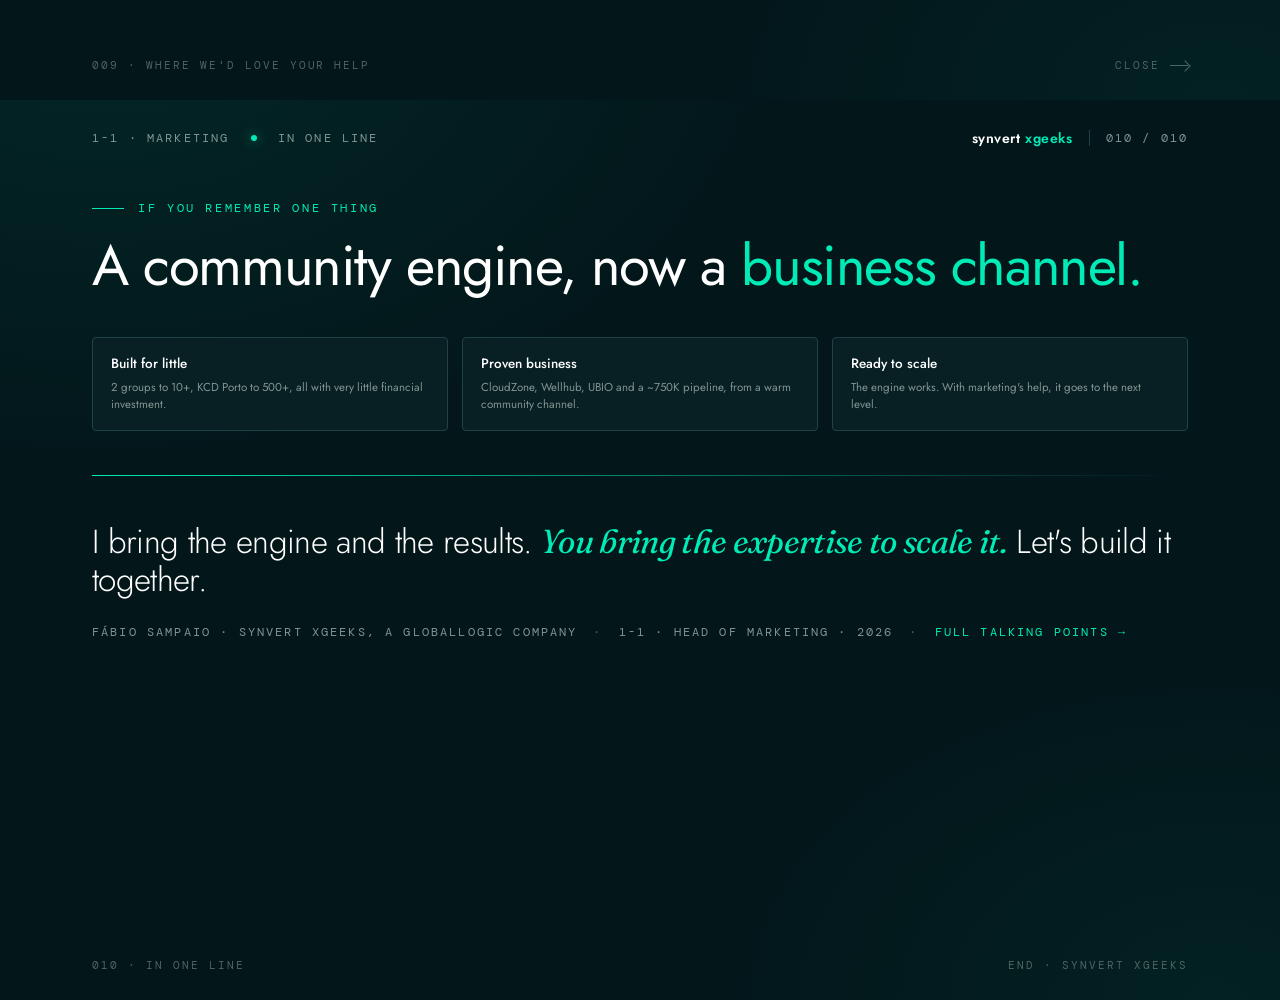
<file: marketing-1-1/index.html>
<!doctype html>
<html lang="en">
<head>
<meta charset="utf-8">
<meta name="viewport" content="width=device-width,initial-scale=1">
<title>1-1 · Community, Events &amp; Growth · synvert xgeeks</title>
<meta name="description" content="Fábio Sampaio 1-1 with the Head of Marketing: who I am, how I spend my time, and how community became a real business channel.">
<meta name="theme-color" content="#03161a">
<link rel="preconnect" href="https://fonts.googleapis.com">
<link rel="preconnect" href="https://fonts.gstatic.com" crossorigin>
<link href="https://fonts.googleapis.com/css2?family=Jost:wght@300;400;500;600;700&family=DM+Mono:wght@400;500&family=Fraunces:ital,wght@0,400;1,400;1,500&display=swap" rel="stylesheet">
<style>
/* ─── Design tokens ──────────────────────────────────────────────────────── */
:root {
  --bg:#03161a; --bg-2:#082023; --bg-3:#0d2a2e;
  --ink:#ffffff; --ink-2:#c7d8d4; --ink-3:#7f9591; --ink-4:#4c6562;
  --line:#143034; --line-2:#1f4247;
  --accent:#00EBB6; --accent-dim:#11b89a; --accent-deep:#064a40;
  --warm:#ff966e;
  --good:#00EBB6; --good-bg:rgba(0,235,182,0.12);
  --bad:#f87171; --bad-bg:rgba(248,113,113,0.12);
  --warn:#fbbf24; --warn-bg:rgba(251,191,36,0.12);
  --display:'Jost','Futura','Century Gothic',system-ui,sans-serif;
  --sans:'Jost','Futura','Century Gothic',system-ui,sans-serif;
  --serif:'Fraunces',Georgia,serif;
  --mono:'DM Mono',ui-monospace,SFMono-Regular,Menlo,monospace;
}
/* ─── Reset & base ───────────────────────────────────────────────────────── */
* { box-sizing:border-box; }
html, body { margin:0; padding:0; background:#000; color:var(--ink); font-family:var(--sans); -webkit-font-smoothing:antialiased; text-rendering:optimizeLegibility; }
html { scroll-behavior:smooth; }
body { min-height:100vh; scroll-snap-type:y mandatory; overflow-y:scroll; overscroll-behavior:contain; }
.deck { display:block; }
/* ─── Slide shell ────────────────────────────────────────────────────────── */
.slide { position:relative; min-height:100vh; background:var(--bg); scroll-snap-align:start; scroll-snap-stop:always; overflow:hidden; display:flex; flex-direction:column; }
.slide::before { content:''; position:absolute; inset:0; background:radial-gradient(ellipse 1200px 800px at 8% -10%, rgba(0,235,182,0.08), transparent 60%), radial-gradient(ellipse 900px 600px at 95% 100%, rgba(0,235,182,0.05), transparent 60%); pointer-events:none; z-index:0; }
.frame { position:relative; flex:1; padding:100px 92px 70px; display:flex; flex-direction:column; z-index:1; max-width:1520px; margin:0 auto; width:100%; }
/* ─── Chrome (top bar) ───────────────────────────────────────────────────── */
.chrome { position:absolute; top:28px; left:92px; right:92px; display:flex; justify-content:space-between; align-items:center; z-index:2; font-family:var(--mono); font-size:12px; letter-spacing:0.18em; text-transform:uppercase; color:var(--ink-3); }
.chrome .dot { display:inline-block; width:6px; height:6px; background:var(--accent); border-radius:999px; margin:0 12px 2px; vertical-align:middle; box-shadow:0 0 12px rgba(0,235,182,0.6); }
.chrome__right { display:flex; align-items:center; gap:16px; }
.chrome__mark { font-family:var(--display); font-weight:600; font-size:14px; letter-spacing:0.04em; text-transform:none; color:var(--ink); }
.chrome__mark b { color:var(--accent); font-weight:600; }
.chrome__pageno { border-left:1px solid var(--line-2); padding-left:16px; color:var(--ink-3); }
/* ─── Typography ─────────────────────────────────────────────────────────── */
.kicker { font-family:var(--mono); font-size:12px; letter-spacing:0.22em; text-transform:uppercase; color:var(--accent); display:inline-flex; align-items:center; gap:14px; margin:0 0 22px 0; }
.kicker::before { content:''; width:32px; height:1px; background:var(--accent); }
.display { font-family:var(--display); font-weight:400; line-height:0.98; letter-spacing:-0.025em; color:var(--ink); margin:0; }
.display em, .display i { font-family:var(--serif); font-style:italic; font-weight:400; letter-spacing:-0.015em; }
.display .accent { color:var(--accent); }
h1.display { font-size:clamp(40px,6.2vw,90px); }
h2.display { font-size:clamp(28px,4.4vw,58px); }
.subhead { font-family:var(--display); font-weight:300; font-size:clamp(17px,1.85vw,23px); line-height:1.35; color:var(--ink-2); margin:18px 0 0 0; max-width:980px; }
.subhead em { font-family:var(--serif); font-style:italic; font-weight:400; color:var(--ink); }
.subhead strong { font-weight:500; color:var(--ink); }
.body-text { font-family:var(--display); font-weight:400; font-size:15.5px; line-height:1.6; color:var(--ink-2); max-width:920px; }
.body-text strong { color:var(--ink); font-weight:500; }
.body-text em { font-family:var(--serif); font-style:italic; font-weight:400; color:var(--ink); }
.accent-text { color:var(--accent); } .warm-text { color:var(--warm); } .muted { color:var(--ink-3); }
.plain { font-family:var(--display); font-size:13px; line-height:1.5; color:var(--ink-3); border-left:2px solid var(--accent-dim); padding:4px 0 4px 14px; margin:14px 0 0; max-width:980px; }
.plain b { color:var(--ink-2); font-weight:500; }
.pull-quote { font-family:var(--display); font-weight:300; font-size:clamp(24px,3.5vw,44px); line-height:1.15; letter-spacing:-0.02em; color:var(--ink); max-width:1140px; margin:0; }
.pull-quote em { font-family:var(--serif); font-style:italic; font-weight:400; color:var(--accent); }
/* ─── Bottom bar ─────────────────────────────────────────────────────────── */
.slide__bottom { position:absolute; bottom:28px; left:92px; right:92px; display:flex; justify-content:space-between; align-items:flex-end; font-family:var(--mono); font-size:11px; letter-spacing:0.18em; text-transform:uppercase; color:var(--ink-4); z-index:2; }
.slide__bottom .hint { display:flex; align-items:center; gap:10px; }
.slide__bottom .hint .arrow { display:inline-block; width:18px; height:1px; background:var(--ink-4); position:relative; }
.slide__bottom .hint .arrow::after { content:''; position:absolute; right:-1px; top:-3px; width:7px; height:7px; border-right:1px solid var(--ink-4); border-bottom:1px solid var(--ink-4); transform:rotate(-45deg); }
/* ─── Progress rail ──────────────────────────────────────────────────────── */
.deck-progress { position:fixed; right:26px; top:50%; transform:translateY(-50%); z-index:50; display:flex; flex-direction:column; gap:5px; font-family:var(--mono); font-size:9.5px; letter-spacing:0.12em; text-transform:uppercase; color:var(--ink-4); }
.deck-progress a { color:inherit; text-decoration:none; display:flex; align-items:center; gap:9px; padding:2px 0; cursor:pointer; transition:color 200ms; }
.deck-progress a:hover { color:var(--ink-2); }
.deck-progress a::before { content:''; width:16px; height:1px; background:var(--line-2); transition:background 200ms,width 200ms; }
.deck-progress a.is-active { color:var(--accent); }
.deck-progress a.is-active::before { background:var(--accent); width:28px; }
/* ─── Cover helpers ──────────────────────────────────────────────────────── */
.cover-slot { margin-top:auto; display:flex; flex-direction:column; gap:16px; }
.cover-meta { font-family:var(--mono); font-size:12px; letter-spacing:0.18em; text-transform:uppercase; color:var(--ink-3); display:flex; gap:16px; flex-wrap:wrap; }
.cover-meta span + span::before { content:'·'; margin-right:16px; color:var(--ink-4); }
/* ─── Grids ──────────────────────────────────────────────────────────────── */
.grid-2 { display:grid; grid-template-columns:1fr 1fr; gap:44px; align-items:start; }
.grid-3 { display:grid; grid-template-columns:1fr 1fr 1fr; gap:20px; }
.grid-4 { display:grid; grid-template-columns:repeat(4,1fr); gap:16px; }
.divider { height:1px; background:var(--line-2); margin:24px 0; }
.divider--accent { background:linear-gradient(90deg,var(--accent),transparent); }
/* ─── Cards ──────────────────────────────────────────────────────────────── */
.card { background:var(--bg-2); border:1px solid var(--line-2); padding:20px 22px; border-radius:4px; position:relative; overflow:hidden; }
.card::before { content:''; position:absolute; top:0; left:0; right:0; height:1px; background:linear-gradient(90deg,transparent,var(--line-2),transparent); }
.card .card-num { font-family:var(--display); font-weight:300; font-size:38px; line-height:0.9; color:var(--ink-4); letter-spacing:-0.02em; }
.card .card-label { font-family:var(--mono); font-size:11px; letter-spacing:0.16em; text-transform:uppercase; color:var(--ink); margin-top:12px; font-weight:500; }
.card .card-body { font-size:13px; color:var(--ink-2); line-height:1.5; margin-top:8px; }
.card.is-accent { border-color:var(--accent-dim); background:linear-gradient(180deg,rgba(0,235,182,0.07),var(--bg-2)); }
.card.is-accent .card-num { color:var(--accent); }
.card.is-warm { border-color:var(--warm); background:linear-gradient(180deg,rgba(255,150,110,0.07),var(--bg-2)); }
.card.is-warm .card-num { color:var(--warm); }
/* ─── KPIs ───────────────────────────────────────────────────────────────── */
.kpi { background:var(--bg-2); border:1px solid var(--line-2); padding:22px 24px; border-radius:4px; display:flex; flex-direction:column; gap:6px; position:relative; overflow:hidden; }
.kpi::after { content:''; position:absolute; left:0; right:0; top:0; height:2px; background:linear-gradient(90deg,var(--accent),transparent 80%); }
.kpi .kpi-label { font-family:var(--mono); font-size:11px; letter-spacing:0.14em; text-transform:uppercase; color:var(--ink-3); }
.kpi .kpi-value { font-family:var(--display); font-weight:400; font-size:48px; line-height:1; color:var(--ink); letter-spacing:-0.025em; margin-top:6px; }
.kpi .kpi-value em { font-family:var(--serif); font-style:italic; font-weight:400; color:var(--accent); }
.kpi .kpi-sub { font-family:var(--mono); font-size:12px; color:var(--ink-3); margin-top:4px; }
/* ─── Lanes (two-track) ──────────────────────────────────────────────────── */
.lanes { display:grid; grid-template-columns:1fr 1fr; gap:22px; margin-top:24px; }
.lane { border:1px solid var(--line-2); border-radius:6px; padding:22px 24px; background:var(--bg-2); }
.lane.a { border-top:3px solid var(--warm); } .lane.b { border-top:3px solid var(--accent); }
.lane .lane-role { font-family:var(--mono); font-size:11px; letter-spacing:0.14em; text-transform:uppercase; color:var(--ink-3); }
.lane .lane-title { font-family:var(--display); font-weight:500; font-size:20px; color:var(--ink); margin:6px 0 12px; }
.lane.a .lane-title { color:var(--warm); } .lane.b .lane-title { color:var(--accent); }
.lane ul { margin:0; padding-left:18px; } .lane li { font-size:13.5px; color:var(--ink-2); line-height:1.5; margin-bottom:7px; }
/* ─── Rule strip ─────────────────────────────────────────────────────────── */
.rule-strip { margin-top:22px; display:grid; grid-template-columns:repeat(4,1fr); gap:14px; }
.rule-strip .rule-item { border:1px solid var(--line-2); border-radius:4px; padding:14px 16px; background:var(--bg-2); }
.rule-strip .rule-n { font-family:var(--mono); font-size:11px; color:var(--accent); letter-spacing:0.12em; }
.rule-strip .rule-t { font-family:var(--display); font-weight:500; font-size:13.5px; color:var(--ink); margin-top:7px; line-height:1.35; }
.rule-strip .rule-d { font-size:11.5px; color:var(--ink-3); line-height:1.45; margin-top:5px; }
/* ─── Data table ─────────────────────────────────────────────────────────── */
.dt { margin-top:18px; border:1px solid var(--line-2); border-radius:6px; overflow:hidden; font-size:12.5px; }
.dt .dt-h, .dt .dt-r { display:grid; align-items:center; }
.dt .dt-h { background:var(--bg-3); font-family:var(--mono); font-size:10px; letter-spacing:0.1em; text-transform:uppercase; color:var(--ink-3); padding:10px 16px; }
.dt .dt-r { padding:10px 16px; border-top:1px solid var(--line); background:var(--bg-2); color:var(--ink-2); }
.dt .dt-r b { color:var(--ink); font-weight:500; }
/* ─── Status chips ───────────────────────────────────────────────────────── */
.heat { font-family:var(--mono); font-size:10px; letter-spacing:0.06em; text-transform:uppercase; padding:2px 9px; border-radius:999px; display:inline-block; }
.heat.hot { color:var(--warm); border:1px solid var(--warm); }
.heat.warm { color:var(--warn); border:1px solid rgba(251,191,36,0.5); }
.heat.cold { color:var(--ink-3); border:1px solid var(--line-2); }
.tag-pill { font-family:var(--mono); font-size:10px; letter-spacing:0.05em; padding:1px 8px; border-radius:999px; }
.tag-pill.cli { color:var(--accent); border:1px solid var(--accent-dim); }
.tag-pill.par { color:var(--warm); border:1px solid var(--warm); }
.tag-pill.com { color:var(--ink-3); border:1px solid var(--line-2); }
.tag-pill.yes { color:var(--accent); border:1px solid var(--accent-dim); }
.tag-pill.no  { color:var(--ink-3); border:1px solid var(--line-2); }
/* ─── State matrix ───────────────────────────────────────────────────────── */
.smx { margin-top:20px; border:1px solid var(--line-2); border-radius:6px; overflow:hidden; }
.smx .smx-h, .smx .smx-r { display:grid; grid-template-columns:1.3fr 1fr 1.1fr 1.6fr; }
.smx .smx-h { background:var(--bg-3); font-family:var(--mono); font-size:10px; letter-spacing:0.1em; text-transform:uppercase; color:var(--ink-3); }
.smx .smx-h > div, .smx .smx-r > div { padding:11px 16px; border-top:1px solid var(--line); }
.smx .smx-r { background:var(--bg-2); font-size:12.5px; color:var(--ink-2); line-height:1.4; }
.smx .smx-r .st { font-family:var(--display); font-weight:500; color:var(--ink); }
.smx .smx-r b { color:var(--ink); font-weight:500; }
.go-yes { color:var(--accent); font-weight:500; } .go-no { color:var(--bad); font-weight:500; } .go-soft { color:var(--warn); font-weight:500; }
/* ─── Route-in schematic ─────────────────────────────────────────────────── */
.schema { display:grid; grid-template-columns:1fr 64px 1fr; gap:0; align-items:center; margin-top:24px; }
.schema .col-h { font-family:var(--mono); font-size:10.5px; letter-spacing:0.12em; text-transform:uppercase; margin-bottom:12px; }
.schema .routeins .col-h { color:var(--warm); } .schema .targets .col-h { color:var(--accent); }
.schema .node { background:var(--bg-2); border:1px solid var(--line-2); border-radius:6px; padding:13px 16px; margin-bottom:10px; }
.schema .node .nn { font-family:var(--display); font-weight:500; font-size:14px; color:var(--ink); }
.schema .node .nr { font-size:11.5px; color:var(--ink-3); margin-top:2px; }
.schema .routeins .node { border-left:3px solid var(--warm); }
.schema .targets .node { border-left:3px solid var(--accent); }
.schema .arrow-col { display:flex; flex-direction:column; align-items:center; gap:6px; color:var(--accent); }
.schema .arrow-col .ln { font-family:var(--mono); font-size:8.5px; letter-spacing:0.08em; color:var(--ink-3); text-transform:uppercase; text-align:center; }
.schema .arrow-col .ar { font-size:22px; line-height:1; color:var(--accent); }
/* ─── Person / bench ─────────────────────────────────────────────────────── */
.bench { display:grid; grid-template-columns:repeat(3,1fr); gap:12px; margin-top:8px; }
.person { background:var(--bg-2); border:1px solid var(--line-2); border-radius:4px; padding:13px 15px; }
.person .pn { font-family:var(--display); font-weight:500; font-size:15px; color:var(--ink); }
.person .pr { font-family:var(--mono); font-size:9.5px; letter-spacing:0.08em; text-transform:uppercase; color:var(--accent); margin:3px 0 6px; }
.person .pb { font-size:12px; color:var(--ink-2); line-height:1.45; }
.person.open { border-left:3px solid var(--warm); } .person.open .pr { color:var(--warm); }
.person.tech { border-left:3px solid var(--accent); }
/* ─── Doors ──────────────────────────────────────────────────────────────── */
.doors { display:grid; grid-template-columns:repeat(4,1fr); gap:13px; margin-top:22px; }
.door { background:var(--bg-2); border:1px solid var(--line-2); border-radius:4px; padding:16px 17px; display:flex; flex-direction:column; gap:7px; }
.door .door-phase { font-family:var(--mono); font-size:9.5px; letter-spacing:0.12em; text-transform:uppercase; color:var(--accent); }
.door .door-name { font-family:var(--display); font-weight:500; font-size:15.5px; color:var(--ink); line-height:1.2; }
.door .door-body { font-size:11.5px; color:var(--ink-2); line-height:1.45; }
.door.hot { border-color:var(--accent-dim); background:linear-gradient(180deg,rgba(0,235,182,0.06),var(--bg-2)); }
/* ─── Segmentation table ─────────────────────────────────────────────────── */
.segtable { margin-top:20px; border:1px solid var(--line-2); border-radius:6px; overflow:hidden; font-size:12px; }
.segtable .seg-row { display:grid; grid-template-columns:150px 1fr; border-bottom:1px solid var(--line); }
.segtable .seg-row:last-child { border-bottom:0; }
.segtable .seg-h { background:var(--bg-3); font-family:var(--mono); font-size:10px; letter-spacing:0.1em; text-transform:uppercase; padding:12px 16px; display:flex; align-items:center; }
.segtable .seg-h.client { color:var(--accent); } .segtable .seg-h.partner { color:var(--warm); } .segtable .seg-h.neutral { color:var(--ink-3); }
.segtable .seg-names { padding:12px 16px; color:var(--ink-2); line-height:1.55; background:var(--bg-2); }
.segtable .seg-names b { color:var(--ink); font-weight:500; } .segtable .seg-names .dual { color:var(--warm); }
/* ─── Tiers ──────────────────────────────────────────────────────────────── */
.tiers { display:flex; flex-direction:column; gap:11px; margin-top:18px; }
.tier { display:grid; grid-template-columns:118px 1fr; gap:20px; align-items:center; background:var(--bg-2); border:1px solid var(--line-2); border-radius:4px; padding:15px 22px; }
.tier.t1 { border-left:3px solid var(--accent); } .tier.reach { border-left:3px solid var(--warn); } .tier.t2 { border-left:3px solid var(--warm); } .tier.t3 { border-left:3px solid var(--ink-4); }
.tier .tier-tag { font-family:var(--display); font-weight:500; font-size:18px; color:var(--ink); }
.tier .tier-tag small { display:block; font-family:var(--mono); font-size:10px; letter-spacing:0.1em; text-transform:uppercase; color:var(--ink-3); margin-top:4px; }
.tier .tier-body { font-size:13.5px; color:var(--ink-2); line-height:1.5; }
.tier .tier-body strong { color:var(--ink); font-weight:500; }
/* ─── Account board ──────────────────────────────────────────────────────── */
.board { display:grid; grid-template-columns:repeat(4,1fr); gap:13px; margin-top:22px; }
.acct { background:var(--bg-2); border:1px solid var(--line-2); border-radius:4px; padding:15px 16px; display:flex; flex-direction:column; gap:6px; }
.acct .acct-name { font-family:var(--display); font-weight:500; font-size:15px; color:var(--ink); }
.acct .acct-pain { font-size:11.5px; color:var(--ink-2); line-height:1.4; flex:1; }
.acct .acct-status { font-family:var(--mono); font-size:9px; letter-spacing:0.06em; text-transform:uppercase; }
.acct .acct-status.closed { color:var(--accent); } .acct .acct-status.live { color:var(--warn); }
/* ─── CRM tree ───────────────────────────────────────────────────────────── */
.crm { display:grid; grid-template-columns:1fr 1fr; gap:22px; margin-top:22px; }
.crm-col { background:var(--bg-2); border:1px solid var(--line-2); border-radius:6px; padding:20px 22px; }
.crm-col.kcd { border-top:3px solid var(--accent); } .crm-col.meet { border-top:3px solid var(--warm); }
.crm-col .crm-top { font-family:var(--display); font-weight:500; font-size:18px; margin-bottom:12px; }
.crm-col.kcd .crm-top { color:var(--accent); } .crm-col.meet .crm-top { color:var(--warm); }
.crm-col .lab { font-family:var(--mono); font-size:11px; color:var(--ink-2); padding:6px 0 6px 16px; border-left:1px solid var(--line-2); margin-left:4px; }
.crm-col .lab b { color:var(--ink); }
.crm-fields { margin-top:18px; border:1px solid var(--line-2); border-radius:6px; padding:16px 20px; background:var(--bg-2); font-size:13px; color:var(--ink-2); line-height:1.6; }
.crm-fields b { color:var(--ink); font-weight:500; }
/* ─── Gantt ──────────────────────────────────────────────────────────────── */
.gantt { margin-top:26px; border-top:1px solid var(--line-2); }
.gantt-cols { display:grid; grid-template-columns:120px repeat(6,1fr); font-family:var(--mono); font-size:10.5px; letter-spacing:0.08em; text-transform:uppercase; color:var(--ink-3); padding:12px 0 14px; border-bottom:1px solid var(--line); }
.gantt-cols span { text-align:center; } .gantt-cols span:first-child { text-align:left; }
.gantt-row { display:grid; grid-template-columns:120px 1fr; align-items:center; padding:12px 0; border-bottom:1px solid var(--line); }
.gantt-row .gantt-lane-label { font-family:var(--display); font-weight:500; font-size:14px; }
.gantt-row.a .gantt-lane-label { color:var(--warm); } .gantt-row.b .gantt-lane-label { color:var(--accent); }
.gantt-track { position:relative; height:30px; }
.bar { position:absolute; top:4px; height:22px; border-radius:4px; display:flex; align-items:center; padding:0 12px; font-size:11px; color:#03161a; font-weight:600; white-space:nowrap; overflow:hidden; }
.bar.a { background:linear-gradient(90deg,var(--warm),#ffb594); } .bar.b { background:linear-gradient(90deg,var(--accent),#6ff3da); }
.bar.ghost { background:var(--bg-3); border:1px dashed var(--line-2); color:var(--ink-3); }
.event-flag { position:absolute; top:-8px; bottom:-8px; width:2px; background:var(--accent); }
.event-flag span { position:absolute; top:-20px; left:50%; transform:translateX(-50%); font-family:var(--mono); font-size:9px; letter-spacing:0.1em; color:var(--accent); white-space:nowrap; }
/* ─── Messages ───────────────────────────────────────────────────────────── */
.msgwrap { display:grid; grid-template-columns:1fr 1fr; gap:18px; margin-top:22px; }
.msg { border-left:2px solid var(--accent); background:var(--bg-2); padding:13px 18px; border-radius:0 4px 4px 0; margin-bottom:12px; }
.msg .msg-label { font-family:var(--mono); font-size:10px; letter-spacing:0.12em; text-transform:uppercase; color:var(--accent); margin-bottom:6px; }
.msg .msg-text { font-family:var(--serif); font-style:italic; font-size:14.5px; color:var(--ink-2); line-height:1.5; }
.msg .msg-text b { font-style:normal; color:var(--ink); }
.redline { border-left-color:var(--bad); } .redline .msg-label { color:var(--bad); } .redline .msg-text { font-style:normal; font-family:var(--display); }
/* ─── Tag row ────────────────────────────────────────────────────────────── */
.tag-row { display:grid; grid-template-columns:repeat(5,1fr); gap:14px; margin-top:28px; }
.tag-row .tag { background:var(--bg-2); border:1px solid var(--line-2); border-radius:4px; padding:16px 18px; }
.tag .tag-head { font-family:var(--display); font-weight:500; font-size:13.5px; color:var(--ink); margin-bottom:6px; }
.tag .tag-body { font-size:11.5px; color:var(--ink-3); line-height:1.5; }
/* ─── Reveal animation ───────────────────────────────────────────────────── */
.fade-up { opacity:0; transform:translateY(18px); transition:opacity 700ms cubic-bezier(0.2,0.7,0.2,1),transform 700ms cubic-bezier(0.2,0.7,0.2,1); }
.fade-up.in { opacity:1; transform:translateY(0); }
.fade-up.d1 { transition-delay:90ms; } .fade-up.d2 { transition-delay:180ms; } .fade-up.d3 { transition-delay:270ms; } .fade-up.d4 { transition-delay:360ms; }
/* ─── Responsive ─────────────────────────────────────────────────────────── */
@media (max-width:1150px) {
  .frame { padding:90px 46px 62px; }
  .chrome, .slide__bottom { left:46px; right:46px; }
  .grid-2, .lanes, .msgwrap, .crm { grid-template-columns:1fr; gap:22px; }
  .grid-3, .bench { grid-template-columns:1fr; }
  .grid-4, .board, .doors, .rule-strip { grid-template-columns:1fr 1fr; }
  .tag-row { grid-template-columns:1fr 1fr; }
  .smx .smx-h { display:none; } .smx .smx-r { grid-template-columns:1fr; gap:0; }
  .schema { grid-template-columns:1fr; } .schema .arrow-col { flex-direction:row; padding:8px 0; }
  .gantt-cols, .gantt-row { grid-template-columns:90px 1fr; } .gantt-cols span:not(:first-child) { display:none; }
  .segtable .seg-row, .dt .dt-h, .dt .dt-r { grid-template-columns:1fr !important; }
  .deck-progress { display:none; }
}
@media (max-width:700px) {
  .frame { padding:78px 20px 54px; }
  .chrome, .slide__bottom { left:20px; right:20px; font-size:10px; }
  .grid-4, .board, .doors, .rule-strip, .tag-row, .bench { grid-template-columns:1fr; }
  .tier { grid-template-columns:1fr; gap:8px; }
}
@media (prefers-reduced-motion:reduce) { html { scroll-behavior:auto; } .fade-up { transition:none; opacity:1; transform:none; } }
</style>
</head>
<body>

<nav class="deck-progress" aria-label="Deck progress">
  <a href="#s1" data-target="s1"><span>001</span></a>
  <a href="#s2" data-target="s2"><span>002</span></a>
  <a href="#s3" data-target="s3"><span>003</span></a>
  <a href="#s4" data-target="s4"><span>004</span></a>
  <a href="#s5" data-target="s5"><span>005</span></a>
  <a href="#s6" data-target="s6"><span>006</span></a>
  <a href="#s7" data-target="s7"><span>007</span></a>
  <a href="#s8" data-target="s8"><span>008</span></a>
  <a href="#s9" data-target="s9"><span>009</span></a>
  <a href="#s10" data-target="s10"><span>010</span></a>
</nav>

<main class="deck">

<!-- 001 Cover -->
<section class="slide" id="s1">
  <div class="chrome">
    <div class="chrome__left">1-1 · MARKETING <span class="dot"></span> FÁBIO SAMPAIO</div>
    <div class="chrome__right">
      <span class="chrome__mark">synvert <b>xgeeks</b></span>
      <span class="chrome__pageno">001 / 010</span>
    </div>
  </div>
  <div class="frame">
    <p class="kicker fade-up">1-1 with the Head of Marketing · 2026</p>
    <h1 class="display fade-up d1">Community, events,<br>and a real <em>business</em><br><span class="accent">channel.</span></h1>
    <p class="subhead fade-up d2">Who I am, how I spend my time, and how a community built with almost no financial investment became a measurable business channel I am actively working on.</p>
    <div class="cover-slot fade-up d3">
      <div class="cover-meta">
        <span>Fábio Sampaio</span>
        <span>Business &amp; Community Specialist</span>
        <span>synvert xgeeks, a GlobalLogic Company</span>
        <span><a href="analysis.html" style="color:var(--accent);text-decoration:none;">Full talking points →</a></span>
      </div>
    </div>
  </div>
  <div class="slide__bottom">
    <span>A conversation, not a pitch</span>
    <span class="hint">Begin <span class="arrow"></span></span>
  </div>
</section>


<!-- 002 Who I am + achievements -->
<section class="slide" id="s2">
  <div class="chrome">
    <div class="chrome__left">1-1 · MARKETING <span class="dot"></span> WHO I AM</div>
    <div class="chrome__right">
      <span class="chrome__mark">synvert <b>xgeeks</b></span>
      <span class="chrome__pageno">002 / 010</span>
    </div>
  </div>
  <div class="frame">
    <p class="kicker fade-up">Who I am</p>
    <h2 class="display fade-up d1">I own our brand through <em>events</em>, and now our <span class="accent">business</span> through community.</h2>
    <p class="subhead fade-up d2">I run our external events strategy and all communication with the tech community. Over the last year I have also become heavily involved in business efforts, working closely with André.</p>

    <div class="grid-2 fade-up d3" style="margin-top:36px; grid-template-columns:1fr 1fr;">
      <div class="card is-accent" style="align-self:start;">
        <div class="card-label" style="margin-top:0;">Top achievement · KCD Porto</div>
        <div class="card-body" style="font-size:14px;">I brought the largest cloud native conference format to Portugal. In 2026 DevOpsDays Portugal joins forces with us and it grows from ~330 to <strong>500+ attendees</strong>. Break even, full control, opportunities across brand, talent and business.</div>
      </div>
      <div class="card is-accent" style="align-self:start;">
        <div class="card-label" style="margin-top:0;">The community footprint</div>
        <div class="card-body" style="font-size:14px;">From <strong>2 meetup groups in 2023</strong> to <strong>10+ I run today</strong> at national level (North, Center, Lisbon), across cloud, DevOps, engineering leadership and AI. Built with very little financial investment.</div>
      </div>
    </div>

    <p class="plain fade-up d4"><b>The through-line:</b> organically, xgeeks became known as a community builder in the Portuguese tech scene. That reputation is the asset everything else is built on.</p>
  </div>
  <div class="slide__bottom">
    <span>002 · Who I am</span>
    <span class="hint">The shift <span class="arrow"></span></span>
  </div>
</section>


<!-- 003 The shift: community became a business channel -->
<section class="slide" id="s3">
  <div class="chrome">
    <div class="chrome__left">1-1 · MARKETING <span class="dot"></span> THE SHIFT</div>
    <div class="chrome__right">
      <span class="chrome__mark">synvert <b>xgeeks</b></span>
      <span class="chrome__pageno">003 / 010</span>
    </div>
  </div>
  <div class="frame">
    <p class="kicker fade-up">The most important thing to know</p>
    <h2 class="display fade-up d1">We turned a brand asset into a <span class="accent">business channel.</span></h2>
    <p class="subhead fade-up d2">Community succeeded at branding first, and we were seeing organic inbound just from our name being present. So we deliberately leveraged what we had built, the database, the tracking, the events, the meetups, and turned it into business development.</p>

    <div class="rule-strip fade-up d3" style="grid-template-columns:repeat(3,1fr); margin-top:38px;">
      <div class="rule-item">
        <div class="rule-n">01 · Foundation</div>
        <div class="rule-t">Brand &amp; talent</div>
        <div class="rule-d">Years of presence made xgeeks a recognized community builder, our most authentic brand and talent channel.</div>
      </div>
      <div class="rule-item">
        <div class="rule-n">02 · Signal</div>
        <div class="rule-t">Organic inbound</div>
        <div class="rule-d">Our name at meetups and events started generating inbound interest on its own.</div>
      </div>
      <div class="rule-item">
        <div class="rule-n">03 · Decision</div>
        <div class="rule-t">Deliberate business channel</div>
        <div class="rule-d">We turned the asset we already owned into a repeatable lead-generation engine.</div>
      </div>
    </div>

    <div class="divider divider--accent fade-up d4" style="margin-top:34px;"></div>
    <p class="pull-quote fade-up d4" style="font-size:clamp(20px,2.6vw,34px); margin-top:20px;">
      Brand and talent made it possible. <em>Business</em> is where my focus is now.
    </p>
  </div>
  <div class="slide__bottom">
    <span>003 · The shift</span>
    <span class="hint">How I spend my time <span class="arrow"></span></span>
  </div>
</section>


<!-- 004 How I spend my time (BAU) -->
<section class="slide" id="s4">
  <div class="chrome">
    <div class="chrome__left">1-1 · MARKETING <span class="dot"></span> HOW I SPEND MY TIME</div>
    <div class="chrome__right">
      <span class="chrome__mark">synvert <b>xgeeks</b></span>
      <span class="chrome__pageno">004 / 010</span>
    </div>
  </div>
  <div class="frame">
    <p class="kicker fade-up">How I spend my time</p>
    <h2 class="display fade-up d1">My role, in <em>six areas.</em></h2>
    <p class="subhead fade-up d2">Community is the foundation; business is built on top. Most of it is in-country, plus a new group-level synergies role.</p>

    <div class="grid-3 fade-up d3" style="margin-top:32px;">
      <div class="card">
        <div class="card-num">01</div>
        <div class="card-label">Community Manager</div>
        <div class="card-body" style="font-size:13px;">Community builder and partnerships management across our national footprint.</div>
      </div>
      <div class="card">
        <div class="card-num">02</div>
        <div class="card-label">Meetups &amp; External Events</div>
        <div class="card-body" style="font-size:13px;">Meetups organization end to end, plus Project Manager for KCD Porto and geekathon.</div>
      </div>
      <div class="card is-accent">
        <div class="card-num">03</div>
        <div class="card-label">Business &amp; Sales</div>
        <div class="card-body" style="font-size:13px;">Top of funnel: lead acquisition from the community, with André.</div>
      </div>
      <div class="card is-accent">
        <div class="card-num">04</div>
        <div class="card-label">Growth marketing</div>
        <div class="card-body" style="font-size:13px;">Lead attraction and nurturing, turning presence and the database into qualified leads.</div>
      </div>
      <div class="card">
        <div class="card-num">05</div>
        <div class="card-label">External newsletter <span class="heat warm" style="margin-left:4px;">On hold</span></div>
        <div class="card-body" style="font-size:13px;">Exists but currently paused.</div>
      </div>
      <div class="card is-warm">
        <div class="card-num">06</div>
        <div class="card-label">Group synergies support</div>
        <div class="card-body" style="font-size:13px;">Supporting synvert group synergies with Hitachi, alongside Soares. Group-level.</div>
      </div>
    </div>

    <p class="plain fade-up d4"><b>The shift:</b> business and sales is now core, not a side activity, and a new group-level synergies role has been added on top of the in-country community work.</p>
    <p class="plain fade-up d4"><b>Also, on occasion:</b> PR &amp; media for the company (featured in 9+ national and regional journals; 2024 agency coverage reached ~35,000 print circulation and ~€73.5K media value), and supporting DeepSync, our internal online group meetup, with Timojef.</p>
  </div>
  <div class="slide__bottom">
    <span>004 · How I spend my time</span>
    <span class="hint">The proof <span class="arrow"></span></span>
  </div>
</section>


<!-- 005 The business proof -->
<section class="slide" id="s5">
  <div class="chrome">
    <div class="chrome__left">1-1 · MARKETING <span class="dot"></span> THE PROOF</div>
    <div class="chrome__right">
      <span class="chrome__mark">synvert <b>xgeeks</b></span>
      <span class="chrome__pageno">005 / 010</span>
    </div>
  </div>
  <div class="frame">
    <p class="kicker fade-up">This is already working</p>
    <h2 class="display fade-up d1">Real leads. A <span class="accent">~750K</span> pipeline.</h2>
    <p class="subhead fade-up d2">No cold calls, no cold emails. Real conversations at events people chose to attend, so the relationship starts warm.</p>

    <div class="grid-2 fade-up d3" style="margin-top:34px; grid-template-columns:1fr 1fr;">
      <div class="kpi" style="align-self:start;">
        <span class="kpi-label">Community-driven pipeline</span>
        <span class="kpi-value"><em>~750K</em></span>
        <span class="kpi-sub">EUR, and growing</span>
      </div>
      <div class="card is-accent" style="align-self:start;">
        <div class="card-label" style="margin-top:0;">Leads originated from community</div>
        <div class="card-body" style="font-size:15px;"><strong>CloudZone · Wellhub · UBIO</strong>, with more continuing to emerge.</div>
      </div>
    </div>

    <div class="rule-strip fade-up d4" style="margin-top:26px;">
      <div class="rule-item">
        <div class="rule-n">01</div>
        <div class="rule-t">Check-in curation</div>
        <div class="rule-d">Screen registrants before each event.</div>
      </div>
      <div class="rule-item">
        <div class="rule-n">02</div>
        <div class="rule-t">Direct contact</div>
        <div class="rule-d">Meet identified leads in person, at the event.</div>
      </div>
      <div class="rule-item">
        <div class="rule-n">03</div>
        <div class="rule-t">Warm follow-up</div>
        <div class="rule-d">Powered by existing community engagement.</div>
      </div>
      <div class="rule-item">
        <div class="rule-n">04</div>
        <div class="rule-t">Database expansion</div>
        <div class="rule-d">Fed by meetups, KCD Porto and geekathon.</div>
      </div>
    </div>
  </div>
  <div class="slide__bottom">
    <span>005 · The proof</span>
    <span class="hint">KCD Porto <span class="arrow"></span></span>
  </div>
</section>


<!-- 006 KCD Porto mission critical -->
<section class="slide" id="s6">
  <div class="chrome">
    <div class="chrome__left">1-1 · MARKETING <span class="dot"></span> MISSION CRITICAL</div>
    <div class="chrome__right">
      <span class="chrome__mark">synvert <b>xgeeks</b></span>
      <span class="chrome__pageno">006 / 010</span>
    </div>
  </div>
  <div class="frame">
    <p class="kicker fade-up">The program that matters most</p>
    <h2 class="display fade-up d1">KCD Porto is <em>mission critical</em> for business.</h2>
    <p class="subhead fade-up d2">KCD Porto x DevOpsDays Portugal 2026. Zero operational cost to xgeeks, break even, fully under our control, and if we leverage it well, the return is significant.</p>

    <div class="grid-4 fade-up d3" style="margin-top:36px;">
      <div class="kpi">
        <span class="kpi-label">Cost to xgeeks</span>
        <span class="kpi-value"><em>0</em></span>
        <span class="kpi-sub">EUR operational</span>
      </div>
      <div class="kpi">
        <span class="kpi-label">Financials</span>
        <span class="kpi-value">Break<br>even</span>
        <span class="kpi-sub">+10k carry-over buffer</span>
      </div>
      <div class="kpi">
        <span class="kpi-label">Control</span>
        <span class="kpi-value">100%</span>
        <span class="kpi-sub">xgeeks is the legal entity</span>
      </div>
      <div class="kpi">
        <span class="kpi-label">2026 attendees</span>
        <span class="kpi-value"><em>500+</em></span>
        <span class="kpi-sub">150+ companies</span>
      </div>
    </div>

    <p class="plain fade-up d4"><b>The business case:</b> at minimum, KCD creates and expands a network of decision-makers that people inside xgeeks can activate for business. High lead potential, at no financial risk.</p>
  </div>
  <div class="slide__bottom">
    <span>006 · Mission critical</span>
    <span class="hint">Growth vs Talent <span class="arrow"></span></span>
  </div>
</section>


<!-- 007 Growth vs Talent -->
<section class="slide" id="s7">
  <div class="chrome">
    <div class="chrome__left">1-1 · MARKETING <span class="dot"></span> GROWTH VS TALENT</div>
    <div class="chrome__right">
      <span class="chrome__mark">synvert <b>xgeeks</b></span>
      <span class="chrome__pageno">007 / 010</span>
    </div>
  </div>
  <div class="frame">
    <p class="kicker fade-up">Where my focus is</p>
    <h2 class="display fade-up d1">Both benefit. <em>Growth</em> is my focus right now.</h2>
    <p class="subhead fade-up d2">Community as a whole, everything we do in external events (meetups, KCD Porto, geekathon, partnerships, the database), feeds both engines. The difference today is where I put my time.</p>

    <div class="lanes fade-up d3" style="margin-top:30px;">
      <div class="lane b" style="margin:0;">
        <div class="lane-role">Primary focus now</div>
        <div class="lane-title">Growth</div>
        <ul>
          <li>Check-in curation, direct contact and warm follow-up</li>
          <li>A database fed by meetups, KCD Porto and geekathon</li>
          <li>Already real: CloudZone, Wellhub, UBIO, ~750K pipeline</li>
        </ul>
      </div>
      <div class="lane a" style="margin:0;">
        <div class="lane-role">Always benefiting</div>
        <div class="lane-title">Talent</div>
        <ul>
          <li>Our most authentic employer-branding channel</li>
          <li>People meet us, see how we work, and want to join</li>
          <li>Fed by the exact same events, at no extra cost</li>
        </ul>
      </div>
    </div>

    <p class="plain fade-up d4"><b>My vertical:</b> Community, Events, and Growth and Sales, with deep familiarity across the cloud native, DevOps and AI ecosystems in Portugal.</p>
  </div>
  <div class="slide__bottom">
    <span>007 · Growth vs Talent</span>
    <span class="hint">How I add value <span class="arrow"></span></span>
  </div>
</section>


<!-- 008 Superpower + group angle -->
<section class="slide" id="s8">
  <div class="chrome">
    <div class="chrome__left">1-1 · MARKETING <span class="dot"></span> HOW I ADD VALUE</div>
    <div class="chrome__right">
      <span class="chrome__mark">synvert <b>xgeeks</b></span>
      <span class="chrome__pageno">008 / 010</span>
    </div>
  </div>
  <div class="frame">
    <p class="kicker fade-up">My superpower, and what is next</p>
    <h2 class="display fade-up d1">People. <em>Network building</em> is what I do.</h2>
    <p class="subhead fade-up d2">I handle many people, partners and stakeholders at once, always aligning everyone's interests so both sides win. A mediator and diplomat, and a network builder. That skill is exactly what turned community into a business channel.</p>

    <div class="grid-2 fade-up d3" style="margin-top:32px; grid-template-columns:1fr 1fr;">
      <div class="card is-warm" style="align-self:start;">
        <div class="card-label" style="margin-top:0;">A group angle · a proposal</div>
        <div class="card-body" style="font-size:14px;">We would like geekathon to become an aggregator event for the group, building synergies with GlobalLogic, Hitachi Digital Solutions and the associated companies. An open invitation to co-build, not a done deal. <em>From Leiria to the Hitachi group, and back.</em></div>
      </div>
      <div class="card" style="align-self:start;">
        <div class="card-label" style="margin-top:0;">External recognition · zero cost</div>
        <div class="card-body" style="font-size:14px;">Invited as a <strong>JNation Champion</strong> (biggest generalist tech conference in Portugal, ~1,500 attendees, Coimbra) and <strong>Ambassador for SREday &amp; LLMday</strong>, now expanding to Porto with my help. Credibility on the biggest stages, at essentially zero cost.</div>
      </div>
    </div>
  </div>
  <div class="slide__bottom">
    <span>008 · How I add value</span>
    <span class="hint">Where we'd love your help <span class="arrow"></span></span>
  </div>
</section>


<!-- 009 Where we'd love your help -->
<section class="slide" id="s9">
  <div class="chrome">
    <div class="chrome__left">1-1 · MARKETING <span class="dot"></span> WHERE WE'D LOVE YOUR HELP</div>
    <div class="chrome__right">
      <span class="chrome__mark">synvert <b>xgeeks</b></span>
      <span class="chrome__pageno">009 / 010</span>
    </div>
  </div>
  <div class="frame">
    <p class="kicker fade-up">An invitation to work together</p>
    <h2 class="display fade-up d1">Help us take this to the <em>next level.</em></h2>
    <p class="subhead fade-up d2">The engine works. What I would love is to learn from your team, understand how you work, and get your help to scale it. This is already a significant business channel; with your expertise it can become much bigger.</p>

    <div class="lanes fade-up d3" style="margin-top:30px;">
      <div class="lane b" style="margin:0;">
        <div class="lane-role">Always-on channel</div>
        <div class="lane-title">Meetups</div>
        <ul>
          <li>Recurring touchpoints with engineers and decision-makers across the country</li>
          <li>With content, positioning and follow-up materials, each meetup could convert better</li>
        </ul>
      </div>
      <div class="lane b" style="margin:0;">
        <div class="lane-role">Flagship channel</div>
        <div class="lane-title">KCD Porto</div>
        <ul>
          <li>500+ attendees, sponsors, a concentrated brand and business moment</li>
          <li>With marketing behind it, the impact before, during and after could be multiplied</li>
        </ul>
      </div>
    </div>

    <p class="plain fade-up d4"><b>Also useful:</b> case studies from the leads we generate, social amplification, and help positioning geekathon at group level with GlobalLogic and Hitachi.</p>
  </div>
  <div class="slide__bottom">
    <span>009 · Where we'd love your help</span>
    <span class="hint">Close <span class="arrow"></span></span>
  </div>
</section>


<!-- 010 Close -->
<section class="slide" id="s10">
  <div class="chrome">
    <div class="chrome__left">1-1 · MARKETING <span class="dot"></span> IN ONE LINE</div>
    <div class="chrome__right">
      <span class="chrome__mark">synvert <b>xgeeks</b></span>
      <span class="chrome__pageno">010 / 010</span>
    </div>
  </div>
  <div class="frame">
    <p class="kicker fade-up">If you remember one thing</p>
    <h2 class="display fade-up d1">A community engine, now a <span class="accent">business channel.</span></h2>

    <div class="tag-row fade-up d2" style="grid-template-columns:repeat(3,1fr); margin-top:44px;">
      <div class="tag">
        <div class="tag-head">Built for little</div>
        <div class="tag-body">2 groups to 10+, KCD Porto to 500+, all with very little financial investment.</div>
      </div>
      <div class="tag">
        <div class="tag-head">Proven business</div>
        <div class="tag-body">CloudZone, Wellhub, UBIO and a ~750K pipeline, from a warm community channel.</div>
      </div>
      <div class="tag">
        <div class="tag-head">Ready to scale</div>
        <div class="tag-body">The engine works. With marketing's help, it goes to the next level.</div>
      </div>
    </div>

    <div class="divider divider--accent fade-up d3" style="margin-top:44px;"></div>
    <p class="pull-quote fade-up d3" style="font-size:clamp(22px,2.6vw,34px); margin-top:22px;">
      I bring the engine and the results. <em>You bring the expertise to scale it.</em> Let's build it together.
    </p>

    <div class="cover-slot fade-up d4" style="margin-top:26px;">
      <div class="cover-meta">
        <span>Fábio Sampaio · synvert xgeeks, a GlobalLogic Company</span>
        <span>1-1 · Head of Marketing · 2026</span>
        <span><a href="analysis.html" style="color:var(--accent);text-decoration:none;">Full talking points →</a></span>
      </div>
    </div>
  </div>
  <div class="slide__bottom">
    <span>010 · In one line</span>
    <span>End · synvert xgeeks</span>
  </div>
</section>

</main>

<script>
(function () {
  const slides = Array.from(document.querySelectorAll('.slide'));
  const links = new Map(Array.from(document.querySelectorAll('.deck-progress a')).map(a => [a.dataset.target, a]));
  const io = new IntersectionObserver((entries) => {
    entries.forEach(e => {
      if (e.isIntersecting) {
        const id = e.target.id;
        links.forEach((a, key) => a.classList.toggle('is-active', key === id));
        e.target.querySelectorAll('.fade-up').forEach(el => el.classList.add('in'));
      }
    });
  }, { threshold: 0.4 });
  slides.forEach(s => io.observe(s));
  document.addEventListener('keydown', (ev) => {
    if (!['ArrowDown','ArrowRight','ArrowUp','ArrowLeft'].includes(ev.key)) return;
    const cur = slides.findIndex(s => { const r = s.getBoundingClientRect(); return r.top >= -5 && r.top < window.innerHeight * 0.5; });
    let next = cur;
    if (ev.key === 'ArrowDown' || ev.key === 'ArrowRight') next = Math.min(slides.length - 1, cur + 1);
    if (ev.key === 'ArrowUp' || ev.key === 'ArrowLeft') next = Math.max(0, cur - 1);
    if (next !== cur && slides[next]) { ev.preventDefault(); slides[next].scrollIntoView({ behavior: 'smooth' }); }
  });
})();
</script>
</body>
</html>
</file>
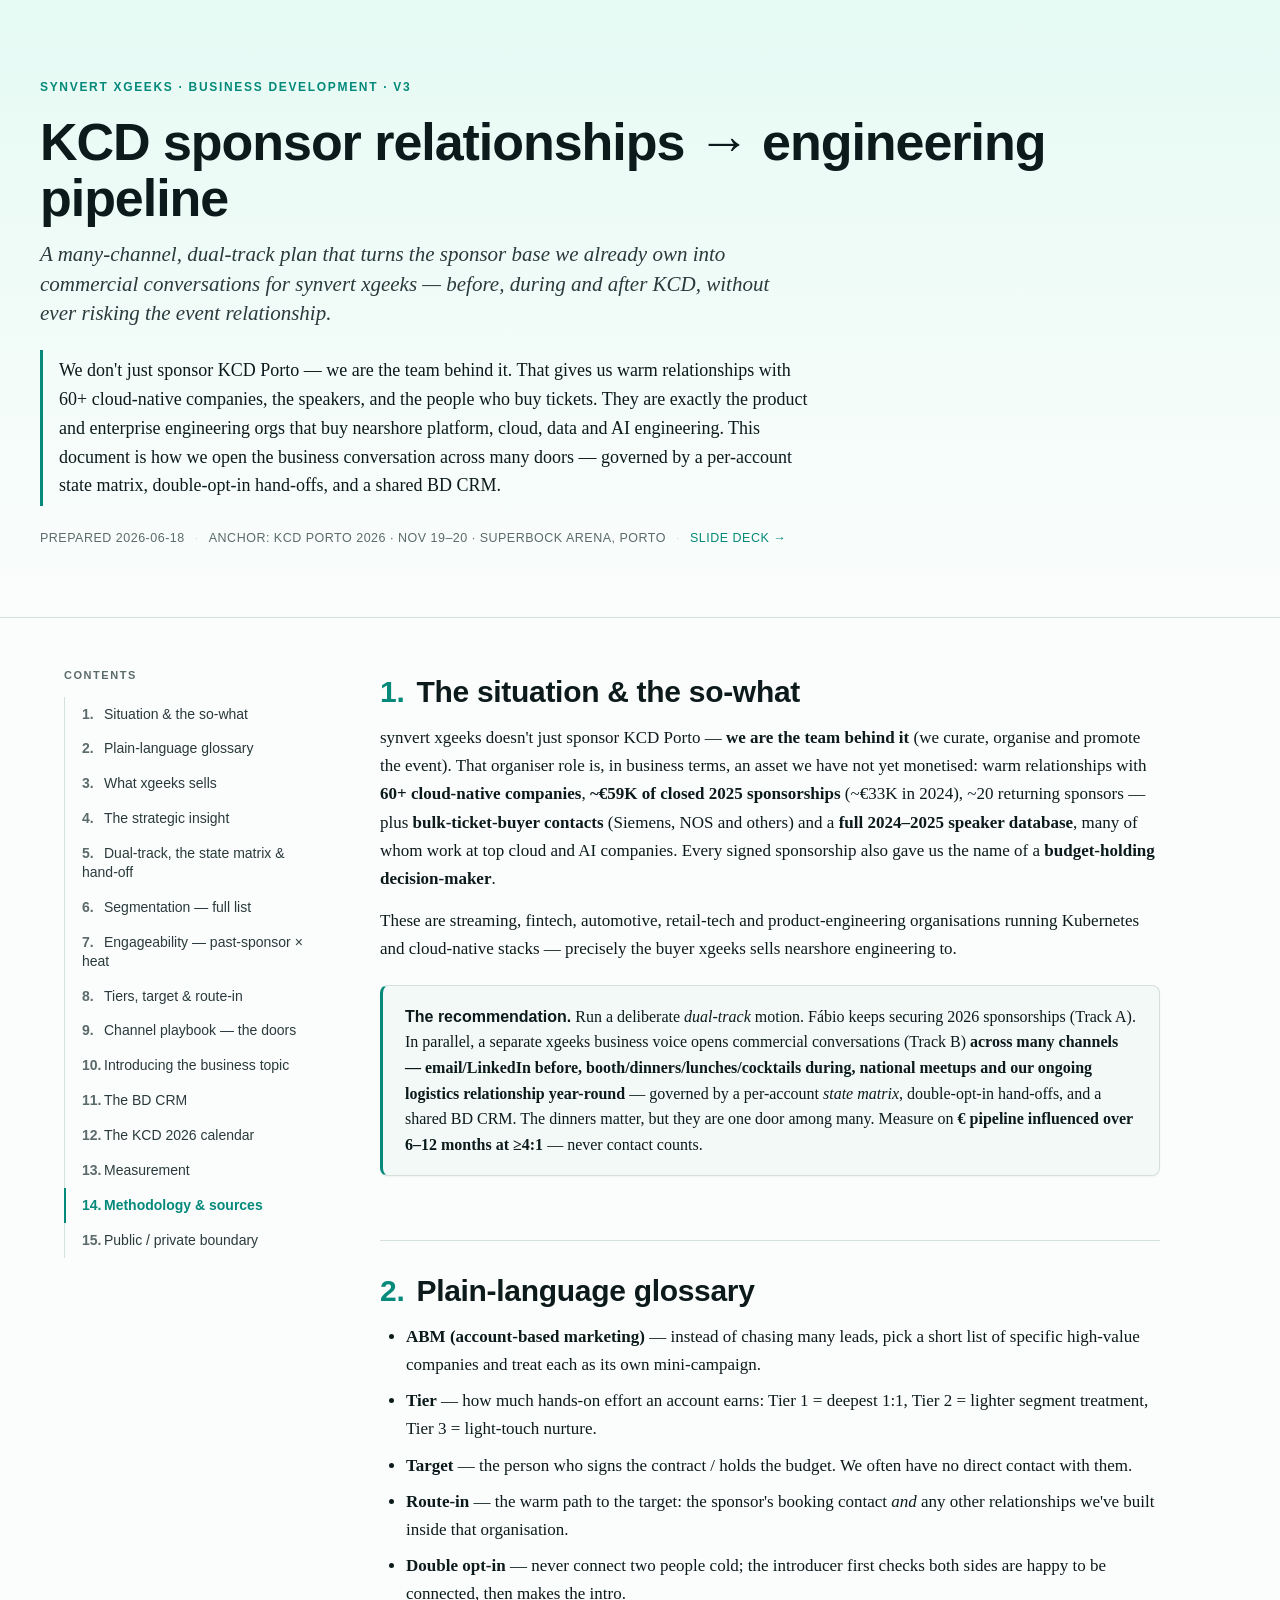
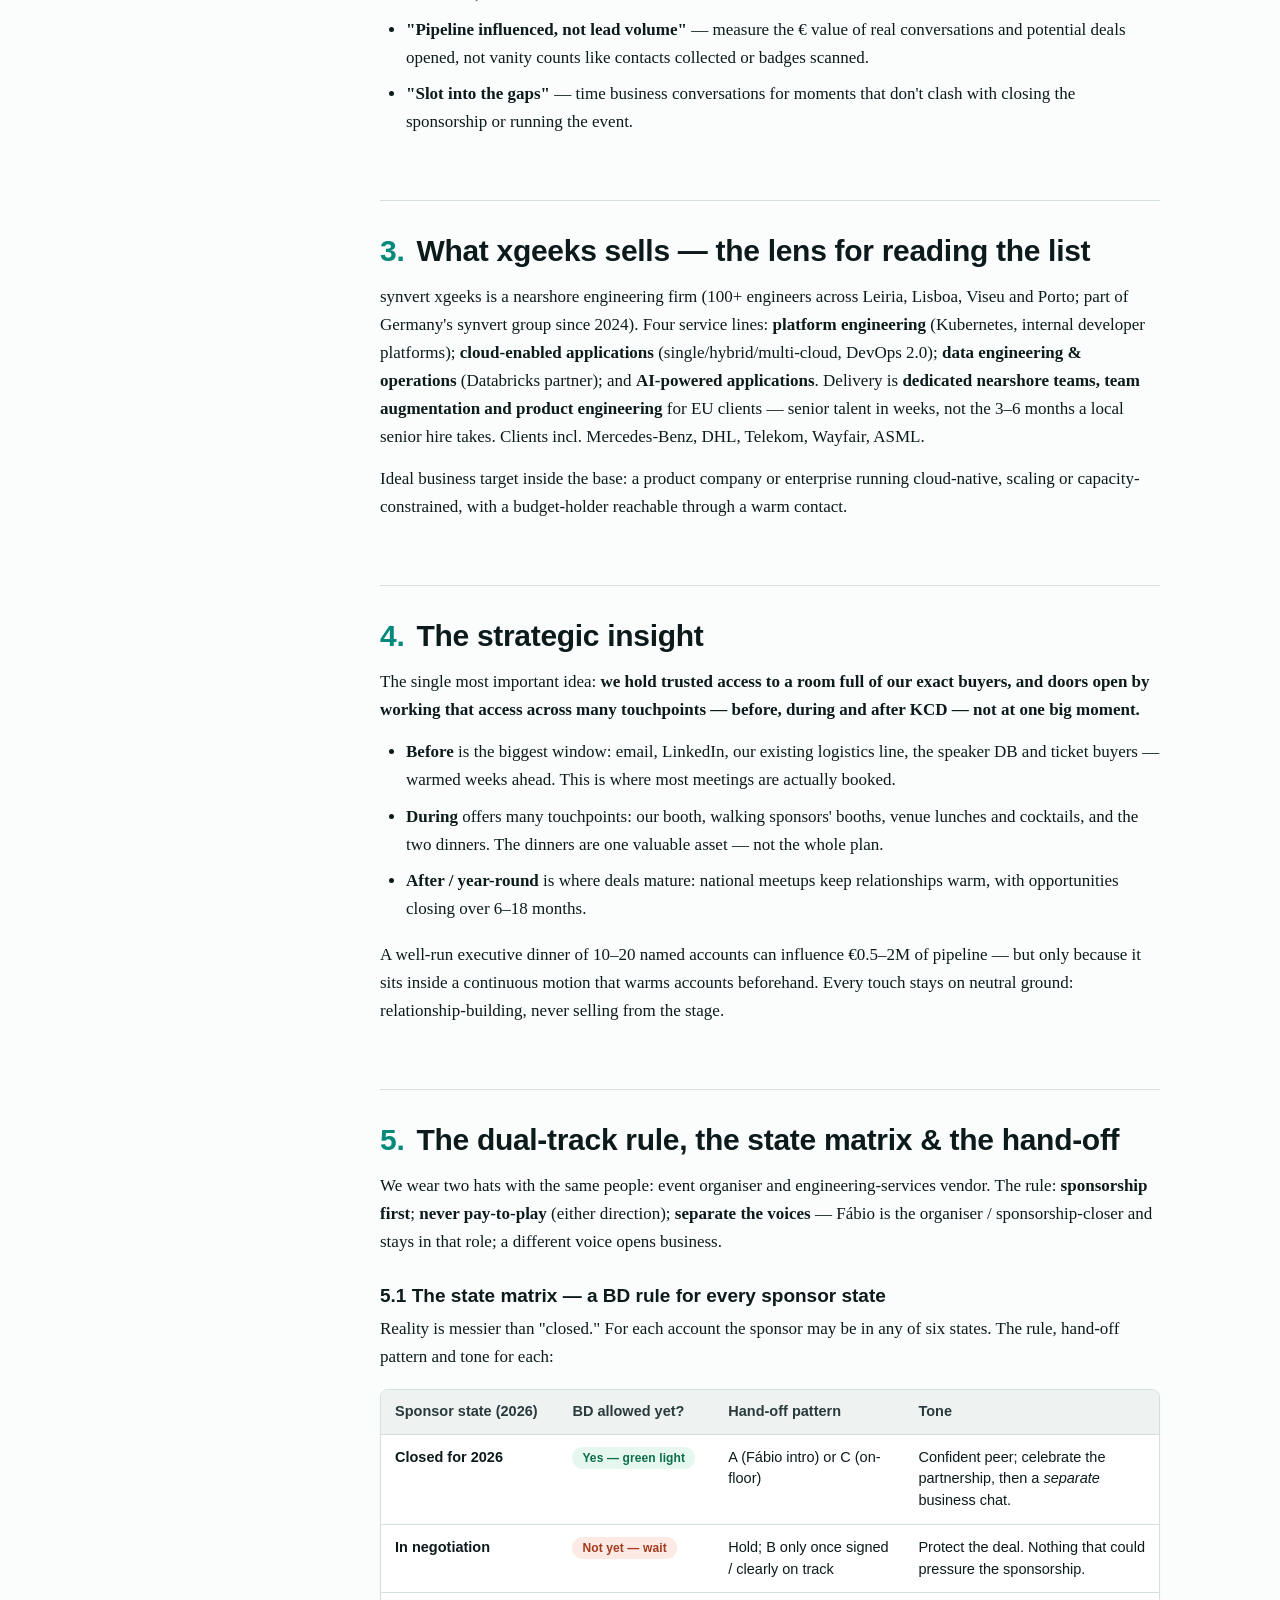
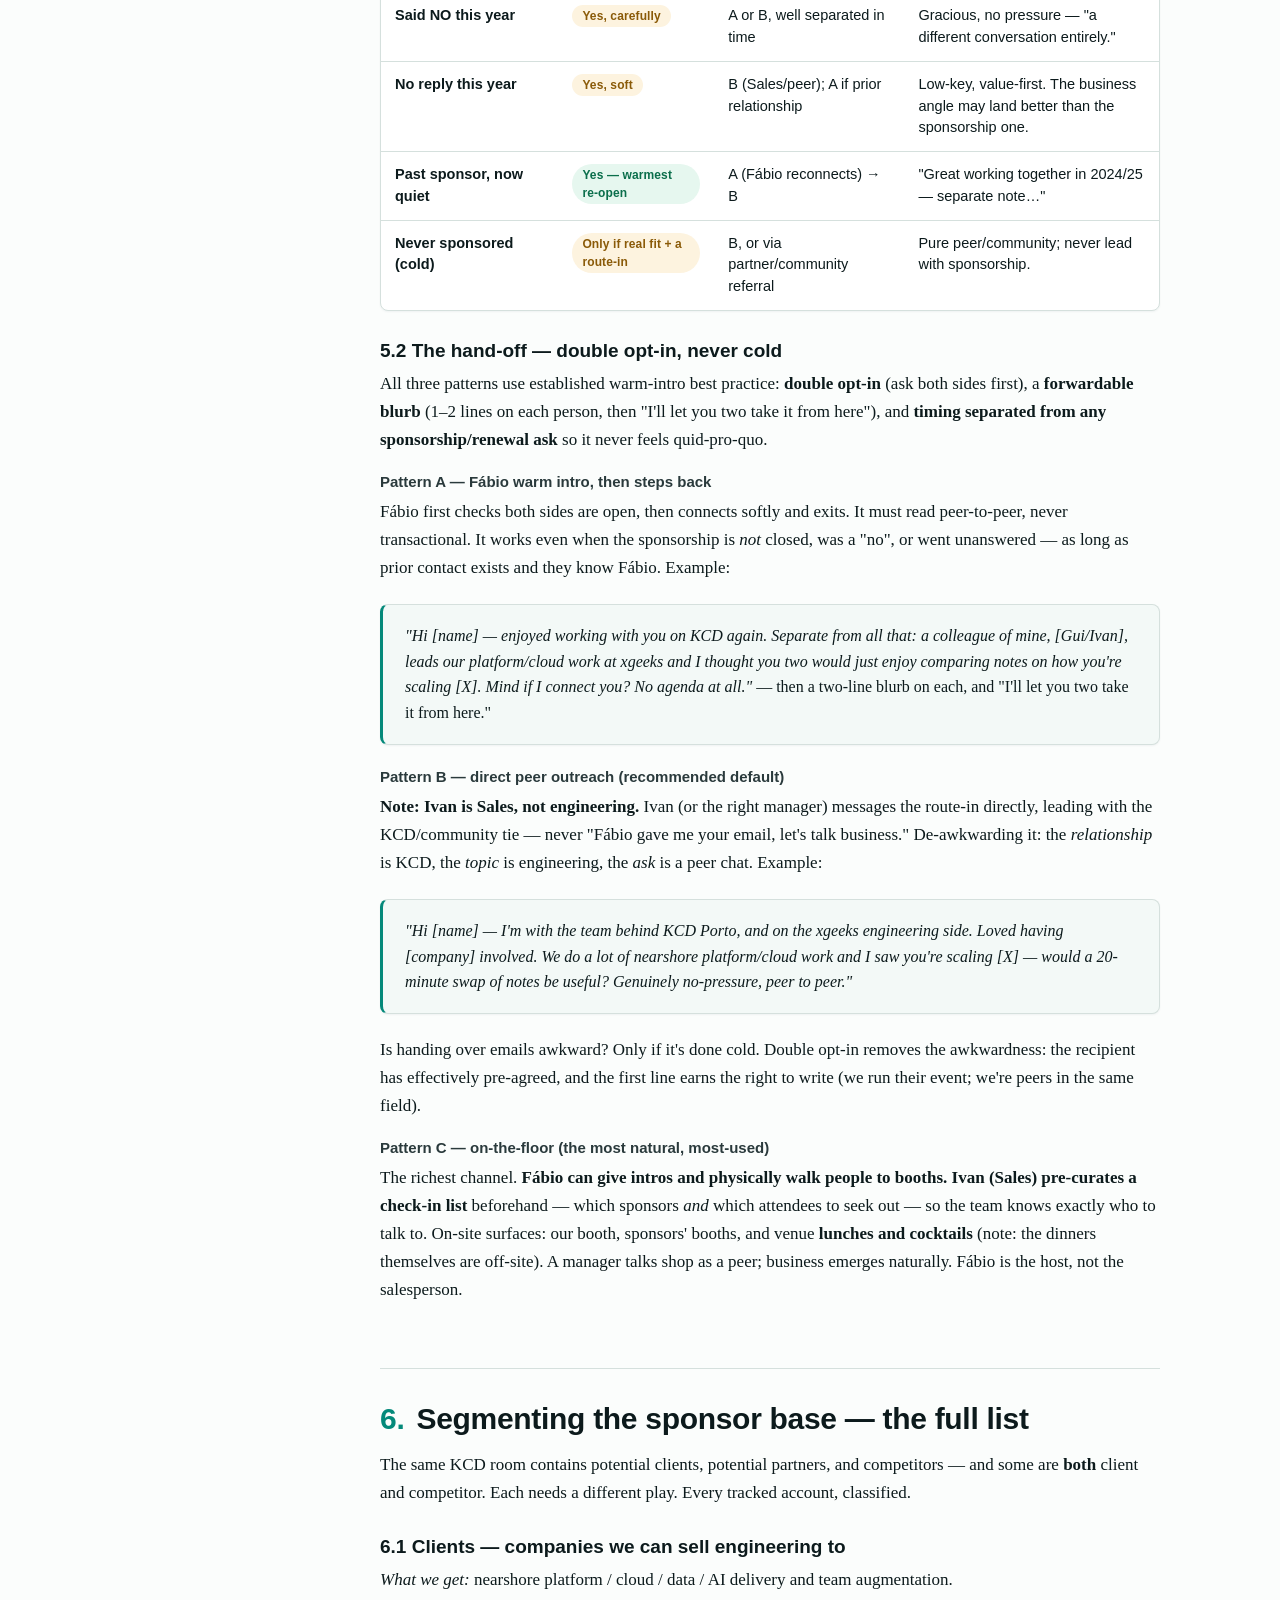
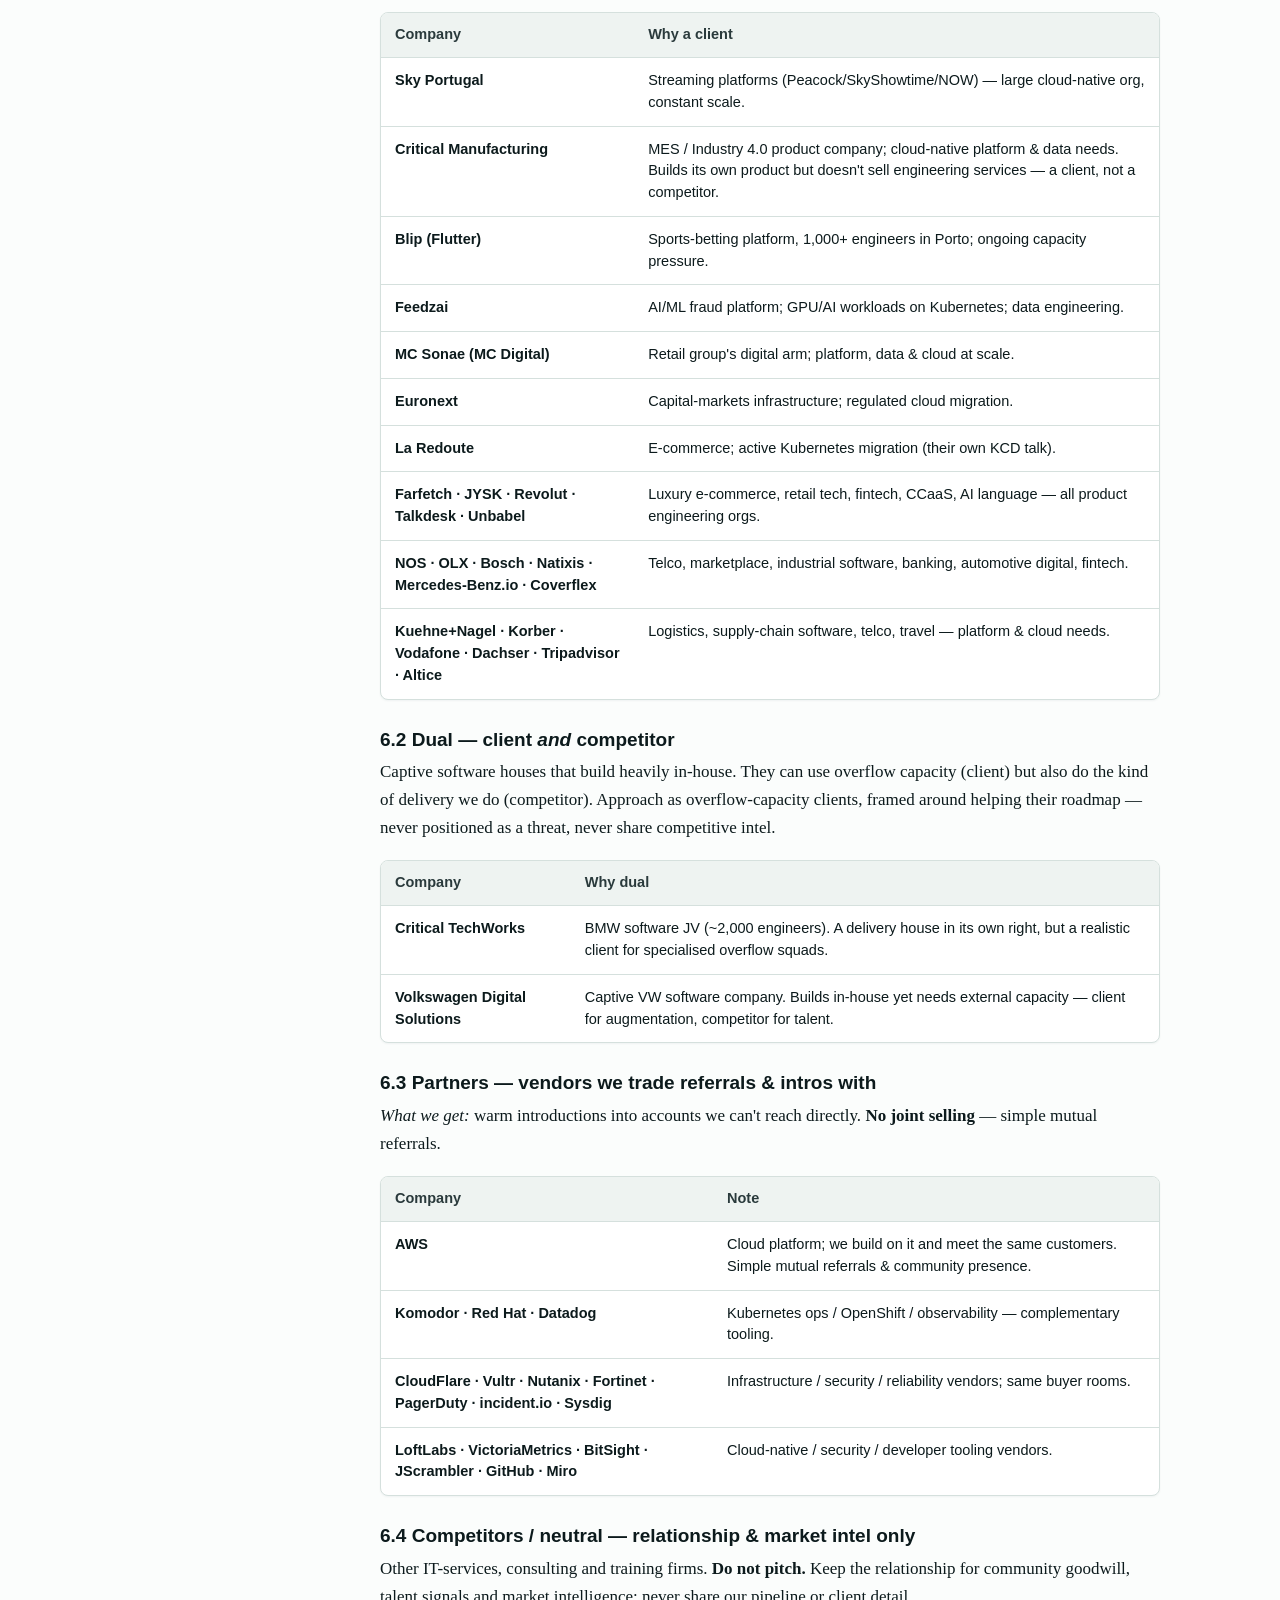
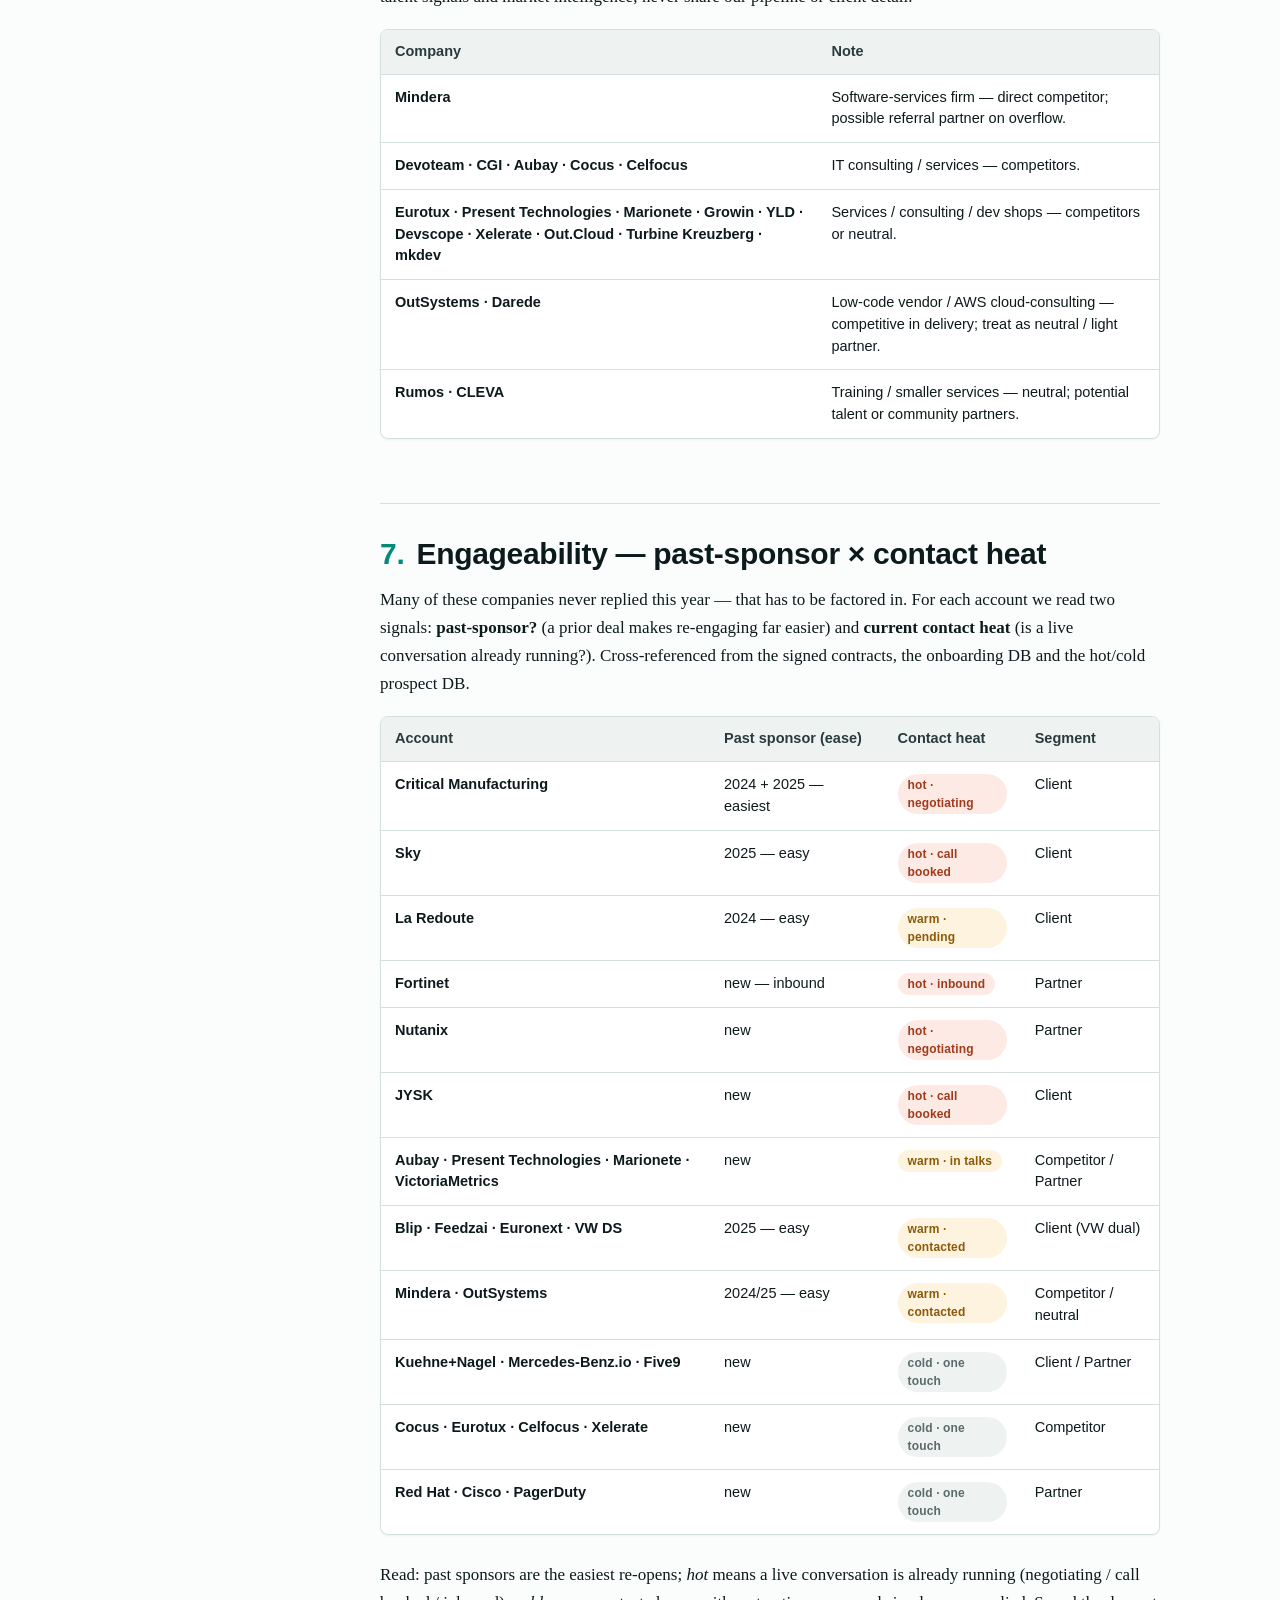
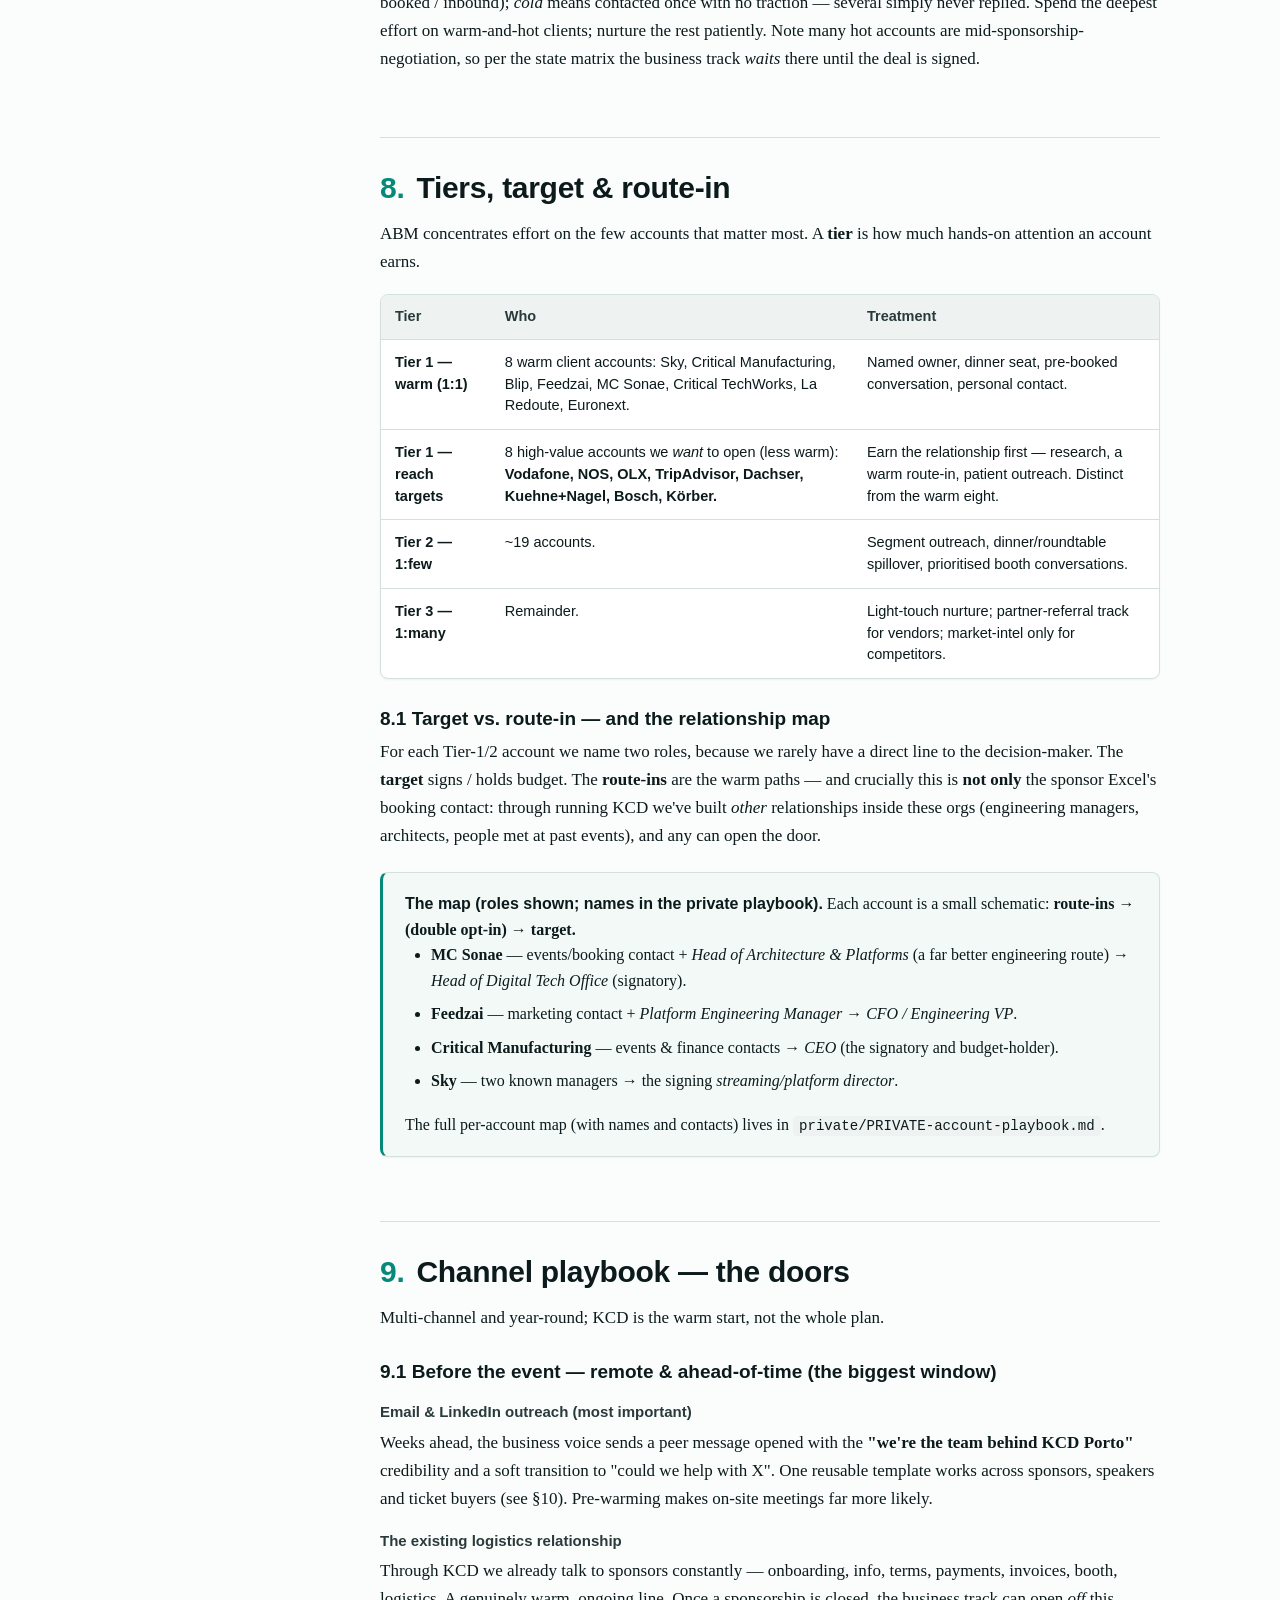
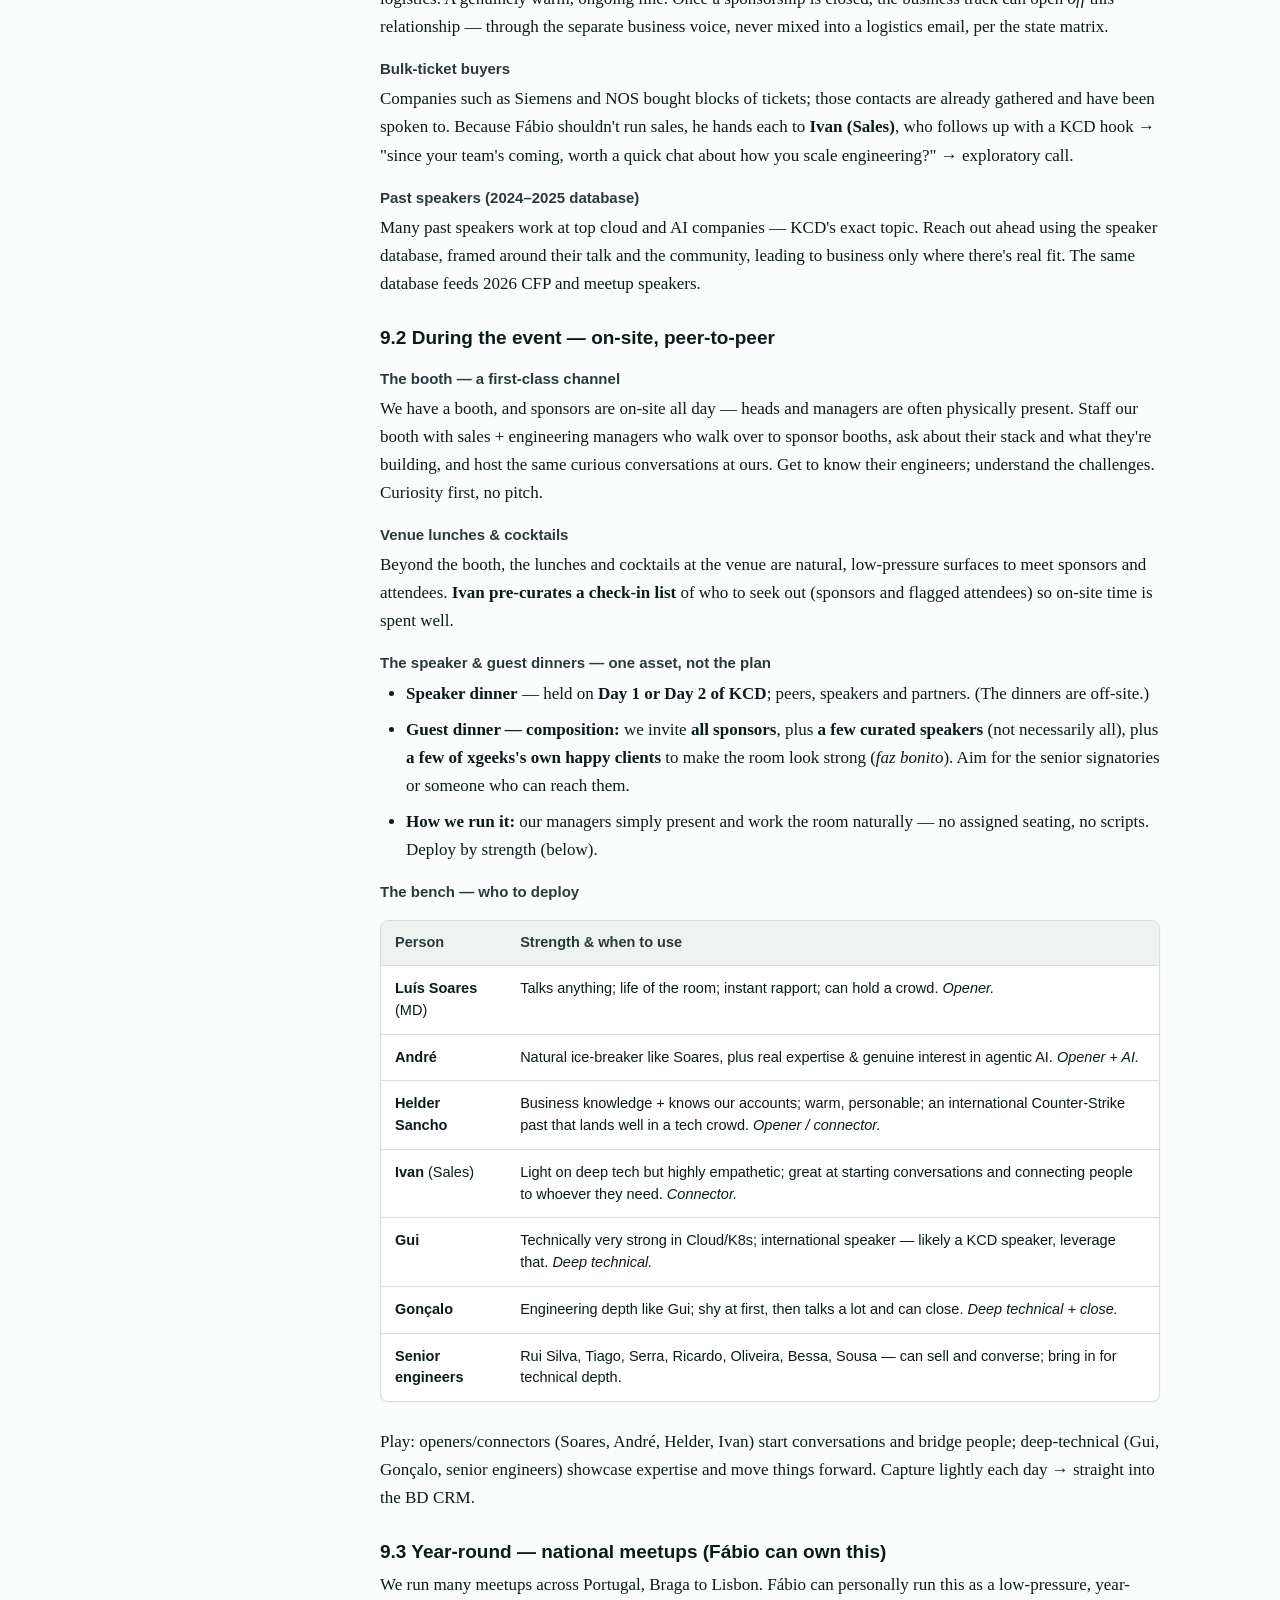
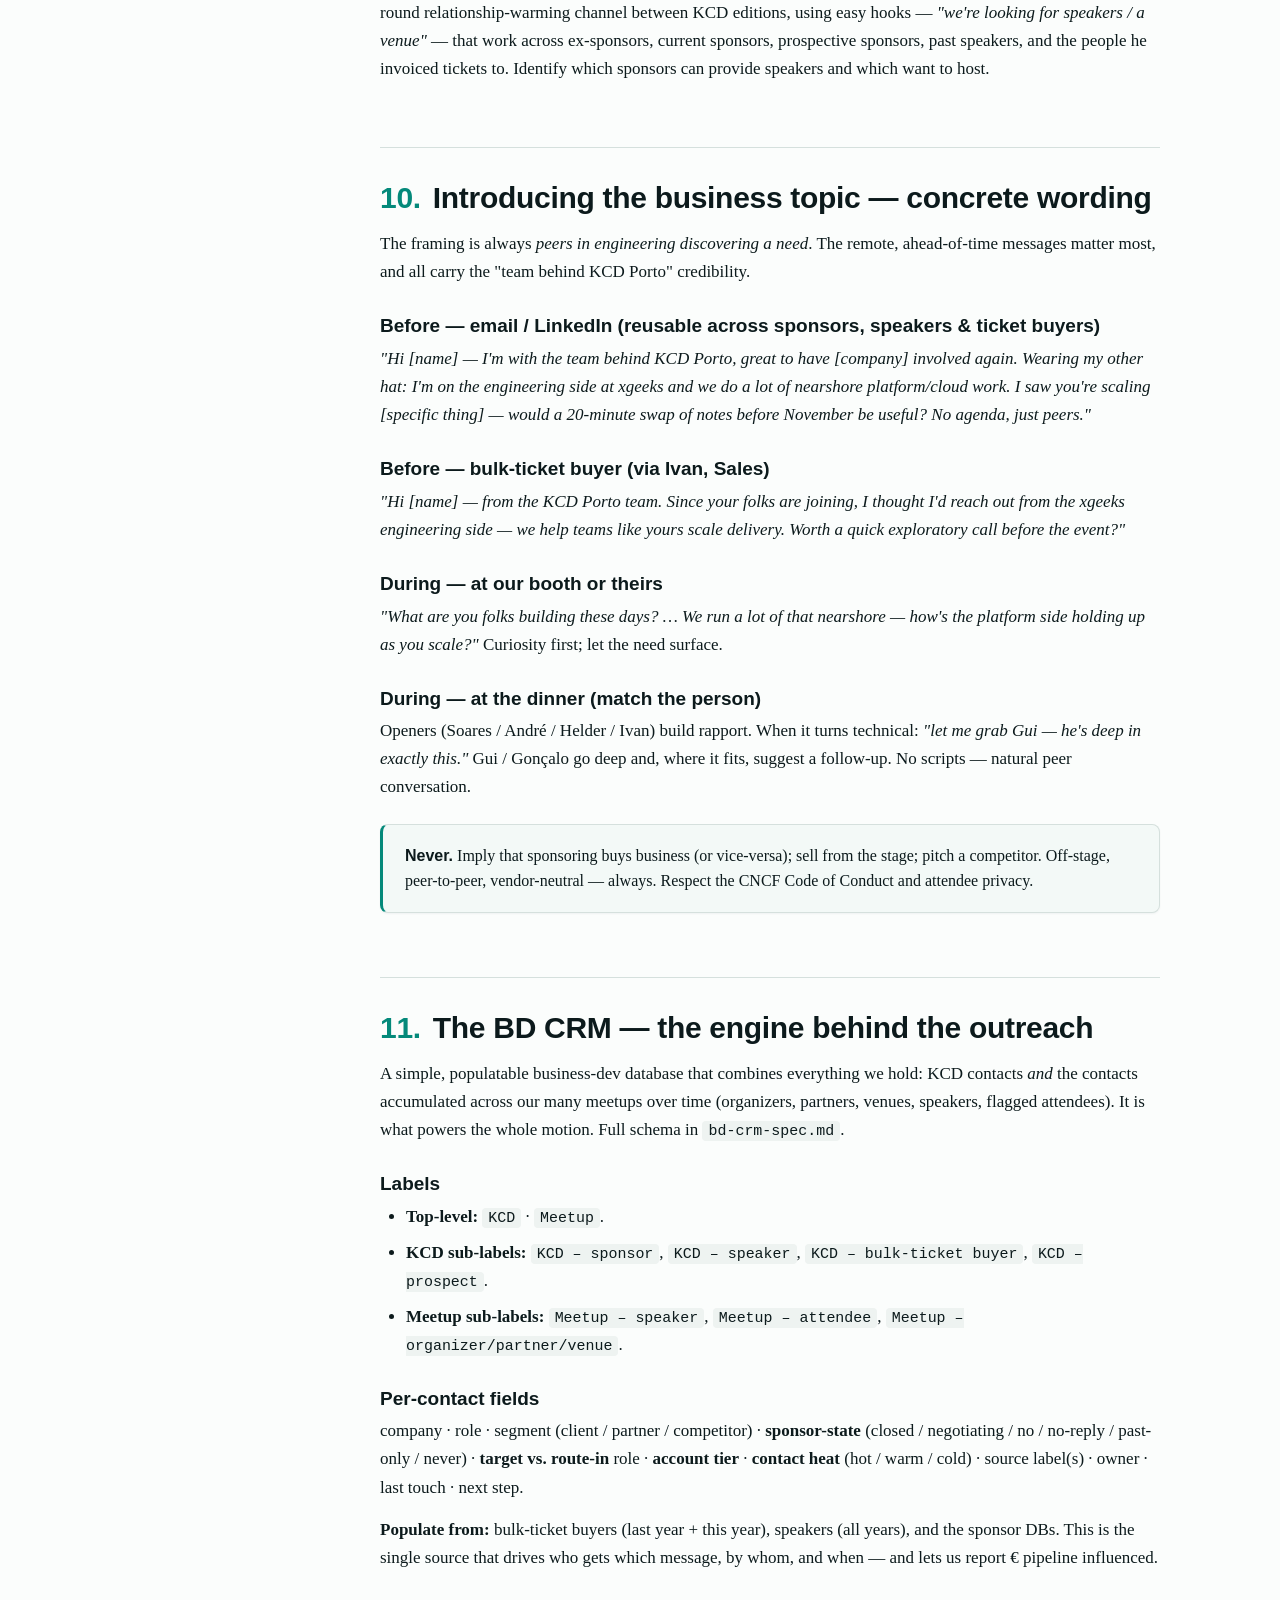
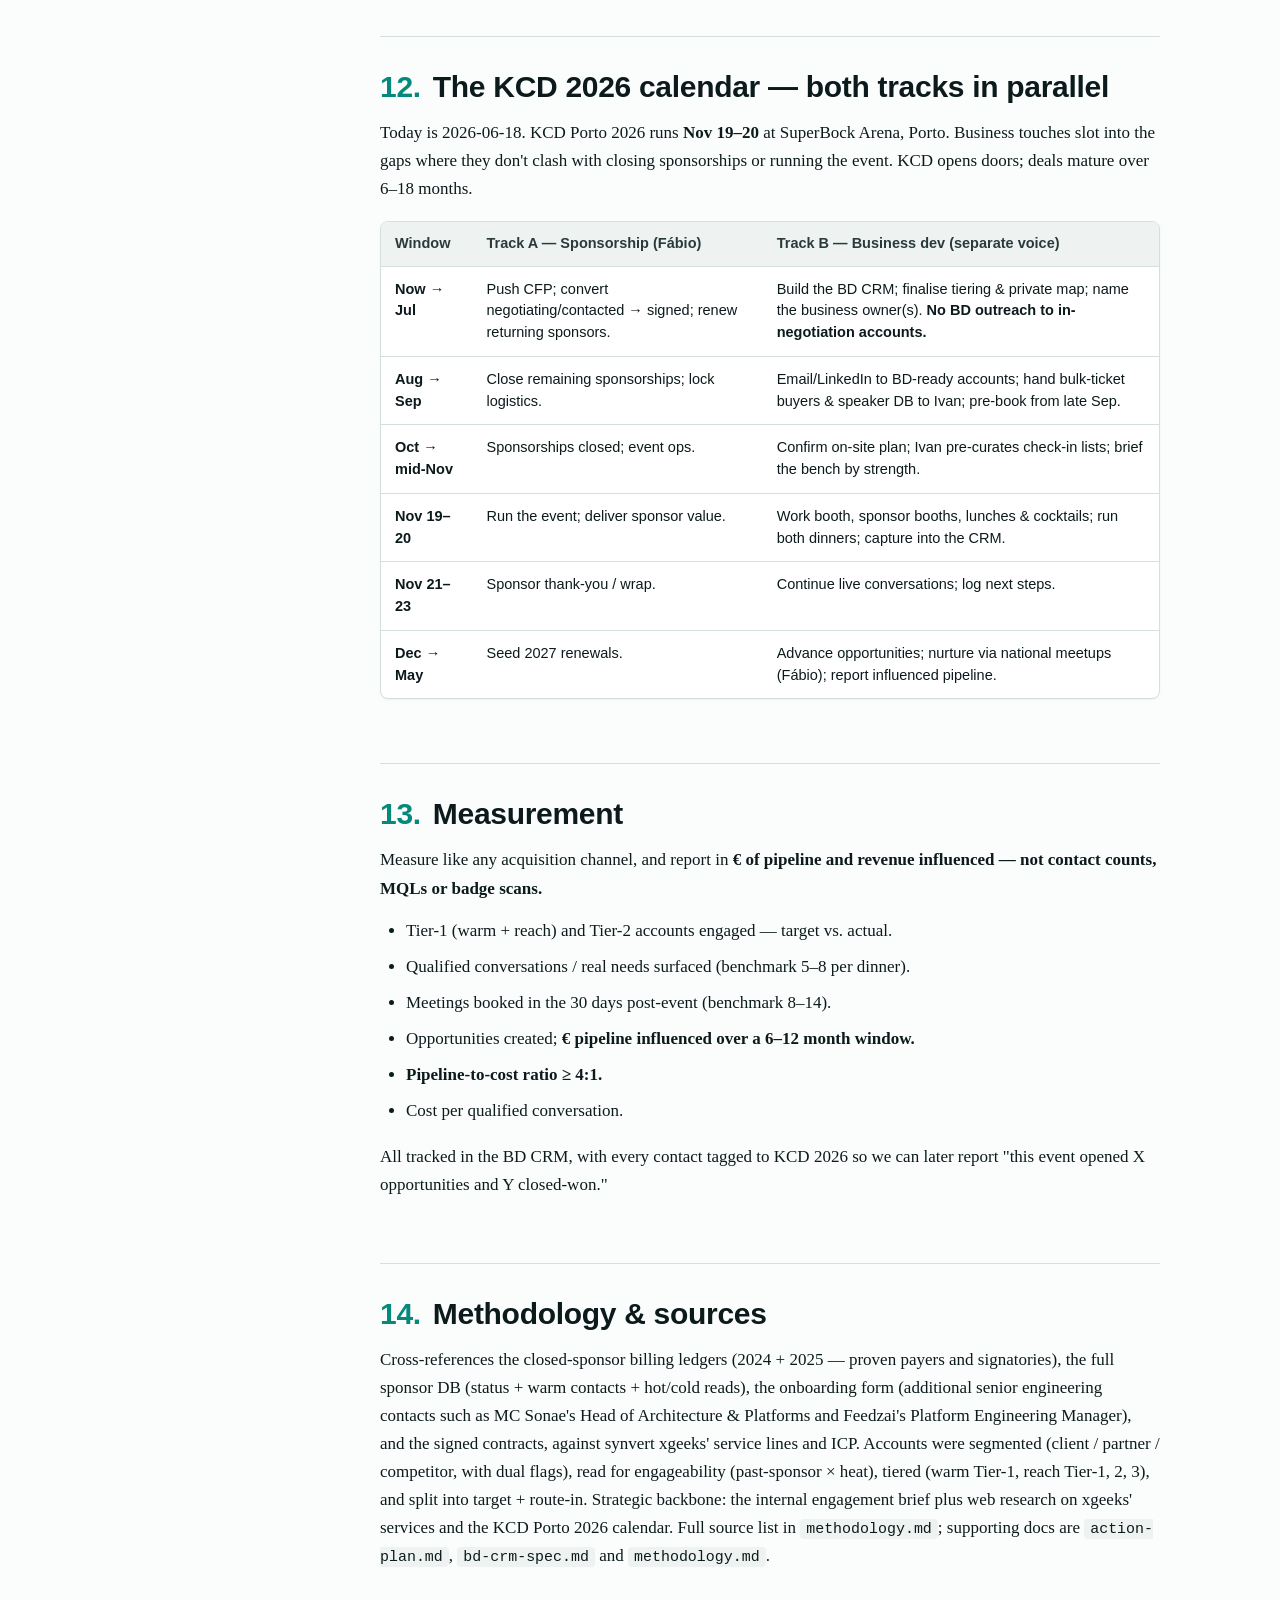
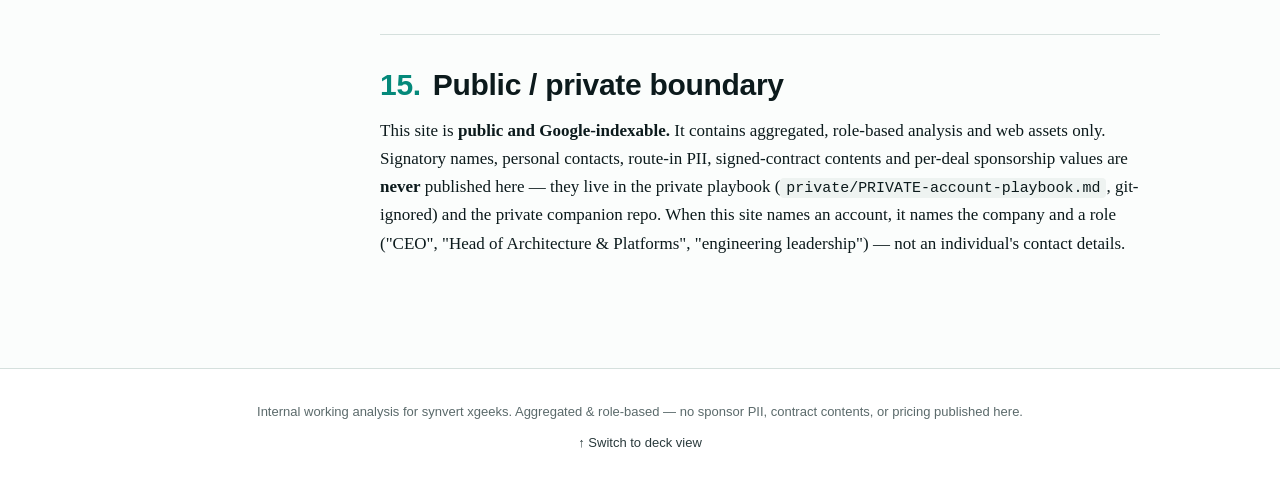
<file: analysis.html>
<!doctype html>
<html lang="en">
<head>
<meta charset="utf-8">
<meta name="viewport" content="width=device-width,initial-scale=1">
<title>KCD Sponsor → Business Development · synvert xgeeks</title>
<meta name="description" content="The full engagement plan: turning KCD sponsor relationships into nearshore-engineering pipeline for synvert xgeeks — many channels, dual-track, a per-state hand-off model, and a BD CRM. Anchored to KCD Porto 2026.">
<link rel="stylesheet" href="assets/styles.css">
</head>
<body>

<header class="hero">
  <div class="hero__inner">
    <span class="kicker">synvert xgeeks · Business development · v3</span>
    <h1>KCD sponsor relationships → engineering pipeline</h1>
    <p class="hero__subtitle">A many-channel, dual-track plan that turns the sponsor base we already own into commercial conversations for synvert xgeeks — before, during and after KCD, without ever risking the event relationship.</p>
    <p class="hero__lede">We don't just sponsor KCD Porto — we are the team behind it. That gives us warm relationships with 60+ cloud-native companies, the speakers, and the people who buy tickets. They are exactly the product and enterprise engineering orgs that buy nearshore platform, cloud, data and AI engineering. This document is how we open the business conversation across many doors — governed by a per-account state matrix, double-opt-in hand-offs, and a shared BD CRM.</p>
    <p class="hero__meta"><span>Prepared 2026-06-18</span><span>Anchor: KCD Porto 2026 · Nov 19–20 · SuperBock Arena, Porto</span><span><a href="index.html">Slide deck →</a></span></p>
  </div>
</header>

<div class="layout">

  <nav class="toc" aria-label="Table of contents">
    <p class="toc__title">Contents</p>
    <ol>
      <li><a href="#situation"><span class="toc__num">1.</span>Situation &amp; the so-what</a></li>
      <li><a href="#plain"><span class="toc__num">2.</span>Plain-language glossary</a></li>
      <li><a href="#xgeeks"><span class="toc__num">3.</span>What xgeeks sells</a></li>
      <li><a href="#insight"><span class="toc__num">4.</span>The strategic insight</a></li>
      <li><a href="#dualtrack"><span class="toc__num">5.</span>Dual-track, the state matrix &amp; hand-off</a></li>
      <li><a href="#segmentation"><span class="toc__num">6.</span>Segmentation — full list</a></li>
      <li><a href="#engageability"><span class="toc__num">7.</span>Engageability — past-sponsor × heat</a></li>
      <li><a href="#tiers"><span class="toc__num">8.</span>Tiers, target &amp; route-in</a></li>
      <li><a href="#channels"><span class="toc__num">9.</span>Channel playbook — the doors</a></li>
      <li><a href="#language"><span class="toc__num">10.</span>Introducing the business topic</a></li>
      <li><a href="#crm"><span class="toc__num">11.</span>The BD CRM</a></li>
      <li><a href="#calendar"><span class="toc__num">12.</span>The KCD 2026 calendar</a></li>
      <li><a href="#measurement"><span class="toc__num">13.</span>Measurement</a></li>
      <li><a href="#methodology"><span class="toc__num">14.</span>Methodology &amp; sources</a></li>
      <li><a href="#boundary"><span class="toc__num">15.</span>Public / private boundary</a></li>
    </ol>
  </nav>

  <main class="content">

    <section id="situation">
      <h2><span class="section-num">1.</span>The situation &amp; the so-what</h2>
      <p>synvert xgeeks doesn't just sponsor KCD Porto — <strong>we are the team behind it</strong> (we curate, organise and promote the event). That organiser role is, in business terms, an asset we have not yet monetised: warm relationships with <strong>60+ cloud-native companies</strong>, <strong>~€59K of closed 2025 sponsorships</strong> (~€33K in 2024), ~20 returning sponsors — plus <strong>bulk-ticket-buyer contacts</strong> (Siemens, NOS and others) and a <strong>full 2024–2025 speaker database</strong>, many of whom work at top cloud and AI companies. Every signed sponsorship also gave us the name of a <strong>budget-holding decision-maker</strong>.</p>
      <p>These are streaming, fintech, automotive, retail-tech and product-engineering organisations running Kubernetes and cloud-native stacks — precisely the buyer xgeeks sells nearshore engineering to.</p>
      <div class="callout">
        <span class="callout-head">The recommendation.</span> Run a deliberate <em>dual-track</em> motion. Fábio keeps securing 2026 sponsorships (Track&nbsp;A). In parallel, a separate xgeeks business voice opens commercial conversations (Track&nbsp;B) <strong>across many channels — email/LinkedIn before, booth/dinners/lunches/cocktails during, national meetups and our ongoing logistics relationship year-round</strong> — governed by a per-account <em>state matrix</em>, double-opt-in hand-offs, and a shared BD CRM. The dinners matter, but they are one door among many. Measure on <strong>€ pipeline influenced over 6–12 months at ≥4:1</strong> — never contact counts.
      </div>
    </section>

    <section id="plain">
      <h2><span class="section-num">2.</span>Plain-language glossary</h2>
      <ul>
        <li><strong>ABM (account-based marketing)</strong> — instead of chasing many leads, pick a short list of specific high-value companies and treat each as its own mini-campaign.</li>
        <li><strong>Tier</strong> — how much hands-on effort an account earns: Tier&nbsp;1 = deepest 1:1, Tier&nbsp;2 = lighter segment treatment, Tier&nbsp;3 = light-touch nurture.</li>
        <li><strong>Target</strong> — the person who signs the contract / holds the budget. We often have no direct contact with them.</li>
        <li><strong>Route-in</strong> — the warm path to the target: the sponsor's booking contact <em>and</em> any other relationships we've built inside that organisation.</li>
        <li><strong>Double opt-in</strong> — never connect two people cold; the introducer first checks both sides are happy to be connected, then makes the intro.</li>
        <li><strong>"Pipeline influenced, not lead volume"</strong> — measure the € value of real conversations and potential deals opened, not vanity counts like contacts collected or badges scanned.</li>
        <li><strong>"Slot into the gaps"</strong> — time business conversations for moments that don't clash with closing the sponsorship or running the event.</li>
      </ul>
    </section>

    <section id="xgeeks">
      <h2><span class="section-num">3.</span>What xgeeks sells — the lens for reading the list</h2>
      <p>synvert xgeeks is a nearshore engineering firm (100+ engineers across Leiria, Lisboa, Viseu and Porto; part of Germany's synvert group since 2024). Four service lines: <strong>platform engineering</strong> (Kubernetes, internal developer platforms); <strong>cloud-enabled applications</strong> (single/hybrid/multi-cloud, DevOps 2.0); <strong>data engineering &amp; operations</strong> (Databricks partner); and <strong>AI-powered applications</strong>. Delivery is <strong>dedicated nearshore teams, team augmentation and product engineering</strong> for EU clients — senior talent in weeks, not the 3–6 months a local senior hire takes. Clients incl. Mercedes-Benz, DHL, Telekom, Wayfair, ASML.</p>
      <p>Ideal business target inside the base: a product company or enterprise running cloud-native, scaling or capacity-constrained, with a budget-holder reachable through a warm contact.</p>
    </section>

    <section id="insight">
      <h2><span class="section-num">4.</span>The strategic insight</h2>
      <p>The single most important idea: <strong>we hold trusted access to a room full of our exact buyers, and doors open by working that access across many touchpoints — before, during and after KCD — not at one big moment.</strong></p>
      <ul>
        <li><strong>Before</strong> is the biggest window: email, LinkedIn, our existing logistics line, the speaker DB and ticket buyers — warmed weeks ahead. This is where most meetings are actually booked.</li>
        <li><strong>During</strong> offers many touchpoints: our booth, walking sponsors' booths, venue lunches and cocktails, and the two dinners. The dinners are one valuable asset — not the whole plan.</li>
        <li><strong>After / year-round</strong> is where deals mature: national meetups keep relationships warm, with opportunities closing over 6–18 months.</li>
      </ul>
      <p>A well-run executive dinner of 10–20 named accounts can influence €0.5–2M of pipeline — but only because it sits inside a continuous motion that warms accounts beforehand. Every touch stays on neutral ground: relationship-building, never selling from the stage.</p>
    </section>

    <section id="dualtrack">
      <h2><span class="section-num">5.</span>The dual-track rule, the state matrix &amp; the hand-off</h2>
      <p>We wear two hats with the same people: event organiser and engineering-services vendor. The rule: <strong>sponsorship first</strong>; <strong>never pay-to-play</strong> (either direction); <strong>separate the voices</strong> — Fábio is the organiser / sponsorship-closer and stays in that role; a different voice opens business.</p>

      <h3>5.1  The state matrix — a BD rule for every sponsor state</h3>
      <p>Reality is messier than "closed." For each account the sponsor may be in any of six states. The rule, hand-off pattern and tone for each:</p>
      <div class="table-wrap">
        <table>
          <thead><tr><th>Sponsor state (2026)</th><th>BD allowed yet?</th><th>Hand-off pattern</th><th>Tone</th></tr></thead>
          <tbody>
            <tr><td><strong>Closed for 2026</strong></td><td><span class="pill good">Yes — green light</span></td><td>A (Fábio intro) or C (on-floor)</td><td>Confident peer; celebrate the partnership, then a <em>separate</em> business chat.</td></tr>
            <tr><td><strong>In negotiation</strong></td><td><span class="pill bad">Not yet — wait</span></td><td>Hold; B only once signed / clearly on track</td><td>Protect the deal. Nothing that could pressure the sponsorship.</td></tr>
            <tr><td><strong>Said NO this year</strong></td><td><span class="pill warn">Yes, carefully</span></td><td>A or B, well separated in time</td><td>Gracious, no pressure — "a different conversation entirely."</td></tr>
            <tr><td><strong>No reply this year</strong></td><td><span class="pill warn">Yes, soft</span></td><td>B (Sales/peer); A if prior relationship</td><td>Low-key, value-first. The business angle may land better than the sponsorship one.</td></tr>
            <tr><td><strong>Past sponsor, now quiet</strong></td><td><span class="pill good">Yes — warmest re-open</span></td><td>A (Fábio reconnects) → B</td><td>"Great working together in 2024/25 — separate note…"</td></tr>
            <tr><td><strong>Never sponsored (cold)</strong></td><td><span class="pill warn">Only if real fit + a route-in</span></td><td>B, or via partner/community referral</td><td>Pure peer/community; never lead with sponsorship.</td></tr>
          </tbody>
        </table>
      </div>

      <h3>5.2  The hand-off — double opt-in, never cold</h3>
      <p>All three patterns use established warm-intro best practice: <strong>double opt-in</strong> (ask both sides first), a <strong>forwardable blurb</strong> (1–2 lines on each person, then "I'll let you two take it from here"), and <strong>timing separated from any sponsorship/renewal ask</strong> so it never feels quid-pro-quo.</p>
      <h4>Pattern A — Fábio warm intro, then steps back</h4>
      <p>Fábio first checks both sides are open, then connects softly and exits. It must read peer-to-peer, never transactional. It works even when the sponsorship is <em>not</em> closed, was a "no", or went unanswered — as long as prior contact exists and they know Fábio. Example:</p>
      <div class="callout"><em>"Hi [name] — enjoyed working with you on KCD again. Separate from all that: a colleague of mine, [Gui/Ivan], leads our platform/cloud work at xgeeks and I thought you two would just enjoy comparing notes on how you're scaling [X]. Mind if I connect you? No agenda at all."</em> — then a two-line blurb on each, and "I'll let you two take it from here."</div>
      <h4>Pattern B — direct peer outreach (recommended default)</h4>
      <p><strong>Note: Ivan is Sales, not engineering.</strong> Ivan (or the right manager) messages the route-in directly, leading with the KCD/community tie — never "Fábio gave me your email, let's talk business." De-awkwarding it: the <em>relationship</em> is KCD, the <em>topic</em> is engineering, the <em>ask</em> is a peer chat. Example:</p>
      <div class="callout"><em>"Hi [name] — I'm with the team behind KCD Porto, and on the xgeeks engineering side. Loved having [company] involved. We do a lot of nearshore platform/cloud work and I saw you're scaling [X] — would a 20-minute swap of notes be useful? Genuinely no-pressure, peer to peer."</em></div>
      <p>Is handing over emails awkward? Only if it's done cold. Double opt-in removes the awkwardness: the recipient has effectively pre-agreed, and the first line earns the right to write (we run their event; we're peers in the same field).</p>
      <h4>Pattern C — on-the-floor (the most natural, most-used)</h4>
      <p>The richest channel. <strong>Fábio can give intros and physically walk people to booths.</strong> <strong>Ivan (Sales) pre-curates a check-in list</strong> beforehand — which sponsors <em>and</em> which attendees to seek out — so the team knows exactly who to talk to. On-site surfaces: our booth, sponsors' booths, and venue <strong>lunches and cocktails</strong> (note: the dinners themselves are off-site). A manager talks shop as a peer; business emerges naturally. Fábio is the host, not the salesperson.</p>
    </section>

    <section id="segmentation">
      <h2><span class="section-num">6.</span>Segmenting the sponsor base — the full list</h2>
      <p>The same KCD room contains potential clients, potential partners, and competitors — and some are <strong>both</strong> client and competitor. Each needs a different play. Every tracked account, classified.</p>
      <h3>6.1  Clients — companies we can sell engineering to</h3>
      <p><em>What we get:</em> nearshore platform / cloud / data / AI delivery and team augmentation.</p>
      <div class="table-wrap"><table>
        <thead><tr><th>Company</th><th>Why a client</th></tr></thead>
        <tbody>
          <tr><td><strong>Sky Portugal</strong></td><td>Streaming platforms (Peacock/SkyShowtime/NOW) — large cloud-native org, constant scale.</td></tr>
          <tr><td><strong>Critical Manufacturing</strong></td><td>MES / Industry 4.0 product company; cloud-native platform &amp; data needs. Builds its own product but doesn't sell engineering services — a client, not a competitor.</td></tr>
          <tr><td><strong>Blip (Flutter)</strong></td><td>Sports-betting platform, 1,000+ engineers in Porto; ongoing capacity pressure.</td></tr>
          <tr><td><strong>Feedzai</strong></td><td>AI/ML fraud platform; GPU/AI workloads on Kubernetes; data engineering.</td></tr>
          <tr><td><strong>MC Sonae (MC Digital)</strong></td><td>Retail group's digital arm; platform, data &amp; cloud at scale.</td></tr>
          <tr><td><strong>Euronext</strong></td><td>Capital-markets infrastructure; regulated cloud migration.</td></tr>
          <tr><td><strong>La Redoute</strong></td><td>E-commerce; active Kubernetes migration (their own KCD talk).</td></tr>
          <tr><td><strong>Farfetch · JYSK · Revolut · Talkdesk · Unbabel</strong></td><td>Luxury e-commerce, retail tech, fintech, CCaaS, AI language — all product engineering orgs.</td></tr>
          <tr><td><strong>NOS · OLX · Bosch · Natixis · Mercedes-Benz.io · Coverflex</strong></td><td>Telco, marketplace, industrial software, banking, automotive digital, fintech.</td></tr>
          <tr><td><strong>Kuehne+Nagel · Korber · Vodafone · Dachser · Tripadvisor · Altice</strong></td><td>Logistics, supply-chain software, telco, travel — platform &amp; cloud needs.</td></tr>
        </tbody>
      </table></div>
      <h3>6.2  Dual — client <em>and</em> competitor</h3>
      <p>Captive software houses that build heavily in-house. They can use overflow capacity (client) but also do the kind of delivery we do (competitor). Approach as overflow-capacity clients, framed around helping their roadmap — never positioned as a threat, never share competitive intel.</p>
      <div class="table-wrap"><table>
        <thead><tr><th>Company</th><th>Why dual</th></tr></thead>
        <tbody>
          <tr><td><strong>Critical TechWorks</strong></td><td>BMW software JV (~2,000 engineers). A delivery house in its own right, but a realistic client for specialised overflow squads.</td></tr>
          <tr><td><strong>Volkswagen Digital Solutions</strong></td><td>Captive VW software company. Builds in-house yet needs external capacity — client for augmentation, competitor for talent.</td></tr>
        </tbody>
      </table></div>
      <h3>6.3  Partners — vendors we trade referrals &amp; intros with</h3>
      <p><em>What we get:</em> warm introductions into accounts we can't reach directly. <strong>No joint selling</strong> — simple mutual referrals.</p>
      <div class="table-wrap"><table>
        <thead><tr><th>Company</th><th>Note</th></tr></thead>
        <tbody>
          <tr><td><strong>AWS</strong></td><td>Cloud platform; we build on it and meet the same customers. Simple mutual referrals &amp; community presence.</td></tr>
          <tr><td><strong>Komodor · Red Hat · Datadog</strong></td><td>Kubernetes ops / OpenShift / observability — complementary tooling.</td></tr>
          <tr><td><strong>CloudFlare · Vultr · Nutanix · Fortinet · PagerDuty · incident.io · Sysdig</strong></td><td>Infrastructure / security / reliability vendors; same buyer rooms.</td></tr>
          <tr><td><strong>LoftLabs · VictoriaMetrics · BitSight · JScrambler · GitHub · Miro</strong></td><td>Cloud-native / security / developer tooling vendors.</td></tr>
        </tbody>
      </table></div>
      <h3>6.4  Competitors / neutral — relationship &amp; market intel only</h3>
      <p>Other IT-services, consulting and training firms. <strong>Do not pitch.</strong> Keep the relationship for community goodwill, talent signals and market intelligence; never share our pipeline or client detail.</p>
      <div class="table-wrap"><table>
        <thead><tr><th>Company</th><th>Note</th></tr></thead>
        <tbody>
          <tr><td><strong>Mindera</strong></td><td>Software-services firm — direct competitor; possible referral partner on overflow.</td></tr>
          <tr><td><strong>Devoteam · CGI · Aubay · Cocus · Celfocus</strong></td><td>IT consulting / services — competitors.</td></tr>
          <tr><td><strong>Eurotux · Present Technologies · Marionete · Growin · YLD · Devscope · Xelerate · Out.Cloud · Turbine Kreuzberg · mkdev</strong></td><td>Services / consulting / dev shops — competitors or neutral.</td></tr>
          <tr><td><strong>OutSystems · Darede</strong></td><td>Low-code vendor / AWS cloud-consulting — competitive in delivery; treat as neutral / light partner.</td></tr>
          <tr><td><strong>Rumos · CLEVA</strong></td><td>Training / smaller services — neutral; potential talent or community partners.</td></tr>
        </tbody>
      </table></div>
    </section>

    <section id="engageability">
      <h2><span class="section-num">7.</span>Engageability — past-sponsor × contact heat</h2>
      <p>Many of these companies never replied this year — that has to be factored in. For each account we read two signals: <strong>past-sponsor?</strong> (a prior deal makes re-engaging far easier) and <strong>current contact heat</strong> (is a live conversation already running?). Cross-referenced from the signed contracts, the onboarding DB and the hot/cold prospect DB.</p>
      <div class="table-wrap"><table>
        <thead><tr><th>Account</th><th>Past sponsor (ease)</th><th>Contact heat</th><th>Segment</th></tr></thead>
        <tbody>
          <tr><td><strong>Critical Manufacturing</strong></td><td>2024 + 2025 — easiest</td><td><span class="pill bad">hot · negotiating</span></td><td>Client</td></tr>
          <tr><td><strong>Sky</strong></td><td>2025 — easy</td><td><span class="pill bad">hot · call booked</span></td><td>Client</td></tr>
          <tr><td><strong>La Redoute</strong></td><td>2024 — easy</td><td><span class="pill warn">warm · pending</span></td><td>Client</td></tr>
          <tr><td><strong>Fortinet</strong></td><td>new — inbound</td><td><span class="pill bad">hot · inbound</span></td><td>Partner</td></tr>
          <tr><td><strong>Nutanix</strong></td><td>new</td><td><span class="pill bad">hot · negotiating</span></td><td>Partner</td></tr>
          <tr><td><strong>JYSK</strong></td><td>new</td><td><span class="pill bad">hot · call booked</span></td><td>Client</td></tr>
          <tr><td><strong>Aubay · Present Technologies · Marionete · VictoriaMetrics</strong></td><td>new</td><td><span class="pill warn">warm · in talks</span></td><td>Competitor / Partner</td></tr>
          <tr><td><strong>Blip · Feedzai · Euronext · VW DS</strong></td><td>2025 — easy</td><td><span class="pill warn">warm · contacted</span></td><td>Client (VW dual)</td></tr>
          <tr><td><strong>Mindera · OutSystems</strong></td><td>2024/25 — easy</td><td><span class="pill warn">warm · contacted</span></td><td>Competitor / neutral</td></tr>
          <tr><td><strong>Kuehne+Nagel · Mercedes-Benz.io · Five9</strong></td><td>new</td><td><span class="pill" style="background:var(--rule-soft);color:var(--muted);">cold · one touch</span></td><td>Client / Partner</td></tr>
          <tr><td><strong>Cocus · Eurotux · Celfocus · Xelerate</strong></td><td>new</td><td><span class="pill" style="background:var(--rule-soft);color:var(--muted);">cold · one touch</span></td><td>Competitor</td></tr>
          <tr><td><strong>Red Hat · Cisco · PagerDuty</strong></td><td>new</td><td><span class="pill" style="background:var(--rule-soft);color:var(--muted);">cold · one touch</span></td><td>Partner</td></tr>
        </tbody>
      </table></div>
      <p>Read: past sponsors are the easiest re-opens; <em>hot</em> means a live conversation is already running (negotiating / call booked / inbound); <em>cold</em> means contacted once with no traction — several simply never replied. Spend the deepest effort on warm-and-hot clients; nurture the rest patiently. Note many hot accounts are mid-sponsorship-negotiation, so per the state matrix the business track <em>waits</em> there until the deal is signed.</p>
    </section>

    <section id="tiers">
      <h2><span class="section-num">8.</span>Tiers, target &amp; route-in</h2>
      <p>ABM concentrates effort on the few accounts that matter most. A <strong>tier</strong> is how much hands-on attention an account earns.</p>
      <div class="table-wrap"><table>
        <thead><tr><th>Tier</th><th>Who</th><th>Treatment</th></tr></thead>
        <tbody>
          <tr><td><strong>Tier 1 — warm (1:1)</strong></td><td>8 warm client accounts: Sky, Critical Manufacturing, Blip, Feedzai, MC Sonae, Critical TechWorks, La Redoute, Euronext.</td><td>Named owner, dinner seat, pre-booked conversation, personal contact.</td></tr>
          <tr><td><strong>Tier 1 — reach targets</strong></td><td>8 high-value accounts we <em>want</em> to open (less warm): <strong>Vodafone, NOS, OLX, TripAdvisor, Dachser, Kuehne+Nagel, Bosch, Körber.</strong></td><td>Earn the relationship first — research, a warm route-in, patient outreach. Distinct from the warm eight.</td></tr>
          <tr><td><strong>Tier 2 — 1:few</strong></td><td>~19 accounts.</td><td>Segment outreach, dinner/roundtable spillover, prioritised booth conversations.</td></tr>
          <tr><td><strong>Tier 3 — 1:many</strong></td><td>Remainder.</td><td>Light-touch nurture; partner-referral track for vendors; market-intel only for competitors.</td></tr>
        </tbody>
      </table></div>

      <h3>8.1  Target vs. route-in — and the relationship map</h3>
      <p>For each Tier-1/2 account we name two roles, because we rarely have a direct line to the decision-maker. The <strong>target</strong> signs / holds budget. The <strong>route-ins</strong> are the warm paths — and crucially this is <strong>not only</strong> the sponsor Excel's booking contact: through running KCD we've built <em>other</em> relationships inside these orgs (engineering managers, architects, people met at past events), and any can open the door.</p>
      <div class="callout"><span class="callout-head">The map (roles shown; names in the private playbook).</span> Each account is a small schematic: <strong>route-ins → (double opt-in) → target.</strong>
      <ul>
        <li><strong>MC Sonae</strong> — events/booking contact + <em>Head of Architecture &amp; Platforms</em> (a far better engineering route) → <em>Head of Digital Tech Office</em> (signatory).</li>
        <li><strong>Feedzai</strong> — marketing contact + <em>Platform Engineering Manager</em> → <em>CFO / Engineering VP</em>.</li>
        <li><strong>Critical Manufacturing</strong> — events &amp; finance contacts → <em>CEO</em> (the signatory and budget-holder).</li>
        <li><strong>Sky</strong> — two known managers → the signing <em>streaming/platform director</em>.</li>
      </ul>
      The full per-account map (with names and contacts) lives in <code>private/PRIVATE-account-playbook.md</code>.</div>
    </section>

    <section id="channels">
      <h2><span class="section-num">9.</span>Channel playbook — the doors</h2>
      <p>Multi-channel and year-round; KCD is the warm start, not the whole plan.</p>

      <h3>9.1  Before the event — remote &amp; ahead-of-time (the biggest window)</h3>
      <h4>Email &amp; LinkedIn outreach (most important)</h4>
      <p>Weeks ahead, the business voice sends a peer message opened with the <strong>"we're the team behind KCD Porto"</strong> credibility and a soft transition to "could we help with X". One reusable template works across sponsors, speakers and ticket buyers (see §10). Pre-warming makes on-site meetings far more likely.</p>
      <h4>The existing logistics relationship</h4>
      <p>Through KCD we already talk to sponsors constantly — onboarding, info, terms, payments, invoices, booth, logistics. A genuinely warm, ongoing line. Once a sponsorship is closed, the business track can open <em>off</em> this relationship — through the separate business voice, never mixed into a logistics email, per the state matrix.</p>
      <h4>Bulk-ticket buyers</h4>
      <p>Companies such as Siemens and NOS bought blocks of tickets; those contacts are already gathered and have been spoken to. Because Fábio shouldn't run sales, he hands each to <strong>Ivan (Sales)</strong>, who follows up with a KCD hook → "since your team's coming, worth a quick chat about how you scale engineering?" → exploratory call.</p>
      <h4>Past speakers (2024–2025 database)</h4>
      <p>Many past speakers work at top cloud and AI companies — KCD's exact topic. Reach out ahead using the speaker database, framed around their talk and the community, leading to business only where there's real fit. The same database feeds 2026 CFP and meetup speakers.</p>

      <h3>9.2  During the event — on-site, peer-to-peer</h3>
      <h4>The booth — a first-class channel</h4>
      <p>We have a booth, and sponsors are on-site all day — heads and managers are often physically present. Staff our booth with sales + engineering managers who walk over to sponsor booths, ask about their stack and what they're building, and host the same curious conversations at ours. Get to know their engineers; understand the challenges. Curiosity first, no pitch.</p>
      <h4>Venue lunches &amp; cocktails</h4>
      <p>Beyond the booth, the lunches and cocktails at the venue are natural, low-pressure surfaces to meet sponsors and attendees. <strong>Ivan pre-curates a check-in list</strong> of who to seek out (sponsors and flagged attendees) so on-site time is spent well.</p>
      <h4>The speaker &amp; guest dinners — one asset, not the plan</h4>
      <ul>
        <li><strong>Speaker dinner</strong> — held on <strong>Day 1 or Day 2 of KCD</strong>; peers, speakers and partners. (The dinners are off-site.)</li>
        <li><strong>Guest dinner — composition:</strong> we invite <strong>all sponsors</strong>, plus <strong>a few curated speakers</strong> (not necessarily all), plus <strong>a few of xgeeks's own happy clients</strong> to make the room look strong (<em>faz bonito</em>). Aim for the senior signatories or someone who can reach them.</li>
        <li><strong>How we run it:</strong> our managers simply present and work the room naturally — no assigned seating, no scripts. Deploy by strength (below).</li>
      </ul>
      <h4>The bench — who to deploy</h4>
      <div class="table-wrap"><table>
        <thead><tr><th>Person</th><th>Strength &amp; when to use</th></tr></thead>
        <tbody>
          <tr><td><strong>Luís Soares</strong> (MD)</td><td>Talks anything; life of the room; instant rapport; can hold a crowd. <em>Opener.</em></td></tr>
          <tr><td><strong>André</strong></td><td>Natural ice-breaker like Soares, plus real expertise &amp; genuine interest in agentic AI. <em>Opener + AI.</em></td></tr>
          <tr><td><strong>Helder Sancho</strong></td><td>Business knowledge + knows our accounts; warm, personable; an international Counter-Strike past that lands well in a tech crowd. <em>Opener / connector.</em></td></tr>
          <tr><td><strong>Ivan</strong> (Sales)</td><td>Light on deep tech but highly empathetic; great at starting conversations and connecting people to whoever they need. <em>Connector.</em></td></tr>
          <tr><td><strong>Gui</strong></td><td>Technically very strong in Cloud/K8s; international speaker — likely a KCD speaker, leverage that. <em>Deep technical.</em></td></tr>
          <tr><td><strong>Gonçalo</strong></td><td>Engineering depth like Gui; shy at first, then talks a lot and can close. <em>Deep technical + close.</em></td></tr>
          <tr><td><strong>Senior engineers</strong></td><td>Rui Silva, Tiago, Serra, Ricardo, Oliveira, Bessa, Sousa — can sell and converse; bring in for technical depth.</td></tr>
        </tbody>
      </table></div>
      <p>Play: openers/connectors (Soares, André, Helder, Ivan) start conversations and bridge people; deep-technical (Gui, Gonçalo, senior engineers) showcase expertise and move things forward. Capture lightly each day → straight into the BD CRM.</p>

      <h3>9.3  Year-round — national meetups (Fábio can own this)</h3>
      <p>We run many meetups across Portugal, Braga to Lisbon. Fábio can personally run this as a low-pressure, year-round relationship-warming channel between KCD editions, using easy hooks — <em>"we're looking for speakers / a venue"</em> — that work across ex-sponsors, current sponsors, prospective sponsors, past speakers, and the people he invoiced tickets to. Identify which sponsors can provide speakers and which want to host.</p>
    </section>

    <section id="language">
      <h2><span class="section-num">10.</span>Introducing the business topic — concrete wording</h2>
      <p>The framing is always <em>peers in engineering discovering a need</em>. The remote, ahead-of-time messages matter most, and all carry the "team behind KCD Porto" credibility.</p>
      <h3>Before — email / LinkedIn (reusable across sponsors, speakers &amp; ticket buyers)</h3>
      <p><em>"Hi [name] — I'm with the team behind KCD Porto, great to have [company] involved again. Wearing my other hat: I'm on the engineering side at xgeeks and we do a lot of nearshore platform/cloud work. I saw you're scaling [specific thing] — would a 20-minute swap of notes before November be useful? No agenda, just peers."</em></p>
      <h3>Before — bulk-ticket buyer (via Ivan, Sales)</h3>
      <p><em>"Hi [name] — from the KCD Porto team. Since your folks are joining, I thought I'd reach out from the xgeeks engineering side — we help teams like yours scale delivery. Worth a quick exploratory call before the event?"</em></p>
      <h3>During — at our booth or theirs</h3>
      <p><em>"What are you folks building these days? … We run a lot of that nearshore — how's the platform side holding up as you scale?"</em> Curiosity first; let the need surface.</p>
      <h3>During — at the dinner (match the person)</h3>
      <p>Openers (Soares / André / Helder / Ivan) build rapport. When it turns technical: <em>"let me grab Gui — he's deep in exactly this."</em> Gui / Gonçalo go deep and, where it fits, suggest a follow-up. No scripts — natural peer conversation.</p>
      <div class="callout"><span class="callout-head">Never.</span> Imply that sponsoring buys business (or vice-versa); sell from the stage; pitch a competitor. Off-stage, peer-to-peer, vendor-neutral — always. Respect the CNCF Code of Conduct and attendee privacy.</div>
    </section>

    <section id="crm">
      <h2><span class="section-num">11.</span>The BD CRM — the engine behind the outreach</h2>
      <p>A simple, populatable business-dev database that combines everything we hold: KCD contacts <em>and</em> the contacts accumulated across our many meetups over time (organizers, partners, venues, speakers, flagged attendees). It is what powers the whole motion. Full schema in <code>bd-crm-spec.md</code>.</p>
      <h3>Labels</h3>
      <ul>
        <li><strong>Top-level:</strong> <code>KCD</code> · <code>Meetup</code>.</li>
        <li><strong>KCD sub-labels:</strong> <code>KCD – sponsor</code>, <code>KCD – speaker</code>, <code>KCD – bulk-ticket buyer</code>, <code>KCD – prospect</code>.</li>
        <li><strong>Meetup sub-labels:</strong> <code>Meetup – speaker</code>, <code>Meetup – attendee</code>, <code>Meetup – organizer/partner/venue</code>.</li>
      </ul>
      <h3>Per-contact fields</h3>
      <p>company · role · segment (client / partner / competitor) · <strong>sponsor-state</strong> (closed / negotiating / no / no-reply / past-only / never) · <strong>target vs. route-in</strong> role · <strong>account tier</strong> · <strong>contact heat</strong> (hot / warm / cold) · source label(s) · owner · last touch · next step.</p>
      <p><strong>Populate from:</strong> bulk-ticket buyers (last year + this year), speakers (all years), and the sponsor DBs. This is the single source that drives who gets which message, by whom, and when — and lets us report € pipeline influenced.</p>
    </section>

    <section id="calendar">
      <h2><span class="section-num">12.</span>The KCD 2026 calendar — both tracks in parallel</h2>
      <p>Today is 2026-06-18. KCD Porto 2026 runs <strong>Nov 19–20</strong> at SuperBock Arena, Porto. Business touches slot into the gaps where they don't clash with closing sponsorships or running the event. KCD opens doors; deals mature over 6–18 months.</p>
      <div class="table-wrap"><table>
        <thead><tr><th>Window</th><th>Track A — Sponsorship (Fábio)</th><th>Track B — Business dev (separate voice)</th></tr></thead>
        <tbody>
          <tr><td><strong>Now → Jul</strong></td><td>Push CFP; convert negotiating/contacted → signed; renew returning sponsors.</td><td>Build the BD CRM; finalise tiering &amp; private map; name the business owner(s). <strong>No BD outreach to in-negotiation accounts.</strong></td></tr>
          <tr><td><strong>Aug → Sep</strong></td><td>Close remaining sponsorships; lock logistics.</td><td>Email/LinkedIn to BD-ready accounts; hand bulk-ticket buyers &amp; speaker DB to Ivan; pre-book from late Sep.</td></tr>
          <tr><td><strong>Oct → mid-Nov</strong></td><td>Sponsorships closed; event ops.</td><td>Confirm on-site plan; Ivan pre-curates check-in lists; brief the bench by strength.</td></tr>
          <tr><td><strong>Nov 19–20</strong></td><td>Run the event; deliver sponsor value.</td><td>Work booth, sponsor booths, lunches &amp; cocktails; run both dinners; capture into the CRM.</td></tr>
          <tr><td><strong>Nov 21–23</strong></td><td>Sponsor thank-you / wrap.</td><td>Continue live conversations; log next steps.</td></tr>
          <tr><td><strong>Dec → May</strong></td><td>Seed 2027 renewals.</td><td>Advance opportunities; nurture via national meetups (Fábio); report influenced pipeline.</td></tr>
        </tbody>
      </table></div>
    </section>

    <section id="measurement">
      <h2><span class="section-num">13.</span>Measurement</h2>
      <p>Measure like any acquisition channel, and report in <strong>€ of pipeline and revenue influenced — not contact counts, MQLs or badge scans.</strong></p>
      <ul>
        <li>Tier-1 (warm + reach) and Tier-2 accounts engaged — target vs. actual.</li>
        <li>Qualified conversations / real needs surfaced (benchmark 5–8 per dinner).</li>
        <li>Meetings booked in the 30 days post-event (benchmark 8–14).</li>
        <li>Opportunities created; <strong>€ pipeline influenced over a 6–12 month window.</strong></li>
        <li><strong>Pipeline-to-cost ratio ≥ 4:1.</strong></li>
        <li>Cost per qualified conversation.</li>
      </ul>
      <p>All tracked in the BD CRM, with every contact tagged to KCD 2026 so we can later report "this event opened X opportunities and Y closed-won."</p>
    </section>

    <section id="methodology">
      <h2><span class="section-num">14.</span>Methodology &amp; sources</h2>
      <p>Cross-references the closed-sponsor billing ledgers (2024 + 2025 — proven payers and signatories), the full sponsor DB (status + warm contacts + hot/cold reads), the onboarding form (additional senior engineering contacts such as MC Sonae's Head of Architecture &amp; Platforms and Feedzai's Platform Engineering Manager), and the signed contracts, against synvert xgeeks' service lines and ICP. Accounts were segmented (client / partner / competitor, with dual flags), read for engageability (past-sponsor × heat), tiered (warm Tier-1, reach Tier-1, 2, 3), and split into target + route-in. Strategic backbone: the internal engagement brief plus web research on xgeeks' services and the KCD Porto 2026 calendar. Full source list in <code>methodology.md</code>; supporting docs are <code>action-plan.md</code>, <code>bd-crm-spec.md</code> and <code>methodology.md</code>.</p>
    </section>

    <section id="boundary">
      <h2><span class="section-num">15.</span>Public / private boundary</h2>
      <p>This site is <strong>public and Google-indexable.</strong> It contains aggregated, role-based analysis and web assets only. Signatory names, personal contacts, route-in PII, signed-contract contents and per-deal sponsorship values are <strong>never</strong> published here — they live in the private playbook (<code>private/PRIVATE-account-playbook.md</code>, git-ignored) and the private companion repo. When this site names an account, it names the company and a role ("CEO", "Head of Architecture &amp; Platforms", "engineering leadership") — not an individual's contact details.</p>
    </section>

  </main>
</div>

<footer class="site-footer">
  <p>Internal working analysis for synvert xgeeks. Aggregated &amp; role-based — no sponsor PII, contract contents, or pricing published here.</p>
  <p style="margin-top: 10px;"><a href="index.html">↑  Switch to deck view</a></p>
</footer>

<script src="assets/nav.js" defer></script>
</body>
</html>
</file>
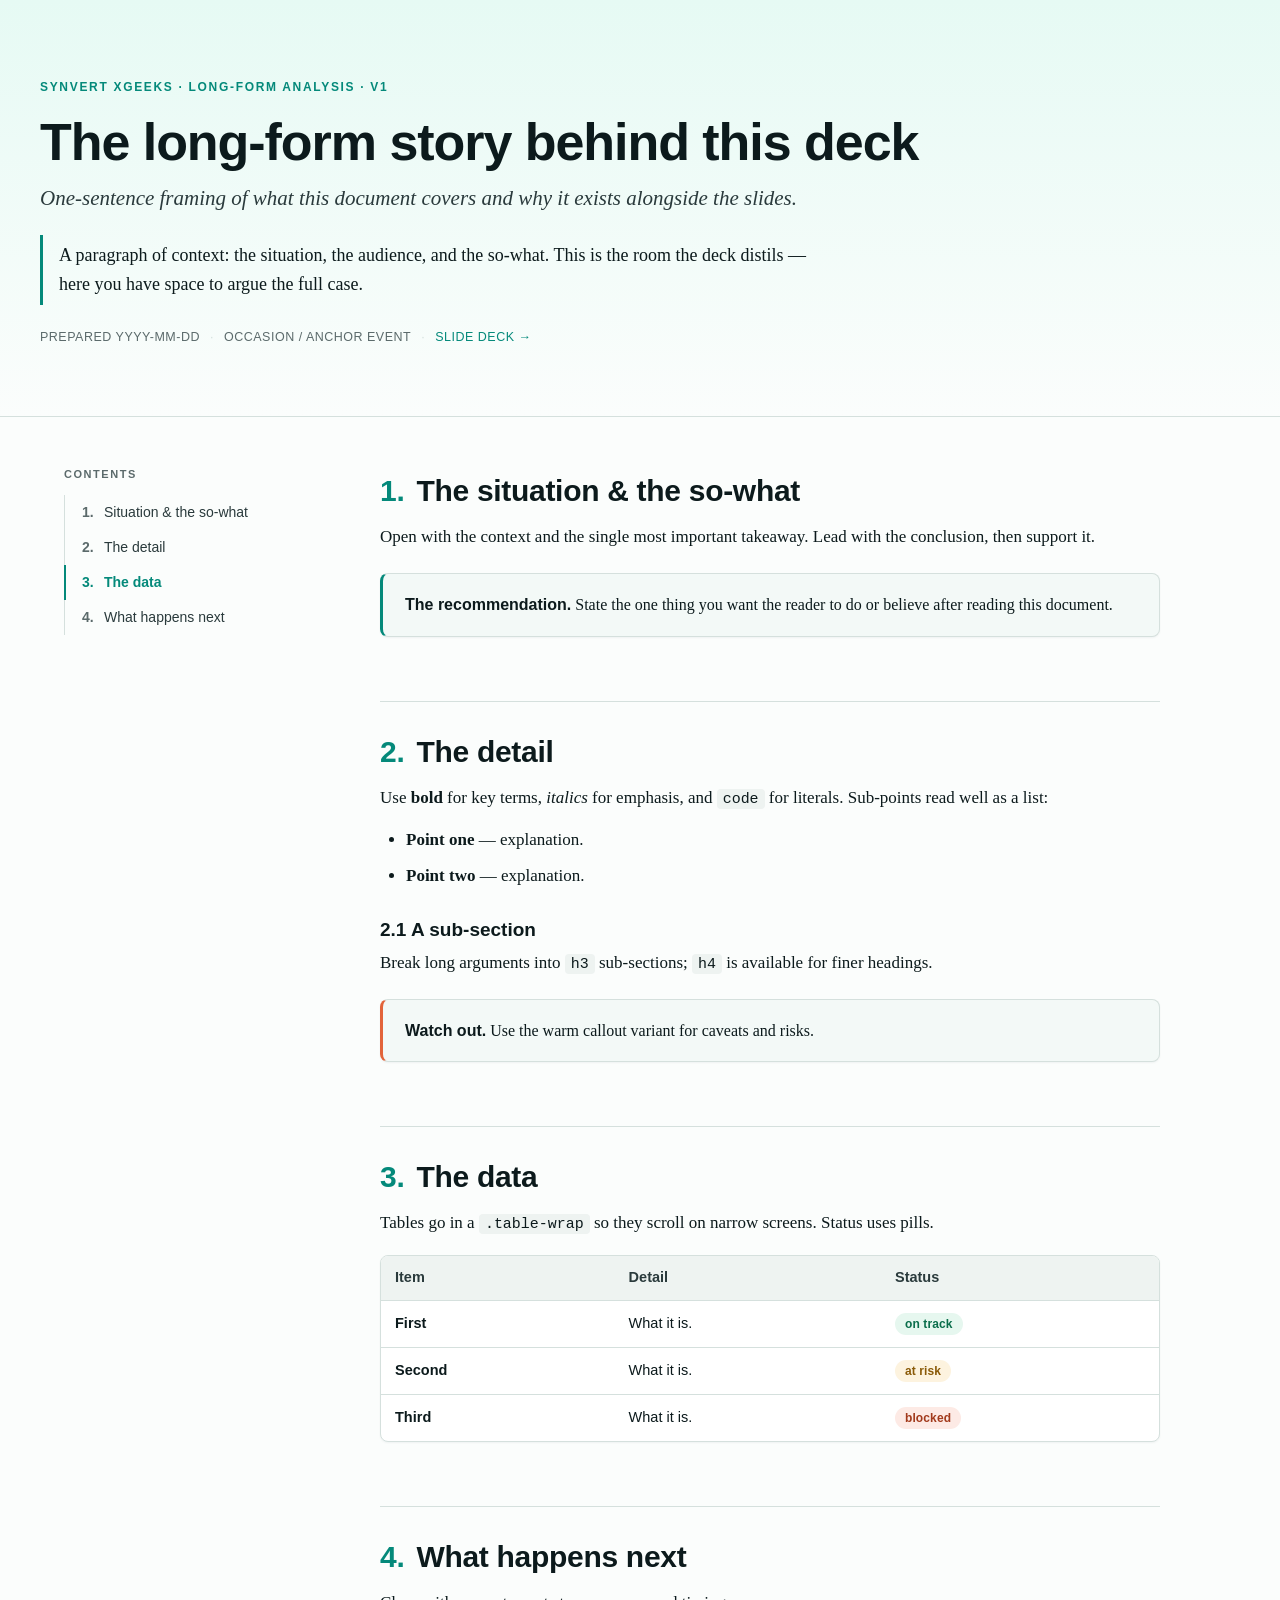
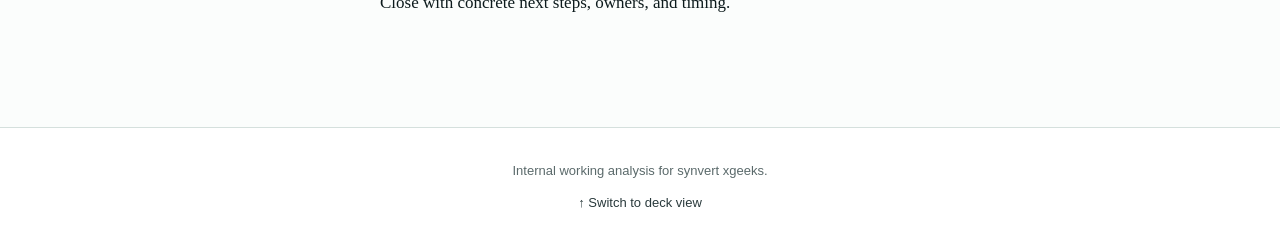
<file: _template/analysis.html>
<!doctype html>
<html lang="en">
<head>
<meta charset="utf-8">
<meta name="viewport" content="width=device-width,initial-scale=1">
<!-- EDIT: title and description (mirror the deck's, suffixed with the doc nature) -->
<title>Presentation Title · synvert xgeeks</title>
<meta name="description" content="The full long-form analysis behind this presentation.">
<meta name="theme-color" content="#03161a">
<!--
  Document view (long-form companion to index.html).
  SELF-CONTAINED: all CSS + JS live inline below so this folder opens standalone.
  Light + dark via prefers-color-scheme. This is a DIFFERENT design system from
  index.html (serif body, system sans headings) — do NOT copy deck tokens here.
-->
<style>
/* ============================================================
   Document-view stylesheet — synvert xgeeks brand palette
   (Techno Green / Dark Space / coral). Light + dark.
   ============================================================ */
:root {
  --ink: #0c1a1c;
  --ink-soft: #2a3a3c;
  --muted: #5b6a6b;
  --rule: #d5e0dd;
  --rule-soft: #eef3f1;
  --accent: #04897a;          /* readable green on light bg */
  --accent-bright: #00EBB6;   /* Techno Green */
  --accent-soft: #e6faf4;
  --accent-strong: #002E33;   /* Dark Space */
  --warm: #e2643a;            /* coral, darkened for contrast */
  --bg: #fbfdfc;
  --bg-card: #ffffff;
  --bg-callout: #f3f9f7;
  --good-bg: #e6f7ef; --good-fg: #0a6e4b;
  --warn-bg: #fdf3df; --warn-fg: #8a5a08;
  --bad-bg:  #fdeae5; --bad-fg:  #a23a1c;
  --shadow-sm: 0 1px 2px rgba(0, 46, 51, 0.05);
  --shadow-md: 0 4px 18px rgba(0, 46, 51, 0.07);
}
@media (prefers-color-scheme: dark) {
  :root {
    --ink: #eef5f3;
    --ink-soft: #c5d2cf;
    --rule: #1f3539;
    --rule-soft: #15282b;
    --muted: #879895;
    --accent: #00EBB6;
    --accent-bright: #00EBB6;
    --accent-soft: #0d2a2b;
    --accent-strong: #8fe9d8;
    --warm: #ff966e;
    --bg: #03161a;
    --bg-card: #082023;
    --bg-callout: #0a2528;
    --good-bg: #0a2a1d; --good-fg: #5fe3b0;
    --warn-bg: #2a1f0a; --warn-fg: #f1c45a;
    --bad-bg:  #2a1411; --bad-fg:  #f4a48a;
    --shadow-md: 0 4px 24px rgba(0, 0, 0, 0.45);
  }
}
* { box-sizing: border-box; }
html { scroll-behavior: smooth; scroll-padding-top: 24px; }
body {
  margin: 0;
  background: var(--bg);
  color: var(--ink);
  font-family: "Charter", "Iowan Old Style", "Georgia", "Times New Roman", serif;
  font-size: 17px;
  line-height: 1.65;
  -webkit-font-smoothing: antialiased;
  text-rendering: optimizeLegibility;
}
h1, h2, h3, h4, nav, table, .kicker, .pill, .callout-head, code, .mono,
.hero__meta, .toc, .site-footer, button {
  font-family: -apple-system, BlinkMacSystemFont, "Inter", "Segoe UI",
               "Helvetica Neue", Arial, sans-serif;
}
a { color: var(--accent); text-decoration: none; }
a:hover { text-decoration: underline; text-decoration-thickness: 1.5px; text-underline-offset: 3px; }
code, .mono {
  font-family: ui-monospace, "SF Mono", Menlo, Consolas, monospace;
  font-size: 0.88em;
  background: var(--rule-soft);
  padding: 2px 6px;
  border-radius: 4px;
  color: var(--ink);
}
/* ---------------- Hero ---------------- */
.hero {
  background: linear-gradient(180deg, var(--accent-soft) 0%, transparent 100%);
  border-bottom: 1px solid var(--rule);
  padding: 72px 24px 56px;
}
.hero__inner { max-width: 1200px; margin: 0 auto; }
.kicker {
  display: inline-block;
  font-size: 12px;
  text-transform: uppercase;
  letter-spacing: 0.14em;
  color: var(--accent);
  font-weight: 600;
  margin-bottom: 16px;
}
.hero h1 {
  font-family: -apple-system, BlinkMacSystemFont, "Inter", "Segoe UI", sans-serif;
  font-size: clamp(32px, 5vw, 52px);
  line-height: 1.08;
  letter-spacing: -0.02em;
  font-weight: 650;
  margin: 0 0 14px 0;
  color: var(--ink);
}
.hero__subtitle {
  font-size: clamp(17px, 2vw, 21px);
  color: var(--ink-soft);
  font-style: italic;
  max-width: 760px;
  margin: 0 0 22px 0;
  line-height: 1.4;
}
.hero__lede {
  max-width: 780px;
  font-size: 18px;
  line-height: 1.6;
  color: var(--ink);
  border-left: 3px solid var(--accent);
  padding: 6px 0 6px 16px;
  margin: 8px 0 0 0;
}
.hero__meta {
  margin-top: 22px;
  font-size: 12.5px;
  letter-spacing: 0.04em;
  color: var(--muted);
  text-transform: uppercase;
}
.hero__meta span + span::before { content: "·"; margin: 0 10px; color: var(--rule); }
/* ---------------- Layout ---------------- */
.layout {
  display: grid;
  grid-template-columns: 260px minmax(0, 1fr);
  gap: 56px;
  max-width: 1200px;
  margin: 0 auto;
  padding: 48px 24px 96px;
}
@media (max-width: 900px) {
  .layout { grid-template-columns: 1fr; gap: 24px; padding: 24px 18px 64px; }
}
/* ---------------- Sticky TOC ---------------- */
.toc { position: sticky; top: 24px; align-self: start; font-size: 14px; }
.toc__title {
  font-size: 11px;
  letter-spacing: 0.14em;
  text-transform: uppercase;
  color: var(--muted);
  font-weight: 600;
  margin: 0 0 12px 0;
}
.toc ol { list-style: none; padding: 0; margin: 0; border-left: 1px solid var(--rule); }
.toc li { margin: 0; }
.toc a {
  display: block;
  padding: 8px 0 8px 16px;
  margin-left: -1px;
  color: var(--ink-soft);
  border-left: 2px solid transparent;
  transition: color 120ms, border-color 120ms;
  line-height: 1.35;
}
.toc a:hover { color: var(--ink); text-decoration: none; border-left-color: var(--rule); }
.toc a.is-active { color: var(--accent); border-left-color: var(--accent); font-weight: 600; }
.toc__num { display: inline-block; width: 22px; color: var(--muted); font-weight: 600; }
.toc a.is-active .toc__num { color: var(--accent); }
@media (max-width: 900px) {
  .toc { position: static; padding-bottom: 8px; border-bottom: 1px solid var(--rule); }
  .toc ol { border-left: none; }
  .toc a { padding-left: 0; border-left: none; }
  .toc a.is-active { border-left: none; }
}
/* ---------------- Content ---------------- */
.content { max-width: 780px; }
.content > section { padding-top: 8px; }
.content > section + section {
  margin-top: 64px;
  padding-top: 32px;
  border-top: 1px solid var(--rule);
}
.content h2 {
  font-size: clamp(24px, 3vw, 30px);
  line-height: 1.2;
  letter-spacing: -0.01em;
  font-weight: 650;
  color: var(--ink);
  margin: 0 0 14px 0;
  scroll-margin-top: 24px;
}
.content h2 .section-num { display: inline-block; margin-right: 12px; color: var(--accent); font-weight: 600; }
.content h3 { font-size: 19px; line-height: 1.3; font-weight: 650; color: var(--ink); margin: 28px 0 6px 0; }
.content h4 { font-size: 15px; line-height: 1.35; font-weight: 650; color: var(--ink-soft); margin: 18px 0 6px 0; }
.content p { margin: 0 0 14px 0; }
.content ul, .content ol { margin: 0 0 18px 0; padding-left: 26px; }
.content li { margin-bottom: 8px; }
.content li > strong, .content em, .content strong { color: var(--ink); }
/* ---------------- Callouts ---------------- */
.callout {
  background: var(--bg-callout);
  border: 1px solid var(--rule);
  border-left: 3px solid var(--accent);
  border-radius: 8px;
  padding: 18px 22px;
  margin: 22px 0;
  font-size: 16px;
  line-height: 1.6;
  box-shadow: var(--shadow-sm);
}
.callout-head { font-weight: 650; color: var(--ink); }
.callout.warm { border-left-color: var(--warm); }
/* ---------------- Tables ---------------- */
.table-wrap {
  overflow-x: auto;
  margin: 18px 0 26px 0;
  border: 1px solid var(--rule);
  border-radius: 8px;
  background: var(--bg-card);
  box-shadow: var(--shadow-sm);
}
table {
  width: 100%;
  border-collapse: collapse;
  font-size: 14.5px;
  font-family: -apple-system, BlinkMacSystemFont, "Inter", "Segoe UI", sans-serif;
}
thead th {
  background: var(--rule-soft);
  color: var(--ink-soft);
  text-align: left;
  font-weight: 600;
  padding: 10px 14px;
  border-bottom: 1px solid var(--rule);
  white-space: nowrap;
}
tbody td {
  padding: 12px 14px;
  border-bottom: 1px solid var(--rule);
  vertical-align: top;
  color: var(--ink);
  line-height: 1.5;
}
tbody tr:last-child td { border-bottom: none; }
.pill {
  display: inline-block;
  font-size: 12px;
  padding: 2px 10px;
  border-radius: 999px;
  font-weight: 650;
  letter-spacing: 0.01em;
}
.pill.good { background: var(--good-bg); color: var(--good-fg); }
.pill.warn { background: var(--warn-bg); color: var(--warn-fg); }
.pill.bad  { background: var(--bad-bg);  color: var(--bad-fg); }
/* ---------------- Footer ---------------- */
.site-footer {
  border-top: 1px solid var(--rule);
  padding: 32px 24px;
  text-align: center;
  color: var(--muted);
  font-size: 13px;
  background: var(--bg-card);
}
.site-footer p { margin: 0; }
.site-footer a { color: var(--ink-soft); }
/* ---------------- Print fallback ---------------- */
@media print {
  .hero { background: none; padding: 24pt 0 12pt; }
  .toc, .site-footer { display: none; }
  .layout { display: block; padding: 0; }
  .content { max-width: none; }
}
</style>
</head>
<body>

<!-- EDIT: kicker, headline, subtitle, lede, meta dates -->
<header class="hero">
  <div class="hero__inner">
    <span class="kicker">synvert xgeeks · Long-form analysis · v1</span>
    <h1>The long-form story behind this deck</h1>
    <p class="hero__subtitle">One-sentence framing of what this document covers and why it exists alongside the slides.</p>
    <p class="hero__lede">A paragraph of context: the situation, the audience, and the so-what. This is the room the deck distils — here you have space to argue the full case.</p>
    <p class="hero__meta"><span>Prepared YYYY-MM-DD</span><span>Occasion / anchor event</span><span><a href="index.html">Slide deck →</a></span></p>
  </div>
</header>

<div class="layout">

  <!-- EDIT: one <li> per section; href + text must match each <section id> below -->
  <nav class="toc" aria-label="Table of contents">
    <p class="toc__title">Contents</p>
    <ol>
      <li><a href="#situation"><span class="toc__num">1.</span>Situation &amp; the so-what</a></li>
      <li><a href="#detail"><span class="toc__num">2.</span>The detail</a></li>
      <li><a href="#data"><span class="toc__num">3.</span>The data</a></li>
      <li><a href="#next"><span class="toc__num">4.</span>What happens next</a></li>
    </ol>
  </nav>

  <main class="content">

    <!-- EDIT: each <section id> pairs with a TOC entry above. Add/remove freely. -->
    <section id="situation">
      <h2><span class="section-num">1.</span>The situation &amp; the so-what</h2>
      <p>Open with the context and the single most important takeaway. Lead with the conclusion, then support it.</p>
      <div class="callout">
        <span class="callout-head">The recommendation.</span> State the one thing you want the reader to do or believe after reading this document.
      </div>
    </section>

    <section id="detail">
      <h2><span class="section-num">2.</span>The detail</h2>
      <p>Use <strong>bold</strong> for key terms, <em>italics</em> for emphasis, and <code>code</code> for literals. Sub-points read well as a list:</p>
      <ul>
        <li><strong>Point one</strong> — explanation.</li>
        <li><strong>Point two</strong> — explanation.</li>
      </ul>
      <h3>2.1  A sub-section</h3>
      <p>Break long arguments into <code>h3</code> sub-sections; <code>h4</code> is available for finer headings.</p>
      <div class="callout warm"><span class="callout-head">Watch out.</span> Use the warm callout variant for caveats and risks.</div>
    </section>

    <section id="data">
      <h2><span class="section-num">3.</span>The data</h2>
      <p>Tables go in a <code>.table-wrap</code> so they scroll on narrow screens. Status uses pills.</p>
      <div class="table-wrap"><table>
        <thead><tr><th>Item</th><th>Detail</th><th>Status</th></tr></thead>
        <tbody>
          <tr><td><strong>First</strong></td><td>What it is.</td><td><span class="pill good">on track</span></td></tr>
          <tr><td><strong>Second</strong></td><td>What it is.</td><td><span class="pill warn">at risk</span></td></tr>
          <tr><td><strong>Third</strong></td><td>What it is.</td><td><span class="pill bad">blocked</span></td></tr>
        </tbody>
      </table></div>
    </section>

    <section id="next">
      <h2><span class="section-num">4.</span>What happens next</h2>
      <p>Close with concrete next steps, owners, and timing.</p>
    </section>

  </main>
</div>

<!-- EDIT: footer note -->
<footer class="site-footer">
  <p>Internal working analysis for synvert xgeeks.</p>
  <p style="margin-top: 10px;"><a href="index.html">↑  Switch to deck view</a></p>
</footer>

<script>
// Sticky-TOC active-section highlighter using IntersectionObserver.
(function () {
  const sections = Array.from(document.querySelectorAll(".content > section[id]"));
  const links = new Map(
    Array.from(document.querySelectorAll(".toc a[href^='#']"))
      .map(a => [a.getAttribute("href").slice(1), a])
  );
  if (!sections.length || !links.size) return;
  const setActive = (id) => {
    links.forEach((a, key) => a.classList.toggle("is-active", key === id));
  };
  const io = new IntersectionObserver((entries) => {
    const visible = entries
      .filter(e => e.isIntersecting)
      .sort((a, b) => a.target.getBoundingClientRect().top - b.target.getBoundingClientRect().top);
    if (visible.length) setActive(visible[0].target.id);
  }, { rootMargin: "-30% 0px -55% 0px", threshold: 0 });
  sections.forEach(s => io.observe(s));
})();
</script>
</body>
</html>
</file>
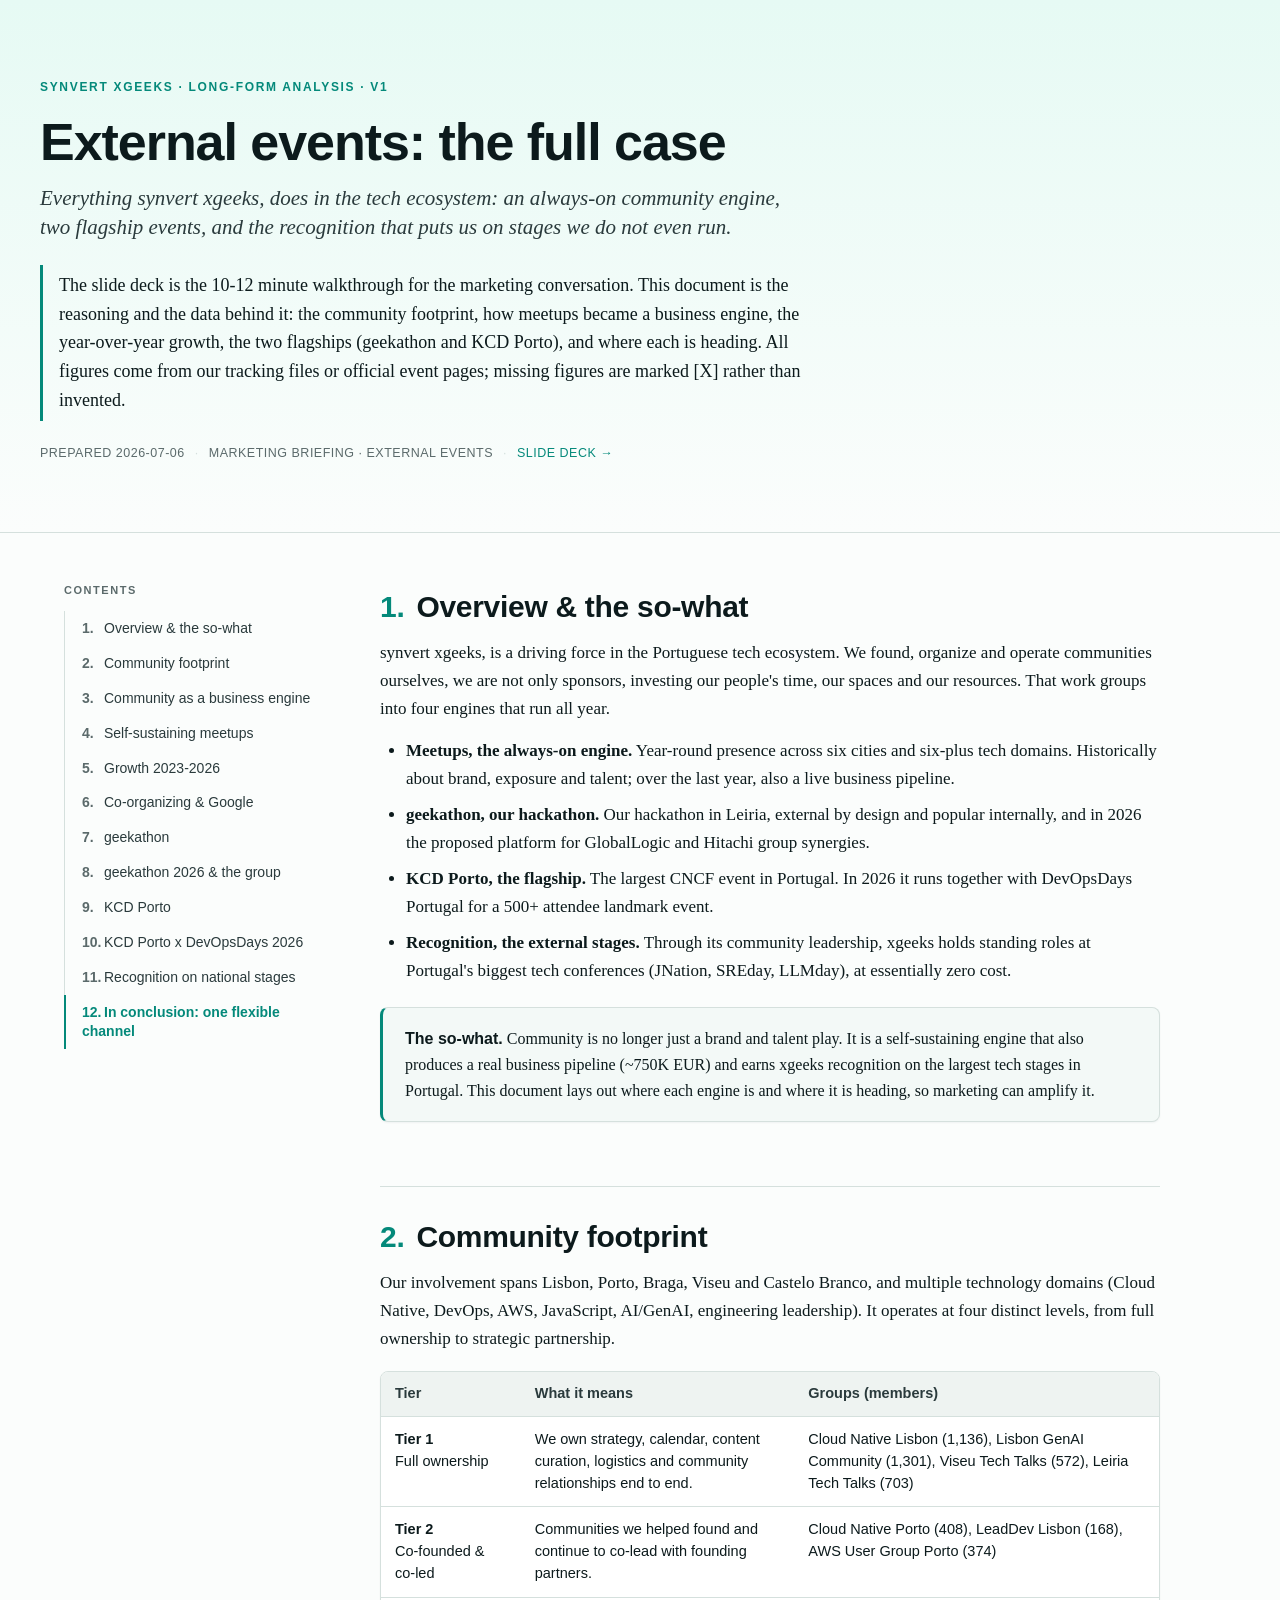
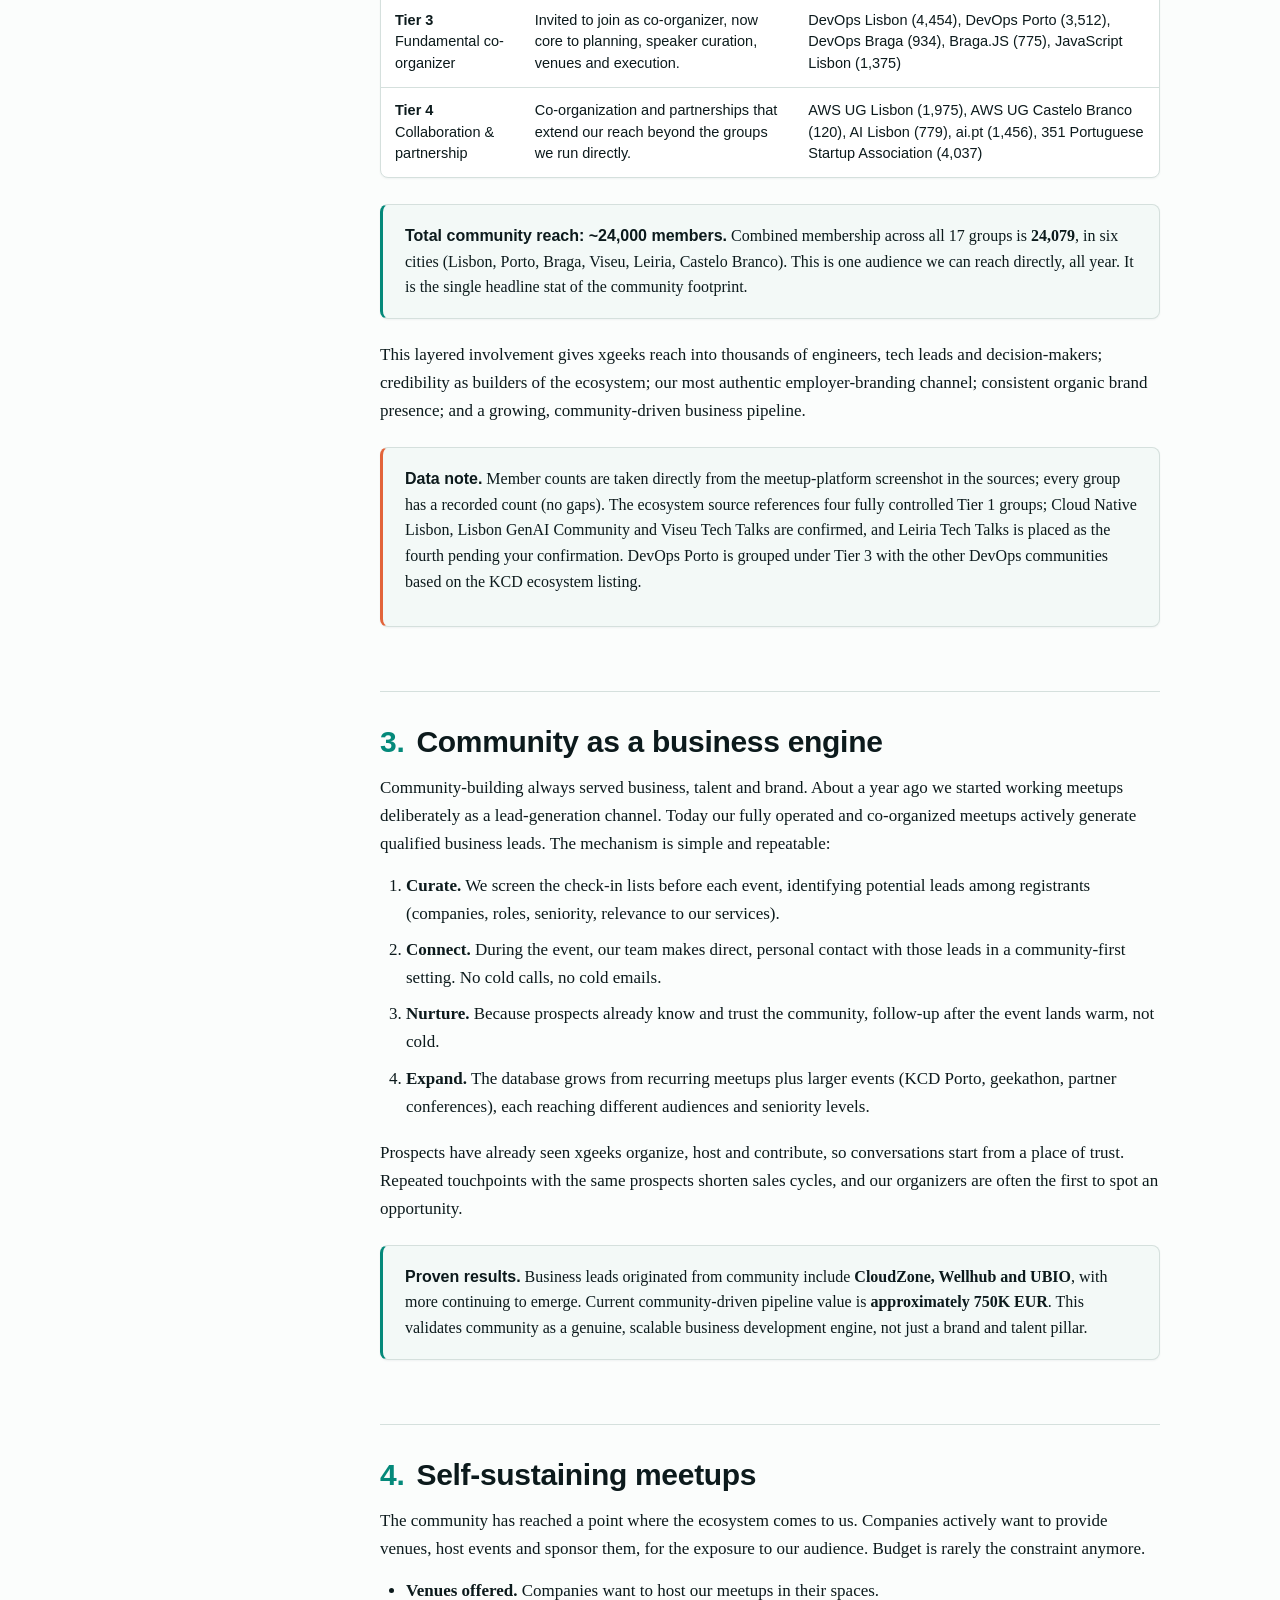
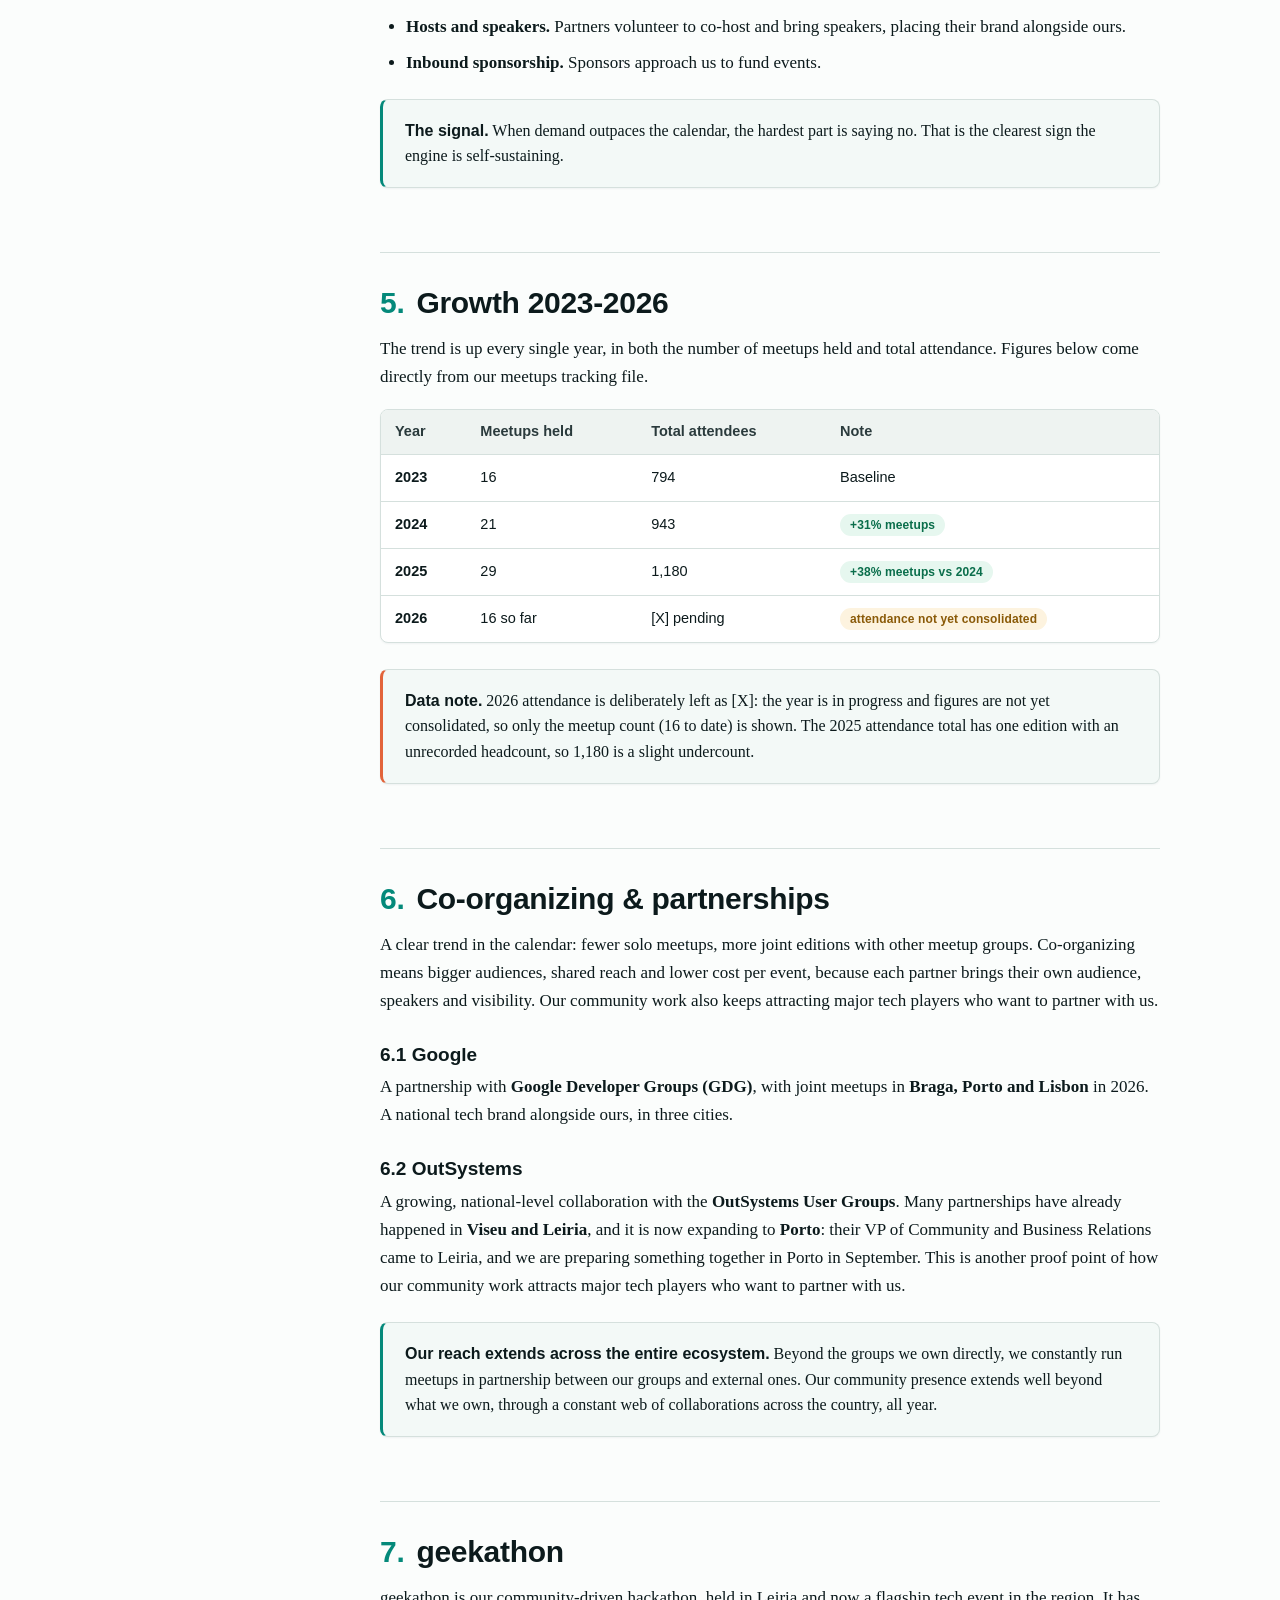
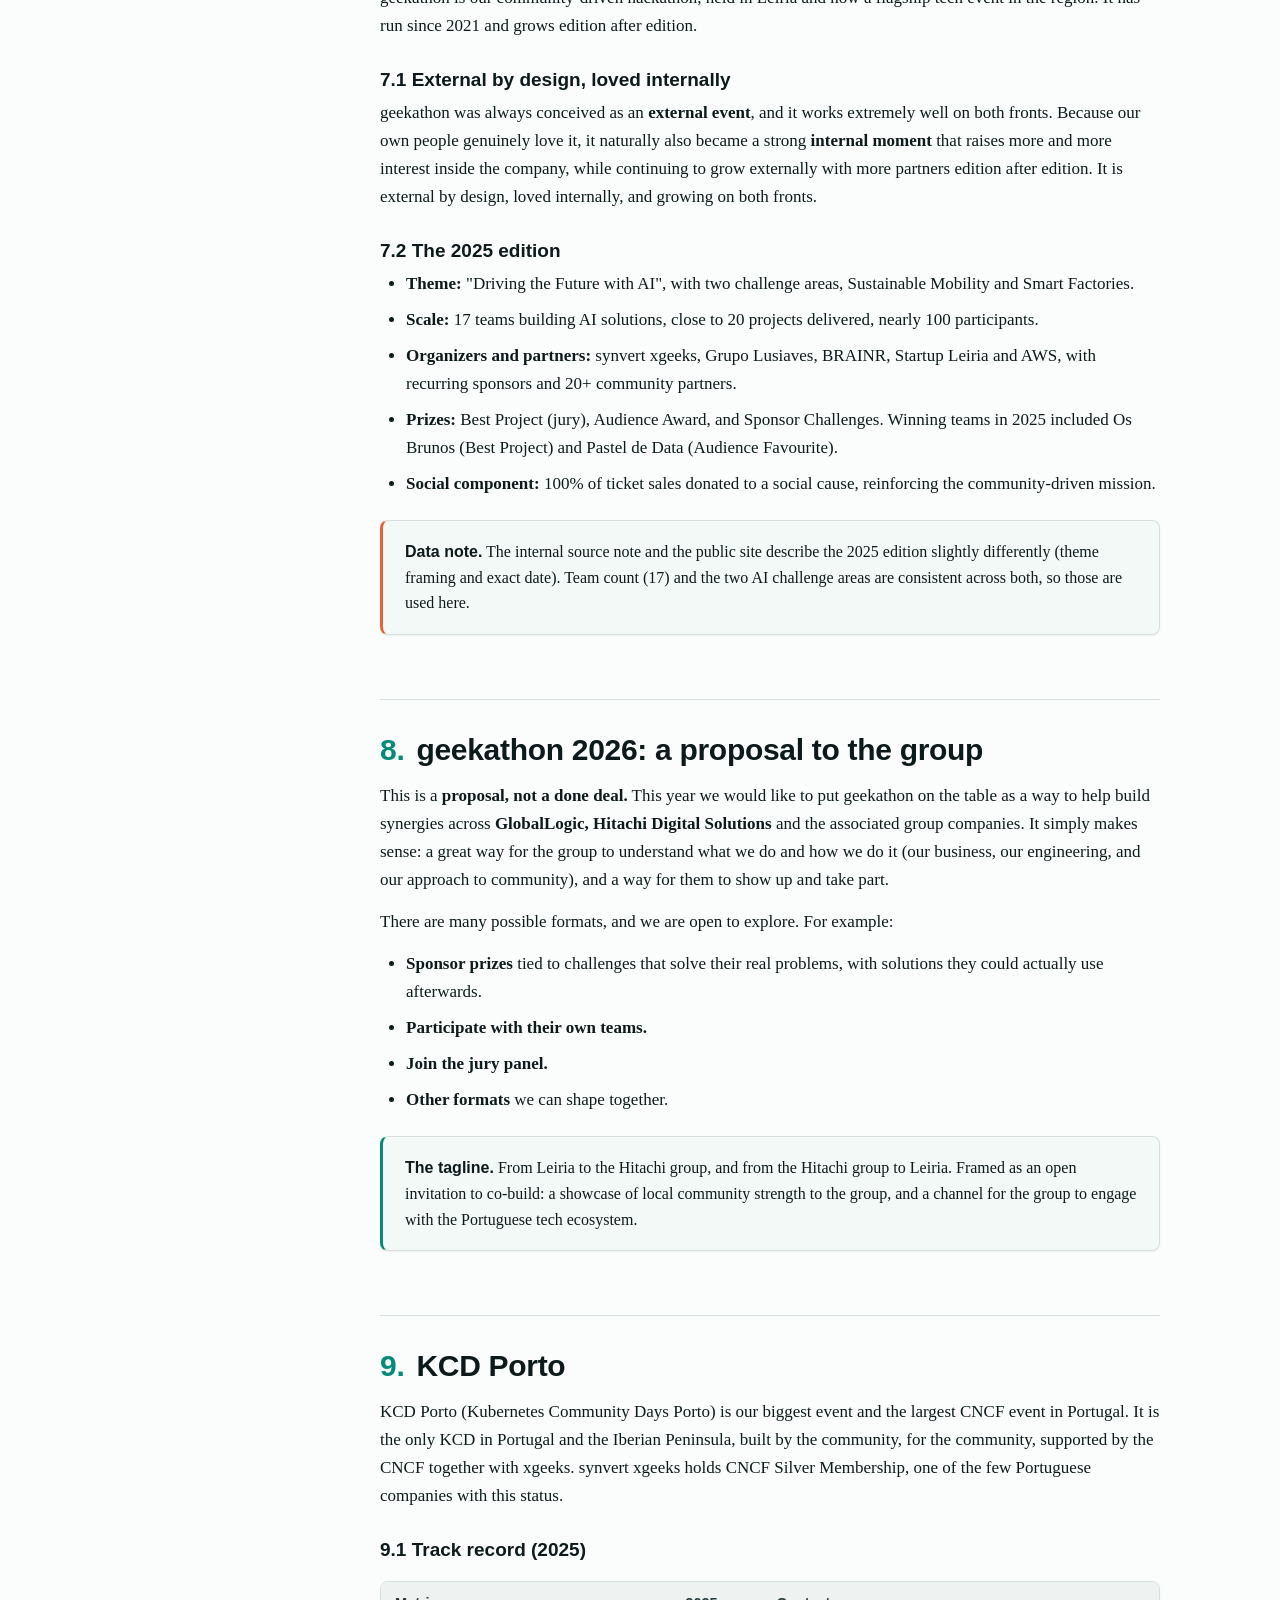
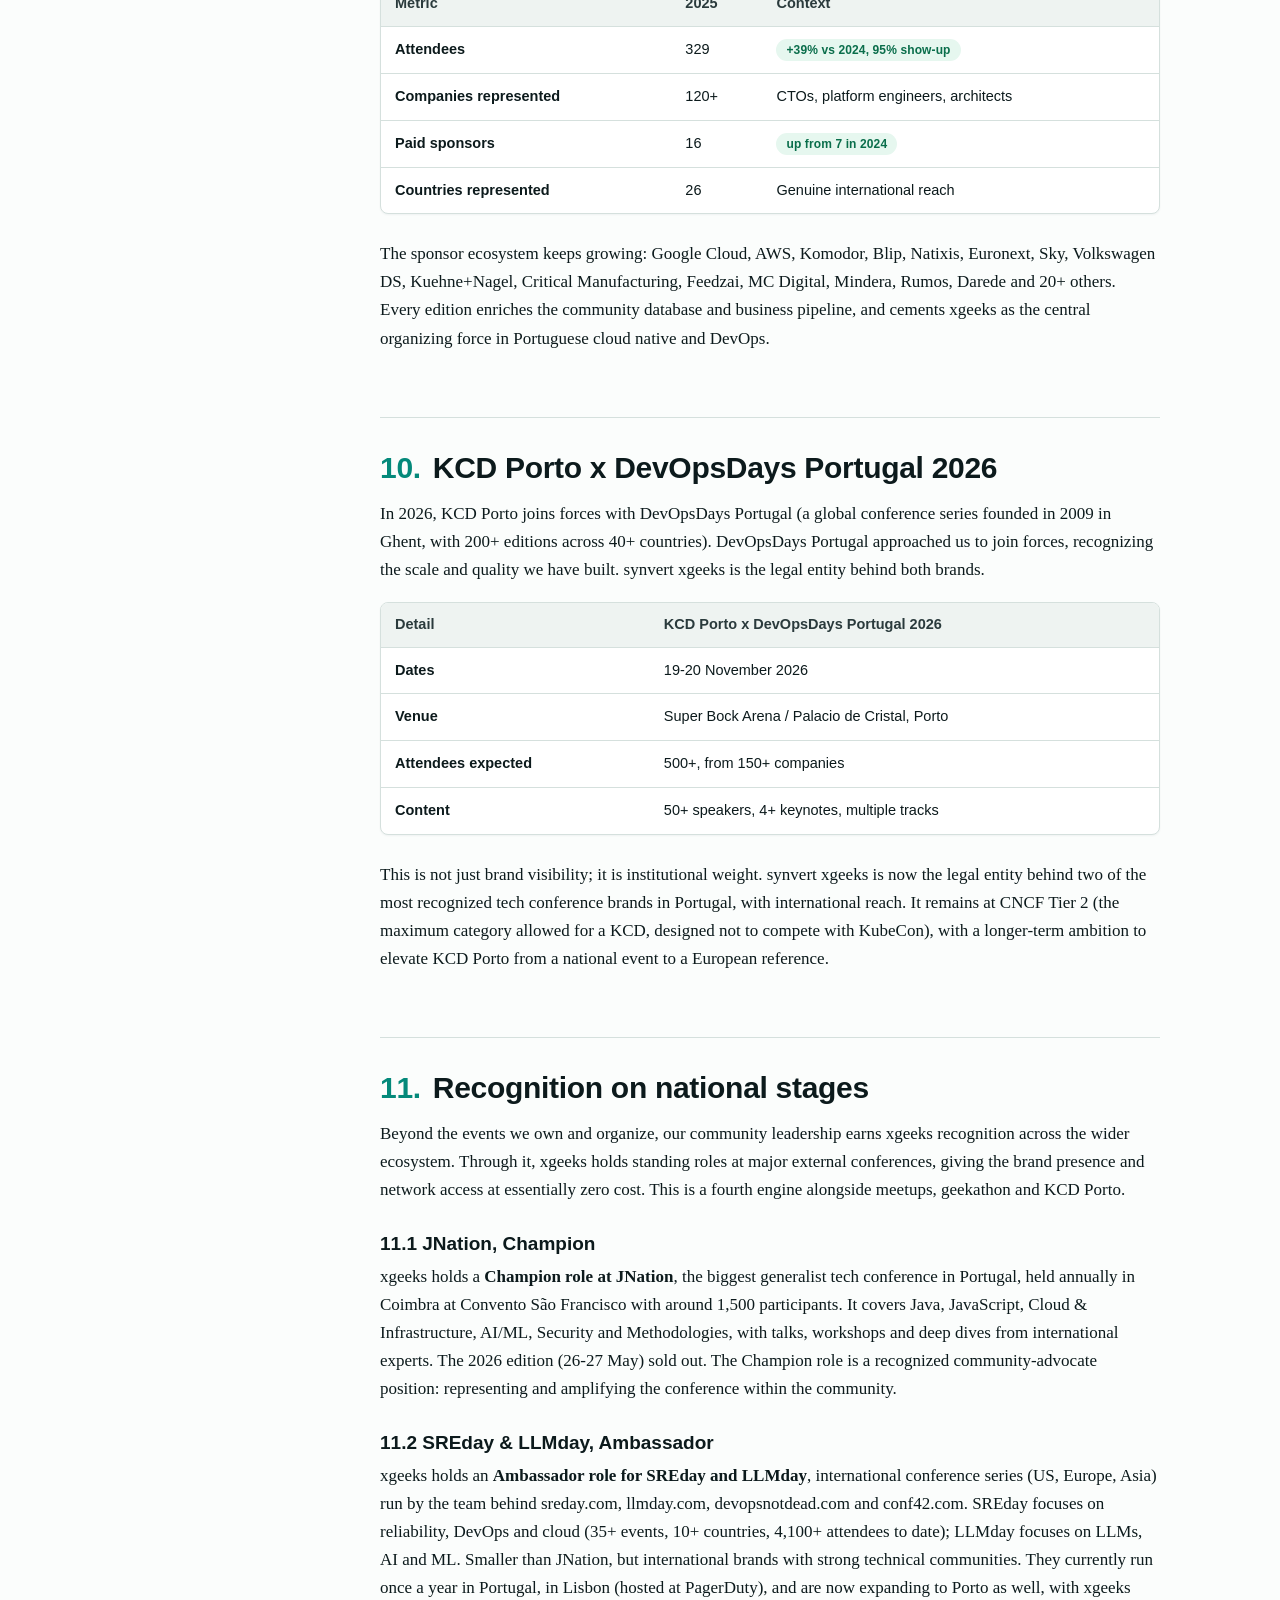
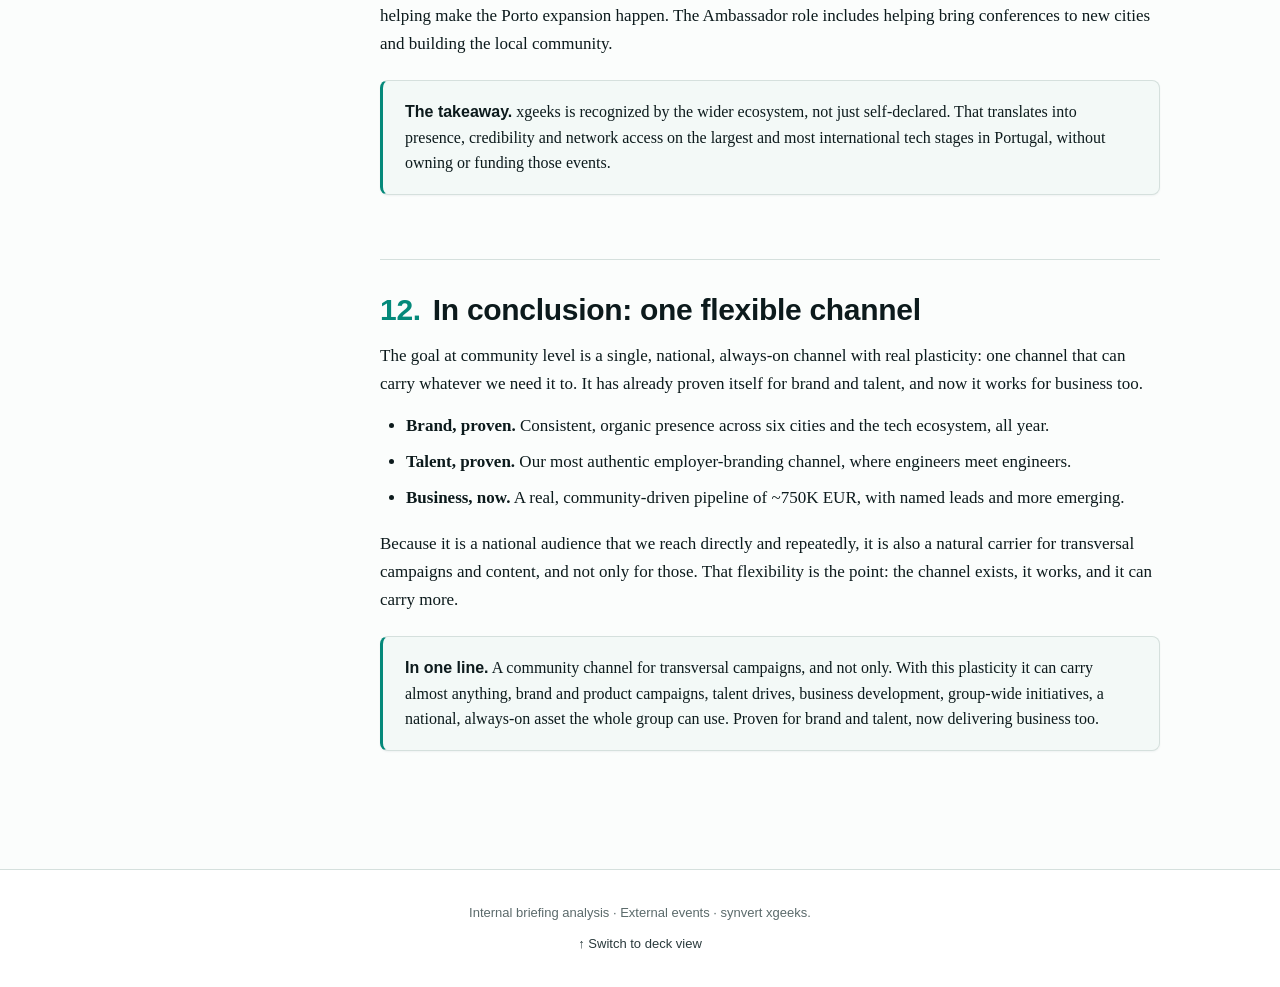
<file: external-events/analysis.html>
<!doctype html>
<html lang="en">
<head>
<meta charset="utf-8">
<meta name="viewport" content="width=device-width,initial-scale=1">
<title>External Events · Analysis · synvert xgeeks</title>
<meta name="description" content="The full case behind synvert xgeeks external events: community meetups as a business engine, geekathon, KCD Porto, and individual recognition on national stages.">
<meta name="theme-color" content="#03161a">
<!--
  Document view (long-form companion to index.html).
  SELF-CONTAINED: all CSS + JS live inline below so this folder opens standalone.
  Light + dark via prefers-color-scheme. This is a DIFFERENT design system from
  index.html (serif body, system sans headings) — do NOT copy deck tokens here.
-->
<style>
/* ============================================================
   Document-view stylesheet — synvert xgeeks brand palette
   (Techno Green / Dark Space / coral). Light + dark.
   ============================================================ */
:root {
  --ink: #0c1a1c;
  --ink-soft: #2a3a3c;
  --muted: #5b6a6b;
  --rule: #d5e0dd;
  --rule-soft: #eef3f1;
  --accent: #04897a;          /* readable green on light bg */
  --accent-bright: #00EBB6;   /* Techno Green */
  --accent-soft: #e6faf4;
  --accent-strong: #002E33;   /* Dark Space */
  --warm: #e2643a;            /* coral, darkened for contrast */
  --bg: #fbfdfc;
  --bg-card: #ffffff;
  --bg-callout: #f3f9f7;
  --good-bg: #e6f7ef; --good-fg: #0a6e4b;
  --warn-bg: #fdf3df; --warn-fg: #8a5a08;
  --bad-bg:  #fdeae5; --bad-fg:  #a23a1c;
  --shadow-sm: 0 1px 2px rgba(0, 46, 51, 0.05);
  --shadow-md: 0 4px 18px rgba(0, 46, 51, 0.07);
}
@media (prefers-color-scheme: dark) {
  :root {
    --ink: #eef5f3;
    --ink-soft: #c5d2cf;
    --rule: #1f3539;
    --rule-soft: #15282b;
    --muted: #879895;
    --accent: #00EBB6;
    --accent-bright: #00EBB6;
    --accent-soft: #0d2a2b;
    --accent-strong: #8fe9d8;
    --warm: #ff966e;
    --bg: #03161a;
    --bg-card: #082023;
    --bg-callout: #0a2528;
    --good-bg: #0a2a1d; --good-fg: #5fe3b0;
    --warn-bg: #2a1f0a; --warn-fg: #f1c45a;
    --bad-bg:  #2a1411; --bad-fg:  #f4a48a;
    --shadow-md: 0 4px 24px rgba(0, 0, 0, 0.45);
  }
}
* { box-sizing: border-box; }
html { scroll-behavior: smooth; scroll-padding-top: 24px; }
body {
  margin: 0;
  background: var(--bg);
  color: var(--ink);
  font-family: "Charter", "Iowan Old Style", "Georgia", "Times New Roman", serif;
  font-size: 17px;
  line-height: 1.65;
  -webkit-font-smoothing: antialiased;
  text-rendering: optimizeLegibility;
}
h1, h2, h3, h4, nav, table, .kicker, .pill, .callout-head, code, .mono,
.hero__meta, .toc, .site-footer, button {
  font-family: -apple-system, BlinkMacSystemFont, "Inter", "Segoe UI",
               "Helvetica Neue", Arial, sans-serif;
}
a { color: var(--accent); text-decoration: none; }
a:hover { text-decoration: underline; text-decoration-thickness: 1.5px; text-underline-offset: 3px; }
code, .mono {
  font-family: ui-monospace, "SF Mono", Menlo, Consolas, monospace;
  font-size: 0.88em;
  background: var(--rule-soft);
  padding: 2px 6px;
  border-radius: 4px;
  color: var(--ink);
}
/* ---------------- Hero ---------------- */
.hero {
  background: linear-gradient(180deg, var(--accent-soft) 0%, transparent 100%);
  border-bottom: 1px solid var(--rule);
  padding: 72px 24px 56px;
}
.hero__inner { max-width: 1200px; margin: 0 auto; }
.kicker {
  display: inline-block;
  font-size: 12px;
  text-transform: uppercase;
  letter-spacing: 0.14em;
  color: var(--accent);
  font-weight: 600;
  margin-bottom: 16px;
}
.hero h1 {
  font-family: -apple-system, BlinkMacSystemFont, "Inter", "Segoe UI", sans-serif;
  font-size: clamp(32px, 5vw, 52px);
  line-height: 1.08;
  letter-spacing: -0.02em;
  font-weight: 650;
  margin: 0 0 14px 0;
  color: var(--ink);
}
.hero__subtitle {
  font-size: clamp(17px, 2vw, 21px);
  color: var(--ink-soft);
  font-style: italic;
  max-width: 760px;
  margin: 0 0 22px 0;
  line-height: 1.4;
}
.hero__lede {
  max-width: 780px;
  font-size: 18px;
  line-height: 1.6;
  color: var(--ink);
  border-left: 3px solid var(--accent);
  padding: 6px 0 6px 16px;
  margin: 8px 0 0 0;
}
.hero__meta {
  margin-top: 22px;
  font-size: 12.5px;
  letter-spacing: 0.04em;
  color: var(--muted);
  text-transform: uppercase;
}
.hero__meta span + span::before { content: "·"; margin: 0 10px; color: var(--rule); }
/* ---------------- Layout ---------------- */
.layout {
  display: grid;
  grid-template-columns: 260px minmax(0, 1fr);
  gap: 56px;
  max-width: 1200px;
  margin: 0 auto;
  padding: 48px 24px 96px;
}
@media (max-width: 900px) {
  .layout { grid-template-columns: 1fr; gap: 24px; padding: 24px 18px 64px; }
}
/* ---------------- Sticky TOC ---------------- */
.toc { position: sticky; top: 24px; align-self: start; font-size: 14px; }
.toc__title {
  font-size: 11px;
  letter-spacing: 0.14em;
  text-transform: uppercase;
  color: var(--muted);
  font-weight: 600;
  margin: 0 0 12px 0;
}
.toc ol { list-style: none; padding: 0; margin: 0; border-left: 1px solid var(--rule); }
.toc li { margin: 0; }
.toc a {
  display: block;
  padding: 8px 0 8px 16px;
  margin-left: -1px;
  color: var(--ink-soft);
  border-left: 2px solid transparent;
  transition: color 120ms, border-color 120ms;
  line-height: 1.35;
}
.toc a:hover { color: var(--ink); text-decoration: none; border-left-color: var(--rule); }
.toc a.is-active { color: var(--accent); border-left-color: var(--accent); font-weight: 600; }
.toc__num { display: inline-block; width: 22px; color: var(--muted); font-weight: 600; }
.toc a.is-active .toc__num { color: var(--accent); }
@media (max-width: 900px) {
  .toc { position: static; padding-bottom: 8px; border-bottom: 1px solid var(--rule); }
  .toc ol { border-left: none; }
  .toc a { padding-left: 0; border-left: none; }
  .toc a.is-active { border-left: none; }
}
/* ---------------- Content ---------------- */
.content { max-width: 780px; }
.content > section { padding-top: 8px; }
.content > section + section {
  margin-top: 64px;
  padding-top: 32px;
  border-top: 1px solid var(--rule);
}
.content h2 {
  font-size: clamp(24px, 3vw, 30px);
  line-height: 1.2;
  letter-spacing: -0.01em;
  font-weight: 650;
  color: var(--ink);
  margin: 0 0 14px 0;
  scroll-margin-top: 24px;
}
.content h2 .section-num { display: inline-block; margin-right: 12px; color: var(--accent); font-weight: 600; }
.content h3 { font-size: 19px; line-height: 1.3; font-weight: 650; color: var(--ink); margin: 28px 0 6px 0; }
.content h4 { font-size: 15px; line-height: 1.35; font-weight: 650; color: var(--ink-soft); margin: 18px 0 6px 0; }
.content p { margin: 0 0 14px 0; }
.content ul, .content ol { margin: 0 0 18px 0; padding-left: 26px; }
.content li { margin-bottom: 8px; }
.content li > strong, .content em, .content strong { color: var(--ink); }
/* ---------------- Callouts ---------------- */
.callout {
  background: var(--bg-callout);
  border: 1px solid var(--rule);
  border-left: 3px solid var(--accent);
  border-radius: 8px;
  padding: 18px 22px;
  margin: 22px 0;
  font-size: 16px;
  line-height: 1.6;
  box-shadow: var(--shadow-sm);
}
.callout-head { font-weight: 650; color: var(--ink); }
.callout.warm { border-left-color: var(--warm); }
/* ---------------- Tables ---------------- */
.table-wrap {
  overflow-x: auto;
  margin: 18px 0 26px 0;
  border: 1px solid var(--rule);
  border-radius: 8px;
  background: var(--bg-card);
  box-shadow: var(--shadow-sm);
}
table {
  width: 100%;
  border-collapse: collapse;
  font-size: 14.5px;
  font-family: -apple-system, BlinkMacSystemFont, "Inter", "Segoe UI", sans-serif;
}
thead th {
  background: var(--rule-soft);
  color: var(--ink-soft);
  text-align: left;
  font-weight: 600;
  padding: 10px 14px;
  border-bottom: 1px solid var(--rule);
  white-space: nowrap;
}
tbody td {
  padding: 12px 14px;
  border-bottom: 1px solid var(--rule);
  vertical-align: top;
  color: var(--ink);
  line-height: 1.5;
}
tbody tr:last-child td { border-bottom: none; }
.pill {
  display: inline-block;
  font-size: 12px;
  padding: 2px 10px;
  border-radius: 999px;
  font-weight: 650;
  letter-spacing: 0.01em;
}
.pill.good { background: var(--good-bg); color: var(--good-fg); }
.pill.warn { background: var(--warn-bg); color: var(--warn-fg); }
.pill.bad  { background: var(--bad-bg);  color: var(--bad-fg); }
/* ---------------- Footer ---------------- */
.site-footer {
  border-top: 1px solid var(--rule);
  padding: 32px 24px;
  text-align: center;
  color: var(--muted);
  font-size: 13px;
  background: var(--bg-card);
}
.site-footer p { margin: 0; }
.site-footer a { color: var(--ink-soft); }
/* ---------------- Print fallback ---------------- */
@media print {
  .hero { background: none; padding: 24pt 0 12pt; }
  .toc, .site-footer { display: none; }
  .layout { display: block; padding: 0; }
  .content { max-width: none; }
}
</style>
</head>
<body>

<header class="hero">
  <div class="hero__inner">
    <span class="kicker">synvert xgeeks · Long-form analysis · v1</span>
    <h1>External events: the full case</h1>
    <p class="hero__subtitle">Everything synvert xgeeks, does in the tech ecosystem: an always-on community engine, two flagship events, and the recognition that puts us on stages we do not even run.</p>
    <p class="hero__lede">The slide deck is the 10-12 minute walkthrough for the marketing conversation. This document is the reasoning and the data behind it: the community footprint, how meetups became a business engine, the year-over-year growth, the two flagships (geekathon and KCD Porto), and where each is heading. All figures come from our tracking files or official event pages; missing figures are marked [X] rather than invented.</p>
    <p class="hero__meta"><span>Prepared 2026-07-06</span><span>Marketing briefing · External Events</span><span><a href="index.html">Slide deck →</a></span></p>
  </div>
</header>

<div class="layout">

  <nav class="toc" aria-label="Table of contents">
    <p class="toc__title">Contents</p>
    <ol>
      <li><a href="#overview"><span class="toc__num">1.</span>Overview &amp; the so-what</a></li>
      <li><a href="#footprint"><span class="toc__num">2.</span>Community footprint</a></li>
      <li><a href="#engine"><span class="toc__num">3.</span>Community as a business engine</a></li>
      <li><a href="#self-sustaining"><span class="toc__num">4.</span>Self-sustaining meetups</a></li>
      <li><a href="#growth"><span class="toc__num">5.</span>Growth 2023-2026</a></li>
      <li><a href="#partnerships"><span class="toc__num">6.</span>Co-organizing &amp; Google</a></li>
      <li><a href="#geekathon"><span class="toc__num">7.</span>geekathon</a></li>
      <li><a href="#geekathon-2026"><span class="toc__num">8.</span>geekathon 2026 &amp; the group</a></li>
      <li><a href="#kcd"><span class="toc__num">9.</span>KCD Porto</a></li>
      <li><a href="#kcd-2026"><span class="toc__num">10.</span>KCD Porto x DevOpsDays 2026</a></li>
      <li><a href="#recognition"><span class="toc__num">11.</span>Recognition on national stages</a></li>
      <li><a href="#marketing"><span class="toc__num">12.</span>In conclusion: one flexible channel</a></li>
    </ol>
  </nav>

  <main class="content">

    <section id="overview">
      <h2><span class="section-num">1.</span>Overview &amp; the so-what</h2>
      <p>synvert xgeeks, is a driving force in the Portuguese tech ecosystem. We found, organize and operate communities ourselves, we are not only sponsors, investing our people's time, our spaces and our resources. That work groups into four engines that run all year.</p>
      <ul>
        <li><strong>Meetups, the always-on engine.</strong> Year-round presence across six cities and six-plus tech domains. Historically about brand, exposure and talent; over the last year, also a live business pipeline.</li>
        <li><strong>geekathon, our hackathon.</strong> Our hackathon in Leiria, external by design and popular internally, and in 2026 the proposed platform for GlobalLogic and Hitachi group synergies.</li>
        <li><strong>KCD Porto, the flagship.</strong> The largest CNCF event in Portugal. In 2026 it runs together with DevOpsDays Portugal for a 500+ attendee landmark event.</li>
        <li><strong>Recognition, the external stages.</strong> Through its community leadership, xgeeks holds standing roles at Portugal's biggest tech conferences (JNation, SREday, LLMday), at essentially zero cost.</li>
      </ul>
      <div class="callout">
        <span class="callout-head">The so-what.</span> Community is no longer just a brand and talent play. It is a self-sustaining engine that also produces a real business pipeline (~750K EUR) and earns xgeeks recognition on the largest tech stages in Portugal. This document lays out where each engine is and where it is heading, so marketing can amplify it.
      </div>
    </section>

    <section id="footprint">
      <h2><span class="section-num">2.</span>Community footprint</h2>
      <p>Our involvement spans Lisbon, Porto, Braga, Viseu and Castelo Branco, and multiple technology domains (Cloud Native, DevOps, AWS, JavaScript, AI/GenAI, engineering leadership). It operates at four distinct levels, from full ownership to strategic partnership.</p>
      <div class="table-wrap"><table>
        <thead><tr><th>Tier</th><th>What it means</th><th>Groups (members)</th></tr></thead>
        <tbody>
          <tr><td><strong>Tier 1</strong><br>Full ownership</td><td>We own strategy, calendar, content curation, logistics and community relationships end to end.</td><td>Cloud Native Lisbon (1,136), Lisbon GenAI Community (1,301), Viseu Tech Talks (572), Leiria Tech Talks (703)</td></tr>
          <tr><td><strong>Tier 2</strong><br>Co-founded &amp; co-led</td><td>Communities we helped found and continue to co-lead with founding partners.</td><td>Cloud Native Porto (408), LeadDev Lisbon (168), AWS User Group Porto (374)</td></tr>
          <tr><td><strong>Tier 3</strong><br>Fundamental co-organizer</td><td>Invited to join as co-organizer, now core to planning, speaker curation, venues and execution.</td><td>DevOps Lisbon (4,454), DevOps Porto (3,512), DevOps Braga (934), Braga.JS (775), JavaScript Lisbon (1,375)</td></tr>
          <tr><td><strong>Tier 4</strong><br>Collaboration &amp; partnership</td><td>Co-organization and partnerships that extend our reach beyond the groups we run directly.</td><td>AWS UG Lisbon (1,975), AWS UG Castelo Branco (120), AI Lisbon (779), ai.pt (1,456), 351 Portuguese Startup Association (4,037)</td></tr>
        </tbody>
      </table></div>
      <div class="callout"><span class="callout-head">Total community reach: ~24,000 members.</span> Combined membership across all 17 groups is <strong>24,079</strong>, in six cities (Lisbon, Porto, Braga, Viseu, Leiria, Castelo Branco). This is one audience we can reach directly, all year. It is the single headline stat of the community footprint.</div>
      <p>This layered involvement gives xgeeks reach into thousands of engineers, tech leads and decision-makers; credibility as builders of the ecosystem; our most authentic employer-branding channel; consistent organic brand presence; and a growing, community-driven business pipeline.</p>
      <div class="callout warm"><span class="callout-head">Data note.</span> Member counts are taken directly from the meetup-platform screenshot in the sources; every group has a recorded count (no gaps). The ecosystem source references four fully controlled Tier 1 groups; Cloud Native Lisbon, Lisbon GenAI Community and Viseu Tech Talks are confirmed, and Leiria Tech Talks is placed as the fourth pending your confirmation. DevOps Porto is grouped under Tier 3 with the other DevOps communities based on the KCD ecosystem listing.</p></div>
    </section>

    <section id="engine">
      <h2><span class="section-num">3.</span>Community as a business engine</h2>
      <p>Community-building always served business, talent and brand. About a year ago we started working meetups deliberately as a lead-generation channel. Today our fully operated and co-organized meetups actively generate qualified business leads. The mechanism is simple and repeatable:</p>
      <ol>
        <li><strong>Curate.</strong> We screen the check-in lists before each event, identifying potential leads among registrants (companies, roles, seniority, relevance to our services).</li>
        <li><strong>Connect.</strong> During the event, our team makes direct, personal contact with those leads in a community-first setting. No cold calls, no cold emails.</li>
        <li><strong>Nurture.</strong> Because prospects already know and trust the community, follow-up after the event lands warm, not cold.</li>
        <li><strong>Expand.</strong> The database grows from recurring meetups plus larger events (KCD Porto, geekathon, partner conferences), each reaching different audiences and seniority levels.</li>
      </ol>
      <p>Prospects have already seen xgeeks organize, host and contribute, so conversations start from a place of trust. Repeated touchpoints with the same prospects shorten sales cycles, and our organizers are often the first to spot an opportunity.</p>
      <div class="callout">
        <span class="callout-head">Proven results.</span> Business leads originated from community include <strong>CloudZone, Wellhub and UBIO</strong>, with more continuing to emerge. Current community-driven pipeline value is <strong>approximately 750K EUR</strong>. This validates community as a genuine, scalable business development engine, not just a brand and talent pillar.
      </div>
    </section>

    <section id="self-sustaining">
      <h2><span class="section-num">4.</span>Self-sustaining meetups</h2>
      <p>The community has reached a point where the ecosystem comes to us. Companies actively want to provide venues, host events and sponsor them, for the exposure to our audience. Budget is rarely the constraint anymore.</p>
      <ul>
        <li><strong>Venues offered.</strong> Companies want to host our meetups in their spaces.</li>
        <li><strong>Hosts and speakers.</strong> Partners volunteer to co-host and bring speakers, placing their brand alongside ours.</li>
        <li><strong>Inbound sponsorship.</strong> Sponsors approach us to fund events.</li>
      </ul>
      <div class="callout"><span class="callout-head">The signal.</span> When demand outpaces the calendar, the hardest part is saying no. That is the clearest sign the engine is self-sustaining.</div>
    </section>

    <section id="growth">
      <h2><span class="section-num">5.</span>Growth 2023-2026</h2>
      <p>The trend is up every single year, in both the number of meetups held and total attendance. Figures below come directly from our meetups tracking file.</p>
      <div class="table-wrap"><table>
        <thead><tr><th>Year</th><th>Meetups held</th><th>Total attendees</th><th>Note</th></tr></thead>
        <tbody>
          <tr><td><strong>2023</strong></td><td>16</td><td>794</td><td>Baseline</td></tr>
          <tr><td><strong>2024</strong></td><td>21</td><td>943</td><td><span class="pill good">+31% meetups</span></td></tr>
          <tr><td><strong>2025</strong></td><td>29</td><td>1,180</td><td><span class="pill good">+38% meetups vs 2024</span></td></tr>
          <tr><td><strong>2026</strong></td><td>16 so far</td><td>[X] pending</td><td><span class="pill warn">attendance not yet consolidated</span></td></tr>
        </tbody>
      </table></div>
      <div class="callout warm"><span class="callout-head">Data note.</span> 2026 attendance is deliberately left as [X]: the year is in progress and figures are not yet consolidated, so only the meetup count (16 to date) is shown. The 2025 attendance total has one edition with an unrecorded headcount, so 1,180 is a slight undercount.</div>
    </section>

    <section id="partnerships">
      <h2><span class="section-num">6.</span>Co-organizing &amp; partnerships</h2>
      <p>A clear trend in the calendar: fewer solo meetups, more joint editions with other meetup groups. Co-organizing means bigger audiences, shared reach and lower cost per event, because each partner brings their own audience, speakers and visibility. Our community work also keeps attracting major tech players who want to partner with us.</p>
      <h3>6.1  Google</h3>
      <p>A partnership with <strong>Google Developer Groups (GDG)</strong>, with joint meetups in <strong>Braga, Porto and Lisbon</strong> in 2026. A national tech brand alongside ours, in three cities.</p>
      <h3>6.2  OutSystems</h3>
      <p>A growing, national-level collaboration with the <strong>OutSystems User Groups</strong>. Many partnerships have already happened in <strong>Viseu and Leiria</strong>, and it is now expanding to <strong>Porto</strong>: their VP of Community and Business Relations came to Leiria, and we are preparing something together in Porto in September. This is another proof point of how our community work attracts major tech players who want to partner with us.</p>
      <div class="callout"><span class="callout-head">Our reach extends across the entire ecosystem.</span> Beyond the groups we own directly, we constantly run meetups in partnership between our groups and external ones. Our community presence extends well beyond what we own, through a constant web of collaborations across the country, all year.</div>
    </section>

    <section id="geekathon">
      <h2><span class="section-num">7.</span>geekathon</h2>
      <p>geekathon is our community-driven hackathon, held in Leiria and now a flagship tech event in the region. It has run since 2021 and grows edition after edition.</p>
      <h3>7.1  External by design, loved internally</h3>
      <p>geekathon was always conceived as an <strong>external event</strong>, and it works extremely well on both fronts. Because our own people genuinely love it, it naturally also became a strong <strong>internal moment</strong> that raises more and more interest inside the company, while continuing to grow externally with more partners edition after edition. It is external by design, loved internally, and growing on both fronts.</p>
      <h3>7.2  The 2025 edition</h3>
      <ul>
        <li><strong>Theme:</strong> "Driving the Future with AI", with two challenge areas, Sustainable Mobility and Smart Factories.</li>
        <li><strong>Scale:</strong> 17 teams building AI solutions, close to 20 projects delivered, nearly 100 participants.</li>
        <li><strong>Organizers and partners:</strong> synvert xgeeks, Grupo Lusiaves, BRAINR, Startup Leiria and AWS, with recurring sponsors and 20+ community partners.</li>
        <li><strong>Prizes:</strong> Best Project (jury), Audience Award, and Sponsor Challenges. Winning teams in 2025 included Os Brunos (Best Project) and Pastel de Data (Audience Favourite).</li>
        <li><strong>Social component:</strong> 100% of ticket sales donated to a social cause, reinforcing the community-driven mission.</li>
      </ul>
      <div class="callout warm"><span class="callout-head">Data note.</span> The internal source note and the public site describe the 2025 edition slightly differently (theme framing and exact date). Team count (17) and the two AI challenge areas are consistent across both, so those are used here.</div>
    </section>

    <section id="geekathon-2026">
      <h2><span class="section-num">8.</span>geekathon 2026: a proposal to the group</h2>
      <p>This is a <strong>proposal, not a done deal.</strong> This year we would like to put geekathon on the table as a way to help build synergies across <strong>GlobalLogic, Hitachi Digital Solutions</strong> and the associated group companies. It simply makes sense: a great way for the group to understand what we do and how we do it (our business, our engineering, and our approach to community), and a way for them to show up and take part.</p>
      <p>There are many possible formats, and we are open to explore. For example:</p>
      <ul>
        <li><strong>Sponsor prizes</strong> tied to challenges that solve their real problems, with solutions they could actually use afterwards.</li>
        <li><strong>Participate with their own teams.</strong></li>
        <li><strong>Join the jury panel.</strong></li>
        <li><strong>Other formats</strong> we can shape together.</li>
      </ul>
      <div class="callout"><span class="callout-head">The tagline.</span> From Leiria to the Hitachi group, and from the Hitachi group to Leiria. Framed as an open invitation to co-build: a showcase of local community strength to the group, and a channel for the group to engage with the Portuguese tech ecosystem.</div>
    </section>

    <section id="kcd">
      <h2><span class="section-num">9.</span>KCD Porto</h2>
      <p>KCD Porto (Kubernetes Community Days Porto) is our biggest event and the largest CNCF event in Portugal. It is the only KCD in Portugal and the Iberian Peninsula, built by the community, for the community, supported by the CNCF together with xgeeks. synvert xgeeks holds CNCF Silver Membership, one of the few Portuguese companies with this status.</p>
      <h3>9.1  Track record (2025)</h3>
      <div class="table-wrap"><table>
        <thead><tr><th>Metric</th><th>2025</th><th>Context</th></tr></thead>
        <tbody>
          <tr><td><strong>Attendees</strong></td><td>329</td><td><span class="pill good">+39% vs 2024, 95% show-up</span></td></tr>
          <tr><td><strong>Companies represented</strong></td><td>120+</td><td>CTOs, platform engineers, architects</td></tr>
          <tr><td><strong>Paid sponsors</strong></td><td>16</td><td><span class="pill good">up from 7 in 2024</span></td></tr>
          <tr><td><strong>Countries represented</strong></td><td>26</td><td>Genuine international reach</td></tr>
        </tbody>
      </table></div>
      <p>The sponsor ecosystem keeps growing: Google Cloud, AWS, Komodor, Blip, Natixis, Euronext, Sky, Volkswagen DS, Kuehne+Nagel, Critical Manufacturing, Feedzai, MC Digital, Mindera, Rumos, Darede and 20+ others. Every edition enriches the community database and business pipeline, and cements xgeeks as the central organizing force in Portuguese cloud native and DevOps.</p>
    </section>

    <section id="kcd-2026">
      <h2><span class="section-num">10.</span>KCD Porto x DevOpsDays Portugal 2026</h2>
      <p>In 2026, KCD Porto joins forces with DevOpsDays Portugal (a global conference series founded in 2009 in Ghent, with 200+ editions across 40+ countries). DevOpsDays Portugal approached us to join forces, recognizing the scale and quality we have built. synvert xgeeks is the legal entity behind both brands.</p>
      <div class="table-wrap"><table>
        <thead><tr><th>Detail</th><th>KCD Porto x DevOpsDays Portugal 2026</th></tr></thead>
        <tbody>
          <tr><td><strong>Dates</strong></td><td>19-20 November 2026</td></tr>
          <tr><td><strong>Venue</strong></td><td>Super Bock Arena / Palacio de Cristal, Porto</td></tr>
          <tr><td><strong>Attendees expected</strong></td><td>500+, from 150+ companies</td></tr>
          <tr><td><strong>Content</strong></td><td>50+ speakers, 4+ keynotes, multiple tracks</td></tr>
        </tbody>
      </table></div>
      <p>This is not just brand visibility; it is institutional weight. synvert xgeeks is now the legal entity behind two of the most recognized tech conference brands in Portugal, with international reach. It remains at CNCF Tier 2 (the maximum category allowed for a KCD, designed not to compete with KubeCon), with a longer-term ambition to elevate KCD Porto from a national event to a European reference.</p>
    </section>

    <section id="recognition">
      <h2><span class="section-num">11.</span>Recognition on national stages</h2>
      <p>Beyond the events we own and organize, our community leadership earns xgeeks recognition across the wider ecosystem. Through it, xgeeks holds standing roles at major external conferences, giving the brand presence and network access at essentially zero cost. This is a fourth engine alongside meetups, geekathon and KCD Porto.</p>
      <h3>11.1  JNation, Champion</h3>
      <p>xgeeks holds a <strong>Champion role at JNation</strong>, the biggest generalist tech conference in Portugal, held annually in Coimbra at Convento São Francisco with around 1,500 participants. It covers Java, JavaScript, Cloud &amp; Infrastructure, AI/ML, Security and Methodologies, with talks, workshops and deep dives from international experts. The 2026 edition (26-27 May) sold out. The Champion role is a recognized community-advocate position: representing and amplifying the conference within the community.</p>
      <h3>11.2  SREday &amp; LLMday, Ambassador</h3>
      <p>xgeeks holds an <strong>Ambassador role for SREday and LLMday</strong>, international conference series (US, Europe, Asia) run by the team behind sreday.com, llmday.com, devopsnotdead.com and conf42.com. SREday focuses on reliability, DevOps and cloud (35+ events, 10+ countries, 4,100+ attendees to date); LLMday focuses on LLMs, AI and ML. Smaller than JNation, but international brands with strong technical communities. They currently run once a year in Portugal, in Lisbon (hosted at PagerDuty), and are now expanding to Porto as well, with xgeeks helping make the Porto expansion happen. The Ambassador role includes helping bring conferences to new cities and building the local community.</p>
      <div class="callout"><span class="callout-head">The takeaway.</span> xgeeks is recognized by the wider ecosystem, not just self-declared. That translates into presence, credibility and network access on the largest and most international tech stages in Portugal, without owning or funding those events.</div>
    </section>

    <section id="marketing">
      <h2><span class="section-num">12.</span>In conclusion: one flexible channel</h2>
      <p>The goal at community level is a single, national, always-on channel with real plasticity: one channel that can carry whatever we need it to. It has already proven itself for brand and talent, and now it works for business too.</p>
      <ul>
        <li><strong>Brand, proven.</strong> Consistent, organic presence across six cities and the tech ecosystem, all year.</li>
        <li><strong>Talent, proven.</strong> Our most authentic employer-branding channel, where engineers meet engineers.</li>
        <li><strong>Business, now.</strong> A real, community-driven pipeline of ~750K EUR, with named leads and more emerging.</li>
      </ul>
      <p>Because it is a national audience that we reach directly and repeatedly, it is also a natural carrier for transversal campaigns and content, and not only for those. That flexibility is the point: the channel exists, it works, and it can carry more.</p>
      <div class="callout"><span class="callout-head">In one line.</span> A community channel for transversal campaigns, and not only. With this plasticity it can carry almost anything, brand and product campaigns, talent drives, business development, group-wide initiatives, a national, always-on asset the whole group can use. Proven for brand and talent, now delivering business too.</div>
    </section>

  </main>
</div>

<footer class="site-footer">
  <p>Internal briefing analysis · External events · synvert xgeeks.</p>
  <p style="margin-top: 10px;"><a href="index.html">↑  Switch to deck view</a></p>
</footer>

<script>
// Sticky-TOC active-section highlighter using IntersectionObserver.
(function () {
  const sections = Array.from(document.querySelectorAll(".content > section[id]"));
  const links = new Map(
    Array.from(document.querySelectorAll(".toc a[href^='#']"))
      .map(a => [a.getAttribute("href").slice(1), a])
  );
  if (!sections.length || !links.size) return;
  const setActive = (id) => {
    links.forEach((a, key) => a.classList.toggle("is-active", key === id));
  };
  const io = new IntersectionObserver((entries) => {
    const visible = entries
      .filter(e => e.isIntersecting)
      .sort((a, b) => a.target.getBoundingClientRect().top - b.target.getBoundingClientRect().top);
    if (visible.length) setActive(visible[0].target.id);
  }, { rootMargin: "-30% 0px -55% 0px", threshold: 0 });
  sections.forEach(s => io.observe(s));
})();
</script>
</body>
</html>
</file>
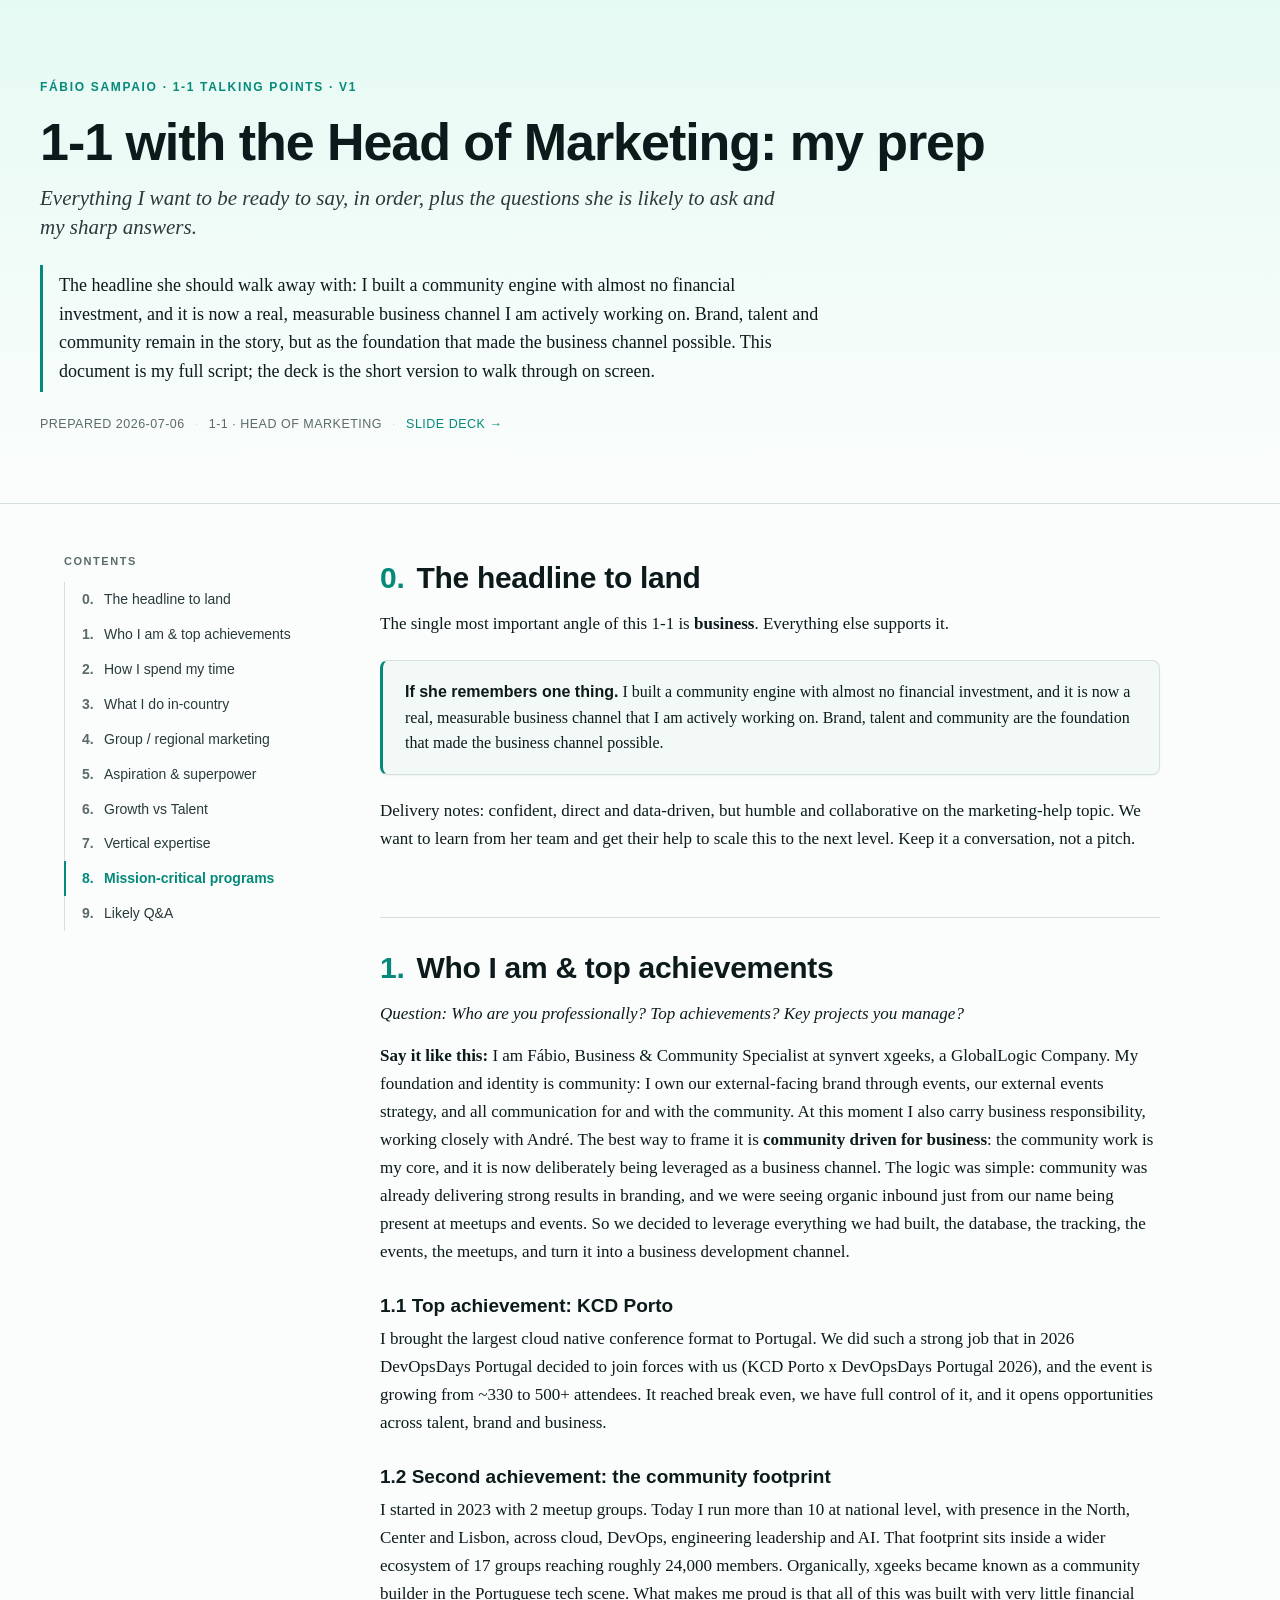
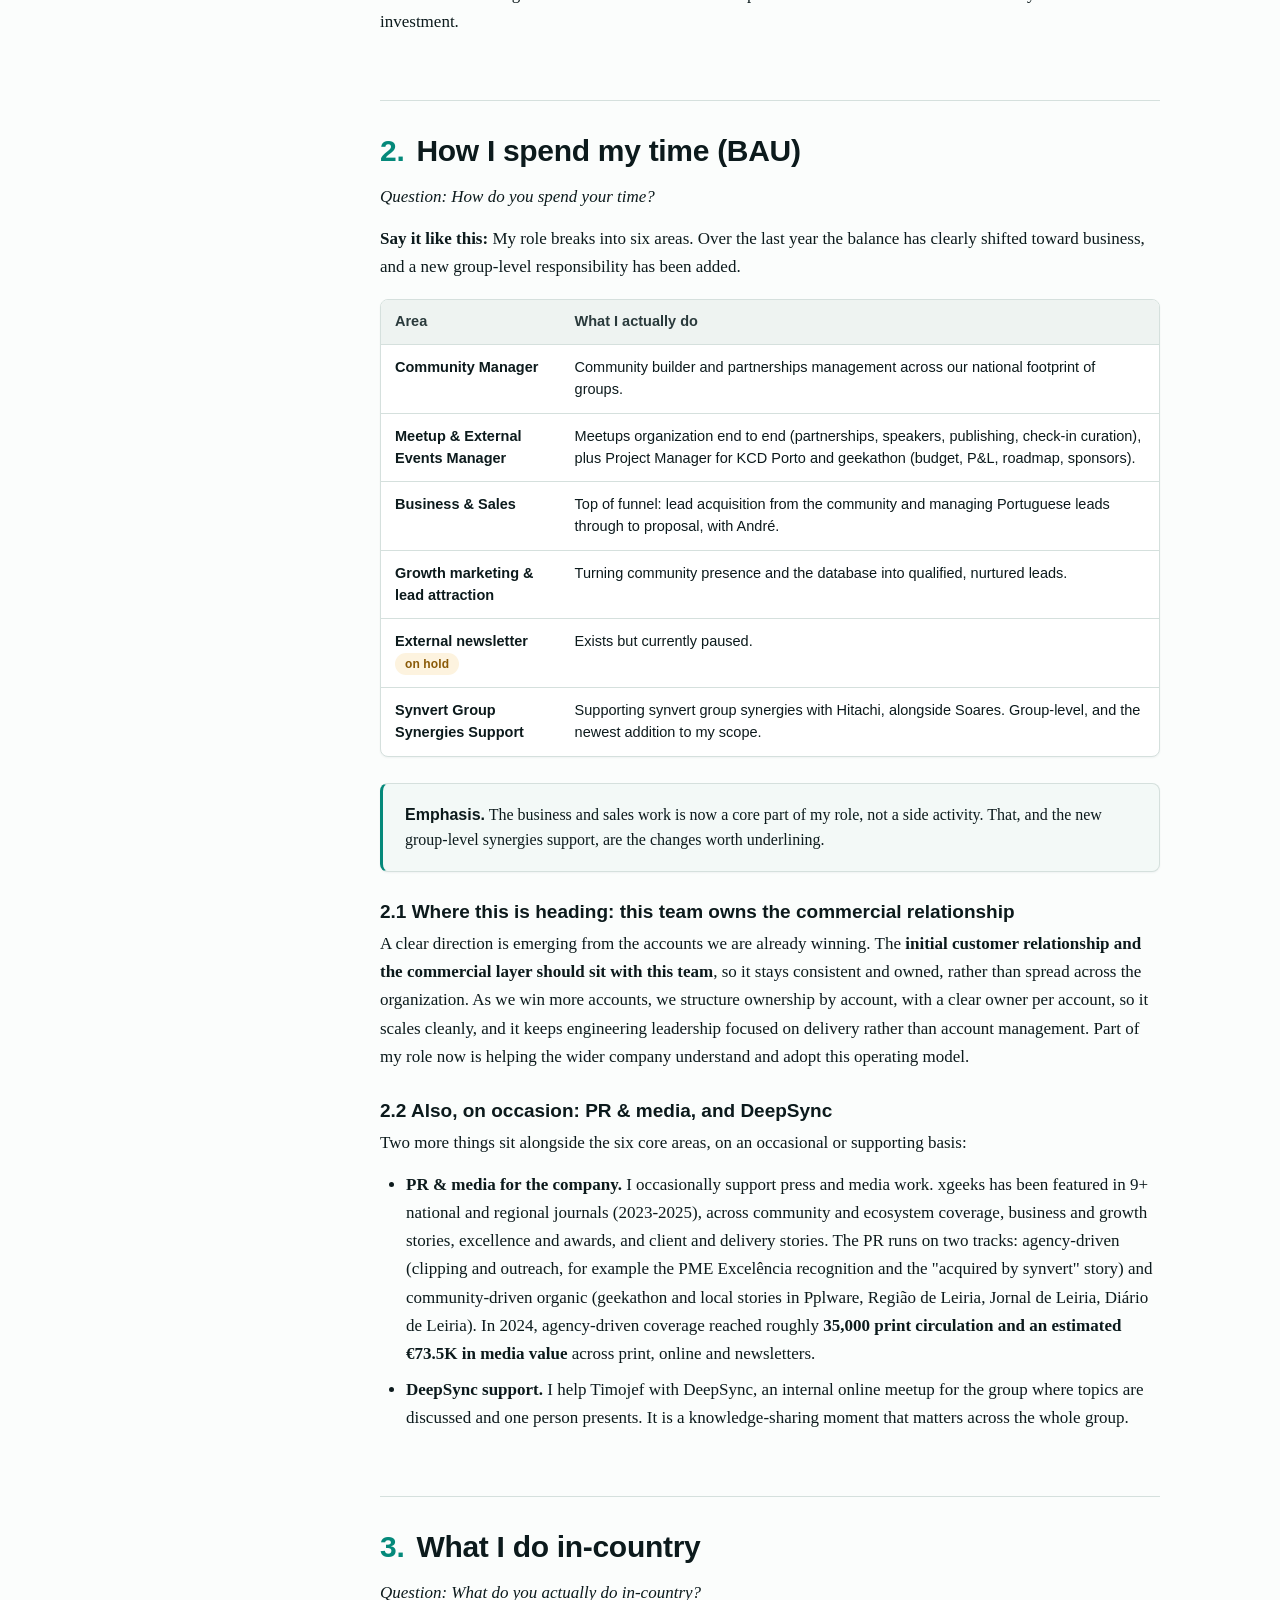
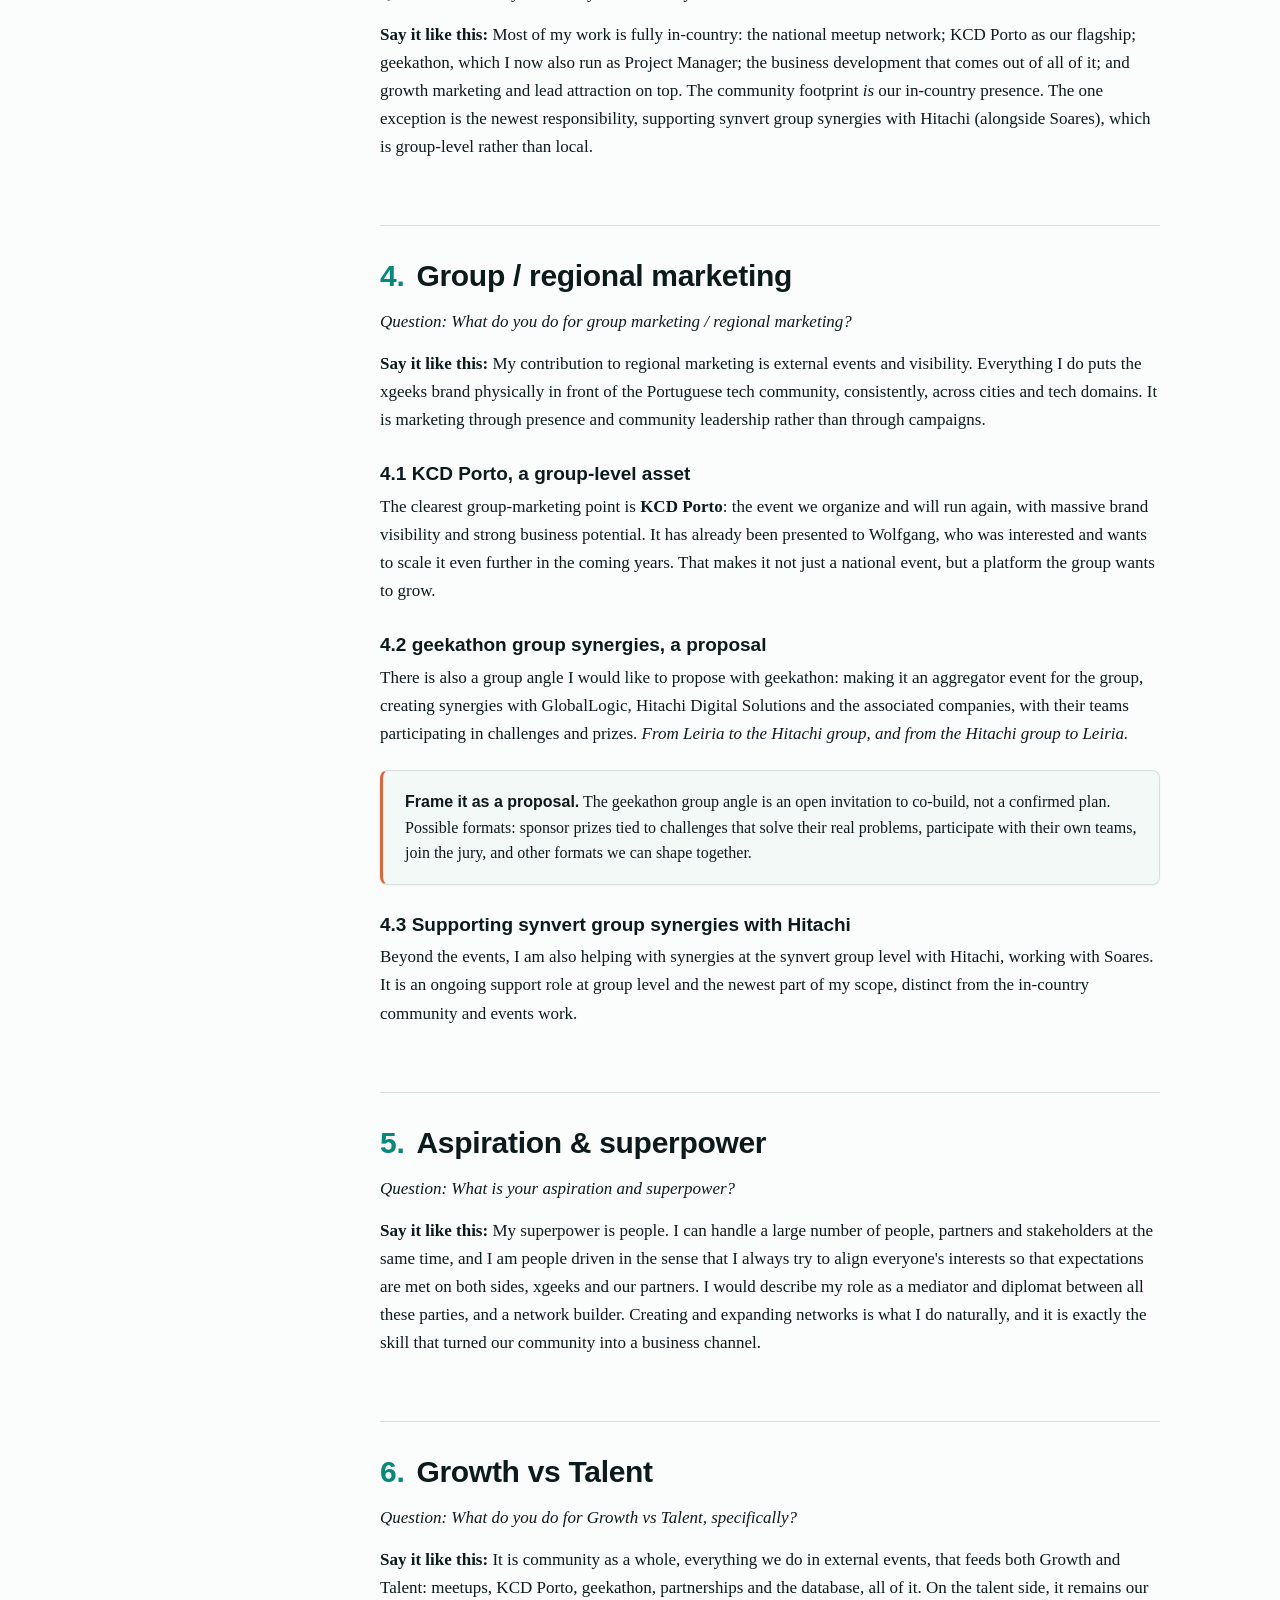
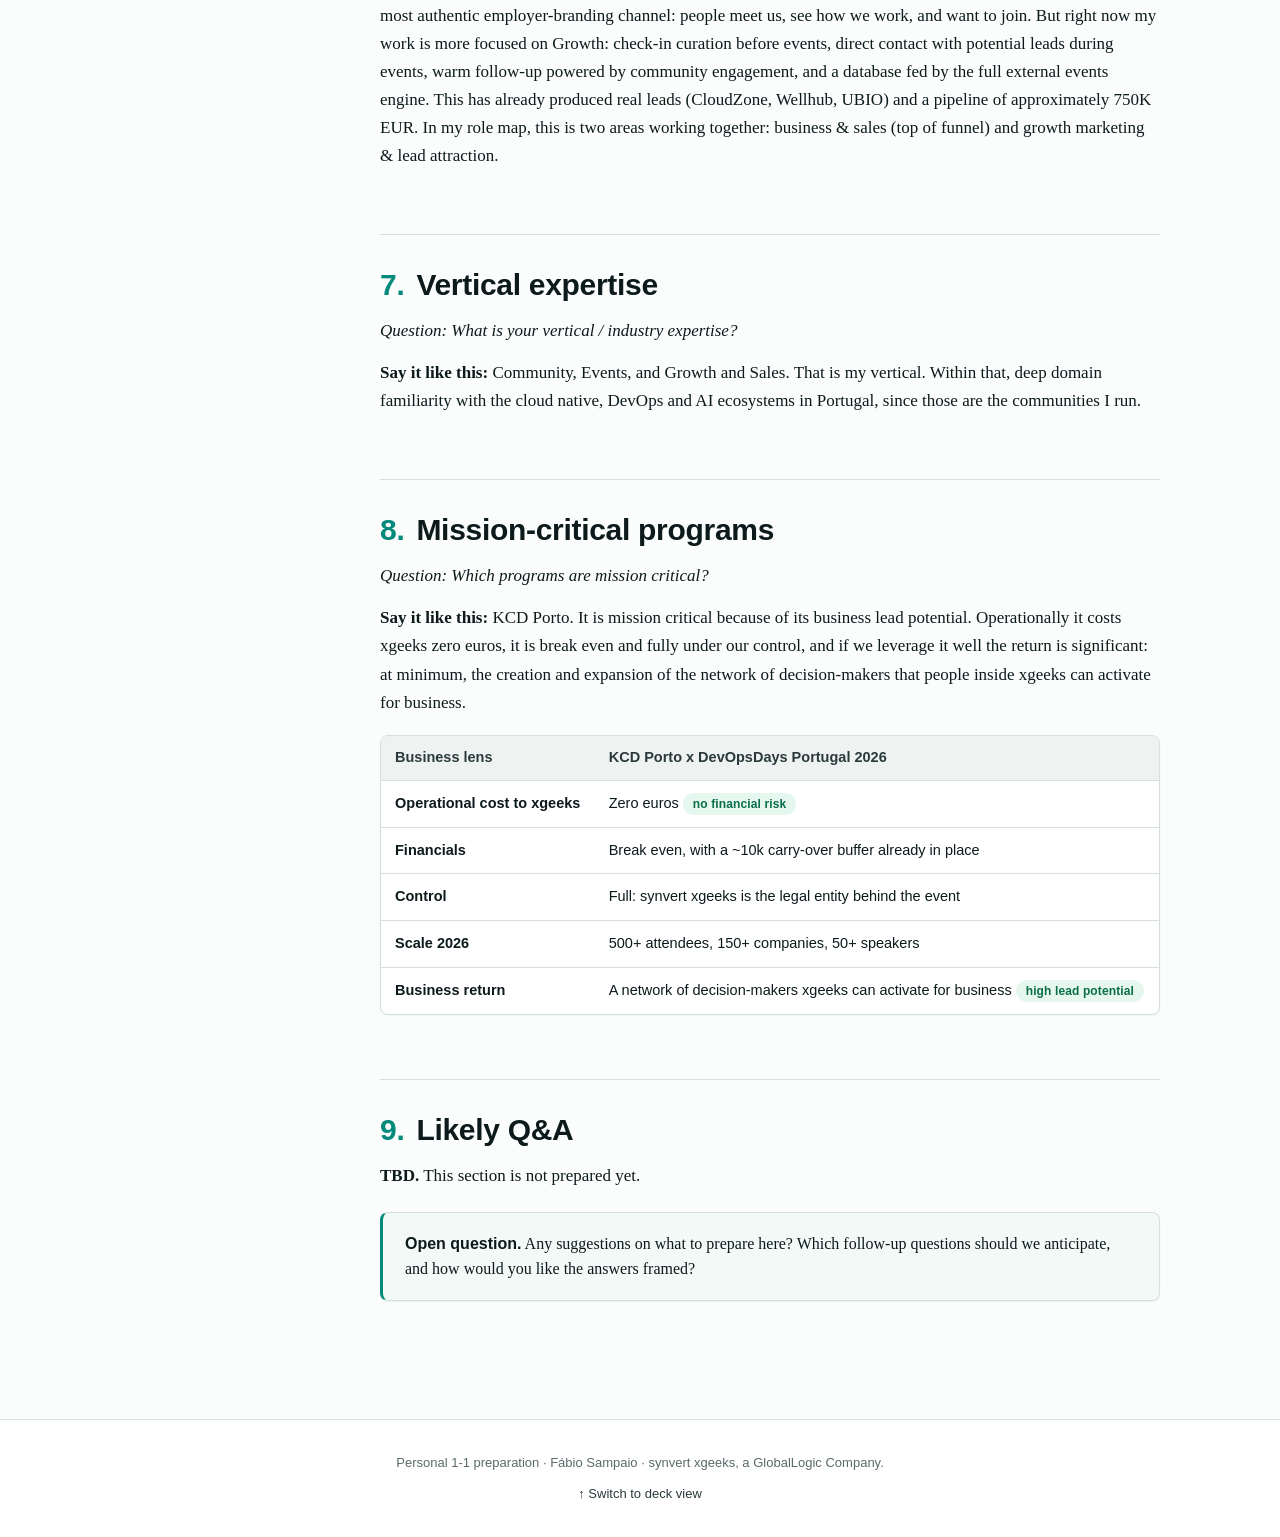
<file: marketing-1-1/analysis.html>
<!doctype html>
<html lang="en">
<head>
<meta charset="utf-8">
<meta name="viewport" content="width=device-width,initial-scale=1">
<title>1-1 · Talking Points &amp; Q&amp;A · synvert xgeeks</title>
<meta name="description" content="Full talking points and Q&A guide for Fábio Sampaio's 1-1 with the Head of Marketing: community as a business channel.">
<meta name="theme-color" content="#03161a">
<!--
  Document view (long-form companion to index.html).
  SELF-CONTAINED: all CSS + JS live inline below so this folder opens standalone.
  Light + dark via prefers-color-scheme. This is a DIFFERENT design system from
  index.html (serif body, system sans headings) — do NOT copy deck tokens here.
-->
<style>
/* ============================================================
   Document-view stylesheet — synvert xgeeks brand palette
   (Techno Green / Dark Space / coral). Light + dark.
   ============================================================ */
:root {
  --ink: #0c1a1c;
  --ink-soft: #2a3a3c;
  --muted: #5b6a6b;
  --rule: #d5e0dd;
  --rule-soft: #eef3f1;
  --accent: #04897a;          /* readable green on light bg */
  --accent-bright: #00EBB6;   /* Techno Green */
  --accent-soft: #e6faf4;
  --accent-strong: #002E33;   /* Dark Space */
  --warm: #e2643a;            /* coral, darkened for contrast */
  --bg: #fbfdfc;
  --bg-card: #ffffff;
  --bg-callout: #f3f9f7;
  --good-bg: #e6f7ef; --good-fg: #0a6e4b;
  --warn-bg: #fdf3df; --warn-fg: #8a5a08;
  --bad-bg:  #fdeae5; --bad-fg:  #a23a1c;
  --shadow-sm: 0 1px 2px rgba(0, 46, 51, 0.05);
  --shadow-md: 0 4px 18px rgba(0, 46, 51, 0.07);
}
@media (prefers-color-scheme: dark) {
  :root {
    --ink: #eef5f3;
    --ink-soft: #c5d2cf;
    --rule: #1f3539;
    --rule-soft: #15282b;
    --muted: #879895;
    --accent: #00EBB6;
    --accent-bright: #00EBB6;
    --accent-soft: #0d2a2b;
    --accent-strong: #8fe9d8;
    --warm: #ff966e;
    --bg: #03161a;
    --bg-card: #082023;
    --bg-callout: #0a2528;
    --good-bg: #0a2a1d; --good-fg: #5fe3b0;
    --warn-bg: #2a1f0a; --warn-fg: #f1c45a;
    --bad-bg:  #2a1411; --bad-fg:  #f4a48a;
    --shadow-md: 0 4px 24px rgba(0, 0, 0, 0.45);
  }
}
* { box-sizing: border-box; }
html { scroll-behavior: smooth; scroll-padding-top: 24px; }
body {
  margin: 0;
  background: var(--bg);
  color: var(--ink);
  font-family: "Charter", "Iowan Old Style", "Georgia", "Times New Roman", serif;
  font-size: 17px;
  line-height: 1.65;
  -webkit-font-smoothing: antialiased;
  text-rendering: optimizeLegibility;
}
h1, h2, h3, h4, nav, table, .kicker, .pill, .callout-head, code, .mono,
.hero__meta, .toc, .site-footer, button {
  font-family: -apple-system, BlinkMacSystemFont, "Inter", "Segoe UI",
               "Helvetica Neue", Arial, sans-serif;
}
a { color: var(--accent); text-decoration: none; }
a:hover { text-decoration: underline; text-decoration-thickness: 1.5px; text-underline-offset: 3px; }
code, .mono {
  font-family: ui-monospace, "SF Mono", Menlo, Consolas, monospace;
  font-size: 0.88em;
  background: var(--rule-soft);
  padding: 2px 6px;
  border-radius: 4px;
  color: var(--ink);
}
/* ---------------- Hero ---------------- */
.hero {
  background: linear-gradient(180deg, var(--accent-soft) 0%, transparent 100%);
  border-bottom: 1px solid var(--rule);
  padding: 72px 24px 56px;
}
.hero__inner { max-width: 1200px; margin: 0 auto; }
.kicker {
  display: inline-block;
  font-size: 12px;
  text-transform: uppercase;
  letter-spacing: 0.14em;
  color: var(--accent);
  font-weight: 600;
  margin-bottom: 16px;
}
.hero h1 {
  font-family: -apple-system, BlinkMacSystemFont, "Inter", "Segoe UI", sans-serif;
  font-size: clamp(32px, 5vw, 52px);
  line-height: 1.08;
  letter-spacing: -0.02em;
  font-weight: 650;
  margin: 0 0 14px 0;
  color: var(--ink);
}
.hero__subtitle {
  font-size: clamp(17px, 2vw, 21px);
  color: var(--ink-soft);
  font-style: italic;
  max-width: 760px;
  margin: 0 0 22px 0;
  line-height: 1.4;
}
.hero__lede {
  max-width: 780px;
  font-size: 18px;
  line-height: 1.6;
  color: var(--ink);
  border-left: 3px solid var(--accent);
  padding: 6px 0 6px 16px;
  margin: 8px 0 0 0;
}
.hero__meta {
  margin-top: 22px;
  font-size: 12.5px;
  letter-spacing: 0.04em;
  color: var(--muted);
  text-transform: uppercase;
}
.hero__meta span + span::before { content: "·"; margin: 0 10px; color: var(--rule); }
/* ---------------- Layout ---------------- */
.layout {
  display: grid;
  grid-template-columns: 260px minmax(0, 1fr);
  gap: 56px;
  max-width: 1200px;
  margin: 0 auto;
  padding: 48px 24px 96px;
}
@media (max-width: 900px) {
  .layout { grid-template-columns: 1fr; gap: 24px; padding: 24px 18px 64px; }
}
/* ---------------- Sticky TOC ---------------- */
.toc { position: sticky; top: 24px; align-self: start; font-size: 14px; }
.toc__title {
  font-size: 11px;
  letter-spacing: 0.14em;
  text-transform: uppercase;
  color: var(--muted);
  font-weight: 600;
  margin: 0 0 12px 0;
}
.toc ol { list-style: none; padding: 0; margin: 0; border-left: 1px solid var(--rule); }
.toc li { margin: 0; }
.toc a {
  display: block;
  padding: 8px 0 8px 16px;
  margin-left: -1px;
  color: var(--ink-soft);
  border-left: 2px solid transparent;
  transition: color 120ms, border-color 120ms;
  line-height: 1.35;
}
.toc a:hover { color: var(--ink); text-decoration: none; border-left-color: var(--rule); }
.toc a.is-active { color: var(--accent); border-left-color: var(--accent); font-weight: 600; }
.toc__num { display: inline-block; width: 22px; color: var(--muted); font-weight: 600; }
.toc a.is-active .toc__num { color: var(--accent); }
@media (max-width: 900px) {
  .toc { position: static; padding-bottom: 8px; border-bottom: 1px solid var(--rule); }
  .toc ol { border-left: none; }
  .toc a { padding-left: 0; border-left: none; }
  .toc a.is-active { border-left: none; }
}
/* ---------------- Content ---------------- */
.content { max-width: 780px; }
.content > section { padding-top: 8px; }
.content > section + section {
  margin-top: 64px;
  padding-top: 32px;
  border-top: 1px solid var(--rule);
}
.content h2 {
  font-size: clamp(24px, 3vw, 30px);
  line-height: 1.2;
  letter-spacing: -0.01em;
  font-weight: 650;
  color: var(--ink);
  margin: 0 0 14px 0;
  scroll-margin-top: 24px;
}
.content h2 .section-num { display: inline-block; margin-right: 12px; color: var(--accent); font-weight: 600; }
.content h3 { font-size: 19px; line-height: 1.3; font-weight: 650; color: var(--ink); margin: 28px 0 6px 0; }
.content h4 { font-size: 15px; line-height: 1.35; font-weight: 650; color: var(--ink-soft); margin: 18px 0 6px 0; }
.content p { margin: 0 0 14px 0; }
.content ul, .content ol { margin: 0 0 18px 0; padding-left: 26px; }
.content li { margin-bottom: 8px; }
.content li > strong, .content em, .content strong { color: var(--ink); }
/* ---------------- Callouts ---------------- */
.callout {
  background: var(--bg-callout);
  border: 1px solid var(--rule);
  border-left: 3px solid var(--accent);
  border-radius: 8px;
  padding: 18px 22px;
  margin: 22px 0;
  font-size: 16px;
  line-height: 1.6;
  box-shadow: var(--shadow-sm);
}
.callout-head { font-weight: 650; color: var(--ink); }
.callout.warm { border-left-color: var(--warm); }
/* ---------------- Tables ---------------- */
.table-wrap {
  overflow-x: auto;
  margin: 18px 0 26px 0;
  border: 1px solid var(--rule);
  border-radius: 8px;
  background: var(--bg-card);
  box-shadow: var(--shadow-sm);
}
table {
  width: 100%;
  border-collapse: collapse;
  font-size: 14.5px;
  font-family: -apple-system, BlinkMacSystemFont, "Inter", "Segoe UI", sans-serif;
}
thead th {
  background: var(--rule-soft);
  color: var(--ink-soft);
  text-align: left;
  font-weight: 600;
  padding: 10px 14px;
  border-bottom: 1px solid var(--rule);
  white-space: nowrap;
}
tbody td {
  padding: 12px 14px;
  border-bottom: 1px solid var(--rule);
  vertical-align: top;
  color: var(--ink);
  line-height: 1.5;
}
tbody tr:last-child td { border-bottom: none; }
.pill {
  display: inline-block;
  font-size: 12px;
  padding: 2px 10px;
  border-radius: 999px;
  font-weight: 650;
  letter-spacing: 0.01em;
}
.pill.good { background: var(--good-bg); color: var(--good-fg); }
.pill.warn { background: var(--warn-bg); color: var(--warn-fg); }
.pill.bad  { background: var(--bad-bg);  color: var(--bad-fg); }
/* ---------------- Footer ---------------- */
.site-footer {
  border-top: 1px solid var(--rule);
  padding: 32px 24px;
  text-align: center;
  color: var(--muted);
  font-size: 13px;
  background: var(--bg-card);
}
.site-footer p { margin: 0; }
.site-footer a { color: var(--ink-soft); }
/* ---------------- Print fallback ---------------- */
@media print {
  .hero { background: none; padding: 24pt 0 12pt; }
  .toc, .site-footer { display: none; }
  .layout { display: block; padding: 0; }
  .content { max-width: none; }
}
</style>
</head>
<body>

<header class="hero">
  <div class="hero__inner">
    <span class="kicker">Fábio Sampaio · 1-1 talking points · v1</span>
    <h1>1-1 with the Head of Marketing: my prep</h1>
    <p class="hero__subtitle">Everything I want to be ready to say, in order, plus the questions she is likely to ask and my sharp answers.</p>
    <p class="hero__lede">The headline she should walk away with: I built a community engine with almost no financial investment, and it is now a real, measurable business channel I am actively working on. Brand, talent and community remain in the story, but as the foundation that made the business channel possible. This document is my full script; the deck is the short version to walk through on screen.</p>
    <p class="hero__meta"><span>Prepared 2026-07-06</span><span>1-1 · Head of Marketing</span><span><a href="index.html">Slide deck →</a></span></p>
  </div>
</header>

<div class="layout">

  <nav class="toc" aria-label="Table of contents">
    <p class="toc__title">Contents</p>
    <ol>
      <li><a href="#headline"><span class="toc__num">0.</span>The headline to land</a></li>
      <li><a href="#intro"><span class="toc__num">1.</span>Who I am &amp; top achievements</a></li>
      <li><a href="#time"><span class="toc__num">2.</span>How I spend my time</a></li>
      <li><a href="#in-country"><span class="toc__num">3.</span>What I do in-country</a></li>
      <li><a href="#group"><span class="toc__num">4.</span>Group / regional marketing</a></li>
      <li><a href="#superpower"><span class="toc__num">5.</span>Aspiration &amp; superpower</a></li>
      <li><a href="#growth-talent"><span class="toc__num">6.</span>Growth vs Talent</a></li>
      <li><a href="#vertical"><span class="toc__num">7.</span>Vertical expertise</a></li>
      <li><a href="#mission-critical"><span class="toc__num">8.</span>Mission-critical programs</a></li>
      <li><a href="#qa"><span class="toc__num">9.</span>Likely Q&amp;A</a></li>
    </ol>
  </nav>

  <main class="content">

    <section id="headline">
      <h2><span class="section-num">0.</span>The headline to land</h2>
      <p>The single most important angle of this 1-1 is <strong>business</strong>. Everything else supports it.</p>
      <div class="callout">
        <span class="callout-head">If she remembers one thing.</span> I built a community engine with almost no financial investment, and it is now a real, measurable business channel that I am actively working on. Brand, talent and community are the foundation that made the business channel possible.
      </div>
      <p>Delivery notes: confident, direct and data-driven, but humble and collaborative on the marketing-help topic. We want to learn from her team and get their help to scale this to the next level. Keep it a conversation, not a pitch.</p>
    </section>

    <section id="intro">
      <h2><span class="section-num">1.</span>Who I am &amp; top achievements</h2>
      <p><em>Question: Who are you professionally? Top achievements? Key projects you manage?</em></p>
      <p><strong>Say it like this:</strong> I am Fábio, Business &amp; Community Specialist at synvert xgeeks, a GlobalLogic Company. My foundation and identity is community: I own our external-facing brand through events, our external events strategy, and all communication for and with the community. At this moment I also carry business responsibility, working closely with André. The best way to frame it is <strong>community driven for business</strong>: the community work is my core, and it is now deliberately being leveraged as a business channel. The logic was simple: community was already delivering strong results in branding, and we were seeing organic inbound just from our name being present at meetups and events. So we decided to leverage everything we had built, the database, the tracking, the events, the meetups, and turn it into a business development channel.</p>
      <h3>1.1  Top achievement: KCD Porto</h3>
      <p>I brought the largest cloud native conference format to Portugal. We did such a strong job that in 2026 DevOpsDays Portugal decided to join forces with us (KCD Porto x DevOpsDays Portugal 2026), and the event is growing from ~330 to 500+ attendees. It reached break even, we have full control of it, and it opens opportunities across talent, brand and business.</p>
      <h3>1.2  Second achievement: the community footprint</h3>
      <p>I started in 2023 with 2 meetup groups. Today I run more than 10 at national level, with presence in the North, Center and Lisbon, across cloud, DevOps, engineering leadership and AI. That footprint sits inside a wider ecosystem of 17 groups reaching roughly 24,000 members. Organically, xgeeks became known as a community builder in the Portuguese tech scene. What makes me proud is that all of this was built with very little financial investment.</p>
    </section>

    <section id="time">
      <h2><span class="section-num">2.</span>How I spend my time (BAU)</h2>
      <p><em>Question: How do you spend your time?</em></p>
      <p><strong>Say it like this:</strong> My role breaks into six areas. Over the last year the balance has clearly shifted toward business, and a new group-level responsibility has been added.</p>
      <div class="table-wrap"><table>
        <thead><tr><th>Area</th><th>What I actually do</th></tr></thead>
        <tbody>
          <tr><td><strong>Community Manager</strong></td><td>Community builder and partnerships management across our national footprint of groups.</td></tr>
          <tr><td><strong>Meetup &amp; External Events Manager</strong></td><td>Meetups organization end to end (partnerships, speakers, publishing, check-in curation), plus Project Manager for KCD Porto and geekathon (budget, P&amp;L, roadmap, sponsors).</td></tr>
          <tr><td><strong>Business &amp; Sales</strong></td><td>Top of funnel: lead acquisition from the community and managing Portuguese leads through to proposal, with André.</td></tr>
          <tr><td><strong>Growth marketing &amp; lead attraction</strong></td><td>Turning community presence and the database into qualified, nurtured leads.</td></tr>
          <tr><td><strong>External newsletter</strong> <span class="pill warn">on hold</span></td><td>Exists but currently paused.</td></tr>
          <tr><td><strong>Synvert Group Synergies Support</strong></td><td>Supporting synvert group synergies with Hitachi, alongside Soares. Group-level, and the newest addition to my scope.</td></tr>
        </tbody>
      </table></div>
      <div class="callout"><span class="callout-head">Emphasis.</span> The business and sales work is now a core part of my role, not a side activity. That, and the new group-level synergies support, are the changes worth underlining.</div>
      <h3>2.1  Where this is heading: this team owns the commercial relationship</h3>
      <p>A clear direction is emerging from the accounts we are already winning. The <strong>initial customer relationship and the commercial layer should sit with this team</strong>, so it stays consistent and owned, rather than spread across the organization. As we win more accounts, we structure ownership by account, with a clear owner per account, so it scales cleanly, and it keeps engineering leadership focused on delivery rather than account management. Part of my role now is helping the wider company understand and adopt this operating model.</p>
      <h3>2.2  Also, on occasion: PR &amp; media, and DeepSync</h3>
      <p>Two more things sit alongside the six core areas, on an occasional or supporting basis:</p>
      <ul>
        <li><strong>PR &amp; media for the company.</strong> I occasionally support press and media work. xgeeks has been featured in 9+ national and regional journals (2023-2025), across community and ecosystem coverage, business and growth stories, excellence and awards, and client and delivery stories. The PR runs on two tracks: agency-driven (clipping and outreach, for example the PME Excelência recognition and the "acquired by synvert" story) and community-driven organic (geekathon and local stories in Pplware, Região de Leiria, Jornal de Leiria, Diário de Leiria). In 2024, agency-driven coverage reached roughly <strong>35,000 print circulation and an estimated €73.5K in media value</strong> across print, online and newsletters.</li>
        <li><strong>DeepSync support.</strong> I help Timojef with DeepSync, an internal online meetup for the group where topics are discussed and one person presents. It is a knowledge-sharing moment that matters across the whole group.</li>
      </ul>
    </section>

    <section id="in-country">
      <h2><span class="section-num">3.</span>What I do in-country</h2>
      <p><em>Question: What do you actually do in-country?</em></p>
      <p><strong>Say it like this:</strong> Most of my work is fully in-country: the national meetup network; KCD Porto as our flagship; geekathon, which I now also run as Project Manager; the business development that comes out of all of it; and growth marketing and lead attraction on top. The community footprint <em>is</em> our in-country presence. The one exception is the newest responsibility, supporting synvert group synergies with Hitachi (alongside Soares), which is group-level rather than local.</p>
    </section>

    <section id="group">
      <h2><span class="section-num">4.</span>Group / regional marketing</h2>
      <p><em>Question: What do you do for group marketing / regional marketing?</em></p>
      <p><strong>Say it like this:</strong> My contribution to regional marketing is external events and visibility. Everything I do puts the xgeeks brand physically in front of the Portuguese tech community, consistently, across cities and tech domains. It is marketing through presence and community leadership rather than through campaigns.</p>
      <h3>4.1  KCD Porto, a group-level asset</h3>
      <p>The clearest group-marketing point is <strong>KCD Porto</strong>: the event we organize and will run again, with massive brand visibility and strong business potential. It has already been presented to Wolfgang, who was interested and wants to scale it even further in the coming years. That makes it not just a national event, but a platform the group wants to grow.</p>
      <h3>4.2  geekathon group synergies, a proposal</h3>
      <p>There is also a group angle I would like to propose with geekathon: making it an aggregator event for the group, creating synergies with GlobalLogic, Hitachi Digital Solutions and the associated companies, with their teams participating in challenges and prizes. <em>From Leiria to the Hitachi group, and from the Hitachi group to Leiria.</em></p>
      <div class="callout warm"><span class="callout-head">Frame it as a proposal.</span> The geekathon group angle is an open invitation to co-build, not a confirmed plan. Possible formats: sponsor prizes tied to challenges that solve their real problems, participate with their own teams, join the jury, and other formats we can shape together.</div>
      <h3>4.3  Supporting synvert group synergies with Hitachi</h3>
      <p>Beyond the events, I am also helping with synergies at the synvert group level with Hitachi, working with Soares. It is an ongoing support role at group level and the newest part of my scope, distinct from the in-country community and events work.</p>
    </section>

    <section id="superpower">
      <h2><span class="section-num">5.</span>Aspiration &amp; superpower</h2>
      <p><em>Question: What is your aspiration and superpower?</em></p>
      <p><strong>Say it like this:</strong> My superpower is people. I can handle a large number of people, partners and stakeholders at the same time, and I am people driven in the sense that I always try to align everyone's interests so that expectations are met on both sides, xgeeks and our partners. I would describe my role as a mediator and diplomat between all these parties, and a network builder. Creating and expanding networks is what I do naturally, and it is exactly the skill that turned our community into a business channel.</p>
    </section>

    <section id="growth-talent">
      <h2><span class="section-num">6.</span>Growth vs Talent</h2>
      <p><em>Question: What do you do for Growth vs Talent, specifically?</em></p>
      <p><strong>Say it like this:</strong> It is community as a whole, everything we do in external events, that feeds both Growth and Talent: meetups, KCD Porto, geekathon, partnerships and the database, all of it. On the talent side, it remains our most authentic employer-branding channel: people meet us, see how we work, and want to join. But right now my work is more focused on Growth: check-in curation before events, direct contact with potential leads during events, warm follow-up powered by community engagement, and a database fed by the full external events engine. This has already produced real leads (CloudZone, Wellhub, UBIO) and a pipeline of approximately 750K EUR. In my role map, this is two areas working together: business &amp; sales (top of funnel) and growth marketing &amp; lead attraction.</p>
    </section>

    <section id="vertical">
      <h2><span class="section-num">7.</span>Vertical expertise</h2>
      <p><em>Question: What is your vertical / industry expertise?</em></p>
      <p><strong>Say it like this:</strong> Community, Events, and Growth and Sales. That is my vertical. Within that, deep domain familiarity with the cloud native, DevOps and AI ecosystems in Portugal, since those are the communities I run.</p>
    </section>

    <section id="mission-critical">
      <h2><span class="section-num">8.</span>Mission-critical programs</h2>
      <p><em>Question: Which programs are mission critical?</em></p>
      <p><strong>Say it like this:</strong> KCD Porto. It is mission critical because of its business lead potential. Operationally it costs xgeeks zero euros, it is break even and fully under our control, and if we leverage it well the return is significant: at minimum, the creation and expansion of the network of decision-makers that people inside xgeeks can activate for business.</p>
      <div class="table-wrap"><table>
        <thead><tr><th>Business lens</th><th>KCD Porto x DevOpsDays Portugal 2026</th></tr></thead>
        <tbody>
          <tr><td><strong>Operational cost to xgeeks</strong></td><td>Zero euros <span class="pill good">no financial risk</span></td></tr>
          <tr><td><strong>Financials</strong></td><td>Break even, with a ~10k carry-over buffer already in place</td></tr>
          <tr><td><strong>Control</strong></td><td>Full: synvert xgeeks is the legal entity behind the event</td></tr>
          <tr><td><strong>Scale 2026</strong></td><td>500+ attendees, 150+ companies, 50+ speakers</td></tr>
          <tr><td><strong>Business return</strong></td><td>A network of decision-makers xgeeks can activate for business <span class="pill good">high lead potential</span></td></tr>
        </tbody>
      </table></div>
    </section>

    <section id="qa">
      <h2><span class="section-num">9.</span>Likely Q&amp;A</h2>
      <p><strong>TBD.</strong> This section is not prepared yet.</p>
      <div class="callout"><span class="callout-head">Open question.</span> Any suggestions on what to prepare here? Which follow-up questions should we anticipate, and how would you like the answers framed?</div>
    </section>

  </main>
</div>

<footer class="site-footer">
  <p>Personal 1-1 preparation · Fábio Sampaio · synvert xgeeks, a GlobalLogic Company.</p>
  <p style="margin-top: 10px;"><a href="index.html">↑  Switch to deck view</a></p>
</footer>

<script>
// Sticky-TOC active-section highlighter using IntersectionObserver.
(function () {
  const sections = Array.from(document.querySelectorAll(".content > section[id]"));
  const links = new Map(
    Array.from(document.querySelectorAll(".toc a[href^='#']"))
      .map(a => [a.getAttribute("href").slice(1), a])
  );
  if (!sections.length || !links.size) return;
  const setActive = (id) => {
    links.forEach((a, key) => a.classList.toggle("is-active", key === id));
  };
  const io = new IntersectionObserver((entries) => {
    const visible = entries
      .filter(e => e.isIntersecting)
      .sort((a, b) => a.target.getBoundingClientRect().top - b.target.getBoundingClientRect().top);
    if (visible.length) setActive(visible[0].target.id);
  }, { rootMargin: "-30% 0px -55% 0px", threshold: 0 });
  sections.forEach(s => io.observe(s));
})();
</script>
</body>
</html>
</file>
<file: assets/styles.css>
/* ============================================================
   KCD Sponsor → Business Development — document-view stylesheet
   synvert xgeeks brand palette (Techno Green / Dark Space / coral)
   ============================================================ */

:root {
  --ink: #0c1a1c;
  --ink-soft: #2a3a3c;
  --muted: #5b6a6b;
  --rule: #d5e0dd;
  --rule-soft: #eef3f1;
  --accent: #04897a;          /* readable green on light bg */
  --accent-bright: #00EBB6;   /* Techno Green */
  --accent-soft: #e6faf4;
  --accent-strong: #002E33;   /* Dark Space */
  --warm: #e2643a;            /* coral, darkened for contrast */
  --bg: #fbfdfc;
  --bg-card: #ffffff;
  --bg-callout: #f3f9f7;
  --good-bg: #e6f7ef; --good-fg: #0a6e4b;
  --warn-bg: #fdf3df; --warn-fg: #8a5a08;
  --bad-bg:  #fdeae5; --bad-fg:  #a23a1c;
  --shadow-sm: 0 1px 2px rgba(0, 46, 51, 0.05);
  --shadow-md: 0 4px 18px rgba(0, 46, 51, 0.07);
}

@media (prefers-color-scheme: dark) {
  :root {
    --ink: #eef5f3;
    --ink-soft: #c5d2cf;
    --rule: #1f3539;
    --rule-soft: #15282b;
    --muted: #879895;
    --accent: #00EBB6;
    --accent-bright: #00EBB6;
    --accent-soft: #0d2a2b;
    --accent-strong: #8fe9d8;
    --warm: #ff966e;
    --bg: #03161a;
    --bg-card: #082023;
    --bg-callout: #0a2528;
    --good-bg: #0a2a1d; --good-fg: #5fe3b0;
    --warn-bg: #2a1f0a; --warn-fg: #f1c45a;
    --bad-bg:  #2a1411; --bad-fg:  #f4a48a;
    --shadow-md: 0 4px 24px rgba(0, 0, 0, 0.45);
  }
}

* { box-sizing: border-box; }

html { scroll-behavior: smooth; scroll-padding-top: 24px; }

body {
  margin: 0;
  background: var(--bg);
  color: var(--ink);
  font-family: "Charter", "Iowan Old Style", "Georgia", "Times New Roman", serif;
  font-size: 17px;
  line-height: 1.65;
  -webkit-font-smoothing: antialiased;
  text-rendering: optimizeLegibility;
}

h1, h2, h3, h4, nav, table, .kicker, .pill, .callout-head, code, .mono,
.hero__meta, .toc, .site-footer, button {
  font-family: -apple-system, BlinkMacSystemFont, "Inter", "Segoe UI",
               "Helvetica Neue", Arial, sans-serif;
}

a { color: var(--accent); text-decoration: none; }
a:hover { text-decoration: underline; text-decoration-thickness: 1.5px; text-underline-offset: 3px; }

code, .mono {
  font-family: ui-monospace, "SF Mono", Menlo, Consolas, monospace;
  font-size: 0.88em;
  background: var(--rule-soft);
  padding: 2px 6px;
  border-radius: 4px;
  color: var(--ink);
}

/* ---------------- Hero ---------------- */

.hero {
  background: linear-gradient(180deg, var(--accent-soft) 0%, transparent 100%);
  border-bottom: 1px solid var(--rule);
  padding: 72px 24px 56px;
}
.hero__inner { max-width: 1200px; margin: 0 auto; }
.kicker {
  display: inline-block;
  font-size: 12px;
  text-transform: uppercase;
  letter-spacing: 0.14em;
  color: var(--accent);
  font-weight: 600;
  margin-bottom: 16px;
}
.hero h1 {
  font-family: -apple-system, BlinkMacSystemFont, "Inter", "Segoe UI", sans-serif;
  font-size: clamp(32px, 5vw, 52px);
  line-height: 1.08;
  letter-spacing: -0.02em;
  font-weight: 650;
  margin: 0 0 14px 0;
  color: var(--ink);
}
.hero__subtitle {
  font-size: clamp(17px, 2vw, 21px);
  color: var(--ink-soft);
  font-style: italic;
  max-width: 760px;
  margin: 0 0 22px 0;
  line-height: 1.4;
}
.hero__lede {
  max-width: 780px;
  font-size: 18px;
  line-height: 1.6;
  color: var(--ink);
  border-left: 3px solid var(--accent);
  padding: 6px 0 6px 16px;
  margin: 8px 0 0 0;
}
.hero__meta {
  margin-top: 22px;
  font-size: 12.5px;
  letter-spacing: 0.04em;
  color: var(--muted);
  text-transform: uppercase;
}
.hero__meta span + span::before { content: "·"; margin: 0 10px; color: var(--rule); }

/* ---------------- Layout ---------------- */

.layout {
  display: grid;
  grid-template-columns: 260px minmax(0, 1fr);
  gap: 56px;
  max-width: 1200px;
  margin: 0 auto;
  padding: 48px 24px 96px;
}
@media (max-width: 900px) {
  .layout { grid-template-columns: 1fr; gap: 24px; padding: 24px 18px 64px; }
}

/* ---------------- Sticky TOC ---------------- */

.toc { position: sticky; top: 24px; align-self: start; font-size: 14px; }
.toc__title {
  font-size: 11px;
  letter-spacing: 0.14em;
  text-transform: uppercase;
  color: var(--muted);
  font-weight: 600;
  margin: 0 0 12px 0;
}
.toc ol { list-style: none; padding: 0; margin: 0; border-left: 1px solid var(--rule); }
.toc li { margin: 0; }
.toc a {
  display: block;
  padding: 8px 0 8px 16px;
  margin-left: -1px;
  color: var(--ink-soft);
  border-left: 2px solid transparent;
  transition: color 120ms, border-color 120ms;
  line-height: 1.35;
}
.toc a:hover { color: var(--ink); text-decoration: none; border-left-color: var(--rule); }
.toc a.is-active { color: var(--accent); border-left-color: var(--accent); font-weight: 600; }
.toc__num { display: inline-block; width: 22px; color: var(--muted); font-weight: 600; }
.toc a.is-active .toc__num { color: var(--accent); }

@media (max-width: 900px) {
  .toc { position: static; padding-bottom: 8px; border-bottom: 1px solid var(--rule); }
  .toc ol { border-left: none; }
  .toc a { padding-left: 0; border-left: none; }
  .toc a.is-active { border-left: none; }
}

/* ---------------- Content ---------------- */

.content { max-width: 780px; }
.content > section { padding-top: 8px; }
.content > section + section {
  margin-top: 64px;
  padding-top: 32px;
  border-top: 1px solid var(--rule);
}
.content h2 {
  font-size: clamp(24px, 3vw, 30px);
  line-height: 1.2;
  letter-spacing: -0.01em;
  font-weight: 650;
  color: var(--ink);
  margin: 0 0 14px 0;
  scroll-margin-top: 24px;
}
.content h2 .section-num { display: inline-block; margin-right: 12px; color: var(--accent); font-weight: 600; }
.content h3 { font-size: 19px; line-height: 1.3; font-weight: 650; color: var(--ink); margin: 28px 0 6px 0; }
.content h4 { font-size: 15px; line-height: 1.35; font-weight: 650; color: var(--ink-soft); margin: 18px 0 6px 0; }
.content p { margin: 0 0 14px 0; }
.content ul, .content ol { margin: 0 0 18px 0; padding-left: 26px; }
.content li { margin-bottom: 8px; }
.content li > strong, .content em, .content strong { color: var(--ink); }

/* ---------------- Callouts ---------------- */

.callout {
  background: var(--bg-callout);
  border: 1px solid var(--rule);
  border-left: 3px solid var(--accent);
  border-radius: 8px;
  padding: 18px 22px;
  margin: 22px 0;
  font-size: 16px;
  line-height: 1.6;
  box-shadow: var(--shadow-sm);
}
.callout-head { font-weight: 650; color: var(--ink); }
.callout.warm { border-left-color: var(--warm); }

/* ---------------- Tables ---------------- */

.table-wrap {
  overflow-x: auto;
  margin: 18px 0 26px 0;
  border: 1px solid var(--rule);
  border-radius: 8px;
  background: var(--bg-card);
  box-shadow: var(--shadow-sm);
}
table {
  width: 100%;
  border-collapse: collapse;
  font-size: 14.5px;
  font-family: -apple-system, BlinkMacSystemFont, "Inter", "Segoe UI", sans-serif;
}
thead th {
  background: var(--rule-soft);
  color: var(--ink-soft);
  text-align: left;
  font-weight: 600;
  padding: 10px 14px;
  border-bottom: 1px solid var(--rule);
  white-space: nowrap;
}
tbody td {
  padding: 12px 14px;
  border-bottom: 1px solid var(--rule);
  vertical-align: top;
  color: var(--ink);
  line-height: 1.5;
}
tbody tr:last-child td { border-bottom: none; }

.pill {
  display: inline-block;
  font-size: 12px;
  padding: 2px 10px;
  border-radius: 999px;
  font-weight: 650;
  letter-spacing: 0.01em;
}
.pill.good { background: var(--good-bg); color: var(--good-fg); }
.pill.warn { background: var(--warn-bg); color: var(--warn-fg); }
.pill.bad  { background: var(--bad-bg);  color: var(--bad-fg); }

/* ---------------- Footer ---------------- */

.site-footer {
  border-top: 1px solid var(--rule);
  padding: 32px 24px;
  text-align: center;
  color: var(--muted);
  font-size: 13px;
  background: var(--bg-card);
}
.site-footer p { margin: 0; }
.site-footer a { color: var(--ink-soft); }

/* ---------------- Print fallback ---------------- */

@media print {
  .hero { background: none; padding: 24pt 0 12pt; }
  .toc, .site-footer { display: none; }
  .layout { display: block; padding: 0; }
  .content { max-width: none; }
}
</file>
